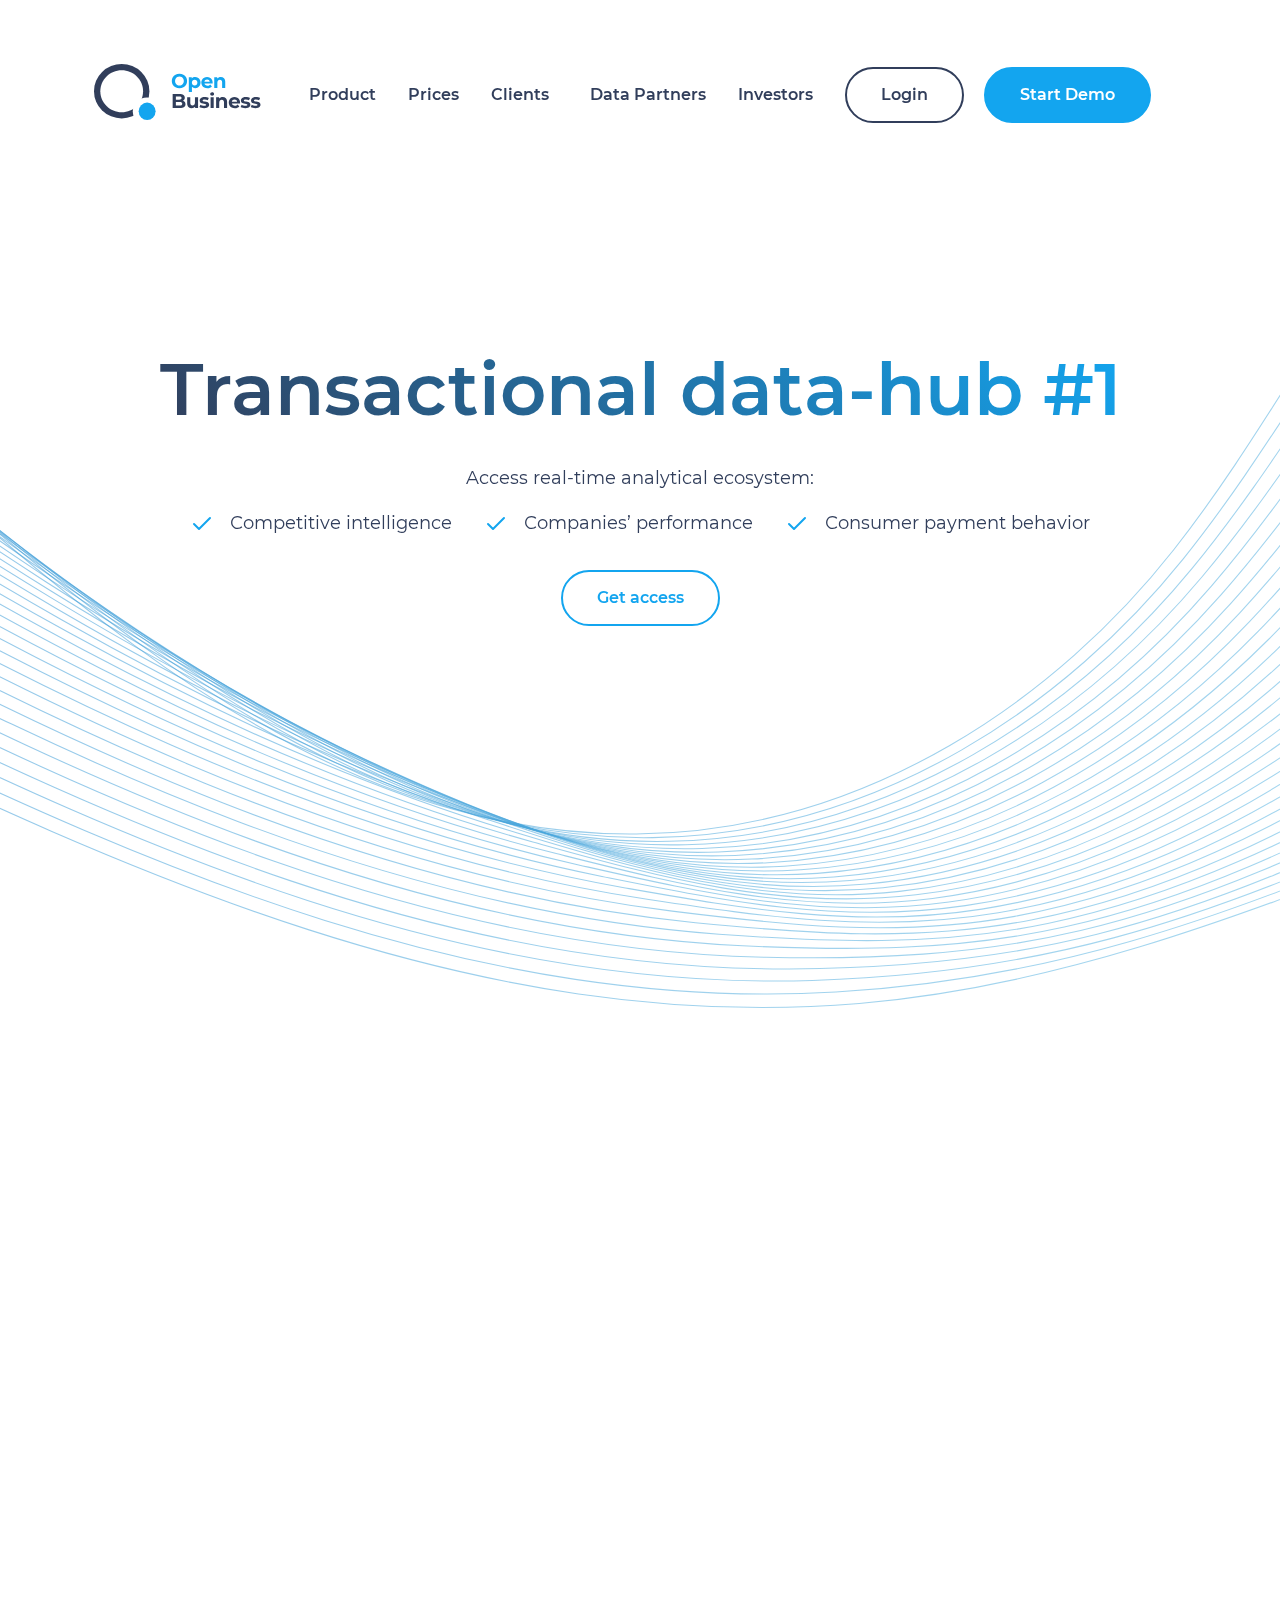
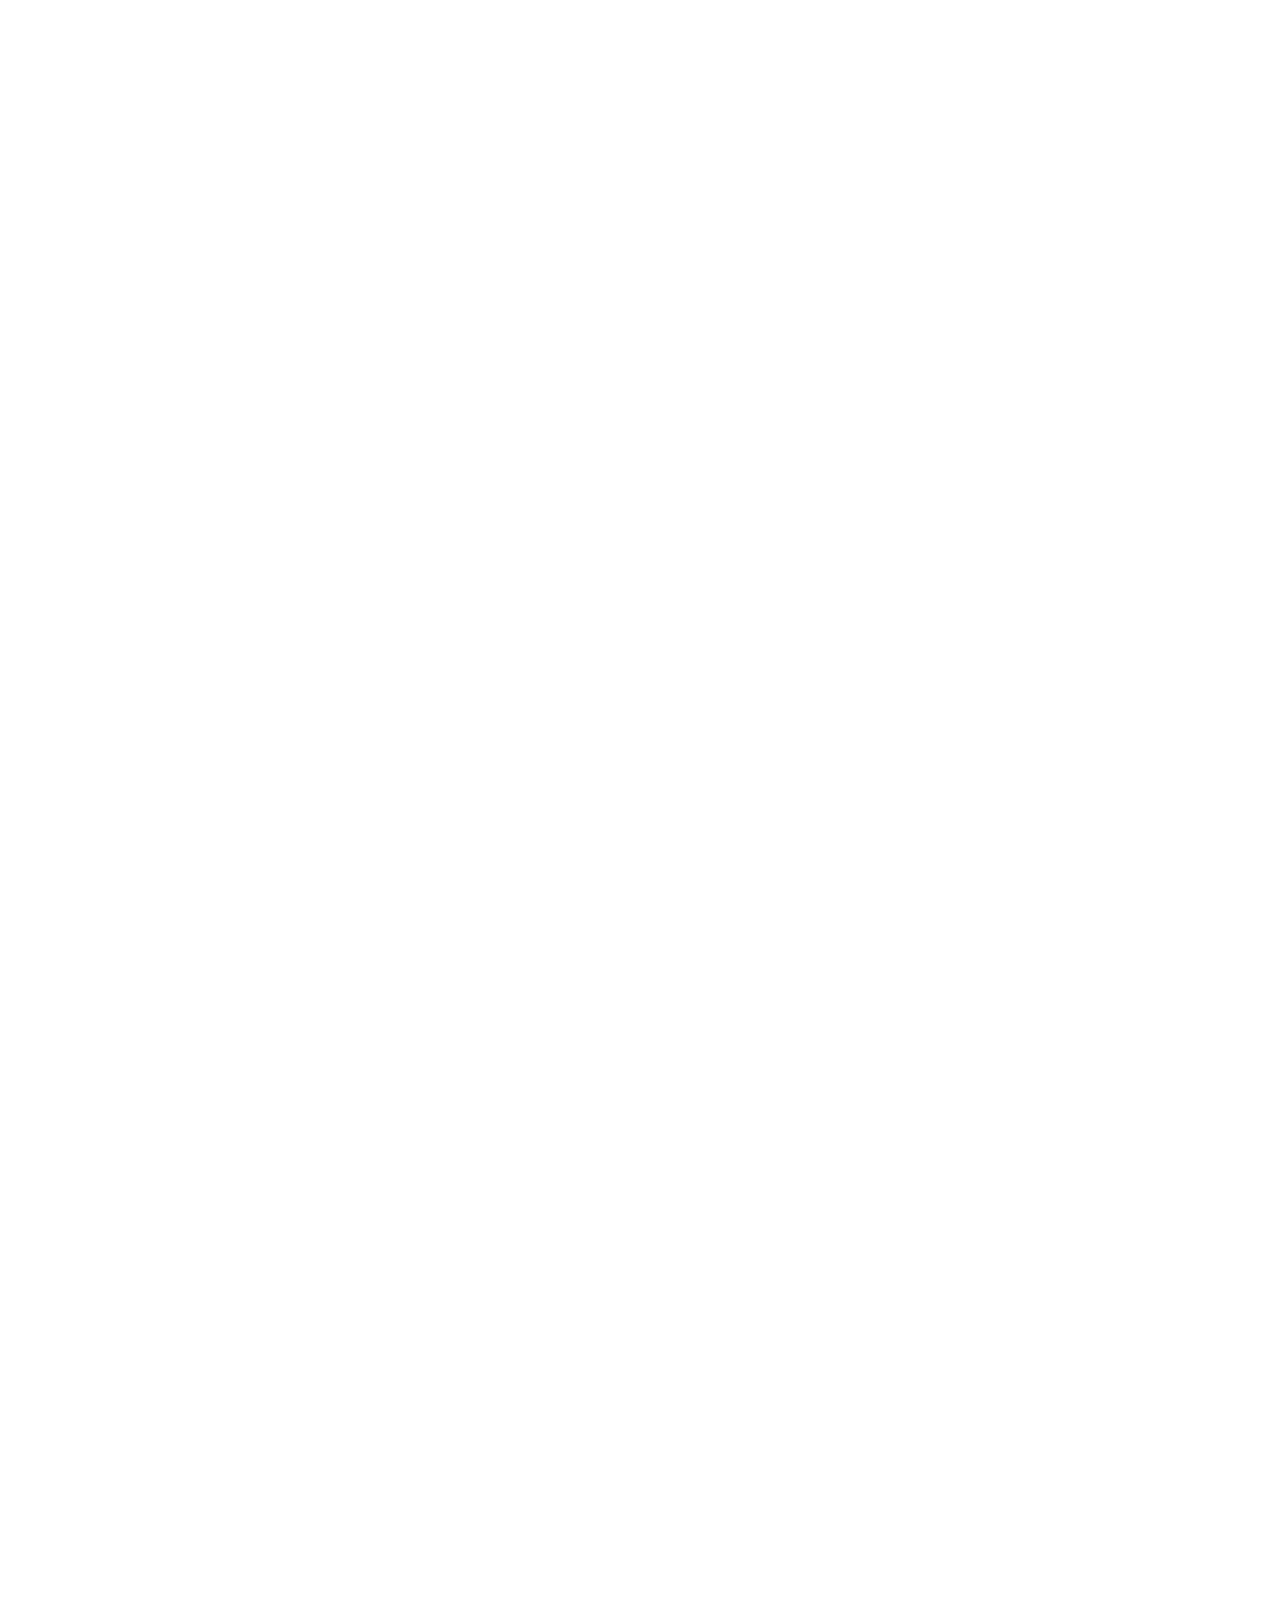
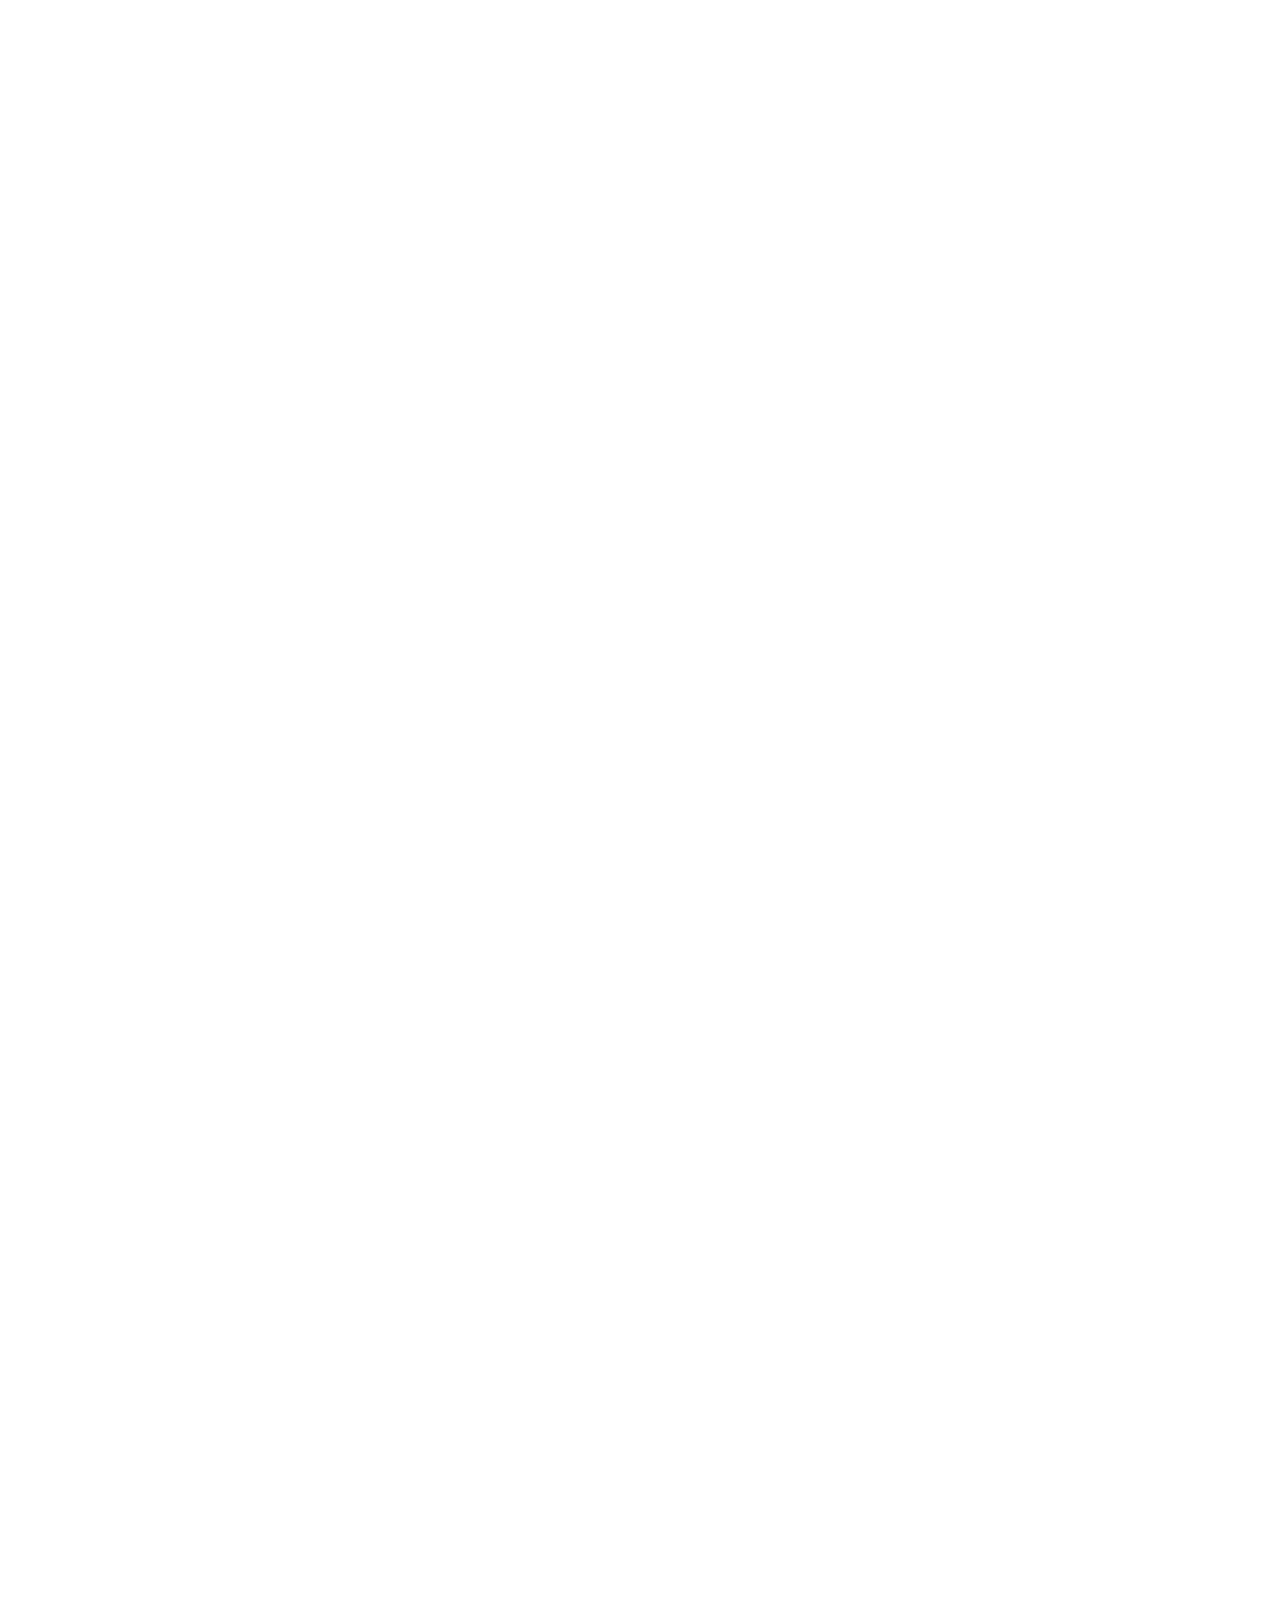
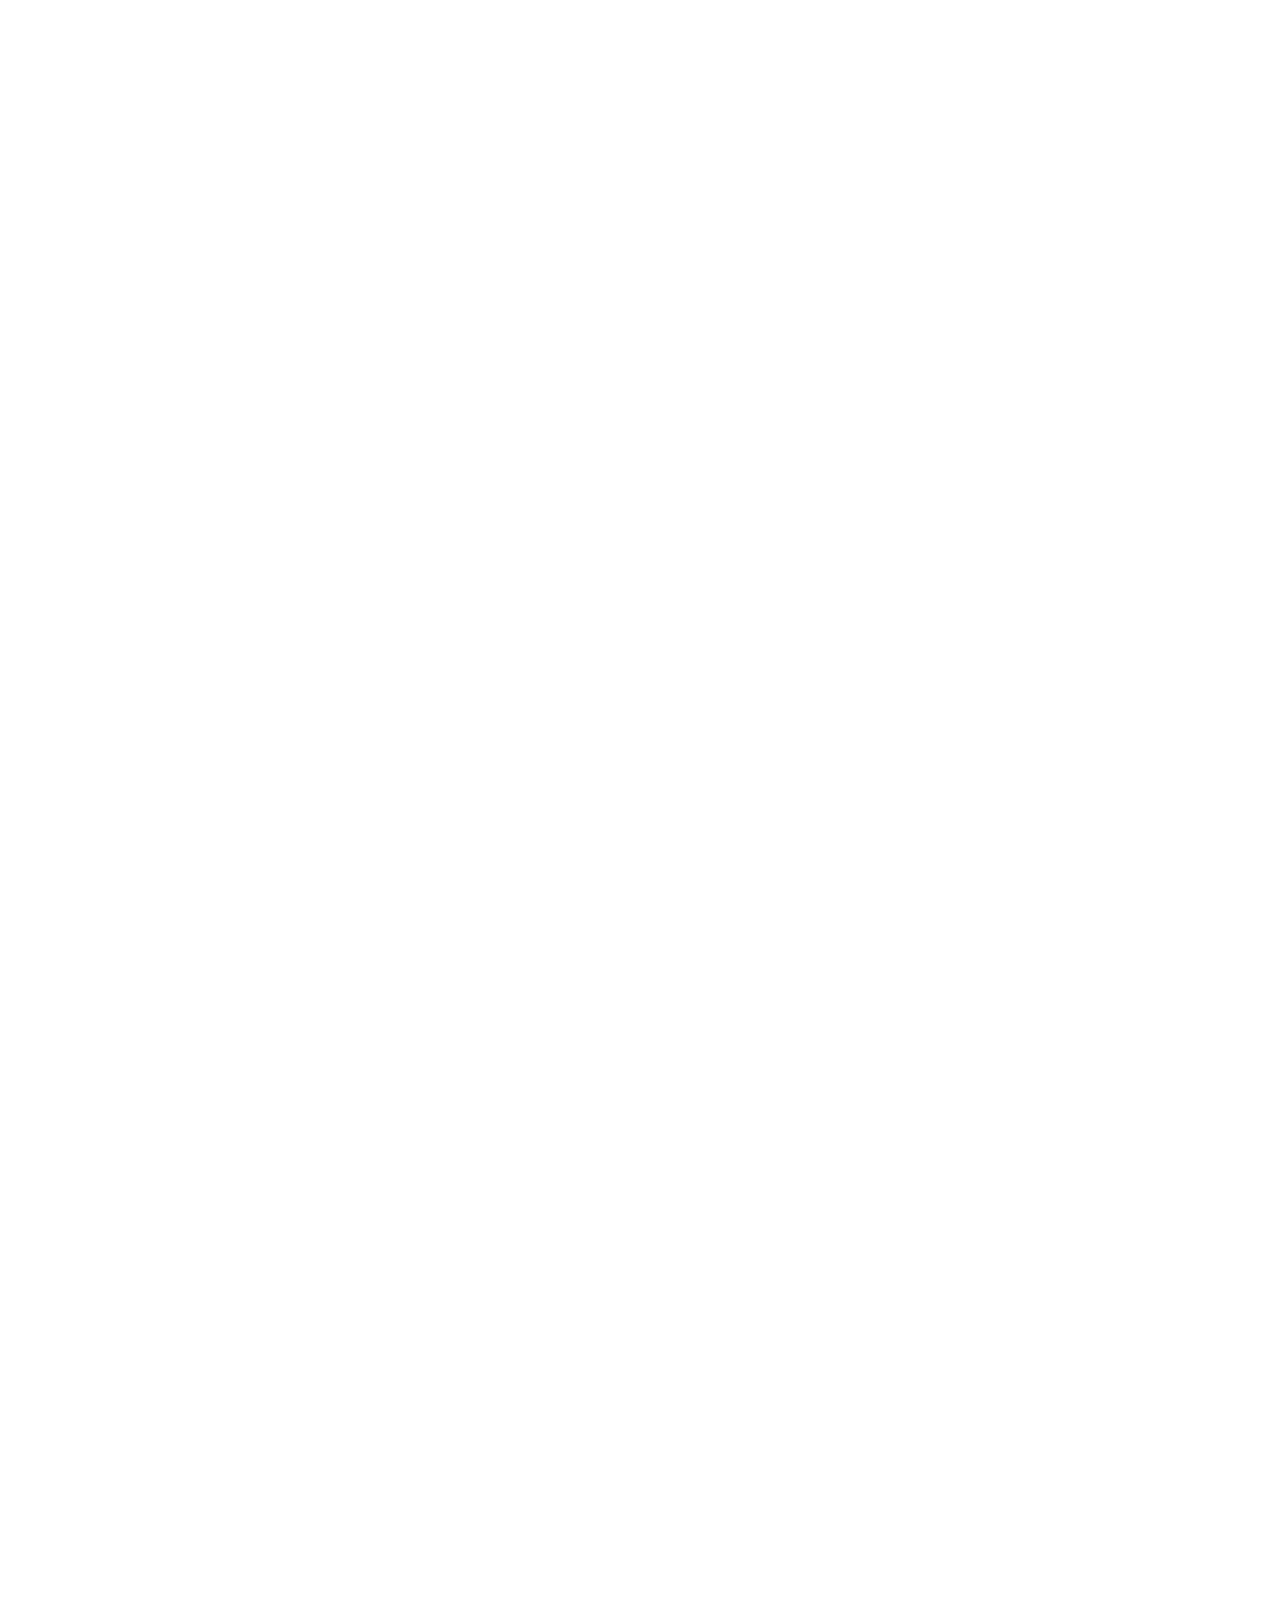
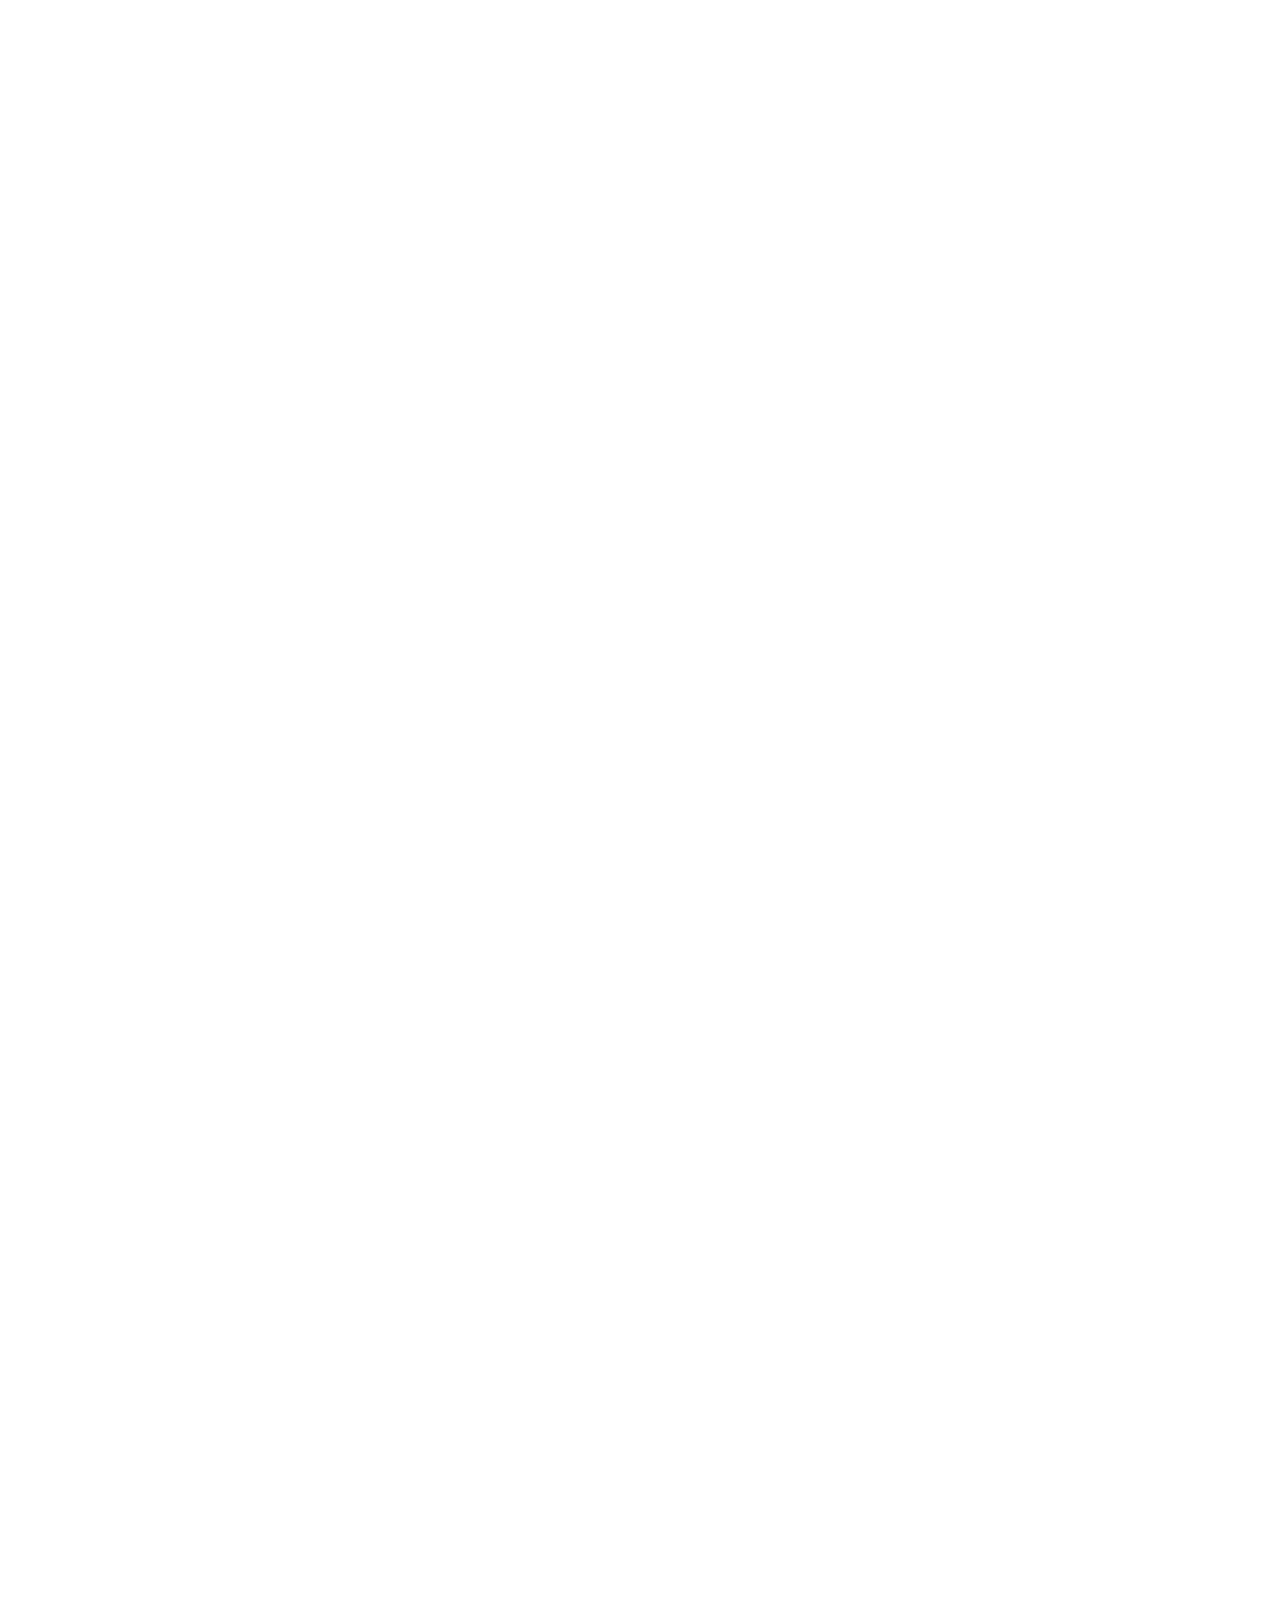
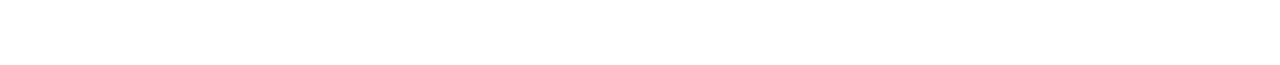
<file: index.html>
<!DOCTYPE html>
<html lang="en">
<head>
    <meta charset="UTF-8">
    <meta content="width=device-width, initial-scale=1.0" name="viewport">
    <meta content="" name="description">
    <meta content="" name="keywords">
    <link rel="apple-touch-icon" sizes="180x180" href="apple-touch-icon.png">
    <link rel="icon" type="image/png" sizes="32x32" href="favicon-32x32.png">
    <link rel="icon" type="image/png" sizes="16x16" href="favicon-16x16.png">
    <link rel="manifest" href="site.webmanifest">
    <link href="css/libs.min.css" rel="stylesheet">
    <link href="css/style.min.css" rel="stylesheet">
    <title>Open Business</title>
</head>

<body>
	<header class="header mb-3 mt-lg-4 w-100 position-absolute">
    <div class="container">
        <div class="d-flex flex-wrap align-items-center navbar navbar-expand-xl">
            <a href="/" class="navbar-brand d-flex align-items-center py-0 text-dark text-decoration-none">
                <svg viewBox="0 0 167 62" fill="none" xmlns="http://www.w3.org/2000/svg">
<path d="M85.44 24.24C83.9867 24.24 82.6733 23.9267 81.5 23.3C80.34 22.6733 79.4267 21.8133 78.76 20.72C78.1067 19.6133 77.78 18.3733 77.78 17C77.78 15.6267 78.1067 14.3933 78.76 13.3C79.4267 12.1933 80.34 11.3267 81.5 10.7C82.6733 10.0733 83.9867 9.76 85.44 9.76C86.8933 9.76 88.2 10.0733 89.36 10.7C90.52 11.3267 91.4333 12.1933 92.1 13.3C92.7667 14.3933 93.1 15.6267 93.1 17C93.1 18.3733 92.7667 19.6133 92.1 20.72C91.4333 21.8133 90.52 22.6733 89.36 23.3C88.2 23.9267 86.8933 24.24 85.44 24.24ZM85.44 21.48C86.2667 21.48 87.0133 21.2933 87.68 20.92C88.3467 20.5333 88.8667 20 89.24 19.32C89.6267 18.64 89.82 17.8667 89.82 17C89.82 16.1333 89.6267 15.36 89.24 14.68C88.8667 14 88.3467 13.4733 87.68 13.1C87.0133 12.7133 86.2667 12.52 85.44 12.52C84.6133 12.52 83.8667 12.7133 83.2 13.1C82.5333 13.4733 82.0067 14 81.62 14.68C81.2467 15.36 81.06 16.1333 81.06 17C81.06 17.8667 81.2467 18.64 81.62 19.32C82.0067 20 82.5333 20.5333 83.2 20.92C83.8667 21.2933 84.6133 21.48 85.44 21.48ZM101.175 13.08C102.175 13.08 103.082 13.3133 103.895 13.78C104.722 14.2333 105.368 14.88 105.835 15.72C106.302 16.5467 106.535 17.5133 106.535 18.62C106.535 19.7267 106.302 20.7 105.835 21.54C105.368 22.3667 104.722 23.0133 103.895 23.48C103.082 23.9333 102.175 24.16 101.175 24.16C99.8017 24.16 98.7217 23.7267 97.935 22.86V27.88H94.815V13.24H97.795V14.48C98.5683 13.5467 99.695 13.08 101.175 13.08ZM100.635 21.6C101.435 21.6 102.088 21.3333 102.595 20.8C103.115 20.2533 103.375 19.5267 103.375 18.62C103.375 17.7133 103.115 16.9933 102.595 16.46C102.088 15.9133 101.435 15.64 100.635 15.64C99.835 15.64 99.175 15.9133 98.655 16.46C98.1483 16.9933 97.895 17.7133 97.895 18.62C97.895 19.5267 98.1483 20.2533 98.655 20.8C99.175 21.3333 99.835 21.6 100.635 21.6ZM118.664 18.66C118.664 18.7 118.644 18.98 118.604 19.5H110.464C110.61 20.1667 110.957 20.6933 111.504 21.08C112.05 21.4667 112.73 21.66 113.544 21.66C114.104 21.66 114.597 21.58 115.024 21.42C115.464 21.2467 115.87 20.98 116.244 20.62L117.904 22.42C116.89 23.58 115.41 24.16 113.464 24.16C112.25 24.16 111.177 23.9267 110.244 23.46C109.31 22.98 108.59 22.32 108.084 21.48C107.577 20.64 107.324 19.6867 107.324 18.62C107.324 17.5667 107.57 16.62 108.064 15.78C108.57 14.9267 109.257 14.2667 110.124 13.8C111.004 13.32 111.984 13.08 113.064 13.08C114.117 13.08 115.07 13.3067 115.924 13.76C116.777 14.2133 117.444 14.8667 117.924 15.72C118.417 16.56 118.664 17.54 118.664 18.66ZM113.084 15.44C112.377 15.44 111.784 15.64 111.304 16.04C110.824 16.44 110.53 16.9867 110.424 17.68H115.724C115.617 17 115.324 16.46 114.844 16.06C114.364 15.6467 113.777 15.44 113.084 15.44ZM126.781 13.08C128.114 13.08 129.187 13.48 130.001 14.28C130.827 15.08 131.241 16.2667 131.241 17.84V24H128.121V18.32C128.121 17.4667 127.934 16.8333 127.561 16.42C127.187 15.9933 126.647 15.78 125.941 15.78C125.154 15.78 124.527 16.0267 124.061 16.52C123.594 17 123.361 17.72 123.361 18.68V24H120.241V13.24H123.221V14.5C123.634 14.0467 124.147 13.7 124.761 13.46C125.374 13.2067 126.047 13.08 126.781 13.08Z" fill="#13A5EF"/>
<path d="M88.94 36.72C89.74 36.9733 90.3667 37.4 90.82 38C91.2733 38.5867 91.5 39.3133 91.5 40.18C91.5 41.4067 91.02 42.3533 90.06 43.02C89.1133 43.6733 87.7267 44 85.9 44H78.66V30H85.5C87.2067 30 88.5133 30.3267 89.42 30.98C90.34 31.6333 90.8 32.52 90.8 33.64C90.8 34.32 90.6333 34.9267 90.3 35.46C89.98 35.9933 89.5267 36.4133 88.94 36.72ZM81.88 32.44V35.74H85.1C85.9 35.74 86.5067 35.6 86.92 35.32C87.3333 35.04 87.54 34.6267 87.54 34.08C87.54 33.5333 87.3333 33.1267 86.92 32.86C86.5067 32.58 85.9 32.44 85.1 32.44H81.88ZM85.66 41.56C86.5133 41.56 87.1533 41.42 87.58 41.14C88.02 40.86 88.24 40.4267 88.24 39.84C88.24 38.68 87.38 38.1 85.66 38.1H81.88V41.56H85.66ZM104.073 33.24V44H101.113V42.72C100.7 43.1867 100.206 43.5467 99.633 43.8C99.0596 44.04 98.4396 44.16 97.773 44.16C96.3596 44.16 95.2396 43.7533 94.413 42.94C93.5863 42.1267 93.173 40.92 93.173 39.32V33.24H96.293V38.86C96.293 40.5933 97.0196 41.46 98.473 41.46C99.2196 41.46 99.8196 41.22 100.273 40.74C100.726 40.2467 100.953 39.52 100.953 38.56V33.24H104.073ZM110.083 44.16C109.19 44.16 108.317 44.0533 107.463 43.84C106.61 43.6133 105.93 43.3333 105.423 43L106.463 40.76C106.943 41.0667 107.523 41.32 108.203 41.52C108.883 41.7067 109.55 41.8 110.203 41.8C111.523 41.8 112.183 41.4733 112.183 40.82C112.183 40.5133 112.003 40.2933 111.643 40.16C111.283 40.0267 110.73 39.9133 109.983 39.82C109.103 39.6867 108.377 39.5333 107.803 39.36C107.23 39.1867 106.73 38.88 106.303 38.44C105.89 38 105.683 37.3733 105.683 36.56C105.683 35.88 105.877 35.28 106.263 34.76C106.663 34.2267 107.237 33.8133 107.983 33.52C108.743 33.2267 109.637 33.08 110.663 33.08C111.423 33.08 112.177 33.1667 112.923 33.34C113.683 33.5 114.31 33.7267 114.803 34.02L113.763 36.24C112.817 35.7067 111.783 35.44 110.663 35.44C109.997 35.44 109.497 35.5333 109.163 35.72C108.83 35.9067 108.663 36.1467 108.663 36.44C108.663 36.7733 108.843 37.0067 109.203 37.14C109.563 37.2733 110.137 37.4 110.923 37.52C111.803 37.6667 112.523 37.8267 113.083 38C113.643 38.16 114.13 38.46 114.543 38.9C114.957 39.34 115.163 39.9533 115.163 40.74C115.163 41.4067 114.963 42 114.563 42.52C114.163 43.04 113.577 43.4467 112.803 43.74C112.043 44.02 111.137 44.16 110.083 44.16ZM116.588 33.24H119.708V44H116.588V33.24ZM118.148 31.74C117.575 31.74 117.108 31.5733 116.748 31.24C116.388 30.9067 116.208 30.4933 116.208 30C116.208 29.5067 116.388 29.0933 116.748 28.76C117.108 28.4267 117.575 28.26 118.148 28.26C118.722 28.26 119.188 28.42 119.548 28.74C119.908 29.06 120.088 29.46 120.088 29.94C120.088 30.46 119.908 30.8933 119.548 31.24C119.188 31.5733 118.722 31.74 118.148 31.74ZM128.644 33.08C129.977 33.08 131.051 33.48 131.864 34.28C132.691 35.08 133.104 36.2667 133.104 37.84V44H129.984V38.32C129.984 37.4667 129.797 36.8333 129.424 36.42C129.051 35.9933 128.511 35.78 127.804 35.78C127.017 35.78 126.391 36.0267 125.924 36.52C125.457 37 125.224 37.72 125.224 38.68V44H122.104V33.24H125.084V34.5C125.497 34.0467 126.011 33.7 126.624 33.46C127.237 33.2067 127.911 33.08 128.644 33.08ZM146.089 38.66C146.089 38.7 146.069 38.98 146.029 39.5H137.889C138.036 40.1667 138.383 40.6933 138.929 41.08C139.476 41.4667 140.156 41.66 140.969 41.66C141.529 41.66 142.023 41.58 142.449 41.42C142.889 41.2467 143.296 40.98 143.669 40.62L145.329 42.42C144.316 43.58 142.836 44.16 140.889 44.16C139.676 44.16 138.603 43.9267 137.669 43.46C136.736 42.98 136.016 42.32 135.509 41.48C135.003 40.64 134.749 39.6867 134.749 38.62C134.749 37.5667 134.996 36.62 135.489 35.78C135.996 34.9267 136.683 34.2667 137.549 33.8C138.429 33.32 139.409 33.08 140.489 33.08C141.543 33.08 142.496 33.3067 143.349 33.76C144.203 34.2133 144.869 34.8667 145.349 35.72C145.843 36.56 146.089 37.54 146.089 38.66ZM140.509 35.44C139.803 35.44 139.209 35.64 138.729 36.04C138.249 36.44 137.956 36.9867 137.849 37.68H143.149C143.043 37 142.749 36.46 142.269 36.06C141.789 35.6467 141.203 35.44 140.509 35.44ZM151.287 44.16C150.393 44.16 149.52 44.0533 148.667 43.84C147.813 43.6133 147.133 43.3333 146.627 43L147.667 40.76C148.147 41.0667 148.727 41.32 149.407 41.52C150.087 41.7067 150.753 41.8 151.407 41.8C152.727 41.8 153.387 41.4733 153.387 40.82C153.387 40.5133 153.207 40.2933 152.847 40.16C152.487 40.0267 151.933 39.9133 151.187 39.82C150.307 39.6867 149.58 39.5333 149.007 39.36C148.433 39.1867 147.933 38.88 147.507 38.44C147.093 38 146.887 37.3733 146.887 36.56C146.887 35.88 147.08 35.28 147.467 34.76C147.867 34.2267 148.44 33.8133 149.187 33.52C149.947 33.2267 150.84 33.08 151.867 33.08C152.627 33.08 153.38 33.1667 154.127 33.34C154.887 33.5 155.513 33.7267 156.007 34.02L154.967 36.24C154.02 35.7067 152.987 35.44 151.867 35.44C151.2 35.44 150.7 35.5333 150.367 35.72C150.033 35.9067 149.867 36.1467 149.867 36.44C149.867 36.7733 150.047 37.0067 150.407 37.14C150.767 37.2733 151.34 37.4 152.127 37.52C153.007 37.6667 153.727 37.8267 154.287 38C154.847 38.16 155.333 38.46 155.747 38.9C156.16 39.34 156.367 39.9533 156.367 40.74C156.367 41.4067 156.167 42 155.767 42.52C155.367 43.04 154.78 43.4467 154.007 43.74C153.247 44.02 152.34 44.16 151.287 44.16ZM161.412 44.16C160.518 44.16 159.645 44.0533 158.792 43.84C157.938 43.6133 157.258 43.3333 156.752 43L157.792 40.76C158.272 41.0667 158.852 41.32 159.532 41.52C160.212 41.7067 160.878 41.8 161.532 41.8C162.852 41.8 163.512 41.4733 163.512 40.82C163.512 40.5133 163.332 40.2933 162.972 40.16C162.612 40.0267 162.058 39.9133 161.312 39.82C160.432 39.6867 159.705 39.5333 159.132 39.36C158.558 39.1867 158.058 38.88 157.632 38.44C157.218 38 157.012 37.3733 157.012 36.56C157.012 35.88 157.205 35.28 157.592 34.76C157.992 34.2267 158.565 33.8133 159.312 33.52C160.072 33.2267 160.965 33.08 161.992 33.08C162.752 33.08 163.505 33.1667 164.252 33.34C165.012 33.5 165.638 33.7267 166.132 34.02L165.092 36.24C164.145 35.7067 163.112 35.44 161.992 35.44C161.325 35.44 160.825 35.5333 160.492 35.72C160.158 35.9067 159.992 36.1467 159.992 36.44C159.992 36.7733 160.172 37.0067 160.532 37.14C160.892 37.2733 161.465 37.4 162.252 37.52C163.132 37.6667 163.852 37.8267 164.412 38C164.972 38.16 165.458 38.46 165.872 38.9C166.285 39.34 166.492 39.9533 166.492 40.74C166.492 41.4067 166.292 42 165.892 42.52C165.492 43.04 164.905 43.4467 164.132 43.74C163.372 44.02 162.465 44.16 161.412 44.16Z" fill="#313E5B"/>
<ellipse cx="27.6986" cy="27.2222" rx="27.6986" ry="27.2222" fill="#313E5B"/>
<path d="M49.0662 27.2221C49.0662 38.8201 39.4996 48.2221 27.6987 48.2221C15.8977 48.2221 6.33118 38.8201 6.33118 27.2221C6.33118 15.6242 15.8977 6.22214 27.6987 6.22214C39.4996 6.22214 49.0662 15.6242 49.0662 27.2221Z" fill="white"/>
<path d="M67.2681 47.4444C67.2681 55.1763 60.8904 61.4444 53.0231 61.4444C45.1558 61.4444 38.7781 55.1763 38.7781 47.4444C38.7781 39.7124 45.1558 33.4444 53.0231 33.4444C60.8904 33.4444 67.2681 39.7124 67.2681 47.4444Z" fill="white"/>
<ellipse cx="53.13" cy="47.2973" rx="8.47" ry="8.7027" fill="#13A5EF"/>
</svg>

            </a>

            <button class="btn btn-primary navbar-toggler" type="button" data-bs-toggle="offcanvas" data-bs-target="#offcanvas" aria-controls="offcanvas" aria-label="Toggle navigation"></button>

            <div class="offcanvas offcanvas-start <!--active show-->" tabindex="-1" id="offcanvas" aria-labelledby="offcanvasLabel">
                <button type="button" class="btn-close btn-close-white text-reset position-absolute end-0 top-0 mt-2 me-n4" data-bs-dismiss="offcanvas" aria-label="Close"></button>

                <div class="nav-mobile offcanvas-body d-flex align-items-xl-center flex-xl-row flex-column justify-content-between align-items-stretch pb-5 pb-xl-0">
                    <ul class="nav nav-bb col-12 col-lg mb-2 justify-content-start mb-md-0 ms-xl-2 flex-column flex-xl-row">
                        <li class="mx-lg-2 d-xl-none"><a href="/" class="nav-link px-0">Home</a></li>
                        <li class="mx-lg-2"><a href="product.html" class="nav-link px-0">Product</a></li>
                        <li class="mx-lg-2"><a href="prices.html" class="nav-link px-0">Prices</a></li>
                        <li class="mx-lg-2 me-lg-auto"><a href="clients.html" class="nav-link px-0">Clients</a></li>
                        <li class="mx-lg-2 d-sm-none"><a href="about-us.html" class="nav-link px-0">About Us</a></li>
                        <li class="mx-lg-2"><a href="data-partners.html" class="nav-link px-0">Data Partners</a></li>
                        <li class="mx-lg-2"><a href="investors.html" class="nav-link px-0">Investors</a></li>
                    </ul>

                    <div class="ms-lg-2 d-none d-xl-block">
<!--                        <a href="#modalForm" data-bs-toggle="modal" role="button" class="btn btn-outline-secondary rounded-pill me-2">Login</a>-->
                        <a href="https://my.openb24.com/auth/login" class="btn btn-outline-secondary rounded-pill me-2">Login</a>
                        <a href="#modalForm" class="btn btn-primary rounded-pill" data-bs-toggle="modal" role="button">Start Demo</a>
                    </div>

                    <ul class="nav-mobile__login nav col-12 col-xl justify-content-start flex-column d-xl-none">
                        <li><a href="https://my.openb24.com/auth/login" class="nav-link px-0"><svg class="icon icon-sprite--man me-2">
  <use xlink:href="img/sprite.svg#sprite--man" />
</svg>Login</a></li>
                        <li><a href="#modalSuccess" data-bs-toggle="modal" role="button" class="nav-link px-0"><svg class="icon icon-sprite--zap me-2">
  <use xlink:href="img/sprite.svg#sprite--zap" />
</svg>Start Demo</a></li>
                    </ul>

                    <div class="nav-mobile__bottom d-flex d-xl-none position-absolute bottom-0 start-0 end-0 text-center border-top">
                        <a href="" class="col d-flex justify-content-center align-items-center"><svg class="icon icon-sprite--phone">
  <use xlink:href="img/sprite.svg#sprite--phone" />
</svg></a>
                        <a href="" class="col d-flex justify-content-center align-items-center"><svg class="icon icon-sprite--telegram">
  <use xlink:href="img/sprite.svg#sprite--telegram" />
</svg></a>
                        <a href="" class="col d-flex justify-content-center align-items-center"><svg class="icon icon-sprite--whatsapp">
  <use xlink:href="img/sprite.svg#sprite--whatsapp" />
</svg></a>
                        <a href="" class="col d-flex justify-content-center align-items-center"><svg class="icon icon-sprite--mail">
  <use xlink:href="img/sprite.svg#sprite--mail" />
</svg>
                        </a>
                    </div>
                </div>
            </div>

        </div>
    </div>
</header>
<main class="main bg1 fullpage" data-aos="zoom-out-up">
    <div class="container pb-3 pb-lg-6">
        <div class="main__content d-flex flex-column justify-content-center align-items-start align-items-lg-center text-lg-center">
            
            <h1 class="color-gradient" data-aos="fade-up" data-aos-delay="100">Transactional data-hub #1</h1>
            <div class="col-lg-10 col-auto description mt-1 mt-lg-2" data-aos="fade-up" data-aos-delay="400"><p>Access real-time analytical ecosystem:</p><ul class="list-inline list-tick"><li class="list-inline-item">Сompetitive intelligence</li><li class="list-inline-item">Сompanies’ performance</li><li class="list-inline-item">Сonsumer payment behavior</li></ul></div>
            
            <div data-aos="fade-up" data-aos-delay="700"><a href="#modalForm" data-bs-toggle="modal" role="button" class="btn btn-outline-primary rounded-pill mt-2">Get access</a></div>
            
        </div>
    </div>
</main>

	<section class="mt-1 py-3 py-lg-6">
		<div class="container">
			<div class="row align-items-center">
				<div class="col-12 col-xl-6 text-center pe-lg-4" data-aos="fade-right">
					<picture class="d-flex justify-content-center align-items-center image-tilt">
    <source media="(max-width: 991.98px)" type="image/webp" srcset="img/strategic-desigions-mob.webp">
    <source media="(min-width: 992px)" type="image/webp" srcset="img/strategic-desigions.webp">
    <source media="(max-width: 991.98px)" srcset="img/strategic-desigions-mob.png">
    <source media="(min-width: 992px)" srcset="img/strategic-desigions.png">
    <img class="img-fluid" src="img/strategic-desigions.png" alt="strategic-desigions">
</picture>
				</div>
				<div class="col-12 col-xl-6 pt-6 pt-xl-0" data-aos="fade-left">
					<h3>The perfect place for deep transformation</h3>
					<div class="description mt-3">
						<p>We believe that consumers’ payment behavior is the most reliable intelligence for businesses and investors. To improve their strategic decision-making we transform billions of transactions into actionable business insights.</p>
						<p>Get the essence of market opportunities easier than  a weather forecast on our instantly updated analytical platform.</p>
					</div>
				</div>
			</div>
		</div>
	</section>

	<section class="welcome d-flex align-items-center py-6 bg2" data-aos="fade-left">
		<div class="container-fluid text-center">
			<div class="display-3 color-gradient mb-0" data-aos="zoom-in" data-aos-class="text-focus-in">welcome</div>
			<div class="description h3 mt-lg-n2" data-aos="flip-up" data-aos-delay="600">to the Big Picture!</div>
		</div>
	</section>

	<section class="py-3 py-lg-6" data-aos="fade-up">
		<div class="container">
			<ul class="nav nav-tabs justify-content-between text-nowrap flex-nowrap disable-scrollbars overflow-x-scroll mb-3 mb-lg-6 me-n8" id="myTab" role="tablist" data-aos="fade-up">
				<li class="nav-item me-3" role="presentation">
					<button class="nav-link fw-normal px-0 active" id="market-tab" data-bs-toggle="tab" data-bs-target="#market" type="button" role="tab" aria-controls="market" aria-selected="true">Market study</button>
				</li>
				<li class="nav-item me-3" role="presentation">
					<button class="nav-link fw-normal px-0" id="competitive-tab" data-bs-toggle="tab" data-bs-target="#competitive" type="button" role="tab" aria-controls="competitive" aria-selected="false">Competitive Intelligence</button>
				</li>
				<li class="nav-item me-3" role="presentation">
					<button class="nav-link fw-normal px-0" id="insights-tab" data-bs-toggle="tab" data-bs-target="#insights" type="button" role="tab" aria-controls="insights" aria-selected="false">Consumers’ payment insights</button>
				</li>
				<li class="nav-item me-3" role="presentation">
					<button class="nav-link fw-normal px-0" id="tracking-tab" data-bs-toggle="tab" data-bs-target="#tracking" type="button" role="tab" aria-controls="tracking" aria-selected="false">POS revenue tracking</button>
				</li>
				<li class="nav-item me-3" role="presentation">
					<button class="nav-link fw-normal px-0" id="investment-tab" data-bs-toggle="tab" data-bs-target="#investment" type="button" role="tab" aria-controls="investment" aria-selected="false">Investment potential</button>
				</li>
			</ul>
			<div class="tab-content pt-lg-4" id="myTabContent">
				<div class="tab-pane fade show active" id="market" role="tabpanel" aria-labelledby="market-tab">
    <div class="row align-items-center gy-3">
        <div class="col-12 col-lg-5" data-aos="fade-right">
            <h3>How big is your market share?</h3>
            <div class="description pt-2"><p>Win the market by accessing actionable metrics through narrative and instantly updated analytical platform.</p><p>Both market leaders and startups ought to get straight what is happening in their niche.</p></div>
            <a href="product.html" class="btn btn-outline-primary rounded-pill mt-2">Learn more</a>
        </div>
        <div class="col-12 col-lg-7 order-first order-lg-0 ps-lg-4" data-aos="fade-left">
            <picture class="d-flex justify-content-center align-items-center image-tilt">
    <source srcset="img/market.webp" type="image/webp">
    <img class="img-fluid img-drop-shadow" src="img/market.png" alt="market">
</picture>
        </div>
    </div>
</div><div class="tab-pane fade " id="competitive" role="tabpanel" aria-labelledby="competitive-tab">
    <div class="row align-items-center gy-3">
        <div class="col-12 col-lg-5" data-aos="fade-right">
            <h3>What’s your competitors' revenue and the average check this week?</h3>
            <div class="description pt-2"><p>Competitive intelligence provides you with your competitors’ key performance indicators and forms the basis for data-driven management decisions.</p></div>
            <a href="product.html" class="btn btn-outline-primary rounded-pill mt-2">Learn more</a>
        </div>
        <div class="col-12 col-lg-7 order-first order-lg-0 ps-lg-4" data-aos="fade-left">
            <picture class="d-flex justify-content-center align-items-center image-tilt">
    <source srcset="img/competitive.webp" type="image/webp">
    <img class="img-fluid img-drop-shadow" src="img/competitive.png" alt="competitive">
</picture>
        </div>
    </div>
</div><div class="tab-pane fade " id="insights" role="tabpanel" aria-labelledby="insights-tab">
    <div class="row align-items-center gy-3">
        <div class="col-12 col-lg-5" data-aos="fade-right">
            <h3>How loyal are your customers to you along with your competitors?</h3>
            <div class="description pt-2"><p>Get the grounded insights on consumers’ behavior in your competitors’ points of sale, monitor the effectiveness of their marketing activities and optimize your own advertising campaigns</p></div>
            <a href="product.html" class="btn btn-outline-primary rounded-pill mt-2">Learn more</a>
        </div>
        <div class="col-12 col-lg-7 order-first order-lg-0 ps-lg-4" data-aos="fade-left">
            <picture class="d-flex justify-content-center align-items-center image-tilt">
    <source srcset="img/insights.webp" type="image/webp">
    <img class="img-fluid img-drop-shadow" src="img/insights.png" alt="insights">
</picture>
        </div>
    </div>
</div><div class="tab-pane fade " id="tracking" role="tabpanel" aria-labelledby="tracking-tab">
    <div class="row align-items-center gy-3">
        <div class="col-12 col-lg-5" data-aos="fade-right">
            <h3>What district of the city is preferable for a new POS sales-wize?</h3>
            <div class="description pt-2"><p>In e-commerce and retail we can analyze the market by day or month, with reference to the point of sale, brand, region or country. Track your POS revenue and find growth points, follow regional trends and expand your presence in new markets</p></div>
            <a href="product.html" class="btn btn-outline-primary rounded-pill mt-2">Learn more</a>
        </div>
        <div class="col-12 col-lg-7 order-first order-lg-0 ps-lg-4" data-aos="fade-left">
            <picture class="d-flex justify-content-center align-items-center image-tilt">
    <source srcset="img/tracking.webp" type="image/webp">
    <img class="img-fluid img-drop-shadow" src="img/tracking.png" alt="tracking">
</picture>
        </div>
    </div>
</div><div class="tab-pane fade " id="investment" role="tabpanel" aria-labelledby="investment-tab">
    <div class="row align-items-center gy-3">
        <div class="col-12 col-lg-5" data-aos="fade-right">
            <h3>What can be your next best deal?</h3>
            <div class="description pt-2"><p>Obtain information on companies’ turnover and overall trends in various  market niches for effective investment</p></div>
            <a href="product.html" class="btn btn-outline-primary rounded-pill mt-2">Learn more</a>
        </div>
        <div class="col-12 col-lg-7 order-first order-lg-0 ps-lg-4" data-aos="fade-left">
            <picture class="d-flex justify-content-center align-items-center image-tilt">
    <source srcset="img/investment.webp" type="image/webp">
    <img class="img-fluid img-drop-shadow" src="img/investment.png" alt="investment">
</picture>
        </div>
    </div>
</div>
			</div>
		</div>
	</section>
	
	<div class="bg3" data-aos="zoom-out"></div>

	<section class="py-3 py-lg-6" data-aos="fade-up">
		<div class="container text-lg-center">
			<h2 class="d-inline-block color-gradient mb-3">Real-time validated and reliable data in the service of decision-making</h2>
			<div class="pt-1 pt-lg-3" data-aos="fade-up" data-aos-delay="300">
				<picture class="d-flex justify-content-center align-items-center image-tilt">
    <source media="(max-width: 991.98px)" type="image/webp" srcset="img/platform-mob.webp">
    <source media="(min-width: 992px)" type="image/webp" srcset="img/platform.webp">
    <source media="(max-width: 991.98px)" srcset="img/platform-mob.png">
    <source media="(min-width: 992px)" srcset="img/platform.png">
    <img class="img-fluid" src="img/platform.png" alt="platform">
</picture>
			</div>
			<div class="description mt-3" data-aos="fade-up" data-aos-delay="600">
				<p class="mb-0">Transactional data-collaboration is a driving force of our business. We build a unique ecosystem where traditional banks or fintechs share with us billions of anonymized consumers’ transactions in the most safe and efficient way.</p>
			</div>
			<a href="#modalForm" data-bs-toggle="modal" role="button" class="btn btn-outline-primary rounded-pill mt-3 d-block d-sm-inline-block" data-aos="fade-up" data-aos-delay="900">Join us as a Data Partner</a>
		</div>
	</section>
	
	<div class="bg4 my-n6 my-lg-n7" data-aos="zoom-out-right"></div>

	<section class="py-3 py-lg-6" data-aos="fade-up">
    <div class="container">
        <div class="d-flex flex-column align-items-lg-center">
            <h2 class="color-gradient">Trusted by</h2>
            <div class="description mt-1 text-lg-center" data-aos="fade-up" data-aos-delay="300">
                <p>Insights help you stay ahead, be faster, more efficient and earn more. The OpenBusiness platform allows you to put analysis of your competitors’ performance into casual practice.</p>
            </div>
            <div class="justify-content-between justify-content-lg-center text-center align-items-center row row-cols-2 row-cols-lg-4 mt-2" data-aos="fade-up" data-aos-delay="600">
                <div class="col p-3 p-lg-4" data-aos="zoom-in" data-aos-delay="350"><img class="img-fluid image-tilt" src="img/marc-formelle.png" alt="Marc Formelle"></div>
                <div class="col p-3 p-lg-4" data-aos="zoom-in" data-aos-delay="500"><img class="img-fluid image-tilt" src="img/ziko.png" alt="ZIKO"></div>
                <div class="col p-3 p-lg-4" data-aos="zoom-in" data-aos-delay="400"><img class="img-fluid image-tilt" src="img/kpabt.png" alt="кравт"></div>
                <div class="col p-3 p-lg-4" data-aos="zoom-in" data-aos-delay="700"><img class="img-fluid image-tilt" src="img/oma.png" alt="ОМА"></div>
                <div class="col p-3 p-lg-4" data-aos="zoom-in" data-aos-delay="550"><img class="img-fluid image-tilt" src="img/civitta.png" alt="civitta"></div>
                <div class="col p-3 p-lg-4" data-aos="zoom-in" data-aos-delay="550"><img class="img-fluid image-tilt" src="img/belwest.png" alt="belwest"></div>
            </div>
        </div>
    </div>
</section>

	<div class="bg5" data-aos="zoom-out"></div>

	<section class="py-3 py-lg-6 swiper" data-aos="fade-up">
    <div class="container">
        <div class="d-flex flex-column flex-lg-row justify-content-between align-items-lg-center mb-8 mb-lg-4">
            <h2 class="color-gradient">Our clients say</h2>
            <div class="d-none d-lg-block">
                <div class="swiper-button swiper-button-prev d-inline-flex align-items-center justify-content-center me-3"><svg class="icon-sprite--arrow-left">
  <use xlink:href="img/sprite.svg#sprite--arrow-left" />
</svg></div>
                <div class="swiper-button swiper-button-next d-inline-flex align-items-center justify-content-center"><svg class="icon-sprite--arrow-right">
  <use xlink:href="img/sprite.svg#sprite--arrow-right" />
</svg></div>
            </div>
        </div>

        <div class="clients-slider" data-aos="fade-up" data-aos-delay="300">
            <div class="swiper-wrapper">
            <div class="swiper-slide">
    <div class="clients-slider__item p-3 p-lg-4 border rounded">
        <div class="d-flex align-items-center">
            <div class="clients-slider__picture rounded-circle flex-shrink-0">
                
                    <img alt="" src="img/ava-voronchuk.png" class="w-100 h-100">
                
            </div>
            <div class="d-flex flex-column ms-2 ms-lg-3">
                <div class="clients-slider__name fw-bold">Ekaterina Voronchuk</div>
                <div class="clients-slider__post">Mark Formelle,<br>Marketing Director</div>
            </div>
        </div>
        <div class="clients-slider__description mt-8 mt-lg-3 overflow-hidden collapse" id="clients-slider__description1">
            <p>The work of an analyst in retail often comes down only to analyzing the deviation of the "fact" from the "plan" or the deviation of the "fact" from the "fact" of past periods.</p><p>And what about comparing your performance with the "fact" of your competitors? This option was not available before,  but today it is provided by OpenBusiness. The analytical platform opens your eyes to such issues as the reasons for the growth or decline in sales, the success of advertising campaigns in comparison with other market players, as well as who our “ the most aggressive” competitor really is.</p>
        </div>
        <button class="btn btn-link collapsed clients-slider__description-toggle p-0 border-0" type="button" data-bs-toggle="collapse" data-bs-target="#clients-slider__description1" aria-expanded="false" aria-controls="clients-slider__description1">Read more</button>
    </div>
</div><div class="swiper-slide">
    <div class="clients-slider__item p-3 p-lg-4 border rounded">
        <div class="d-flex align-items-center">
            <div class="clients-slider__picture rounded-circle flex-shrink-0">
                
                    <img alt="" src="img/ava-bulah.png" class="w-100 h-100">
                
            </div>
            <div class="d-flex flex-column ms-2 ms-lg-3">
                <div class="clients-slider__name fw-bold">Alexander Bulah</div>
                <div class="clients-slider__post">FinTechHub, CEO</div>
            </div>
        </div>
        <div class="clients-slider__description mt-8 mt-lg-3 overflow-hidden collapse" id="clients-slider__description2">
            <p>Insights help you stay ahead, be faster, more efficient and earn more. The OpenBusiness platform allows you to put analysis of your competitors’ performance into casual practice.</p>
        </div>
        <button class="btn btn-link collapsed clients-slider__description-toggle p-0 border-0" type="button" data-bs-toggle="collapse" data-bs-target="#clients-slider__description2" aria-expanded="false" aria-controls="clients-slider__description2">Read more</button>
    </div>
</div>
            </div>
            <div class="swiper-pagination d-flex justify-content-center mt-3 mt-lg-6"></div>
        </div>
    </div>
</section>

	<section class="py-3 py-lg-6" data-aos="fade-up">
		<div class="container">
			<div class="d-flex flex-column align-items-lg-center">
				<h2 class="color-gradient">Test it now and be ahead</h2>
				<div class="description mt-1 text-lg-center" data-aos="fade-up" data-aos-delay="300">
					<p>Improve your strategic decision-making with actionable market insights generated by our powerful analytical ecosystem.</p>
				</div>
				<a href="#modalForm" data-bs-toggle="modal" role="button" class="btn btn-primary rounded-pill mt-3 d-block d-sm-inline-block" data-aos="fade-up" data-aos-delay="600">Request a Demo</a>
			</div>
		</div>
	</section>
	
	<div class="bg6 mb-6 mb-lg-7" data-aos="zoom-out"></div>



	<footer class="footer pt-6 pb-2 pb-lg-6" data-aos="fade-up">
    <div class="container">
        <div class="row">
            <div class="col-12 col-lg-6">
                <a href="/" class="logo d-flex align-items-center py-0 text-dark text-decoration-none">
                    <svg viewBox="0 0 167 62" fill="none" xmlns="http://www.w3.org/2000/svg">
<path d="M85.44 24.24C83.9867 24.24 82.6733 23.9267 81.5 23.3C80.34 22.6733 79.4267 21.8133 78.76 20.72C78.1067 19.6133 77.78 18.3733 77.78 17C77.78 15.6267 78.1067 14.3933 78.76 13.3C79.4267 12.1933 80.34 11.3267 81.5 10.7C82.6733 10.0733 83.9867 9.76 85.44 9.76C86.8933 9.76 88.2 10.0733 89.36 10.7C90.52 11.3267 91.4333 12.1933 92.1 13.3C92.7667 14.3933 93.1 15.6267 93.1 17C93.1 18.3733 92.7667 19.6133 92.1 20.72C91.4333 21.8133 90.52 22.6733 89.36 23.3C88.2 23.9267 86.8933 24.24 85.44 24.24ZM85.44 21.48C86.2667 21.48 87.0133 21.2933 87.68 20.92C88.3467 20.5333 88.8667 20 89.24 19.32C89.6267 18.64 89.82 17.8667 89.82 17C89.82 16.1333 89.6267 15.36 89.24 14.68C88.8667 14 88.3467 13.4733 87.68 13.1C87.0133 12.7133 86.2667 12.52 85.44 12.52C84.6133 12.52 83.8667 12.7133 83.2 13.1C82.5333 13.4733 82.0067 14 81.62 14.68C81.2467 15.36 81.06 16.1333 81.06 17C81.06 17.8667 81.2467 18.64 81.62 19.32C82.0067 20 82.5333 20.5333 83.2 20.92C83.8667 21.2933 84.6133 21.48 85.44 21.48ZM101.175 13.08C102.175 13.08 103.082 13.3133 103.895 13.78C104.722 14.2333 105.368 14.88 105.835 15.72C106.302 16.5467 106.535 17.5133 106.535 18.62C106.535 19.7267 106.302 20.7 105.835 21.54C105.368 22.3667 104.722 23.0133 103.895 23.48C103.082 23.9333 102.175 24.16 101.175 24.16C99.8017 24.16 98.7217 23.7267 97.935 22.86V27.88H94.815V13.24H97.795V14.48C98.5683 13.5467 99.695 13.08 101.175 13.08ZM100.635 21.6C101.435 21.6 102.088 21.3333 102.595 20.8C103.115 20.2533 103.375 19.5267 103.375 18.62C103.375 17.7133 103.115 16.9933 102.595 16.46C102.088 15.9133 101.435 15.64 100.635 15.64C99.835 15.64 99.175 15.9133 98.655 16.46C98.1483 16.9933 97.895 17.7133 97.895 18.62C97.895 19.5267 98.1483 20.2533 98.655 20.8C99.175 21.3333 99.835 21.6 100.635 21.6ZM118.664 18.66C118.664 18.7 118.644 18.98 118.604 19.5H110.464C110.61 20.1667 110.957 20.6933 111.504 21.08C112.05 21.4667 112.73 21.66 113.544 21.66C114.104 21.66 114.597 21.58 115.024 21.42C115.464 21.2467 115.87 20.98 116.244 20.62L117.904 22.42C116.89 23.58 115.41 24.16 113.464 24.16C112.25 24.16 111.177 23.9267 110.244 23.46C109.31 22.98 108.59 22.32 108.084 21.48C107.577 20.64 107.324 19.6867 107.324 18.62C107.324 17.5667 107.57 16.62 108.064 15.78C108.57 14.9267 109.257 14.2667 110.124 13.8C111.004 13.32 111.984 13.08 113.064 13.08C114.117 13.08 115.07 13.3067 115.924 13.76C116.777 14.2133 117.444 14.8667 117.924 15.72C118.417 16.56 118.664 17.54 118.664 18.66ZM113.084 15.44C112.377 15.44 111.784 15.64 111.304 16.04C110.824 16.44 110.53 16.9867 110.424 17.68H115.724C115.617 17 115.324 16.46 114.844 16.06C114.364 15.6467 113.777 15.44 113.084 15.44ZM126.781 13.08C128.114 13.08 129.187 13.48 130.001 14.28C130.827 15.08 131.241 16.2667 131.241 17.84V24H128.121V18.32C128.121 17.4667 127.934 16.8333 127.561 16.42C127.187 15.9933 126.647 15.78 125.941 15.78C125.154 15.78 124.527 16.0267 124.061 16.52C123.594 17 123.361 17.72 123.361 18.68V24H120.241V13.24H123.221V14.5C123.634 14.0467 124.147 13.7 124.761 13.46C125.374 13.2067 126.047 13.08 126.781 13.08Z" fill="#13A5EF"/>
<path d="M88.94 36.72C89.74 36.9733 90.3667 37.4 90.82 38C91.2733 38.5867 91.5 39.3133 91.5 40.18C91.5 41.4067 91.02 42.3533 90.06 43.02C89.1133 43.6733 87.7267 44 85.9 44H78.66V30H85.5C87.2067 30 88.5133 30.3267 89.42 30.98C90.34 31.6333 90.8 32.52 90.8 33.64C90.8 34.32 90.6333 34.9267 90.3 35.46C89.98 35.9933 89.5267 36.4133 88.94 36.72ZM81.88 32.44V35.74H85.1C85.9 35.74 86.5067 35.6 86.92 35.32C87.3333 35.04 87.54 34.6267 87.54 34.08C87.54 33.5333 87.3333 33.1267 86.92 32.86C86.5067 32.58 85.9 32.44 85.1 32.44H81.88ZM85.66 41.56C86.5133 41.56 87.1533 41.42 87.58 41.14C88.02 40.86 88.24 40.4267 88.24 39.84C88.24 38.68 87.38 38.1 85.66 38.1H81.88V41.56H85.66ZM104.073 33.24V44H101.113V42.72C100.7 43.1867 100.206 43.5467 99.633 43.8C99.0596 44.04 98.4396 44.16 97.773 44.16C96.3596 44.16 95.2396 43.7533 94.413 42.94C93.5863 42.1267 93.173 40.92 93.173 39.32V33.24H96.293V38.86C96.293 40.5933 97.0196 41.46 98.473 41.46C99.2196 41.46 99.8196 41.22 100.273 40.74C100.726 40.2467 100.953 39.52 100.953 38.56V33.24H104.073ZM110.083 44.16C109.19 44.16 108.317 44.0533 107.463 43.84C106.61 43.6133 105.93 43.3333 105.423 43L106.463 40.76C106.943 41.0667 107.523 41.32 108.203 41.52C108.883 41.7067 109.55 41.8 110.203 41.8C111.523 41.8 112.183 41.4733 112.183 40.82C112.183 40.5133 112.003 40.2933 111.643 40.16C111.283 40.0267 110.73 39.9133 109.983 39.82C109.103 39.6867 108.377 39.5333 107.803 39.36C107.23 39.1867 106.73 38.88 106.303 38.44C105.89 38 105.683 37.3733 105.683 36.56C105.683 35.88 105.877 35.28 106.263 34.76C106.663 34.2267 107.237 33.8133 107.983 33.52C108.743 33.2267 109.637 33.08 110.663 33.08C111.423 33.08 112.177 33.1667 112.923 33.34C113.683 33.5 114.31 33.7267 114.803 34.02L113.763 36.24C112.817 35.7067 111.783 35.44 110.663 35.44C109.997 35.44 109.497 35.5333 109.163 35.72C108.83 35.9067 108.663 36.1467 108.663 36.44C108.663 36.7733 108.843 37.0067 109.203 37.14C109.563 37.2733 110.137 37.4 110.923 37.52C111.803 37.6667 112.523 37.8267 113.083 38C113.643 38.16 114.13 38.46 114.543 38.9C114.957 39.34 115.163 39.9533 115.163 40.74C115.163 41.4067 114.963 42 114.563 42.52C114.163 43.04 113.577 43.4467 112.803 43.74C112.043 44.02 111.137 44.16 110.083 44.16ZM116.588 33.24H119.708V44H116.588V33.24ZM118.148 31.74C117.575 31.74 117.108 31.5733 116.748 31.24C116.388 30.9067 116.208 30.4933 116.208 30C116.208 29.5067 116.388 29.0933 116.748 28.76C117.108 28.4267 117.575 28.26 118.148 28.26C118.722 28.26 119.188 28.42 119.548 28.74C119.908 29.06 120.088 29.46 120.088 29.94C120.088 30.46 119.908 30.8933 119.548 31.24C119.188 31.5733 118.722 31.74 118.148 31.74ZM128.644 33.08C129.977 33.08 131.051 33.48 131.864 34.28C132.691 35.08 133.104 36.2667 133.104 37.84V44H129.984V38.32C129.984 37.4667 129.797 36.8333 129.424 36.42C129.051 35.9933 128.511 35.78 127.804 35.78C127.017 35.78 126.391 36.0267 125.924 36.52C125.457 37 125.224 37.72 125.224 38.68V44H122.104V33.24H125.084V34.5C125.497 34.0467 126.011 33.7 126.624 33.46C127.237 33.2067 127.911 33.08 128.644 33.08ZM146.089 38.66C146.089 38.7 146.069 38.98 146.029 39.5H137.889C138.036 40.1667 138.383 40.6933 138.929 41.08C139.476 41.4667 140.156 41.66 140.969 41.66C141.529 41.66 142.023 41.58 142.449 41.42C142.889 41.2467 143.296 40.98 143.669 40.62L145.329 42.42C144.316 43.58 142.836 44.16 140.889 44.16C139.676 44.16 138.603 43.9267 137.669 43.46C136.736 42.98 136.016 42.32 135.509 41.48C135.003 40.64 134.749 39.6867 134.749 38.62C134.749 37.5667 134.996 36.62 135.489 35.78C135.996 34.9267 136.683 34.2667 137.549 33.8C138.429 33.32 139.409 33.08 140.489 33.08C141.543 33.08 142.496 33.3067 143.349 33.76C144.203 34.2133 144.869 34.8667 145.349 35.72C145.843 36.56 146.089 37.54 146.089 38.66ZM140.509 35.44C139.803 35.44 139.209 35.64 138.729 36.04C138.249 36.44 137.956 36.9867 137.849 37.68H143.149C143.043 37 142.749 36.46 142.269 36.06C141.789 35.6467 141.203 35.44 140.509 35.44ZM151.287 44.16C150.393 44.16 149.52 44.0533 148.667 43.84C147.813 43.6133 147.133 43.3333 146.627 43L147.667 40.76C148.147 41.0667 148.727 41.32 149.407 41.52C150.087 41.7067 150.753 41.8 151.407 41.8C152.727 41.8 153.387 41.4733 153.387 40.82C153.387 40.5133 153.207 40.2933 152.847 40.16C152.487 40.0267 151.933 39.9133 151.187 39.82C150.307 39.6867 149.58 39.5333 149.007 39.36C148.433 39.1867 147.933 38.88 147.507 38.44C147.093 38 146.887 37.3733 146.887 36.56C146.887 35.88 147.08 35.28 147.467 34.76C147.867 34.2267 148.44 33.8133 149.187 33.52C149.947 33.2267 150.84 33.08 151.867 33.08C152.627 33.08 153.38 33.1667 154.127 33.34C154.887 33.5 155.513 33.7267 156.007 34.02L154.967 36.24C154.02 35.7067 152.987 35.44 151.867 35.44C151.2 35.44 150.7 35.5333 150.367 35.72C150.033 35.9067 149.867 36.1467 149.867 36.44C149.867 36.7733 150.047 37.0067 150.407 37.14C150.767 37.2733 151.34 37.4 152.127 37.52C153.007 37.6667 153.727 37.8267 154.287 38C154.847 38.16 155.333 38.46 155.747 38.9C156.16 39.34 156.367 39.9533 156.367 40.74C156.367 41.4067 156.167 42 155.767 42.52C155.367 43.04 154.78 43.4467 154.007 43.74C153.247 44.02 152.34 44.16 151.287 44.16ZM161.412 44.16C160.518 44.16 159.645 44.0533 158.792 43.84C157.938 43.6133 157.258 43.3333 156.752 43L157.792 40.76C158.272 41.0667 158.852 41.32 159.532 41.52C160.212 41.7067 160.878 41.8 161.532 41.8C162.852 41.8 163.512 41.4733 163.512 40.82C163.512 40.5133 163.332 40.2933 162.972 40.16C162.612 40.0267 162.058 39.9133 161.312 39.82C160.432 39.6867 159.705 39.5333 159.132 39.36C158.558 39.1867 158.058 38.88 157.632 38.44C157.218 38 157.012 37.3733 157.012 36.56C157.012 35.88 157.205 35.28 157.592 34.76C157.992 34.2267 158.565 33.8133 159.312 33.52C160.072 33.2267 160.965 33.08 161.992 33.08C162.752 33.08 163.505 33.1667 164.252 33.34C165.012 33.5 165.638 33.7267 166.132 34.02L165.092 36.24C164.145 35.7067 163.112 35.44 161.992 35.44C161.325 35.44 160.825 35.5333 160.492 35.72C160.158 35.9067 159.992 36.1467 159.992 36.44C159.992 36.7733 160.172 37.0067 160.532 37.14C160.892 37.2733 161.465 37.4 162.252 37.52C163.132 37.6667 163.852 37.8267 164.412 38C164.972 38.16 165.458 38.46 165.872 38.9C166.285 39.34 166.492 39.9533 166.492 40.74C166.492 41.4067 166.292 42 165.892 42.52C165.492 43.04 164.905 43.4467 164.132 43.74C163.372 44.02 162.465 44.16 161.412 44.16Z" fill="#313E5B"/>
<ellipse cx="27.6986" cy="27.2222" rx="27.6986" ry="27.2222" fill="#313E5B"/>
<path d="M49.0662 27.2221C49.0662 38.8201 39.4996 48.2221 27.6987 48.2221C15.8977 48.2221 6.33118 38.8201 6.33118 27.2221C6.33118 15.6242 15.8977 6.22214 27.6987 6.22214C39.4996 6.22214 49.0662 15.6242 49.0662 27.2221Z" fill="white"/>
<path d="M67.2681 47.4444C67.2681 55.1763 60.8904 61.4444 53.0231 61.4444C45.1558 61.4444 38.7781 55.1763 38.7781 47.4444C38.7781 39.7124 45.1558 33.4444 53.0231 33.4444C60.8904 33.4444 67.2681 39.7124 67.2681 47.4444Z" fill="white"/>
<ellipse cx="53.13" cy="47.2973" rx="8.47" ry="8.7027" fill="#13A5EF"/>
</svg>

                </a>
                <div class="row justify-content-between mt-4">
                    <div class="col-12 col-xl-auto col-xxl-4 mb-3 mb-xl-0"><a href="tel:+375339109010" class="fw-bold text-nowrap"><svg class="icon icon-sprite--phone me-2">
  <use xlink:href="img/sprite.svg#sprite--phone" />
</svg>+375 33 910 90 10</a></div>
                    <div class="col-6 col-xl-auto col-xxl-4 text-xl-center"><a href="https://t.me/lokymayers137" class="fw-bold text-nowrap"><svg class="icon icon-sprite--telegram me-2">
  <use xlink:href="img/sprite.svg#sprite--telegram" />
</svg>Telegram</a></div>
                    <div class="col-6 col-xl-auto col-xxl-4"><a href="https://api.whatsapp.com/send?phone=375291639642&app=facebook&entry_point=page_cta" class="fw-bold text-nowrap"><svg class="icon icon-sprite--whatsapp me-2">
  <use xlink:href="img/sprite.svg#sprite--whatsapp" />
</svg>Watsapp</a></div>
                </div>
                <address class="d-flex mt-3">
                    <svg class="icon icon-sprite--home me-2">
  <use xlink:href="img/sprite.svg#sprite--home" />
</svg>
                    <div>
                        <span class="fw-bold">New York Head Office</span>
                        <div class="description mt-1">
                            220 E 23rd Street, #400, New York, NY 10010
                        </div>
                    </div>
                </address>
                <a href="mailto:info@openb24.com" class="fw-bold"><svg class="icon icon-sprite--mail me-2">
  <use xlink:href="img/sprite.svg#sprite--mail" />
</svg>info@openb24.com</a>
            </div>
            <div class="col-12 col-lg-2 mt-4 mt-lg-0 mb-2 mb-md-0">
                <ul class="list-unstyled row row-cols-2 row-cols-lg-1 gy-3">
                    <li><a href="product.html" class="fw-bold">Product</a></li>
                    <li><a href="about-us.html" class="fw-bold">About Us</a></li>
                    <li><a href="prices.html" class="fw-bold">Prices</a></li>
                    <li><a href="clients.html" class="fw-bold">Clients</a></li>
                    <li><a href="investors.html" class="fw-bold">Investors</a></li>
                    <li><a href="data-partners.html" class="fw-bold">Data-Partners</a></li>
                </ul>
            </div>
            <div class="col-6 col-lg-2 mt-4 mt-lg-0 mb-2 mb-md-0">
                <ul class="nav row row-cols-1 gy-3">
                    <li><span class="h6">Platform</span></li>
                    <li><a href="https://my.openb24.com/auth/register" class="fw-normal">Sign up</a></li>
                    <li><a href="https://my.openb24.com/auth/login" class="fw-normal">Sign in</a></li>
                </ul>
            </div>

            <div class="col-6 col-lg-2 mt-4 mt-lg-0 text-lg-end">
                <div class="h6">Social network</div>
                <div class="row justify-content-lg-end mt-3">
                    <div class="col-auto"><a class="link_icon me-2" href="https://web.facebook.com/openb24/" title="Facebook"><svg class="icon icon-sprite--facebook">
  <use xlink:href="img/sprite.svg#sprite--facebook" />
</svg></a>
                    </div>
                    <div class="col-auto"><a class="link_icon me-2" href="https://www.linkedin.com/company/open-business-analytics/" title="LinkedIn"><svg class="icon icon-sprite--linkedin">
  <use xlink:href="img/sprite.svg#sprite--linkedin" />
</svg></a>
                    </div>
                </div>
            </div>
        </div>
        <div class="copyright row small mt-6 text-secondary opacity-50 mb-1">
            <span class="me-md-auto col-12 col-md-auto">Copyright 2021 OpenBusiness. <br class="d-block d-sm-none">All Rights Reserved.</span>
            <!--<div class="d-none col-auto mt-3 mt-md-0">
                <a class="me-4 link-secondary" href="#">Term of use</a>
                <a class="link-secondary" href="#">Privacy policy</a>
            </div>-->
        </div>
    </div>
</footer>
	<div aria-hidden="true" aria-labelledby="modalFormLabel" class="modal fade" id="modalForm" tabindex="-1">
    <div class="modal-dialog modal-lg modal-dialog-centered align-items-end align-items-sm-center">
        <div class="modal-content">
            <button aria-label="Close" class="btn-close btn-close-white text-reset position-absolute end-0 top-0 mt-n3"
                    data-bs-dismiss="modal" type="button"></button>
            <div class="modal-body p-lg-6">
                <div class="modal-title fw-bold mb-2 mb-lg-3" id="modalFormLabel">Try now and get a step ahead!</div>

                <form action="" class="needs-validation" novalidate>
                    <div class="row gy-2 gy-lg-3">
                        <div class="col-12">
                            <div class="floating-label">
                                <input class="form-control" placeholder="Company" type="text">
                                <label>Company</label>
                            </div>
                        </div>
                        <div class="col-12 col-lg-6 floating-label">
                            <div class="floating-label">

                                <input class="form-control" placeholder="Name" type="text">
                                <label>Name</label>
                            </div>
                        </div>
                        <div class="col-12 col-lg-6 floating-label">
                            <div class="floating-label">

                                <input class="form-control" placeholder="Position title" type="text">
                                <label>Position title</label>
                            </div>
                        </div>
                        <div class="col-12 col-lg-6 floating-label">
                            <div class="floating-label">
                                <input class="form-control" placeholder="Your E-mail" type="email" value="">
                                <label>Your E-mail</label>
                            </div>
                        </div>
                        <div class="col-12 col-lg-6 floating-label">
                            <div class="floating-label">
                                <input class="form-control" placeholder="Phone number" type="text">
                                <label>Phone number</label>
                            </div>
                        </div>
                        <div class="col-12">
                            <div class="floating-label">
                                <textarea class="form-control" placeholder="Message"></textarea>
                                <label>Message</label>
                            </div>
                        </div>
                    </div>

                    <div class="row align-items-center mt-3">
                        <div class="col-12 col-sm-5">
                            <button class="btn btn-primary rounded-pill w-100" type="submit">Submit</button>
                        </div>
                        <div class="d-none text-danger small text-center text-sm-end mt-2 mt-sm-0 col-12 col-sm-7">Fill in all the fields</div>
                    </div>
                </form>


            </div>
        </div>
    </div>
</div>

<div aria-hidden="true" aria-labelledby="modalSuccessLabel" class="modal fade" id="modalSuccess" tabindex="-1">
    <div class="modal-dialog modal-dialog-centered align-items-end align-items-sm-center">
        <div class="modal-content">
            <button aria-label="Close" class="btn-close btn-close-white text-reset position-absolute end-0 top-0 mt-n3"
                    data-bs-dismiss="modal" type="button"></button>
            <div class="modal-body p-lg-6">
                <div class="modal-title h5 fw-bold mb-2" id="modalSuccessLabel">Request has been sent</div>

                <p>Thank you for your attention and your interest.<br>We will consider your request and will contact you
                    as soon as possible.</p>

                <div class="mt-3">
                    <button class="btn btn-primary rounded-pill col-12 col-sm-8" data-bs-dismiss="modal" type="button">OK</button>
                </div>
            </div>
        </div>
    </div>
</div>

<script src="js/libs.min.js"></script>
<script src="js/main.min.js"></script>

</body>
</html>
</file>
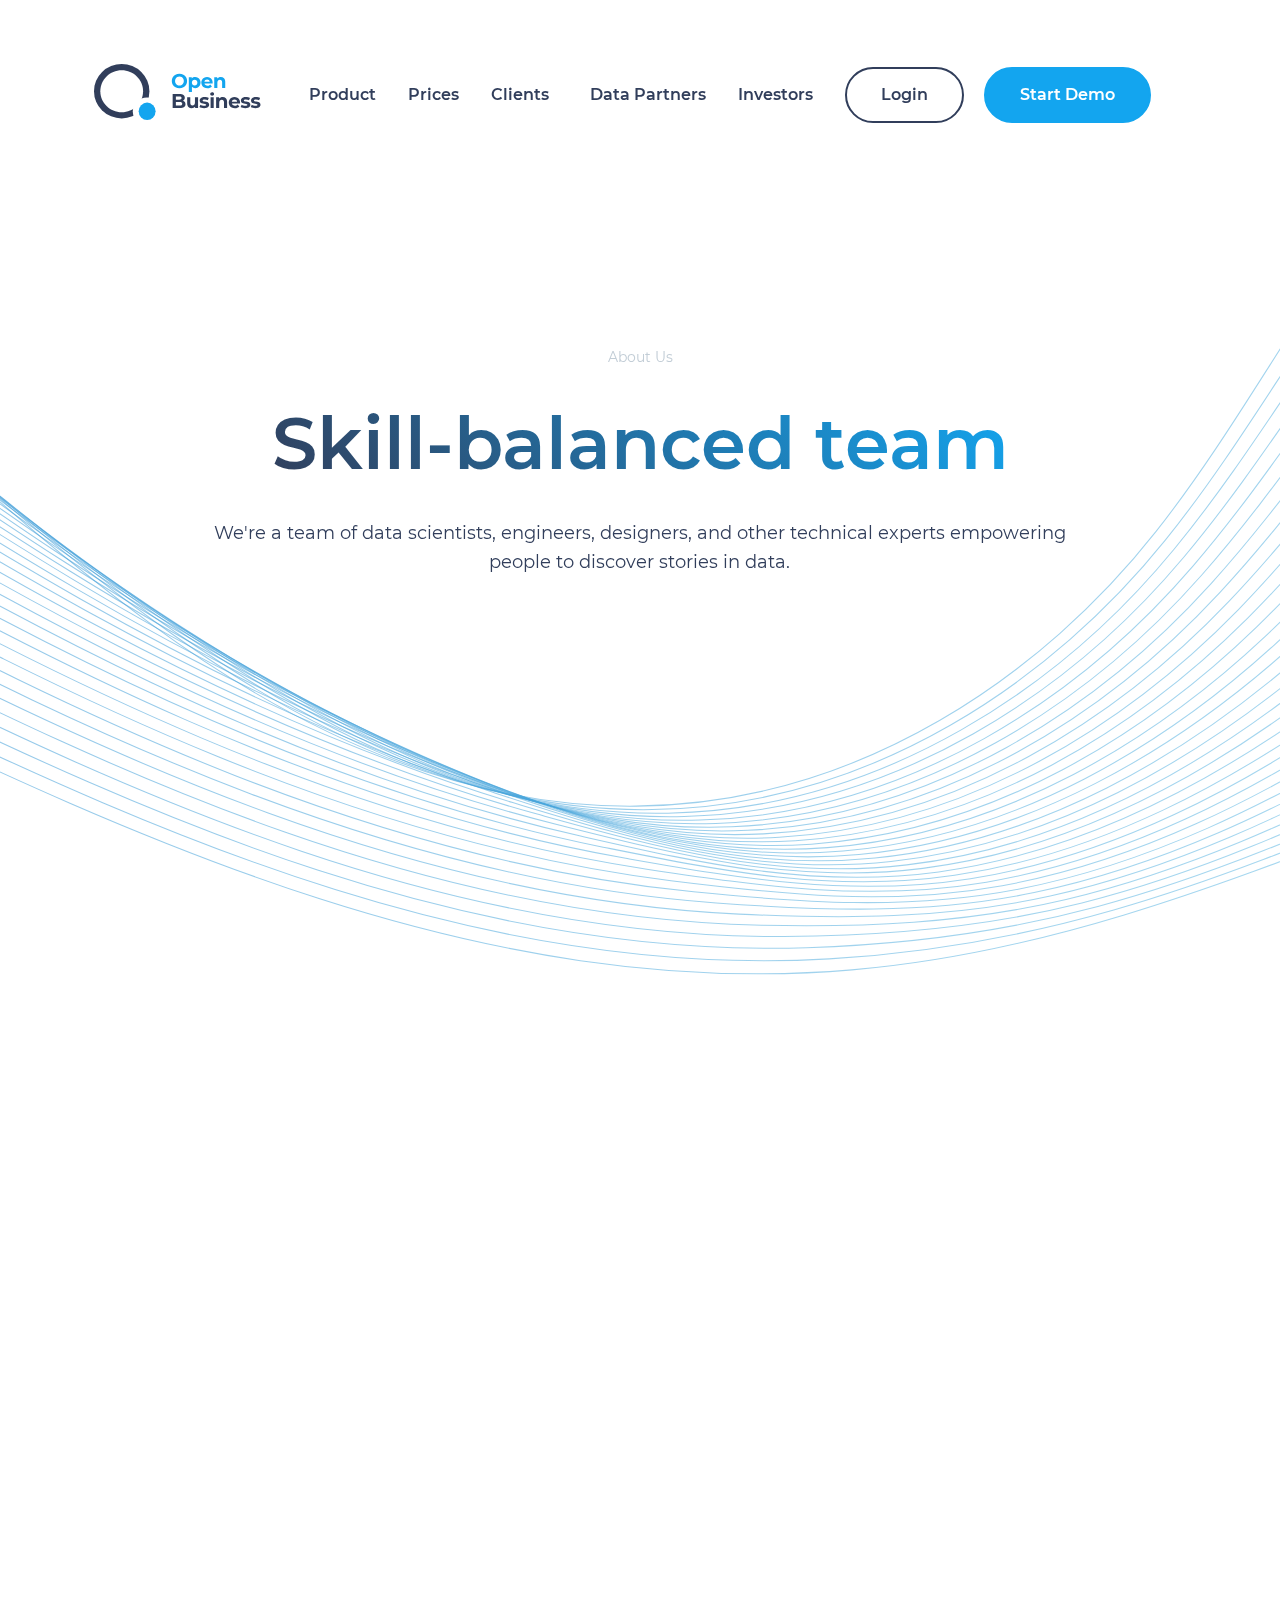
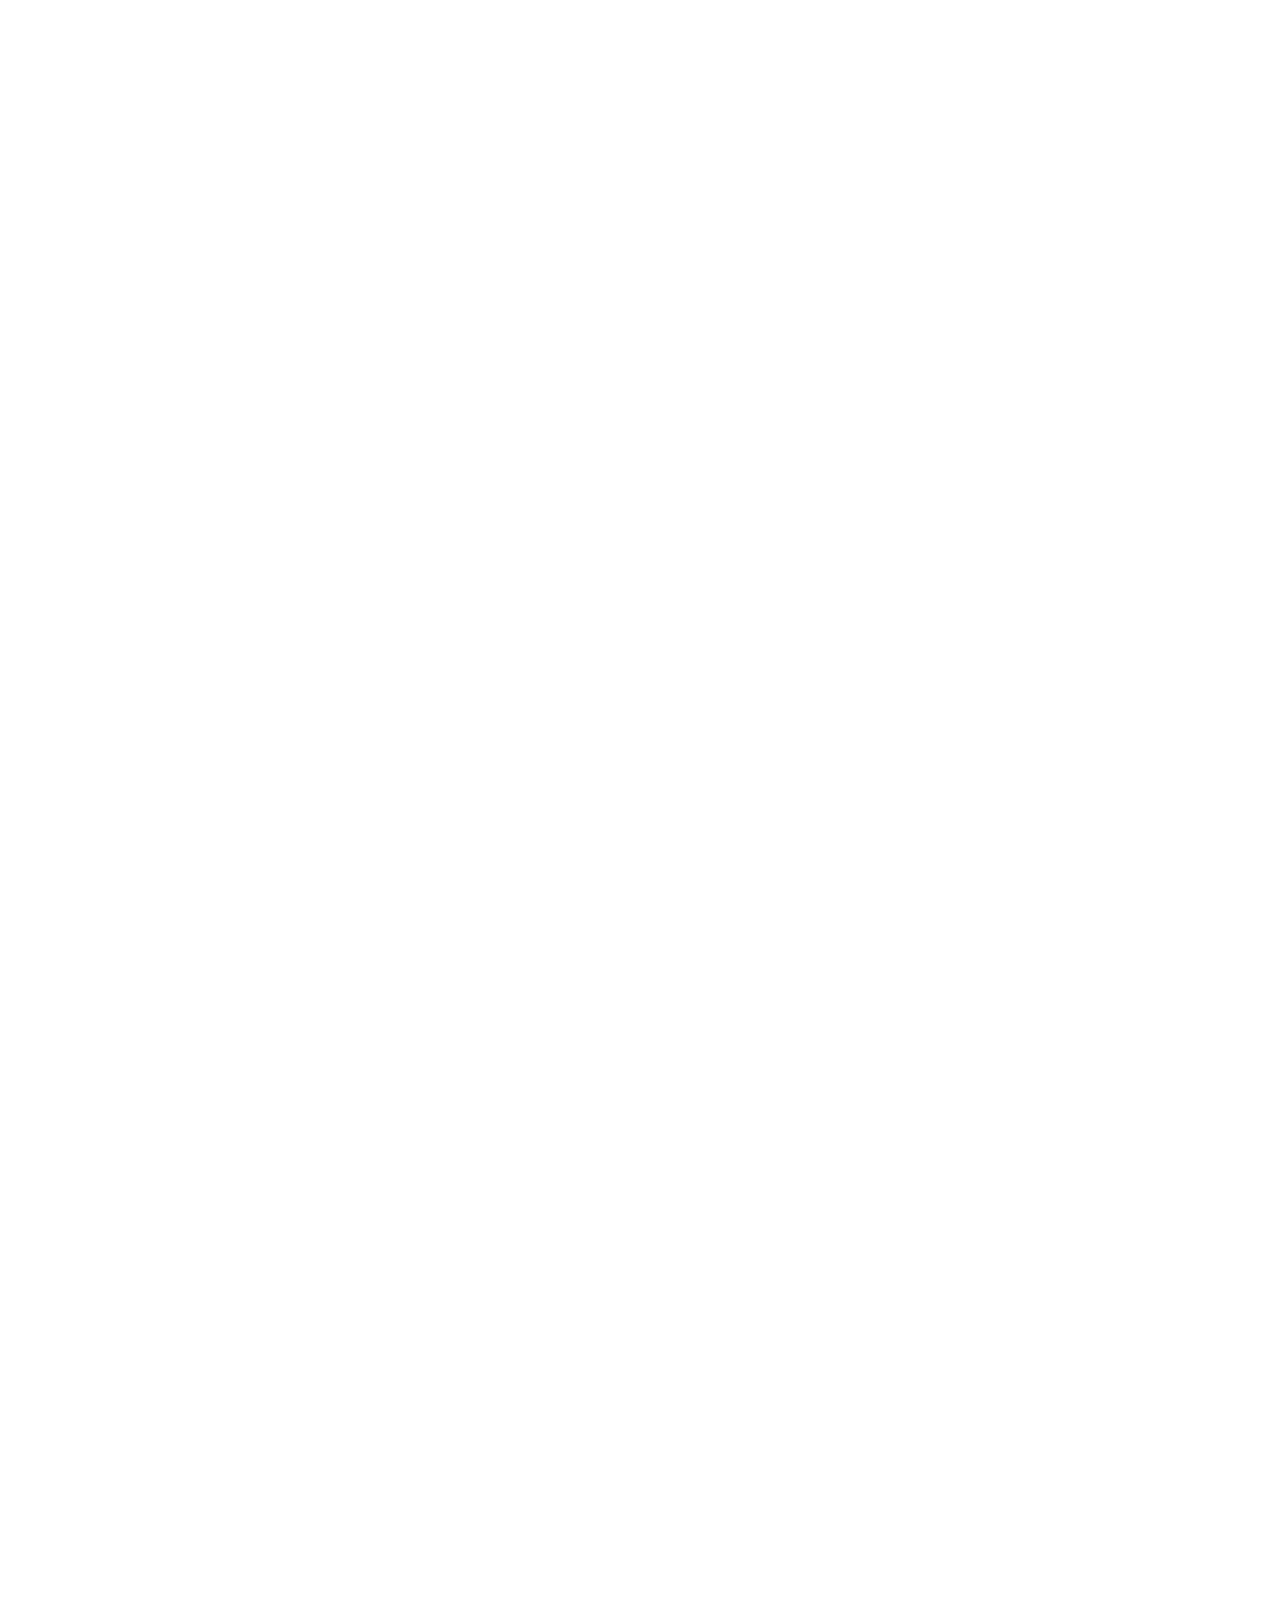
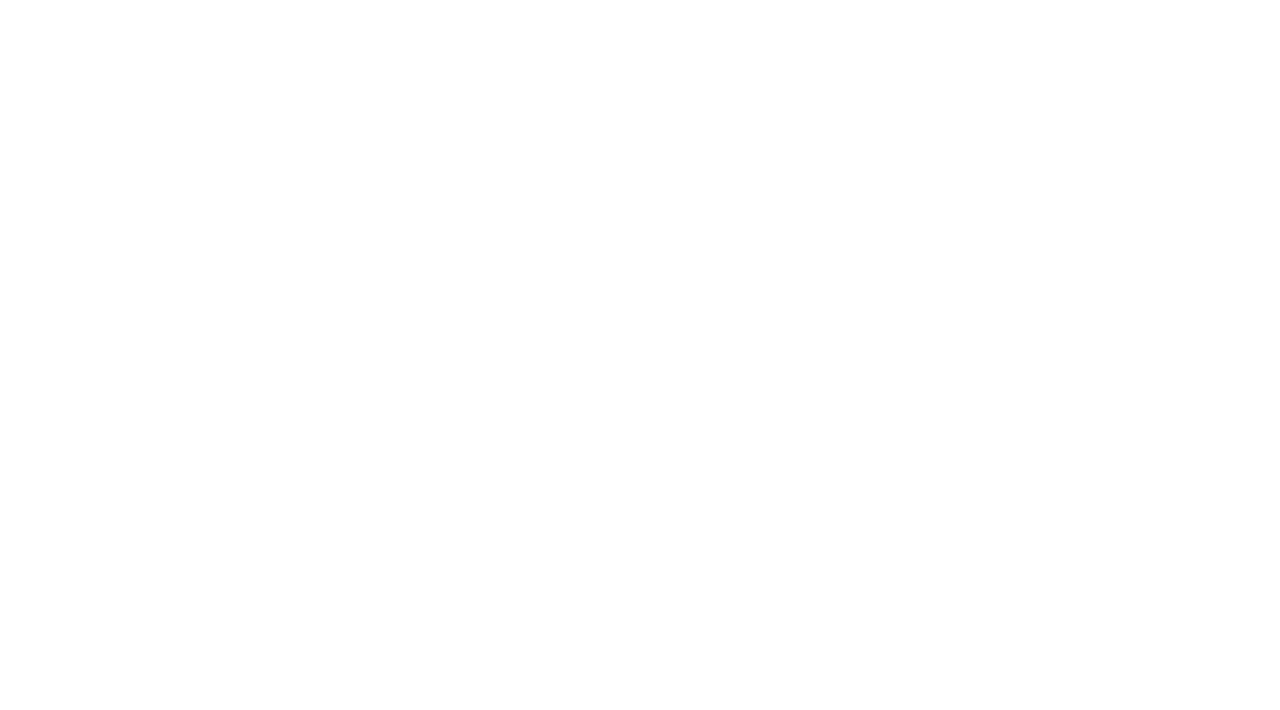
<file: _about-us.html>
<!DOCTYPE html>
<html lang="en">
<head>
    <meta charset="UTF-8">
    <meta content="width=device-width, initial-scale=1.0" name="viewport">
    <meta content="" name="description">
    <meta content="" name="keywords">
    <link rel="apple-touch-icon" sizes="180x180" href="apple-touch-icon.png">
    <link rel="icon" type="image/png" sizes="32x32" href="favicon-32x32.png">
    <link rel="icon" type="image/png" sizes="16x16" href="favicon-16x16.png">
    <link rel="manifest" href="site.webmanifest">
    <link href="css/libs.min.css" rel="stylesheet">
    <link href="css/style.min.css" rel="stylesheet">
    <title>About Us - Open Business</title>
</head>

<body>
<header class="header mb-3 mt-lg-4 w-100 position-absolute">
    <div class="container">
        <div class="d-flex flex-wrap align-items-center navbar navbar-expand-xl">
            <a href="/" class="navbar-brand d-flex align-items-center py-0 text-dark text-decoration-none">
                <svg viewBox="0 0 167 62" fill="none" xmlns="http://www.w3.org/2000/svg">
<path d="M85.44 24.24C83.9867 24.24 82.6733 23.9267 81.5 23.3C80.34 22.6733 79.4267 21.8133 78.76 20.72C78.1067 19.6133 77.78 18.3733 77.78 17C77.78 15.6267 78.1067 14.3933 78.76 13.3C79.4267 12.1933 80.34 11.3267 81.5 10.7C82.6733 10.0733 83.9867 9.76 85.44 9.76C86.8933 9.76 88.2 10.0733 89.36 10.7C90.52 11.3267 91.4333 12.1933 92.1 13.3C92.7667 14.3933 93.1 15.6267 93.1 17C93.1 18.3733 92.7667 19.6133 92.1 20.72C91.4333 21.8133 90.52 22.6733 89.36 23.3C88.2 23.9267 86.8933 24.24 85.44 24.24ZM85.44 21.48C86.2667 21.48 87.0133 21.2933 87.68 20.92C88.3467 20.5333 88.8667 20 89.24 19.32C89.6267 18.64 89.82 17.8667 89.82 17C89.82 16.1333 89.6267 15.36 89.24 14.68C88.8667 14 88.3467 13.4733 87.68 13.1C87.0133 12.7133 86.2667 12.52 85.44 12.52C84.6133 12.52 83.8667 12.7133 83.2 13.1C82.5333 13.4733 82.0067 14 81.62 14.68C81.2467 15.36 81.06 16.1333 81.06 17C81.06 17.8667 81.2467 18.64 81.62 19.32C82.0067 20 82.5333 20.5333 83.2 20.92C83.8667 21.2933 84.6133 21.48 85.44 21.48ZM101.175 13.08C102.175 13.08 103.082 13.3133 103.895 13.78C104.722 14.2333 105.368 14.88 105.835 15.72C106.302 16.5467 106.535 17.5133 106.535 18.62C106.535 19.7267 106.302 20.7 105.835 21.54C105.368 22.3667 104.722 23.0133 103.895 23.48C103.082 23.9333 102.175 24.16 101.175 24.16C99.8017 24.16 98.7217 23.7267 97.935 22.86V27.88H94.815V13.24H97.795V14.48C98.5683 13.5467 99.695 13.08 101.175 13.08ZM100.635 21.6C101.435 21.6 102.088 21.3333 102.595 20.8C103.115 20.2533 103.375 19.5267 103.375 18.62C103.375 17.7133 103.115 16.9933 102.595 16.46C102.088 15.9133 101.435 15.64 100.635 15.64C99.835 15.64 99.175 15.9133 98.655 16.46C98.1483 16.9933 97.895 17.7133 97.895 18.62C97.895 19.5267 98.1483 20.2533 98.655 20.8C99.175 21.3333 99.835 21.6 100.635 21.6ZM118.664 18.66C118.664 18.7 118.644 18.98 118.604 19.5H110.464C110.61 20.1667 110.957 20.6933 111.504 21.08C112.05 21.4667 112.73 21.66 113.544 21.66C114.104 21.66 114.597 21.58 115.024 21.42C115.464 21.2467 115.87 20.98 116.244 20.62L117.904 22.42C116.89 23.58 115.41 24.16 113.464 24.16C112.25 24.16 111.177 23.9267 110.244 23.46C109.31 22.98 108.59 22.32 108.084 21.48C107.577 20.64 107.324 19.6867 107.324 18.62C107.324 17.5667 107.57 16.62 108.064 15.78C108.57 14.9267 109.257 14.2667 110.124 13.8C111.004 13.32 111.984 13.08 113.064 13.08C114.117 13.08 115.07 13.3067 115.924 13.76C116.777 14.2133 117.444 14.8667 117.924 15.72C118.417 16.56 118.664 17.54 118.664 18.66ZM113.084 15.44C112.377 15.44 111.784 15.64 111.304 16.04C110.824 16.44 110.53 16.9867 110.424 17.68H115.724C115.617 17 115.324 16.46 114.844 16.06C114.364 15.6467 113.777 15.44 113.084 15.44ZM126.781 13.08C128.114 13.08 129.187 13.48 130.001 14.28C130.827 15.08 131.241 16.2667 131.241 17.84V24H128.121V18.32C128.121 17.4667 127.934 16.8333 127.561 16.42C127.187 15.9933 126.647 15.78 125.941 15.78C125.154 15.78 124.527 16.0267 124.061 16.52C123.594 17 123.361 17.72 123.361 18.68V24H120.241V13.24H123.221V14.5C123.634 14.0467 124.147 13.7 124.761 13.46C125.374 13.2067 126.047 13.08 126.781 13.08Z" fill="#13A5EF"/>
<path d="M88.94 36.72C89.74 36.9733 90.3667 37.4 90.82 38C91.2733 38.5867 91.5 39.3133 91.5 40.18C91.5 41.4067 91.02 42.3533 90.06 43.02C89.1133 43.6733 87.7267 44 85.9 44H78.66V30H85.5C87.2067 30 88.5133 30.3267 89.42 30.98C90.34 31.6333 90.8 32.52 90.8 33.64C90.8 34.32 90.6333 34.9267 90.3 35.46C89.98 35.9933 89.5267 36.4133 88.94 36.72ZM81.88 32.44V35.74H85.1C85.9 35.74 86.5067 35.6 86.92 35.32C87.3333 35.04 87.54 34.6267 87.54 34.08C87.54 33.5333 87.3333 33.1267 86.92 32.86C86.5067 32.58 85.9 32.44 85.1 32.44H81.88ZM85.66 41.56C86.5133 41.56 87.1533 41.42 87.58 41.14C88.02 40.86 88.24 40.4267 88.24 39.84C88.24 38.68 87.38 38.1 85.66 38.1H81.88V41.56H85.66ZM104.073 33.24V44H101.113V42.72C100.7 43.1867 100.206 43.5467 99.633 43.8C99.0596 44.04 98.4396 44.16 97.773 44.16C96.3596 44.16 95.2396 43.7533 94.413 42.94C93.5863 42.1267 93.173 40.92 93.173 39.32V33.24H96.293V38.86C96.293 40.5933 97.0196 41.46 98.473 41.46C99.2196 41.46 99.8196 41.22 100.273 40.74C100.726 40.2467 100.953 39.52 100.953 38.56V33.24H104.073ZM110.083 44.16C109.19 44.16 108.317 44.0533 107.463 43.84C106.61 43.6133 105.93 43.3333 105.423 43L106.463 40.76C106.943 41.0667 107.523 41.32 108.203 41.52C108.883 41.7067 109.55 41.8 110.203 41.8C111.523 41.8 112.183 41.4733 112.183 40.82C112.183 40.5133 112.003 40.2933 111.643 40.16C111.283 40.0267 110.73 39.9133 109.983 39.82C109.103 39.6867 108.377 39.5333 107.803 39.36C107.23 39.1867 106.73 38.88 106.303 38.44C105.89 38 105.683 37.3733 105.683 36.56C105.683 35.88 105.877 35.28 106.263 34.76C106.663 34.2267 107.237 33.8133 107.983 33.52C108.743 33.2267 109.637 33.08 110.663 33.08C111.423 33.08 112.177 33.1667 112.923 33.34C113.683 33.5 114.31 33.7267 114.803 34.02L113.763 36.24C112.817 35.7067 111.783 35.44 110.663 35.44C109.997 35.44 109.497 35.5333 109.163 35.72C108.83 35.9067 108.663 36.1467 108.663 36.44C108.663 36.7733 108.843 37.0067 109.203 37.14C109.563 37.2733 110.137 37.4 110.923 37.52C111.803 37.6667 112.523 37.8267 113.083 38C113.643 38.16 114.13 38.46 114.543 38.9C114.957 39.34 115.163 39.9533 115.163 40.74C115.163 41.4067 114.963 42 114.563 42.52C114.163 43.04 113.577 43.4467 112.803 43.74C112.043 44.02 111.137 44.16 110.083 44.16ZM116.588 33.24H119.708V44H116.588V33.24ZM118.148 31.74C117.575 31.74 117.108 31.5733 116.748 31.24C116.388 30.9067 116.208 30.4933 116.208 30C116.208 29.5067 116.388 29.0933 116.748 28.76C117.108 28.4267 117.575 28.26 118.148 28.26C118.722 28.26 119.188 28.42 119.548 28.74C119.908 29.06 120.088 29.46 120.088 29.94C120.088 30.46 119.908 30.8933 119.548 31.24C119.188 31.5733 118.722 31.74 118.148 31.74ZM128.644 33.08C129.977 33.08 131.051 33.48 131.864 34.28C132.691 35.08 133.104 36.2667 133.104 37.84V44H129.984V38.32C129.984 37.4667 129.797 36.8333 129.424 36.42C129.051 35.9933 128.511 35.78 127.804 35.78C127.017 35.78 126.391 36.0267 125.924 36.52C125.457 37 125.224 37.72 125.224 38.68V44H122.104V33.24H125.084V34.5C125.497 34.0467 126.011 33.7 126.624 33.46C127.237 33.2067 127.911 33.08 128.644 33.08ZM146.089 38.66C146.089 38.7 146.069 38.98 146.029 39.5H137.889C138.036 40.1667 138.383 40.6933 138.929 41.08C139.476 41.4667 140.156 41.66 140.969 41.66C141.529 41.66 142.023 41.58 142.449 41.42C142.889 41.2467 143.296 40.98 143.669 40.62L145.329 42.42C144.316 43.58 142.836 44.16 140.889 44.16C139.676 44.16 138.603 43.9267 137.669 43.46C136.736 42.98 136.016 42.32 135.509 41.48C135.003 40.64 134.749 39.6867 134.749 38.62C134.749 37.5667 134.996 36.62 135.489 35.78C135.996 34.9267 136.683 34.2667 137.549 33.8C138.429 33.32 139.409 33.08 140.489 33.08C141.543 33.08 142.496 33.3067 143.349 33.76C144.203 34.2133 144.869 34.8667 145.349 35.72C145.843 36.56 146.089 37.54 146.089 38.66ZM140.509 35.44C139.803 35.44 139.209 35.64 138.729 36.04C138.249 36.44 137.956 36.9867 137.849 37.68H143.149C143.043 37 142.749 36.46 142.269 36.06C141.789 35.6467 141.203 35.44 140.509 35.44ZM151.287 44.16C150.393 44.16 149.52 44.0533 148.667 43.84C147.813 43.6133 147.133 43.3333 146.627 43L147.667 40.76C148.147 41.0667 148.727 41.32 149.407 41.52C150.087 41.7067 150.753 41.8 151.407 41.8C152.727 41.8 153.387 41.4733 153.387 40.82C153.387 40.5133 153.207 40.2933 152.847 40.16C152.487 40.0267 151.933 39.9133 151.187 39.82C150.307 39.6867 149.58 39.5333 149.007 39.36C148.433 39.1867 147.933 38.88 147.507 38.44C147.093 38 146.887 37.3733 146.887 36.56C146.887 35.88 147.08 35.28 147.467 34.76C147.867 34.2267 148.44 33.8133 149.187 33.52C149.947 33.2267 150.84 33.08 151.867 33.08C152.627 33.08 153.38 33.1667 154.127 33.34C154.887 33.5 155.513 33.7267 156.007 34.02L154.967 36.24C154.02 35.7067 152.987 35.44 151.867 35.44C151.2 35.44 150.7 35.5333 150.367 35.72C150.033 35.9067 149.867 36.1467 149.867 36.44C149.867 36.7733 150.047 37.0067 150.407 37.14C150.767 37.2733 151.34 37.4 152.127 37.52C153.007 37.6667 153.727 37.8267 154.287 38C154.847 38.16 155.333 38.46 155.747 38.9C156.16 39.34 156.367 39.9533 156.367 40.74C156.367 41.4067 156.167 42 155.767 42.52C155.367 43.04 154.78 43.4467 154.007 43.74C153.247 44.02 152.34 44.16 151.287 44.16ZM161.412 44.16C160.518 44.16 159.645 44.0533 158.792 43.84C157.938 43.6133 157.258 43.3333 156.752 43L157.792 40.76C158.272 41.0667 158.852 41.32 159.532 41.52C160.212 41.7067 160.878 41.8 161.532 41.8C162.852 41.8 163.512 41.4733 163.512 40.82C163.512 40.5133 163.332 40.2933 162.972 40.16C162.612 40.0267 162.058 39.9133 161.312 39.82C160.432 39.6867 159.705 39.5333 159.132 39.36C158.558 39.1867 158.058 38.88 157.632 38.44C157.218 38 157.012 37.3733 157.012 36.56C157.012 35.88 157.205 35.28 157.592 34.76C157.992 34.2267 158.565 33.8133 159.312 33.52C160.072 33.2267 160.965 33.08 161.992 33.08C162.752 33.08 163.505 33.1667 164.252 33.34C165.012 33.5 165.638 33.7267 166.132 34.02L165.092 36.24C164.145 35.7067 163.112 35.44 161.992 35.44C161.325 35.44 160.825 35.5333 160.492 35.72C160.158 35.9067 159.992 36.1467 159.992 36.44C159.992 36.7733 160.172 37.0067 160.532 37.14C160.892 37.2733 161.465 37.4 162.252 37.52C163.132 37.6667 163.852 37.8267 164.412 38C164.972 38.16 165.458 38.46 165.872 38.9C166.285 39.34 166.492 39.9533 166.492 40.74C166.492 41.4067 166.292 42 165.892 42.52C165.492 43.04 164.905 43.4467 164.132 43.74C163.372 44.02 162.465 44.16 161.412 44.16Z" fill="#313E5B"/>
<ellipse cx="27.6986" cy="27.2222" rx="27.6986" ry="27.2222" fill="#313E5B"/>
<path d="M49.0662 27.2221C49.0662 38.8201 39.4996 48.2221 27.6987 48.2221C15.8977 48.2221 6.33118 38.8201 6.33118 27.2221C6.33118 15.6242 15.8977 6.22214 27.6987 6.22214C39.4996 6.22214 49.0662 15.6242 49.0662 27.2221Z" fill="white"/>
<path d="M67.2681 47.4444C67.2681 55.1763 60.8904 61.4444 53.0231 61.4444C45.1558 61.4444 38.7781 55.1763 38.7781 47.4444C38.7781 39.7124 45.1558 33.4444 53.0231 33.4444C60.8904 33.4444 67.2681 39.7124 67.2681 47.4444Z" fill="white"/>
<ellipse cx="53.13" cy="47.2973" rx="8.47" ry="8.7027" fill="#13A5EF"/>
</svg>

            </a>

            <button class="btn btn-primary navbar-toggler" type="button" data-bs-toggle="offcanvas" data-bs-target="#offcanvas" aria-controls="offcanvas" aria-label="Toggle navigation"></button>

            <div class="offcanvas offcanvas-start <!--active show-->" tabindex="-1" id="offcanvas" aria-labelledby="offcanvasLabel">
                <button type="button" class="btn-close btn-close-white text-reset position-absolute end-0 top-0 mt-2 me-n4" data-bs-dismiss="offcanvas" aria-label="Close"></button>

                <div class="nav-mobile offcanvas-body d-flex align-items-xl-center flex-xl-row flex-column justify-content-between align-items-stretch pb-5 pb-xl-0">
                    <ul class="nav nav-bb col-12 col-lg mb-2 justify-content-start mb-md-0 ms-xl-2 flex-column flex-xl-row">
                        <li class="mx-lg-2 d-xl-none"><a href="/" class="nav-link px-0">Home</a></li>
                        <li class="mx-lg-2"><a href="product.html" class="nav-link px-0">Product</a></li>
                        <li class="mx-lg-2"><a href="prices.html" class="nav-link px-0">Prices</a></li>
                        <li class="mx-lg-2 me-lg-auto"><a href="clients.html" class="nav-link px-0">Clients</a></li>
                        <li class="mx-lg-2 d-sm-none"><a href="about-us.html" class="nav-link px-0">About Us</a></li>
                        <li class="mx-lg-2"><a href="data-partners.html" class="nav-link px-0">Data Partners</a></li>
                        <li class="mx-lg-2"><a href="investors.html" class="nav-link px-0">Investors</a></li>
                    </ul>

                    <div class="ms-lg-2 d-none d-xl-block">
<!--                        <a href="#modalForm" data-bs-toggle="modal" role="button" class="btn btn-outline-secondary rounded-pill me-2">Login</a>-->
                        <a href="https://my.openb24.com/auth/login" class="btn btn-outline-secondary rounded-pill me-2">Login</a>
                        <a href="#modalForm" class="btn btn-primary rounded-pill" data-bs-toggle="modal" role="button">Start Demo</a>
                    </div>

                    <ul class="nav-mobile__login nav col-12 col-xl justify-content-start flex-column d-xl-none">
                        <li><a href="https://my.openb24.com/auth/login" class="nav-link px-0"><svg class="icon icon-sprite--man me-2">
  <use xlink:href="img/sprite.svg#sprite--man" />
</svg>Login</a></li>
                        <li><a href="#modalSuccess" data-bs-toggle="modal" role="button" class="nav-link px-0"><svg class="icon icon-sprite--zap me-2">
  <use xlink:href="img/sprite.svg#sprite--zap" />
</svg>Start Demo</a></li>
                    </ul>

                    <div class="nav-mobile__bottom d-flex d-xl-none position-absolute bottom-0 start-0 end-0 text-center border-top">
                        <a href="" class="col d-flex justify-content-center align-items-center"><svg class="icon icon-sprite--phone">
  <use xlink:href="img/sprite.svg#sprite--phone" />
</svg></a>
                        <a href="" class="col d-flex justify-content-center align-items-center"><svg class="icon icon-sprite--telegram">
  <use xlink:href="img/sprite.svg#sprite--telegram" />
</svg></a>
                        <a href="" class="col d-flex justify-content-center align-items-center"><svg class="icon icon-sprite--whatsapp">
  <use xlink:href="img/sprite.svg#sprite--whatsapp" />
</svg></a>
                        <a href="" class="col d-flex justify-content-center align-items-center"><svg class="icon icon-sprite--mail">
  <use xlink:href="img/sprite.svg#sprite--mail" />
</svg>
                        </a>
                    </div>
                </div>
            </div>

        </div>
    </div>
</header>
<main class="main bg1 fullpage" data-aos="zoom-out-up">
    <div class="container pb-3 pb-lg-6">
        <div class="main__content d-flex flex-column justify-content-center align-items-start align-items-lg-center text-lg-center">
            
            <span class="small text-muted mb-2 mb-lg-3" data-aos="fade-up">About Us</span>
            
            <h1 class="color-gradient" data-aos="fade-up" data-aos-delay="100">Skill-balanced team</h1>
            <div class="col-lg-10 col-auto description mt-1 mt-lg-2" data-aos="fade-up" data-aos-delay="400"><p>We're a team of data scientists, engineers, designers, and other technical experts empowering people to discover stories in data.</p></div>
            
        </div>
    </div>
</main>

<section class="py-3 py-lg-6">
    <div class="container">
        <div class="row">
            <div class="col-12 col-lg-6" data-aos="fade-right">
                <p>We’re a skill-balanced team of marketers, data scientists and Machine Learning we believe that
                    sustainable future is in perfect equilibrium of supply and demand enabled by instant decision making
                    based on reliable data. Our mission is to make this match.</p>
            </div>
            <div class="col-12 col-lg-6" data-aos="fade-left">
                <p>Open Business Data Analytics Platform helps businesses to automate instant decision making by
                    providing Real Time competitive intelligence and consumer behavior insights based on anonymized
                    purchase transactions.</p>
                <p>We combine the power of transactional data collaboration with a unique extrapolation algorithm to
                    provide our clients with the most accurate metrics of any consumer company. On the other hand Open
                    Business creates new revenue streams for traditional banks and fintech companies by monetizing their
                    transactional data which they only store otherwise.</p>
            </div>
        </div>
    </div>
</section>

<section class="py-3 py-lg-6" data-aos="fade-up">
    <div class="container text-lg-center">
        <h2 class="text-lg-center color-gradient mb-8 mb-lg-3">Team with strong STAM background</h2>
        <div class="description" data-aos="fade-up" data-aos-delay="300">
            <p>With our expertise in mathematics, analytics and marketing we have successfully launched fintech products
                and now are disrupting market research industry</p>
        </div>
        <div class="row gy-3 justify-content-lg-center" data-aos="fade-up" data-aos-delay="600">
            <div class="col-12 col-lg-4 person">
    <div class="d-flex flex-lg-column align-items-center">
        <div class="person__image me-1 me-lg-0">
            <picture class="d-flex justify-content-center align-items-center image-tilt">
    <source srcset="img/juliya-lakatkova.webp" type="image/webp">
    <img class="img-fluid " src="img/juliya-lakatkova.png" alt="juliya-lakatkova">
</picture>
        </div>
        <div class="person__title fw-normal ms-2 ms-lg-0">Yuliya Lakatkova<br><span class="person__post fw-bold">CEO</span></div>
    </div>
    <div class="mt-2 text-lg-center"><p>Successful entrepreneur,<br>9+ years in marketing research & retail banking</p></div>
</div><div class="col-12 col-lg-4 person">
    <div class="d-flex flex-lg-column align-items-center">
        <div class="person__image me-1 me-lg-0">
            <picture class="d-flex justify-content-center align-items-center image-tilt">
    <source srcset="img/vitaliy-volosiuk.webp" type="image/webp">
    <img class="img-fluid " src="img/vitaliy-volosiuk.png" alt="vitaliy-volosiuk">
</picture>
        </div>
        <div class="person__title fw-normal ms-2 ms-lg-0">Vitaliy Volosiuk<br><span class="person__post fw-bold">CTO</span></div>
    </div>
    <div class="mt-2 text-lg-center"><p>Architech level developer, 15+ years of experience in international companies</p></div>
</div>

            <div class="col-12 d-none m-0 d-lg-block"></div>
            <div class="col-12 col-lg-4 person">
    <div class="d-flex flex-lg-column align-items-center">
        <div class="person__image me-1 me-lg-0">
            <picture class="d-flex justify-content-center align-items-center image-tilt">
    <source srcset="img/irina-rusanova.webp" type="image/webp">
    <img class="img-fluid " src="img/irina-rusanova.png" alt="irina-rusanova">
</picture>
        </div>
        <div class="person__title fw-normal ms-2 ms-lg-0">Irina Rusanova<br><span class="person__post fw-bold">Sales and Marketing</span></div>
    </div>
    <div class="mt-2 text-lg-center"><p>13+ years in sales and marketing <br>of B2B companies, ex-Deloitte</p></div>
</div><div class="col-12 col-lg-4 person">
    <div class="d-flex flex-lg-column align-items-center">
        <div class="person__image me-1 me-lg-0">
            <picture class="d-flex justify-content-center align-items-center image-tilt">
    <source srcset="img/aliaksey-adamovich.webp" type="image/webp">
    <img class="img-fluid " src="img/aliaksey-adamovich.png" alt="aliaksey-adamovich">
</picture>
        </div>
        <div class="person__title fw-normal ms-2 ms-lg-0">Aliaksey Adamovich<br><span class="person__post fw-bold">Data Science</span></div>
    </div>
    <div class="mt-2 text-lg-center"><p>7+ years in analytics for retail brands and marketplaces</p></div>
</div><div class="col-12 col-lg-4 person">
    <div class="d-flex flex-lg-column align-items-center">
        <div class="person__image me-1 me-lg-0">
            <picture class="d-flex justify-content-center align-items-center image-tilt">
    <source srcset="img/serge-krivov.webp" type="image/webp">
    <img class="img-fluid " src="img/serge-krivov.png" alt="serge-krivov">
</picture>
        </div>
        <div class="person__title fw-normal ms-2 ms-lg-0">Serge Krivov<br><span class="person__post fw-bold">Data Security</span></div>
    </div>
    <div class="mt-2 text-lg-center"><p>15+ years in the development <br>of high-loaded systems</p></div>
</div><div class="col-12 col-lg-4 person">
    <div class="d-flex flex-lg-column align-items-center">
        <div class="person__image me-1 me-lg-0">
            <picture class="d-flex justify-content-center align-items-center image-tilt">
    <source srcset="img/alexandr-karassik.webp" type="image/webp">
    <img class="img-fluid " src="img/alexandr-karassik.png" alt="alexandr-karassik">
</picture>
        </div>
        <div class="person__title fw-normal ms-2 ms-lg-0">Alexandr Karassik<br><span class="person__post fw-bold">Product design</span></div>
    </div>
    <div class="mt-2 text-lg-center"><p>14+ years in digital product design <br>and interfaces creation</p></div>
</div><div class="col-12 col-lg-4 person">
    <div class="d-flex flex-lg-column align-items-center">
        <div class="person__image me-1 me-lg-0">
            <picture class="d-flex justify-content-center align-items-center image-tilt">
    <source srcset="img/valeria-sudilovskaia.webp" type="image/webp">
    <img class="img-fluid " src="img/valeria-sudilovskaia.png" alt="valeria-sudilovskaia">
</picture>
        </div>
        <div class="person__title fw-normal ms-2 ms-lg-0">Valeria Sudilovskaia<br><span class="person__post fw-bold">Business Development</span></div>
    </div>
    <div class="mt-2 text-lg-center"><p>Multipreneur, 15+ years BD experience Energy & FinTech</p></div>
</div><div class="col-12 col-lg-4 person">
    <div class="d-flex flex-lg-column align-items-center">
        <div class="person__image me-1 me-lg-0">
            <picture class="d-flex justify-content-center align-items-center image-tilt">
    <source srcset="img/kiryl-voloshin.webp" type="image/webp">
    <img class="img-fluid " src="img/kiryl-voloshin.png" alt="kiryl-voloshin">
</picture>
        </div>
        <div class="person__title fw-normal ms-2 ms-lg-0">Kiryl Voloshin<br><span class="person__post fw-bold">Mentor</span></div>
    </div>
    <div class="mt-2 text-lg-center"><p>Business angel, serial entrepreneur</p></div>
</div>
        </div>
    </div>
</section>

<div class="bg3" data-aos="zoom-out"></div>

<footer class="footer pt-6 pb-2 pb-lg-6" data-aos="fade-up">
    <div class="container">
        <div class="row">
            <div class="col-12 col-lg-6">
                <a href="/" class="logo d-flex align-items-center py-0 text-dark text-decoration-none">
                    <svg viewBox="0 0 167 62" fill="none" xmlns="http://www.w3.org/2000/svg">
<path d="M85.44 24.24C83.9867 24.24 82.6733 23.9267 81.5 23.3C80.34 22.6733 79.4267 21.8133 78.76 20.72C78.1067 19.6133 77.78 18.3733 77.78 17C77.78 15.6267 78.1067 14.3933 78.76 13.3C79.4267 12.1933 80.34 11.3267 81.5 10.7C82.6733 10.0733 83.9867 9.76 85.44 9.76C86.8933 9.76 88.2 10.0733 89.36 10.7C90.52 11.3267 91.4333 12.1933 92.1 13.3C92.7667 14.3933 93.1 15.6267 93.1 17C93.1 18.3733 92.7667 19.6133 92.1 20.72C91.4333 21.8133 90.52 22.6733 89.36 23.3C88.2 23.9267 86.8933 24.24 85.44 24.24ZM85.44 21.48C86.2667 21.48 87.0133 21.2933 87.68 20.92C88.3467 20.5333 88.8667 20 89.24 19.32C89.6267 18.64 89.82 17.8667 89.82 17C89.82 16.1333 89.6267 15.36 89.24 14.68C88.8667 14 88.3467 13.4733 87.68 13.1C87.0133 12.7133 86.2667 12.52 85.44 12.52C84.6133 12.52 83.8667 12.7133 83.2 13.1C82.5333 13.4733 82.0067 14 81.62 14.68C81.2467 15.36 81.06 16.1333 81.06 17C81.06 17.8667 81.2467 18.64 81.62 19.32C82.0067 20 82.5333 20.5333 83.2 20.92C83.8667 21.2933 84.6133 21.48 85.44 21.48ZM101.175 13.08C102.175 13.08 103.082 13.3133 103.895 13.78C104.722 14.2333 105.368 14.88 105.835 15.72C106.302 16.5467 106.535 17.5133 106.535 18.62C106.535 19.7267 106.302 20.7 105.835 21.54C105.368 22.3667 104.722 23.0133 103.895 23.48C103.082 23.9333 102.175 24.16 101.175 24.16C99.8017 24.16 98.7217 23.7267 97.935 22.86V27.88H94.815V13.24H97.795V14.48C98.5683 13.5467 99.695 13.08 101.175 13.08ZM100.635 21.6C101.435 21.6 102.088 21.3333 102.595 20.8C103.115 20.2533 103.375 19.5267 103.375 18.62C103.375 17.7133 103.115 16.9933 102.595 16.46C102.088 15.9133 101.435 15.64 100.635 15.64C99.835 15.64 99.175 15.9133 98.655 16.46C98.1483 16.9933 97.895 17.7133 97.895 18.62C97.895 19.5267 98.1483 20.2533 98.655 20.8C99.175 21.3333 99.835 21.6 100.635 21.6ZM118.664 18.66C118.664 18.7 118.644 18.98 118.604 19.5H110.464C110.61 20.1667 110.957 20.6933 111.504 21.08C112.05 21.4667 112.73 21.66 113.544 21.66C114.104 21.66 114.597 21.58 115.024 21.42C115.464 21.2467 115.87 20.98 116.244 20.62L117.904 22.42C116.89 23.58 115.41 24.16 113.464 24.16C112.25 24.16 111.177 23.9267 110.244 23.46C109.31 22.98 108.59 22.32 108.084 21.48C107.577 20.64 107.324 19.6867 107.324 18.62C107.324 17.5667 107.57 16.62 108.064 15.78C108.57 14.9267 109.257 14.2667 110.124 13.8C111.004 13.32 111.984 13.08 113.064 13.08C114.117 13.08 115.07 13.3067 115.924 13.76C116.777 14.2133 117.444 14.8667 117.924 15.72C118.417 16.56 118.664 17.54 118.664 18.66ZM113.084 15.44C112.377 15.44 111.784 15.64 111.304 16.04C110.824 16.44 110.53 16.9867 110.424 17.68H115.724C115.617 17 115.324 16.46 114.844 16.06C114.364 15.6467 113.777 15.44 113.084 15.44ZM126.781 13.08C128.114 13.08 129.187 13.48 130.001 14.28C130.827 15.08 131.241 16.2667 131.241 17.84V24H128.121V18.32C128.121 17.4667 127.934 16.8333 127.561 16.42C127.187 15.9933 126.647 15.78 125.941 15.78C125.154 15.78 124.527 16.0267 124.061 16.52C123.594 17 123.361 17.72 123.361 18.68V24H120.241V13.24H123.221V14.5C123.634 14.0467 124.147 13.7 124.761 13.46C125.374 13.2067 126.047 13.08 126.781 13.08Z" fill="#13A5EF"/>
<path d="M88.94 36.72C89.74 36.9733 90.3667 37.4 90.82 38C91.2733 38.5867 91.5 39.3133 91.5 40.18C91.5 41.4067 91.02 42.3533 90.06 43.02C89.1133 43.6733 87.7267 44 85.9 44H78.66V30H85.5C87.2067 30 88.5133 30.3267 89.42 30.98C90.34 31.6333 90.8 32.52 90.8 33.64C90.8 34.32 90.6333 34.9267 90.3 35.46C89.98 35.9933 89.5267 36.4133 88.94 36.72ZM81.88 32.44V35.74H85.1C85.9 35.74 86.5067 35.6 86.92 35.32C87.3333 35.04 87.54 34.6267 87.54 34.08C87.54 33.5333 87.3333 33.1267 86.92 32.86C86.5067 32.58 85.9 32.44 85.1 32.44H81.88ZM85.66 41.56C86.5133 41.56 87.1533 41.42 87.58 41.14C88.02 40.86 88.24 40.4267 88.24 39.84C88.24 38.68 87.38 38.1 85.66 38.1H81.88V41.56H85.66ZM104.073 33.24V44H101.113V42.72C100.7 43.1867 100.206 43.5467 99.633 43.8C99.0596 44.04 98.4396 44.16 97.773 44.16C96.3596 44.16 95.2396 43.7533 94.413 42.94C93.5863 42.1267 93.173 40.92 93.173 39.32V33.24H96.293V38.86C96.293 40.5933 97.0196 41.46 98.473 41.46C99.2196 41.46 99.8196 41.22 100.273 40.74C100.726 40.2467 100.953 39.52 100.953 38.56V33.24H104.073ZM110.083 44.16C109.19 44.16 108.317 44.0533 107.463 43.84C106.61 43.6133 105.93 43.3333 105.423 43L106.463 40.76C106.943 41.0667 107.523 41.32 108.203 41.52C108.883 41.7067 109.55 41.8 110.203 41.8C111.523 41.8 112.183 41.4733 112.183 40.82C112.183 40.5133 112.003 40.2933 111.643 40.16C111.283 40.0267 110.73 39.9133 109.983 39.82C109.103 39.6867 108.377 39.5333 107.803 39.36C107.23 39.1867 106.73 38.88 106.303 38.44C105.89 38 105.683 37.3733 105.683 36.56C105.683 35.88 105.877 35.28 106.263 34.76C106.663 34.2267 107.237 33.8133 107.983 33.52C108.743 33.2267 109.637 33.08 110.663 33.08C111.423 33.08 112.177 33.1667 112.923 33.34C113.683 33.5 114.31 33.7267 114.803 34.02L113.763 36.24C112.817 35.7067 111.783 35.44 110.663 35.44C109.997 35.44 109.497 35.5333 109.163 35.72C108.83 35.9067 108.663 36.1467 108.663 36.44C108.663 36.7733 108.843 37.0067 109.203 37.14C109.563 37.2733 110.137 37.4 110.923 37.52C111.803 37.6667 112.523 37.8267 113.083 38C113.643 38.16 114.13 38.46 114.543 38.9C114.957 39.34 115.163 39.9533 115.163 40.74C115.163 41.4067 114.963 42 114.563 42.52C114.163 43.04 113.577 43.4467 112.803 43.74C112.043 44.02 111.137 44.16 110.083 44.16ZM116.588 33.24H119.708V44H116.588V33.24ZM118.148 31.74C117.575 31.74 117.108 31.5733 116.748 31.24C116.388 30.9067 116.208 30.4933 116.208 30C116.208 29.5067 116.388 29.0933 116.748 28.76C117.108 28.4267 117.575 28.26 118.148 28.26C118.722 28.26 119.188 28.42 119.548 28.74C119.908 29.06 120.088 29.46 120.088 29.94C120.088 30.46 119.908 30.8933 119.548 31.24C119.188 31.5733 118.722 31.74 118.148 31.74ZM128.644 33.08C129.977 33.08 131.051 33.48 131.864 34.28C132.691 35.08 133.104 36.2667 133.104 37.84V44H129.984V38.32C129.984 37.4667 129.797 36.8333 129.424 36.42C129.051 35.9933 128.511 35.78 127.804 35.78C127.017 35.78 126.391 36.0267 125.924 36.52C125.457 37 125.224 37.72 125.224 38.68V44H122.104V33.24H125.084V34.5C125.497 34.0467 126.011 33.7 126.624 33.46C127.237 33.2067 127.911 33.08 128.644 33.08ZM146.089 38.66C146.089 38.7 146.069 38.98 146.029 39.5H137.889C138.036 40.1667 138.383 40.6933 138.929 41.08C139.476 41.4667 140.156 41.66 140.969 41.66C141.529 41.66 142.023 41.58 142.449 41.42C142.889 41.2467 143.296 40.98 143.669 40.62L145.329 42.42C144.316 43.58 142.836 44.16 140.889 44.16C139.676 44.16 138.603 43.9267 137.669 43.46C136.736 42.98 136.016 42.32 135.509 41.48C135.003 40.64 134.749 39.6867 134.749 38.62C134.749 37.5667 134.996 36.62 135.489 35.78C135.996 34.9267 136.683 34.2667 137.549 33.8C138.429 33.32 139.409 33.08 140.489 33.08C141.543 33.08 142.496 33.3067 143.349 33.76C144.203 34.2133 144.869 34.8667 145.349 35.72C145.843 36.56 146.089 37.54 146.089 38.66ZM140.509 35.44C139.803 35.44 139.209 35.64 138.729 36.04C138.249 36.44 137.956 36.9867 137.849 37.68H143.149C143.043 37 142.749 36.46 142.269 36.06C141.789 35.6467 141.203 35.44 140.509 35.44ZM151.287 44.16C150.393 44.16 149.52 44.0533 148.667 43.84C147.813 43.6133 147.133 43.3333 146.627 43L147.667 40.76C148.147 41.0667 148.727 41.32 149.407 41.52C150.087 41.7067 150.753 41.8 151.407 41.8C152.727 41.8 153.387 41.4733 153.387 40.82C153.387 40.5133 153.207 40.2933 152.847 40.16C152.487 40.0267 151.933 39.9133 151.187 39.82C150.307 39.6867 149.58 39.5333 149.007 39.36C148.433 39.1867 147.933 38.88 147.507 38.44C147.093 38 146.887 37.3733 146.887 36.56C146.887 35.88 147.08 35.28 147.467 34.76C147.867 34.2267 148.44 33.8133 149.187 33.52C149.947 33.2267 150.84 33.08 151.867 33.08C152.627 33.08 153.38 33.1667 154.127 33.34C154.887 33.5 155.513 33.7267 156.007 34.02L154.967 36.24C154.02 35.7067 152.987 35.44 151.867 35.44C151.2 35.44 150.7 35.5333 150.367 35.72C150.033 35.9067 149.867 36.1467 149.867 36.44C149.867 36.7733 150.047 37.0067 150.407 37.14C150.767 37.2733 151.34 37.4 152.127 37.52C153.007 37.6667 153.727 37.8267 154.287 38C154.847 38.16 155.333 38.46 155.747 38.9C156.16 39.34 156.367 39.9533 156.367 40.74C156.367 41.4067 156.167 42 155.767 42.52C155.367 43.04 154.78 43.4467 154.007 43.74C153.247 44.02 152.34 44.16 151.287 44.16ZM161.412 44.16C160.518 44.16 159.645 44.0533 158.792 43.84C157.938 43.6133 157.258 43.3333 156.752 43L157.792 40.76C158.272 41.0667 158.852 41.32 159.532 41.52C160.212 41.7067 160.878 41.8 161.532 41.8C162.852 41.8 163.512 41.4733 163.512 40.82C163.512 40.5133 163.332 40.2933 162.972 40.16C162.612 40.0267 162.058 39.9133 161.312 39.82C160.432 39.6867 159.705 39.5333 159.132 39.36C158.558 39.1867 158.058 38.88 157.632 38.44C157.218 38 157.012 37.3733 157.012 36.56C157.012 35.88 157.205 35.28 157.592 34.76C157.992 34.2267 158.565 33.8133 159.312 33.52C160.072 33.2267 160.965 33.08 161.992 33.08C162.752 33.08 163.505 33.1667 164.252 33.34C165.012 33.5 165.638 33.7267 166.132 34.02L165.092 36.24C164.145 35.7067 163.112 35.44 161.992 35.44C161.325 35.44 160.825 35.5333 160.492 35.72C160.158 35.9067 159.992 36.1467 159.992 36.44C159.992 36.7733 160.172 37.0067 160.532 37.14C160.892 37.2733 161.465 37.4 162.252 37.52C163.132 37.6667 163.852 37.8267 164.412 38C164.972 38.16 165.458 38.46 165.872 38.9C166.285 39.34 166.492 39.9533 166.492 40.74C166.492 41.4067 166.292 42 165.892 42.52C165.492 43.04 164.905 43.4467 164.132 43.74C163.372 44.02 162.465 44.16 161.412 44.16Z" fill="#313E5B"/>
<ellipse cx="27.6986" cy="27.2222" rx="27.6986" ry="27.2222" fill="#313E5B"/>
<path d="M49.0662 27.2221C49.0662 38.8201 39.4996 48.2221 27.6987 48.2221C15.8977 48.2221 6.33118 38.8201 6.33118 27.2221C6.33118 15.6242 15.8977 6.22214 27.6987 6.22214C39.4996 6.22214 49.0662 15.6242 49.0662 27.2221Z" fill="white"/>
<path d="M67.2681 47.4444C67.2681 55.1763 60.8904 61.4444 53.0231 61.4444C45.1558 61.4444 38.7781 55.1763 38.7781 47.4444C38.7781 39.7124 45.1558 33.4444 53.0231 33.4444C60.8904 33.4444 67.2681 39.7124 67.2681 47.4444Z" fill="white"/>
<ellipse cx="53.13" cy="47.2973" rx="8.47" ry="8.7027" fill="#13A5EF"/>
</svg>

                </a>
                <div class="row justify-content-between mt-4">
                    <div class="col-12 col-xl-auto col-xxl-4 mb-3 mb-xl-0"><a href="tel:+375339109010" class="fw-bold text-nowrap"><svg class="icon icon-sprite--phone me-2">
  <use xlink:href="img/sprite.svg#sprite--phone" />
</svg>+375 33 910 90 10</a></div>
                    <div class="col-6 col-xl-auto col-xxl-4 text-xl-center"><a href="https://t.me/lokymayers137" class="fw-bold text-nowrap"><svg class="icon icon-sprite--telegram me-2">
  <use xlink:href="img/sprite.svg#sprite--telegram" />
</svg>Telegram</a></div>
                    <div class="col-6 col-xl-auto col-xxl-4"><a href="https://api.whatsapp.com/send?phone=375291639642&app=facebook&entry_point=page_cta" class="fw-bold text-nowrap"><svg class="icon icon-sprite--whatsapp me-2">
  <use xlink:href="img/sprite.svg#sprite--whatsapp" />
</svg>Watsapp</a></div>
                </div>
                <address class="d-flex mt-3">
                    <svg class="icon icon-sprite--home me-2">
  <use xlink:href="img/sprite.svg#sprite--home" />
</svg>
                    <div>
                        <span class="fw-bold">New York Head Office</span>
                        <div class="description mt-1">
                            220 E 23rd Street, #400, New York, NY 10010
                        </div>
                    </div>
                </address>
                <a href="mailto:info@openb24.com" class="fw-bold"><svg class="icon icon-sprite--mail me-2">
  <use xlink:href="img/sprite.svg#sprite--mail" />
</svg>info@openb24.com</a>
            </div>
            <div class="col-12 col-lg-2 mt-4 mt-lg-0 mb-2 mb-md-0">
                <ul class="list-unstyled row row-cols-2 row-cols-lg-1 gy-3">
                    <li><a href="product.html" class="fw-bold">Product</a></li>
                    <li><a href="about-us.html" class="fw-bold">About Us</a></li>
                    <li><a href="prices.html" class="fw-bold">Prices</a></li>
                    <li><a href="clients.html" class="fw-bold">Clients</a></li>
                    <li><a href="investors.html" class="fw-bold">Investors</a></li>
                    <li><a href="data-partners.html" class="fw-bold">Data-Partners</a></li>
                </ul>
            </div>
            <div class="col-6 col-lg-2 mt-4 mt-lg-0 mb-2 mb-md-0">
                <ul class="nav row row-cols-1 gy-3">
                    <li><span class="h6">Platform</span></li>
                    <li><a href="https://my.openb24.com/auth/register" class="fw-normal">Sign up</a></li>
                    <li><a href="https://my.openb24.com/auth/login" class="fw-normal">Sign in</a></li>
                </ul>
            </div>

            <div class="col-6 col-lg-2 mt-4 mt-lg-0 text-lg-end">
                <div class="h6">Social network</div>
                <div class="row justify-content-lg-end mt-3">
                    <div class="col-auto"><a class="link_icon me-2" href="https://web.facebook.com/openb24/" title="Facebook"><svg class="icon icon-sprite--facebook">
  <use xlink:href="img/sprite.svg#sprite--facebook" />
</svg></a>
                    </div>
                    <div class="col-auto"><a class="link_icon me-2" href="https://www.linkedin.com/company/open-business-analytics/" title="LinkedIn"><svg class="icon icon-sprite--linkedin">
  <use xlink:href="img/sprite.svg#sprite--linkedin" />
</svg></a>
                    </div>
                </div>
            </div>
        </div>
        <div class="copyright row small mt-6 text-secondary opacity-50 mb-1">
            <span class="me-md-auto col-12 col-md-auto">Copyright 2021 OpenBusiness. <br class="d-block d-sm-none">All Rights Reserved.</span>
            <!--<div class="d-none col-auto mt-3 mt-md-0">
                <a class="me-4 link-secondary" href="#">Term of use</a>
                <a class="link-secondary" href="#">Privacy policy</a>
            </div>-->
        </div>
    </div>
</footer>
<div aria-hidden="true" aria-labelledby="modalFormLabel" class="modal fade" id="modalForm" tabindex="-1">
    <div class="modal-dialog modal-lg modal-dialog-centered align-items-end align-items-sm-center">
        <div class="modal-content">
            <button aria-label="Close" class="btn-close btn-close-white text-reset position-absolute end-0 top-0 mt-n3"
                    data-bs-dismiss="modal" type="button"></button>
            <div class="modal-body p-lg-6">
                <div class="modal-title fw-bold mb-2 mb-lg-3" id="modalFormLabel">Try now and get a step ahead!</div>

                <form action="" class="needs-validation" novalidate>
                    <div class="row gy-2 gy-lg-3">
                        <div class="col-12">
                            <div class="floating-label">
                                <input class="form-control" placeholder="Company" type="text">
                                <label>Company</label>
                            </div>
                        </div>
                        <div class="col-12 col-lg-6 floating-label">
                            <div class="floating-label">

                                <input class="form-control" placeholder="Name" type="text">
                                <label>Name</label>
                            </div>
                        </div>
                        <div class="col-12 col-lg-6 floating-label">
                            <div class="floating-label">

                                <input class="form-control" placeholder="Position title" type="text">
                                <label>Position title</label>
                            </div>
                        </div>
                        <div class="col-12 col-lg-6 floating-label">
                            <div class="floating-label">
                                <input class="form-control" placeholder="Your E-mail" type="email" value="">
                                <label>Your E-mail</label>
                            </div>
                        </div>
                        <div class="col-12 col-lg-6 floating-label">
                            <div class="floating-label">
                                <input class="form-control" placeholder="Phone number" type="text">
                                <label>Phone number</label>
                            </div>
                        </div>
                        <div class="col-12">
                            <div class="floating-label">
                                <textarea class="form-control" placeholder="Message"></textarea>
                                <label>Message</label>
                            </div>
                        </div>
                    </div>

                    <div class="row align-items-center mt-3">
                        <div class="col-12 col-sm-5">
                            <button class="btn btn-primary rounded-pill w-100" type="submit">Submit</button>
                        </div>
                        <div class="d-none text-danger small text-center text-sm-end mt-2 mt-sm-0 col-12 col-sm-7">Fill in all the fields</div>
                    </div>
                </form>


            </div>
        </div>
    </div>
</div>

<div aria-hidden="true" aria-labelledby="modalSuccessLabel" class="modal fade" id="modalSuccess" tabindex="-1">
    <div class="modal-dialog modal-dialog-centered align-items-end align-items-sm-center">
        <div class="modal-content">
            <button aria-label="Close" class="btn-close btn-close-white text-reset position-absolute end-0 top-0 mt-n3"
                    data-bs-dismiss="modal" type="button"></button>
            <div class="modal-body p-lg-6">
                <div class="modal-title h5 fw-bold mb-2" id="modalSuccessLabel">Request has been sent</div>

                <p>Thank you for your attention and your interest.<br>We will consider your request and will contact you
                    as soon as possible.</p>

                <div class="mt-3">
                    <button class="btn btn-primary rounded-pill col-12 col-sm-8" data-bs-dismiss="modal" type="button">OK</button>
                </div>
            </div>
        </div>
    </div>
</div>

<script src="js/libs.min.js"></script>
<script src="js/main.min.js"></script>

</body>
</html>
</file>
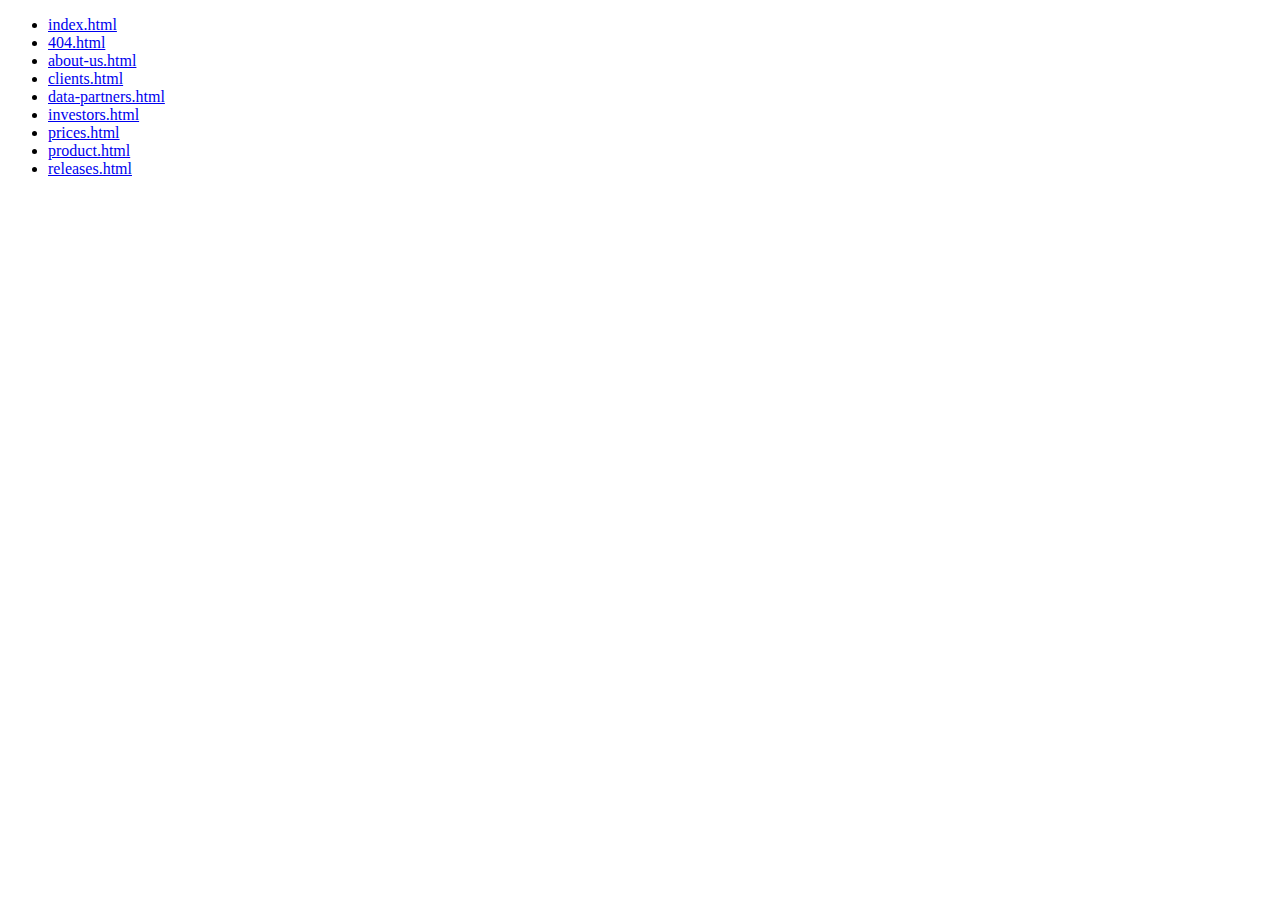
<file: _pages.html>
<!doctype html>
<html lang="en">
<head>
    <meta charset="UTF-8">
    <meta name="viewport"
          content="width=device-width, user-scalable=no, initial-scale=1.0, maximum-scale=1.0, minimum-scale=1.0">
    <meta http-equiv="X-UA-Compatible" content="ie=edge">
    <title>pages</title>
</head>
<body>
<ul>
    <li><a href="index.html">index.html</a></li>
    <li><a href="404.html">404.html</a></li>
    <li><a href="about-us.html">about-us.html</a></li>
    <li><a href="clients.html">clients.html</a></li>
    <li><a href="data-partners.html">data-partners.html</a></li>
    <li><a href="investors.html">investors.html</a></li>
    <li><a href="prices.html">prices.html</a></li>
    <li><a href="product.html">product.html</a></li>
    <li><a href="releases.html">releases.html</a></li>
</ul>
</body>
</html>
</file>
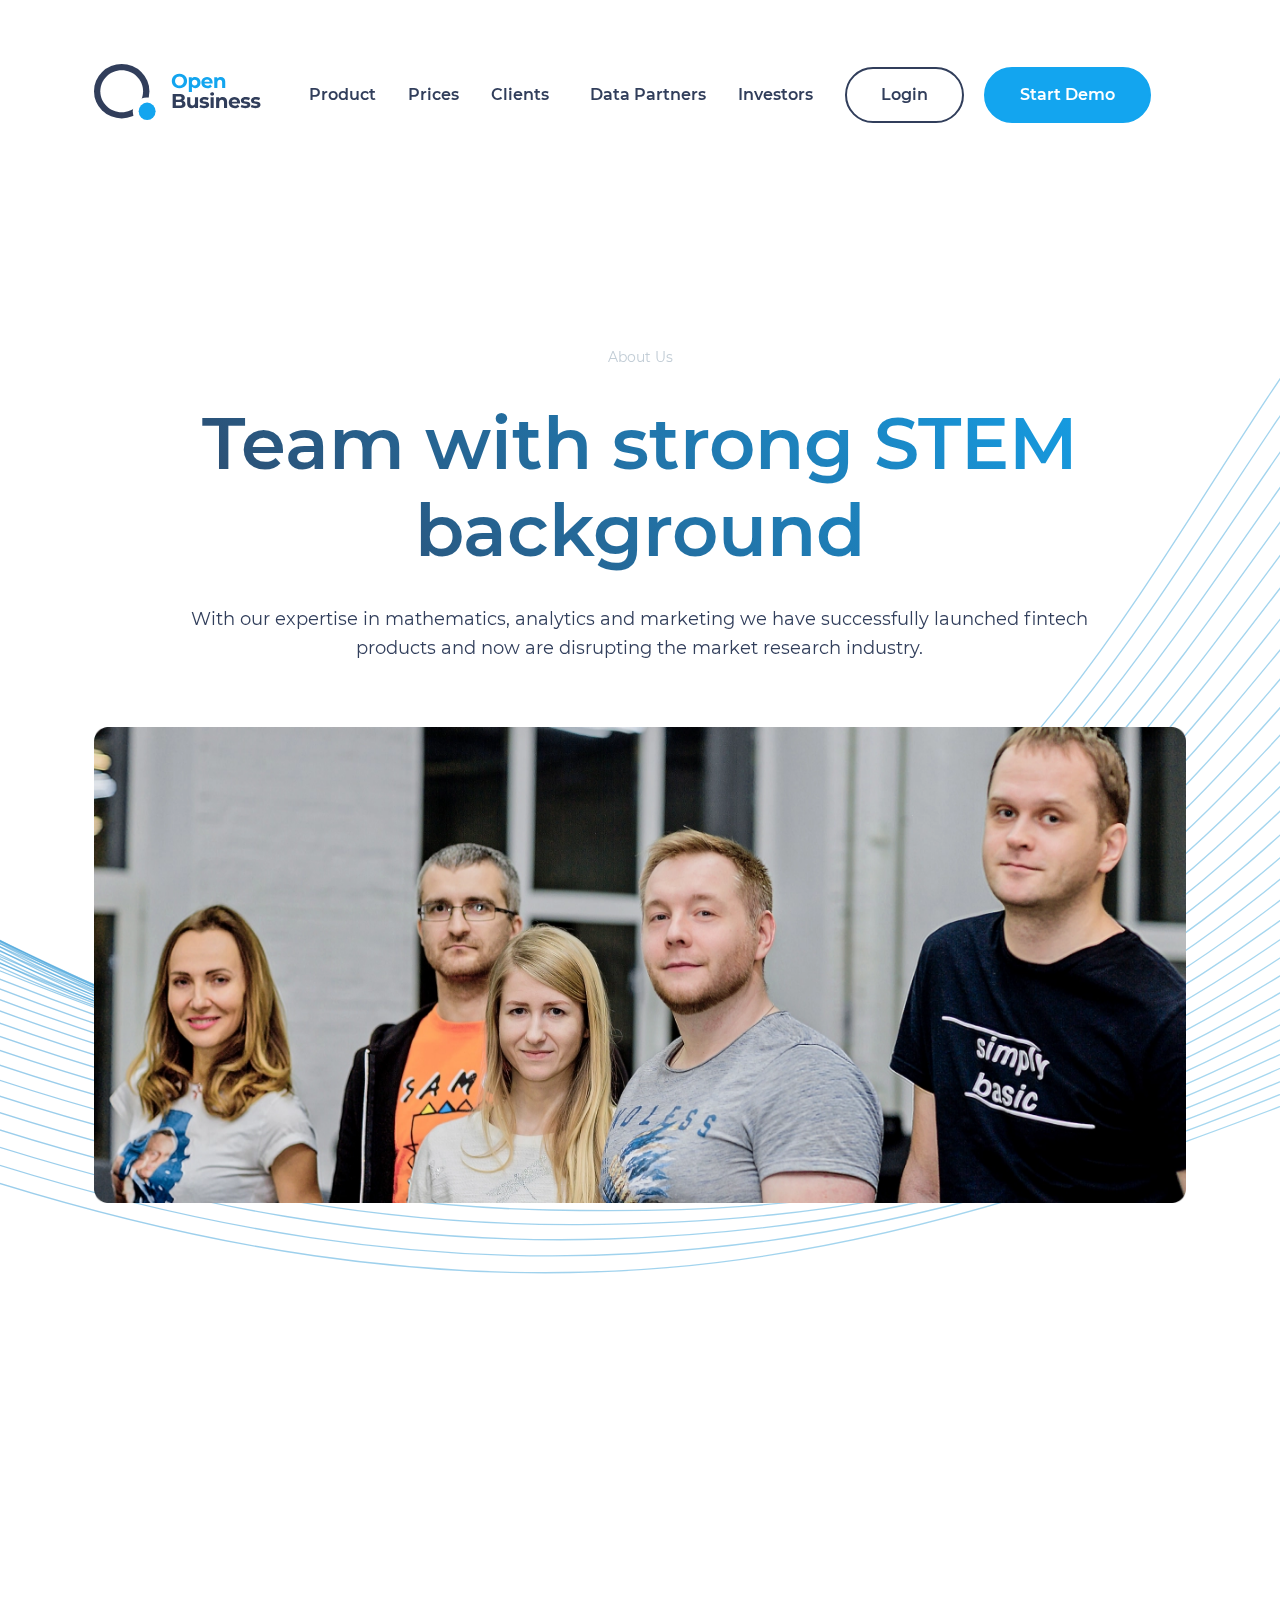
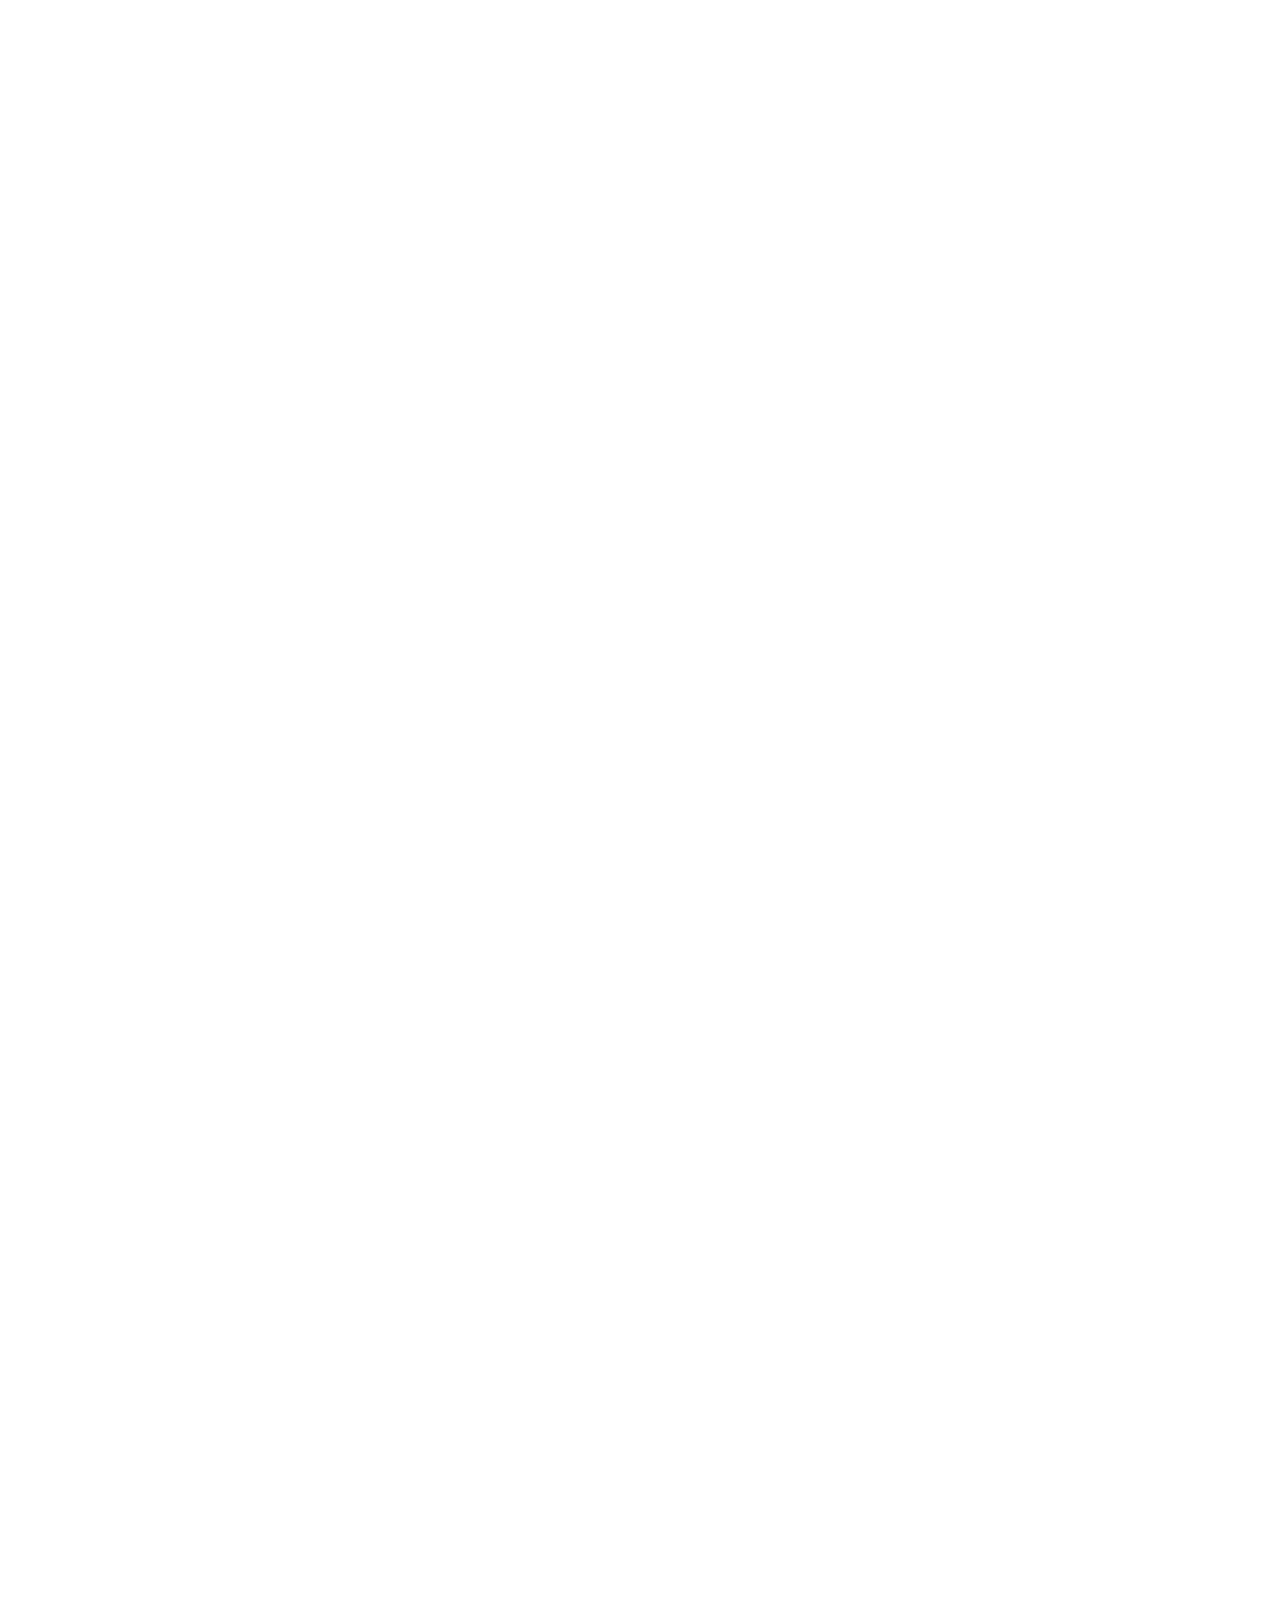
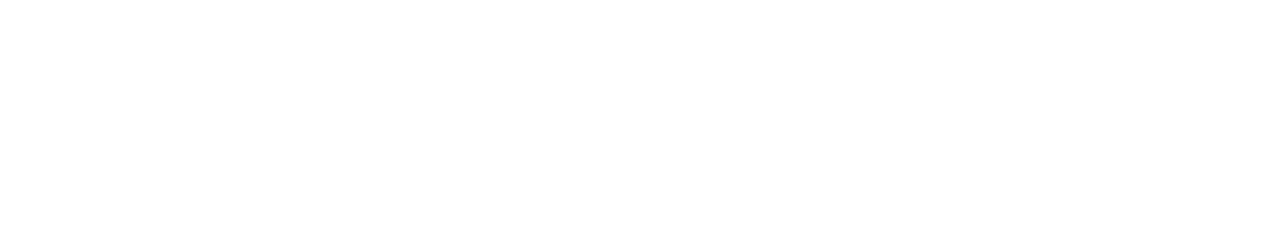
<file: about-us.html>
<!DOCTYPE html>
<html lang="en">
<head>
    <meta charset="UTF-8">
    <meta content="width=device-width, initial-scale=1.0" name="viewport">
    <meta content="" name="description">
    <meta content="" name="keywords">
    <link rel="apple-touch-icon" sizes="180x180" href="apple-touch-icon.png">
    <link rel="icon" type="image/png" sizes="32x32" href="favicon-32x32.png">
    <link rel="icon" type="image/png" sizes="16x16" href="favicon-16x16.png">
    <link rel="manifest" href="site.webmanifest">
    <link href="css/libs.min.css" rel="stylesheet">
    <link href="css/style.min.css" rel="stylesheet">
    <title>About Us - Open Business</title>
</head>

<body>
<header class="header mb-3 mt-lg-4 w-100 position-absolute">
    <div class="container">
        <div class="d-flex flex-wrap align-items-center navbar navbar-expand-xl">
            <a href="/" class="navbar-brand d-flex align-items-center py-0 text-dark text-decoration-none">
                <svg viewBox="0 0 167 62" fill="none" xmlns="http://www.w3.org/2000/svg">
<path d="M85.44 24.24C83.9867 24.24 82.6733 23.9267 81.5 23.3C80.34 22.6733 79.4267 21.8133 78.76 20.72C78.1067 19.6133 77.78 18.3733 77.78 17C77.78 15.6267 78.1067 14.3933 78.76 13.3C79.4267 12.1933 80.34 11.3267 81.5 10.7C82.6733 10.0733 83.9867 9.76 85.44 9.76C86.8933 9.76 88.2 10.0733 89.36 10.7C90.52 11.3267 91.4333 12.1933 92.1 13.3C92.7667 14.3933 93.1 15.6267 93.1 17C93.1 18.3733 92.7667 19.6133 92.1 20.72C91.4333 21.8133 90.52 22.6733 89.36 23.3C88.2 23.9267 86.8933 24.24 85.44 24.24ZM85.44 21.48C86.2667 21.48 87.0133 21.2933 87.68 20.92C88.3467 20.5333 88.8667 20 89.24 19.32C89.6267 18.64 89.82 17.8667 89.82 17C89.82 16.1333 89.6267 15.36 89.24 14.68C88.8667 14 88.3467 13.4733 87.68 13.1C87.0133 12.7133 86.2667 12.52 85.44 12.52C84.6133 12.52 83.8667 12.7133 83.2 13.1C82.5333 13.4733 82.0067 14 81.62 14.68C81.2467 15.36 81.06 16.1333 81.06 17C81.06 17.8667 81.2467 18.64 81.62 19.32C82.0067 20 82.5333 20.5333 83.2 20.92C83.8667 21.2933 84.6133 21.48 85.44 21.48ZM101.175 13.08C102.175 13.08 103.082 13.3133 103.895 13.78C104.722 14.2333 105.368 14.88 105.835 15.72C106.302 16.5467 106.535 17.5133 106.535 18.62C106.535 19.7267 106.302 20.7 105.835 21.54C105.368 22.3667 104.722 23.0133 103.895 23.48C103.082 23.9333 102.175 24.16 101.175 24.16C99.8017 24.16 98.7217 23.7267 97.935 22.86V27.88H94.815V13.24H97.795V14.48C98.5683 13.5467 99.695 13.08 101.175 13.08ZM100.635 21.6C101.435 21.6 102.088 21.3333 102.595 20.8C103.115 20.2533 103.375 19.5267 103.375 18.62C103.375 17.7133 103.115 16.9933 102.595 16.46C102.088 15.9133 101.435 15.64 100.635 15.64C99.835 15.64 99.175 15.9133 98.655 16.46C98.1483 16.9933 97.895 17.7133 97.895 18.62C97.895 19.5267 98.1483 20.2533 98.655 20.8C99.175 21.3333 99.835 21.6 100.635 21.6ZM118.664 18.66C118.664 18.7 118.644 18.98 118.604 19.5H110.464C110.61 20.1667 110.957 20.6933 111.504 21.08C112.05 21.4667 112.73 21.66 113.544 21.66C114.104 21.66 114.597 21.58 115.024 21.42C115.464 21.2467 115.87 20.98 116.244 20.62L117.904 22.42C116.89 23.58 115.41 24.16 113.464 24.16C112.25 24.16 111.177 23.9267 110.244 23.46C109.31 22.98 108.59 22.32 108.084 21.48C107.577 20.64 107.324 19.6867 107.324 18.62C107.324 17.5667 107.57 16.62 108.064 15.78C108.57 14.9267 109.257 14.2667 110.124 13.8C111.004 13.32 111.984 13.08 113.064 13.08C114.117 13.08 115.07 13.3067 115.924 13.76C116.777 14.2133 117.444 14.8667 117.924 15.72C118.417 16.56 118.664 17.54 118.664 18.66ZM113.084 15.44C112.377 15.44 111.784 15.64 111.304 16.04C110.824 16.44 110.53 16.9867 110.424 17.68H115.724C115.617 17 115.324 16.46 114.844 16.06C114.364 15.6467 113.777 15.44 113.084 15.44ZM126.781 13.08C128.114 13.08 129.187 13.48 130.001 14.28C130.827 15.08 131.241 16.2667 131.241 17.84V24H128.121V18.32C128.121 17.4667 127.934 16.8333 127.561 16.42C127.187 15.9933 126.647 15.78 125.941 15.78C125.154 15.78 124.527 16.0267 124.061 16.52C123.594 17 123.361 17.72 123.361 18.68V24H120.241V13.24H123.221V14.5C123.634 14.0467 124.147 13.7 124.761 13.46C125.374 13.2067 126.047 13.08 126.781 13.08Z" fill="#13A5EF"/>
<path d="M88.94 36.72C89.74 36.9733 90.3667 37.4 90.82 38C91.2733 38.5867 91.5 39.3133 91.5 40.18C91.5 41.4067 91.02 42.3533 90.06 43.02C89.1133 43.6733 87.7267 44 85.9 44H78.66V30H85.5C87.2067 30 88.5133 30.3267 89.42 30.98C90.34 31.6333 90.8 32.52 90.8 33.64C90.8 34.32 90.6333 34.9267 90.3 35.46C89.98 35.9933 89.5267 36.4133 88.94 36.72ZM81.88 32.44V35.74H85.1C85.9 35.74 86.5067 35.6 86.92 35.32C87.3333 35.04 87.54 34.6267 87.54 34.08C87.54 33.5333 87.3333 33.1267 86.92 32.86C86.5067 32.58 85.9 32.44 85.1 32.44H81.88ZM85.66 41.56C86.5133 41.56 87.1533 41.42 87.58 41.14C88.02 40.86 88.24 40.4267 88.24 39.84C88.24 38.68 87.38 38.1 85.66 38.1H81.88V41.56H85.66ZM104.073 33.24V44H101.113V42.72C100.7 43.1867 100.206 43.5467 99.633 43.8C99.0596 44.04 98.4396 44.16 97.773 44.16C96.3596 44.16 95.2396 43.7533 94.413 42.94C93.5863 42.1267 93.173 40.92 93.173 39.32V33.24H96.293V38.86C96.293 40.5933 97.0196 41.46 98.473 41.46C99.2196 41.46 99.8196 41.22 100.273 40.74C100.726 40.2467 100.953 39.52 100.953 38.56V33.24H104.073ZM110.083 44.16C109.19 44.16 108.317 44.0533 107.463 43.84C106.61 43.6133 105.93 43.3333 105.423 43L106.463 40.76C106.943 41.0667 107.523 41.32 108.203 41.52C108.883 41.7067 109.55 41.8 110.203 41.8C111.523 41.8 112.183 41.4733 112.183 40.82C112.183 40.5133 112.003 40.2933 111.643 40.16C111.283 40.0267 110.73 39.9133 109.983 39.82C109.103 39.6867 108.377 39.5333 107.803 39.36C107.23 39.1867 106.73 38.88 106.303 38.44C105.89 38 105.683 37.3733 105.683 36.56C105.683 35.88 105.877 35.28 106.263 34.76C106.663 34.2267 107.237 33.8133 107.983 33.52C108.743 33.2267 109.637 33.08 110.663 33.08C111.423 33.08 112.177 33.1667 112.923 33.34C113.683 33.5 114.31 33.7267 114.803 34.02L113.763 36.24C112.817 35.7067 111.783 35.44 110.663 35.44C109.997 35.44 109.497 35.5333 109.163 35.72C108.83 35.9067 108.663 36.1467 108.663 36.44C108.663 36.7733 108.843 37.0067 109.203 37.14C109.563 37.2733 110.137 37.4 110.923 37.52C111.803 37.6667 112.523 37.8267 113.083 38C113.643 38.16 114.13 38.46 114.543 38.9C114.957 39.34 115.163 39.9533 115.163 40.74C115.163 41.4067 114.963 42 114.563 42.52C114.163 43.04 113.577 43.4467 112.803 43.74C112.043 44.02 111.137 44.16 110.083 44.16ZM116.588 33.24H119.708V44H116.588V33.24ZM118.148 31.74C117.575 31.74 117.108 31.5733 116.748 31.24C116.388 30.9067 116.208 30.4933 116.208 30C116.208 29.5067 116.388 29.0933 116.748 28.76C117.108 28.4267 117.575 28.26 118.148 28.26C118.722 28.26 119.188 28.42 119.548 28.74C119.908 29.06 120.088 29.46 120.088 29.94C120.088 30.46 119.908 30.8933 119.548 31.24C119.188 31.5733 118.722 31.74 118.148 31.74ZM128.644 33.08C129.977 33.08 131.051 33.48 131.864 34.28C132.691 35.08 133.104 36.2667 133.104 37.84V44H129.984V38.32C129.984 37.4667 129.797 36.8333 129.424 36.42C129.051 35.9933 128.511 35.78 127.804 35.78C127.017 35.78 126.391 36.0267 125.924 36.52C125.457 37 125.224 37.72 125.224 38.68V44H122.104V33.24H125.084V34.5C125.497 34.0467 126.011 33.7 126.624 33.46C127.237 33.2067 127.911 33.08 128.644 33.08ZM146.089 38.66C146.089 38.7 146.069 38.98 146.029 39.5H137.889C138.036 40.1667 138.383 40.6933 138.929 41.08C139.476 41.4667 140.156 41.66 140.969 41.66C141.529 41.66 142.023 41.58 142.449 41.42C142.889 41.2467 143.296 40.98 143.669 40.62L145.329 42.42C144.316 43.58 142.836 44.16 140.889 44.16C139.676 44.16 138.603 43.9267 137.669 43.46C136.736 42.98 136.016 42.32 135.509 41.48C135.003 40.64 134.749 39.6867 134.749 38.62C134.749 37.5667 134.996 36.62 135.489 35.78C135.996 34.9267 136.683 34.2667 137.549 33.8C138.429 33.32 139.409 33.08 140.489 33.08C141.543 33.08 142.496 33.3067 143.349 33.76C144.203 34.2133 144.869 34.8667 145.349 35.72C145.843 36.56 146.089 37.54 146.089 38.66ZM140.509 35.44C139.803 35.44 139.209 35.64 138.729 36.04C138.249 36.44 137.956 36.9867 137.849 37.68H143.149C143.043 37 142.749 36.46 142.269 36.06C141.789 35.6467 141.203 35.44 140.509 35.44ZM151.287 44.16C150.393 44.16 149.52 44.0533 148.667 43.84C147.813 43.6133 147.133 43.3333 146.627 43L147.667 40.76C148.147 41.0667 148.727 41.32 149.407 41.52C150.087 41.7067 150.753 41.8 151.407 41.8C152.727 41.8 153.387 41.4733 153.387 40.82C153.387 40.5133 153.207 40.2933 152.847 40.16C152.487 40.0267 151.933 39.9133 151.187 39.82C150.307 39.6867 149.58 39.5333 149.007 39.36C148.433 39.1867 147.933 38.88 147.507 38.44C147.093 38 146.887 37.3733 146.887 36.56C146.887 35.88 147.08 35.28 147.467 34.76C147.867 34.2267 148.44 33.8133 149.187 33.52C149.947 33.2267 150.84 33.08 151.867 33.08C152.627 33.08 153.38 33.1667 154.127 33.34C154.887 33.5 155.513 33.7267 156.007 34.02L154.967 36.24C154.02 35.7067 152.987 35.44 151.867 35.44C151.2 35.44 150.7 35.5333 150.367 35.72C150.033 35.9067 149.867 36.1467 149.867 36.44C149.867 36.7733 150.047 37.0067 150.407 37.14C150.767 37.2733 151.34 37.4 152.127 37.52C153.007 37.6667 153.727 37.8267 154.287 38C154.847 38.16 155.333 38.46 155.747 38.9C156.16 39.34 156.367 39.9533 156.367 40.74C156.367 41.4067 156.167 42 155.767 42.52C155.367 43.04 154.78 43.4467 154.007 43.74C153.247 44.02 152.34 44.16 151.287 44.16ZM161.412 44.16C160.518 44.16 159.645 44.0533 158.792 43.84C157.938 43.6133 157.258 43.3333 156.752 43L157.792 40.76C158.272 41.0667 158.852 41.32 159.532 41.52C160.212 41.7067 160.878 41.8 161.532 41.8C162.852 41.8 163.512 41.4733 163.512 40.82C163.512 40.5133 163.332 40.2933 162.972 40.16C162.612 40.0267 162.058 39.9133 161.312 39.82C160.432 39.6867 159.705 39.5333 159.132 39.36C158.558 39.1867 158.058 38.88 157.632 38.44C157.218 38 157.012 37.3733 157.012 36.56C157.012 35.88 157.205 35.28 157.592 34.76C157.992 34.2267 158.565 33.8133 159.312 33.52C160.072 33.2267 160.965 33.08 161.992 33.08C162.752 33.08 163.505 33.1667 164.252 33.34C165.012 33.5 165.638 33.7267 166.132 34.02L165.092 36.24C164.145 35.7067 163.112 35.44 161.992 35.44C161.325 35.44 160.825 35.5333 160.492 35.72C160.158 35.9067 159.992 36.1467 159.992 36.44C159.992 36.7733 160.172 37.0067 160.532 37.14C160.892 37.2733 161.465 37.4 162.252 37.52C163.132 37.6667 163.852 37.8267 164.412 38C164.972 38.16 165.458 38.46 165.872 38.9C166.285 39.34 166.492 39.9533 166.492 40.74C166.492 41.4067 166.292 42 165.892 42.52C165.492 43.04 164.905 43.4467 164.132 43.74C163.372 44.02 162.465 44.16 161.412 44.16Z" fill="#313E5B"/>
<ellipse cx="27.6986" cy="27.2222" rx="27.6986" ry="27.2222" fill="#313E5B"/>
<path d="M49.0662 27.2221C49.0662 38.8201 39.4996 48.2221 27.6987 48.2221C15.8977 48.2221 6.33118 38.8201 6.33118 27.2221C6.33118 15.6242 15.8977 6.22214 27.6987 6.22214C39.4996 6.22214 49.0662 15.6242 49.0662 27.2221Z" fill="white"/>
<path d="M67.2681 47.4444C67.2681 55.1763 60.8904 61.4444 53.0231 61.4444C45.1558 61.4444 38.7781 55.1763 38.7781 47.4444C38.7781 39.7124 45.1558 33.4444 53.0231 33.4444C60.8904 33.4444 67.2681 39.7124 67.2681 47.4444Z" fill="white"/>
<ellipse cx="53.13" cy="47.2973" rx="8.47" ry="8.7027" fill="#13A5EF"/>
</svg>

            </a>

            <button class="btn btn-primary navbar-toggler" type="button" data-bs-toggle="offcanvas" data-bs-target="#offcanvas" aria-controls="offcanvas" aria-label="Toggle navigation"></button>

            <div class="offcanvas offcanvas-start <!--active show-->" tabindex="-1" id="offcanvas" aria-labelledby="offcanvasLabel">
                <button type="button" class="btn-close btn-close-white text-reset position-absolute end-0 top-0 mt-2 me-n4" data-bs-dismiss="offcanvas" aria-label="Close"></button>

                <div class="nav-mobile offcanvas-body d-flex align-items-xl-center flex-xl-row flex-column justify-content-between align-items-stretch pb-5 pb-xl-0">
                    <ul class="nav nav-bb col-12 col-lg mb-2 justify-content-start mb-md-0 ms-xl-2 flex-column flex-xl-row">
                        <li class="mx-lg-2 d-xl-none"><a href="/" class="nav-link px-0">Home</a></li>
                        <li class="mx-lg-2"><a href="product.html" class="nav-link px-0">Product</a></li>
                        <li class="mx-lg-2"><a href="prices.html" class="nav-link px-0">Prices</a></li>
                        <li class="mx-lg-2 me-lg-auto"><a href="clients.html" class="nav-link px-0">Clients</a></li>
                        <li class="mx-lg-2 d-sm-none"><a href="about-us.html" class="nav-link px-0">About Us</a></li>
                        <li class="mx-lg-2"><a href="data-partners.html" class="nav-link px-0">Data Partners</a></li>
                        <li class="mx-lg-2"><a href="investors.html" class="nav-link px-0">Investors</a></li>
                    </ul>

                    <div class="ms-lg-2 d-none d-xl-block">
<!--                        <a href="#modalForm" data-bs-toggle="modal" role="button" class="btn btn-outline-secondary rounded-pill me-2">Login</a>-->
                        <a href="https://my.openb24.com/auth/login" class="btn btn-outline-secondary rounded-pill me-2">Login</a>
                        <a href="#modalForm" class="btn btn-primary rounded-pill" data-bs-toggle="modal" role="button">Start Demo</a>
                    </div>

                    <ul class="nav-mobile__login nav col-12 col-xl justify-content-start flex-column d-xl-none">
                        <li><a href="https://my.openb24.com/auth/login" class="nav-link px-0"><svg class="icon icon-sprite--man me-2">
  <use xlink:href="img/sprite.svg#sprite--man" />
</svg>Login</a></li>
                        <li><a href="#modalSuccess" data-bs-toggle="modal" role="button" class="nav-link px-0"><svg class="icon icon-sprite--zap me-2">
  <use xlink:href="img/sprite.svg#sprite--zap" />
</svg>Start Demo</a></li>
                    </ul>

                    <div class="nav-mobile__bottom d-flex d-xl-none position-absolute bottom-0 start-0 end-0 text-center border-top">
                        <a href="" class="col d-flex justify-content-center align-items-center"><svg class="icon icon-sprite--phone">
  <use xlink:href="img/sprite.svg#sprite--phone" />
</svg></a>
                        <a href="" class="col d-flex justify-content-center align-items-center"><svg class="icon icon-sprite--telegram">
  <use xlink:href="img/sprite.svg#sprite--telegram" />
</svg></a>
                        <a href="" class="col d-flex justify-content-center align-items-center"><svg class="icon icon-sprite--whatsapp">
  <use xlink:href="img/sprite.svg#sprite--whatsapp" />
</svg></a>
                        <a href="" class="col d-flex justify-content-center align-items-center"><svg class="icon icon-sprite--mail">
  <use xlink:href="img/sprite.svg#sprite--mail" />
</svg>
                        </a>
                    </div>
                </div>
            </div>

        </div>
    </div>
</header>
<main class="main bg0 fullpage pb-0" data-aos="zoom-out-up">
    <div class="container pb-3 pb-lg-6">
        <div class="main__content d-flex flex-column justify-content-center align-items-start align-items-lg-center text-lg-center">
            <span class="small text-muted mb-2 mb-lg-3" data-aos="fade-up">About Us</span>
            <h1 class="color-gradient" data-aos="fade-up" data-aos-delay="100">Team with strong STEM background</h1>
            <div class="col-lg-10 col-auto description mt-1 mt-lg-2" data-aos="fade-up" data-aos-delay="400"><p>With our expertise in mathematics, analytics and marketing we have successfully launched fintech products and now are disrupting the market research industry.</p></div>
        </div>

        <div class="pt-lg-4 py-2" data-aos="fade-up" data-aos-delay="400">
            <picture class="d-flex justify-content-center align-items-center image-tilt">
    <source media="(max-width: 991.98px)" type="image/webp" srcset="img/team-mob.webp">
    <source media="(min-width: 992px)" type="image/webp" srcset="img/team.webp">
    <source media="(max-width: 991.98px)" srcset="img/team-mob.png">
    <source media="(min-width: 992px)" srcset="img/team.png">
    <img class="img-fluid" src="img/team.png" alt="team">
</picture>
        </div>

    </div>
</main>

<section class="py-3 py-lg-6" data-aos="fade-up">
    <div class="container">
        <div class="row">
            <div class="col-12 col-lg-6" data-aos="fade-right">
                <p>OpenBusiness Analytics is a startup with headquarters in New York, successfully operating on the European market.</p>
                <p>Due to our strong expertise in market research and with the help of our proprietary algorithm we aggregate and analyze anonymized purchase transactional data enabling businesses, banks and investors to answer real-time questions on companies’ performance and consumer behavior.</p>
            </div>
            <div class="col-12 col-lg-6" data-aos="fade-left">
                <p>We combine the power of transactional data collaboration with a unique extrapolation method to provide our clients with the most accurate metrics of any retail company. On the other hand OpenBusiness transactional Data-Hub #1  creates new revenue streams for traditional banks and fintech companies by monetizing their data and provides actionable market insights for investment funds.</p>
            </div>
        </div>
    </div>
</section>

<section class="py-3 py-lg-6" data-aos="fade-up">
    <div class="container">
        <div class="row align-items-center">
            <div class="col-12 col-lg-6 pe-lg-4" data-aos="fade-right">
                <picture class="d-flex justify-content-center align-items-center image-tilt">
    <source srcset="img/team2.webp" type="image/webp">
    <img class="img-fluid " src="img/team2.png" alt="team2">
</picture>
            </div>
            <div class="col-12 col-lg-6 mt-6 mt-lg-0" data-aos="fade-left">
                <h3 data-aos="fade-up">Our founders</h3>
                <div class="description pt-1 pt-lg-2" data-aos="fade-up" data-aos-delay="300">
                    <p>In 2018-2019 successful entrepreneurs with profound expertise in marketing research & retail banking  - Yuliya Lakatkova and experienced architech level developer Vitaliy Volosiuk have launched an automated financial assistant “Ping Fin”.</p>
                    <p>Free app had considerable success with users. Later analyzing transactional data, the team gradually came up with the idea of creating an analytical platform for businesses and investors, which provides real-time companies’ performance, competitive intelligence & consumer payment behavior insights based on billions of anonymized transactions.</p>
                </div>
            </div>
        </div>
    </div>
</section>

<div class="bg3" data-aos="zoom-out"></div>

<footer class="footer pt-6 pb-2 pb-lg-6" data-aos="fade-up">
    <div class="container">
        <div class="row">
            <div class="col-12 col-lg-6">
                <a href="/" class="logo d-flex align-items-center py-0 text-dark text-decoration-none">
                    <svg viewBox="0 0 167 62" fill="none" xmlns="http://www.w3.org/2000/svg">
<path d="M85.44 24.24C83.9867 24.24 82.6733 23.9267 81.5 23.3C80.34 22.6733 79.4267 21.8133 78.76 20.72C78.1067 19.6133 77.78 18.3733 77.78 17C77.78 15.6267 78.1067 14.3933 78.76 13.3C79.4267 12.1933 80.34 11.3267 81.5 10.7C82.6733 10.0733 83.9867 9.76 85.44 9.76C86.8933 9.76 88.2 10.0733 89.36 10.7C90.52 11.3267 91.4333 12.1933 92.1 13.3C92.7667 14.3933 93.1 15.6267 93.1 17C93.1 18.3733 92.7667 19.6133 92.1 20.72C91.4333 21.8133 90.52 22.6733 89.36 23.3C88.2 23.9267 86.8933 24.24 85.44 24.24ZM85.44 21.48C86.2667 21.48 87.0133 21.2933 87.68 20.92C88.3467 20.5333 88.8667 20 89.24 19.32C89.6267 18.64 89.82 17.8667 89.82 17C89.82 16.1333 89.6267 15.36 89.24 14.68C88.8667 14 88.3467 13.4733 87.68 13.1C87.0133 12.7133 86.2667 12.52 85.44 12.52C84.6133 12.52 83.8667 12.7133 83.2 13.1C82.5333 13.4733 82.0067 14 81.62 14.68C81.2467 15.36 81.06 16.1333 81.06 17C81.06 17.8667 81.2467 18.64 81.62 19.32C82.0067 20 82.5333 20.5333 83.2 20.92C83.8667 21.2933 84.6133 21.48 85.44 21.48ZM101.175 13.08C102.175 13.08 103.082 13.3133 103.895 13.78C104.722 14.2333 105.368 14.88 105.835 15.72C106.302 16.5467 106.535 17.5133 106.535 18.62C106.535 19.7267 106.302 20.7 105.835 21.54C105.368 22.3667 104.722 23.0133 103.895 23.48C103.082 23.9333 102.175 24.16 101.175 24.16C99.8017 24.16 98.7217 23.7267 97.935 22.86V27.88H94.815V13.24H97.795V14.48C98.5683 13.5467 99.695 13.08 101.175 13.08ZM100.635 21.6C101.435 21.6 102.088 21.3333 102.595 20.8C103.115 20.2533 103.375 19.5267 103.375 18.62C103.375 17.7133 103.115 16.9933 102.595 16.46C102.088 15.9133 101.435 15.64 100.635 15.64C99.835 15.64 99.175 15.9133 98.655 16.46C98.1483 16.9933 97.895 17.7133 97.895 18.62C97.895 19.5267 98.1483 20.2533 98.655 20.8C99.175 21.3333 99.835 21.6 100.635 21.6ZM118.664 18.66C118.664 18.7 118.644 18.98 118.604 19.5H110.464C110.61 20.1667 110.957 20.6933 111.504 21.08C112.05 21.4667 112.73 21.66 113.544 21.66C114.104 21.66 114.597 21.58 115.024 21.42C115.464 21.2467 115.87 20.98 116.244 20.62L117.904 22.42C116.89 23.58 115.41 24.16 113.464 24.16C112.25 24.16 111.177 23.9267 110.244 23.46C109.31 22.98 108.59 22.32 108.084 21.48C107.577 20.64 107.324 19.6867 107.324 18.62C107.324 17.5667 107.57 16.62 108.064 15.78C108.57 14.9267 109.257 14.2667 110.124 13.8C111.004 13.32 111.984 13.08 113.064 13.08C114.117 13.08 115.07 13.3067 115.924 13.76C116.777 14.2133 117.444 14.8667 117.924 15.72C118.417 16.56 118.664 17.54 118.664 18.66ZM113.084 15.44C112.377 15.44 111.784 15.64 111.304 16.04C110.824 16.44 110.53 16.9867 110.424 17.68H115.724C115.617 17 115.324 16.46 114.844 16.06C114.364 15.6467 113.777 15.44 113.084 15.44ZM126.781 13.08C128.114 13.08 129.187 13.48 130.001 14.28C130.827 15.08 131.241 16.2667 131.241 17.84V24H128.121V18.32C128.121 17.4667 127.934 16.8333 127.561 16.42C127.187 15.9933 126.647 15.78 125.941 15.78C125.154 15.78 124.527 16.0267 124.061 16.52C123.594 17 123.361 17.72 123.361 18.68V24H120.241V13.24H123.221V14.5C123.634 14.0467 124.147 13.7 124.761 13.46C125.374 13.2067 126.047 13.08 126.781 13.08Z" fill="#13A5EF"/>
<path d="M88.94 36.72C89.74 36.9733 90.3667 37.4 90.82 38C91.2733 38.5867 91.5 39.3133 91.5 40.18C91.5 41.4067 91.02 42.3533 90.06 43.02C89.1133 43.6733 87.7267 44 85.9 44H78.66V30H85.5C87.2067 30 88.5133 30.3267 89.42 30.98C90.34 31.6333 90.8 32.52 90.8 33.64C90.8 34.32 90.6333 34.9267 90.3 35.46C89.98 35.9933 89.5267 36.4133 88.94 36.72ZM81.88 32.44V35.74H85.1C85.9 35.74 86.5067 35.6 86.92 35.32C87.3333 35.04 87.54 34.6267 87.54 34.08C87.54 33.5333 87.3333 33.1267 86.92 32.86C86.5067 32.58 85.9 32.44 85.1 32.44H81.88ZM85.66 41.56C86.5133 41.56 87.1533 41.42 87.58 41.14C88.02 40.86 88.24 40.4267 88.24 39.84C88.24 38.68 87.38 38.1 85.66 38.1H81.88V41.56H85.66ZM104.073 33.24V44H101.113V42.72C100.7 43.1867 100.206 43.5467 99.633 43.8C99.0596 44.04 98.4396 44.16 97.773 44.16C96.3596 44.16 95.2396 43.7533 94.413 42.94C93.5863 42.1267 93.173 40.92 93.173 39.32V33.24H96.293V38.86C96.293 40.5933 97.0196 41.46 98.473 41.46C99.2196 41.46 99.8196 41.22 100.273 40.74C100.726 40.2467 100.953 39.52 100.953 38.56V33.24H104.073ZM110.083 44.16C109.19 44.16 108.317 44.0533 107.463 43.84C106.61 43.6133 105.93 43.3333 105.423 43L106.463 40.76C106.943 41.0667 107.523 41.32 108.203 41.52C108.883 41.7067 109.55 41.8 110.203 41.8C111.523 41.8 112.183 41.4733 112.183 40.82C112.183 40.5133 112.003 40.2933 111.643 40.16C111.283 40.0267 110.73 39.9133 109.983 39.82C109.103 39.6867 108.377 39.5333 107.803 39.36C107.23 39.1867 106.73 38.88 106.303 38.44C105.89 38 105.683 37.3733 105.683 36.56C105.683 35.88 105.877 35.28 106.263 34.76C106.663 34.2267 107.237 33.8133 107.983 33.52C108.743 33.2267 109.637 33.08 110.663 33.08C111.423 33.08 112.177 33.1667 112.923 33.34C113.683 33.5 114.31 33.7267 114.803 34.02L113.763 36.24C112.817 35.7067 111.783 35.44 110.663 35.44C109.997 35.44 109.497 35.5333 109.163 35.72C108.83 35.9067 108.663 36.1467 108.663 36.44C108.663 36.7733 108.843 37.0067 109.203 37.14C109.563 37.2733 110.137 37.4 110.923 37.52C111.803 37.6667 112.523 37.8267 113.083 38C113.643 38.16 114.13 38.46 114.543 38.9C114.957 39.34 115.163 39.9533 115.163 40.74C115.163 41.4067 114.963 42 114.563 42.52C114.163 43.04 113.577 43.4467 112.803 43.74C112.043 44.02 111.137 44.16 110.083 44.16ZM116.588 33.24H119.708V44H116.588V33.24ZM118.148 31.74C117.575 31.74 117.108 31.5733 116.748 31.24C116.388 30.9067 116.208 30.4933 116.208 30C116.208 29.5067 116.388 29.0933 116.748 28.76C117.108 28.4267 117.575 28.26 118.148 28.26C118.722 28.26 119.188 28.42 119.548 28.74C119.908 29.06 120.088 29.46 120.088 29.94C120.088 30.46 119.908 30.8933 119.548 31.24C119.188 31.5733 118.722 31.74 118.148 31.74ZM128.644 33.08C129.977 33.08 131.051 33.48 131.864 34.28C132.691 35.08 133.104 36.2667 133.104 37.84V44H129.984V38.32C129.984 37.4667 129.797 36.8333 129.424 36.42C129.051 35.9933 128.511 35.78 127.804 35.78C127.017 35.78 126.391 36.0267 125.924 36.52C125.457 37 125.224 37.72 125.224 38.68V44H122.104V33.24H125.084V34.5C125.497 34.0467 126.011 33.7 126.624 33.46C127.237 33.2067 127.911 33.08 128.644 33.08ZM146.089 38.66C146.089 38.7 146.069 38.98 146.029 39.5H137.889C138.036 40.1667 138.383 40.6933 138.929 41.08C139.476 41.4667 140.156 41.66 140.969 41.66C141.529 41.66 142.023 41.58 142.449 41.42C142.889 41.2467 143.296 40.98 143.669 40.62L145.329 42.42C144.316 43.58 142.836 44.16 140.889 44.16C139.676 44.16 138.603 43.9267 137.669 43.46C136.736 42.98 136.016 42.32 135.509 41.48C135.003 40.64 134.749 39.6867 134.749 38.62C134.749 37.5667 134.996 36.62 135.489 35.78C135.996 34.9267 136.683 34.2667 137.549 33.8C138.429 33.32 139.409 33.08 140.489 33.08C141.543 33.08 142.496 33.3067 143.349 33.76C144.203 34.2133 144.869 34.8667 145.349 35.72C145.843 36.56 146.089 37.54 146.089 38.66ZM140.509 35.44C139.803 35.44 139.209 35.64 138.729 36.04C138.249 36.44 137.956 36.9867 137.849 37.68H143.149C143.043 37 142.749 36.46 142.269 36.06C141.789 35.6467 141.203 35.44 140.509 35.44ZM151.287 44.16C150.393 44.16 149.52 44.0533 148.667 43.84C147.813 43.6133 147.133 43.3333 146.627 43L147.667 40.76C148.147 41.0667 148.727 41.32 149.407 41.52C150.087 41.7067 150.753 41.8 151.407 41.8C152.727 41.8 153.387 41.4733 153.387 40.82C153.387 40.5133 153.207 40.2933 152.847 40.16C152.487 40.0267 151.933 39.9133 151.187 39.82C150.307 39.6867 149.58 39.5333 149.007 39.36C148.433 39.1867 147.933 38.88 147.507 38.44C147.093 38 146.887 37.3733 146.887 36.56C146.887 35.88 147.08 35.28 147.467 34.76C147.867 34.2267 148.44 33.8133 149.187 33.52C149.947 33.2267 150.84 33.08 151.867 33.08C152.627 33.08 153.38 33.1667 154.127 33.34C154.887 33.5 155.513 33.7267 156.007 34.02L154.967 36.24C154.02 35.7067 152.987 35.44 151.867 35.44C151.2 35.44 150.7 35.5333 150.367 35.72C150.033 35.9067 149.867 36.1467 149.867 36.44C149.867 36.7733 150.047 37.0067 150.407 37.14C150.767 37.2733 151.34 37.4 152.127 37.52C153.007 37.6667 153.727 37.8267 154.287 38C154.847 38.16 155.333 38.46 155.747 38.9C156.16 39.34 156.367 39.9533 156.367 40.74C156.367 41.4067 156.167 42 155.767 42.52C155.367 43.04 154.78 43.4467 154.007 43.74C153.247 44.02 152.34 44.16 151.287 44.16ZM161.412 44.16C160.518 44.16 159.645 44.0533 158.792 43.84C157.938 43.6133 157.258 43.3333 156.752 43L157.792 40.76C158.272 41.0667 158.852 41.32 159.532 41.52C160.212 41.7067 160.878 41.8 161.532 41.8C162.852 41.8 163.512 41.4733 163.512 40.82C163.512 40.5133 163.332 40.2933 162.972 40.16C162.612 40.0267 162.058 39.9133 161.312 39.82C160.432 39.6867 159.705 39.5333 159.132 39.36C158.558 39.1867 158.058 38.88 157.632 38.44C157.218 38 157.012 37.3733 157.012 36.56C157.012 35.88 157.205 35.28 157.592 34.76C157.992 34.2267 158.565 33.8133 159.312 33.52C160.072 33.2267 160.965 33.08 161.992 33.08C162.752 33.08 163.505 33.1667 164.252 33.34C165.012 33.5 165.638 33.7267 166.132 34.02L165.092 36.24C164.145 35.7067 163.112 35.44 161.992 35.44C161.325 35.44 160.825 35.5333 160.492 35.72C160.158 35.9067 159.992 36.1467 159.992 36.44C159.992 36.7733 160.172 37.0067 160.532 37.14C160.892 37.2733 161.465 37.4 162.252 37.52C163.132 37.6667 163.852 37.8267 164.412 38C164.972 38.16 165.458 38.46 165.872 38.9C166.285 39.34 166.492 39.9533 166.492 40.74C166.492 41.4067 166.292 42 165.892 42.52C165.492 43.04 164.905 43.4467 164.132 43.74C163.372 44.02 162.465 44.16 161.412 44.16Z" fill="#313E5B"/>
<ellipse cx="27.6986" cy="27.2222" rx="27.6986" ry="27.2222" fill="#313E5B"/>
<path d="M49.0662 27.2221C49.0662 38.8201 39.4996 48.2221 27.6987 48.2221C15.8977 48.2221 6.33118 38.8201 6.33118 27.2221C6.33118 15.6242 15.8977 6.22214 27.6987 6.22214C39.4996 6.22214 49.0662 15.6242 49.0662 27.2221Z" fill="white"/>
<path d="M67.2681 47.4444C67.2681 55.1763 60.8904 61.4444 53.0231 61.4444C45.1558 61.4444 38.7781 55.1763 38.7781 47.4444C38.7781 39.7124 45.1558 33.4444 53.0231 33.4444C60.8904 33.4444 67.2681 39.7124 67.2681 47.4444Z" fill="white"/>
<ellipse cx="53.13" cy="47.2973" rx="8.47" ry="8.7027" fill="#13A5EF"/>
</svg>

                </a>
                <div class="row justify-content-between mt-4">
                    <div class="col-12 col-xl-auto col-xxl-4 mb-3 mb-xl-0"><a href="tel:+375339109010" class="fw-bold text-nowrap"><svg class="icon icon-sprite--phone me-2">
  <use xlink:href="img/sprite.svg#sprite--phone" />
</svg>+375 33 910 90 10</a></div>
                    <div class="col-6 col-xl-auto col-xxl-4 text-xl-center"><a href="https://t.me/lokymayers137" class="fw-bold text-nowrap"><svg class="icon icon-sprite--telegram me-2">
  <use xlink:href="img/sprite.svg#sprite--telegram" />
</svg>Telegram</a></div>
                    <div class="col-6 col-xl-auto col-xxl-4"><a href="https://api.whatsapp.com/send?phone=375291639642&app=facebook&entry_point=page_cta" class="fw-bold text-nowrap"><svg class="icon icon-sprite--whatsapp me-2">
  <use xlink:href="img/sprite.svg#sprite--whatsapp" />
</svg>Watsapp</a></div>
                </div>
                <address class="d-flex mt-3">
                    <svg class="icon icon-sprite--home me-2">
  <use xlink:href="img/sprite.svg#sprite--home" />
</svg>
                    <div>
                        <span class="fw-bold">New York Head Office</span>
                        <div class="description mt-1">
                            220 E 23rd Street, #400, New York, NY 10010
                        </div>
                    </div>
                </address>
                <a href="mailto:info@openb24.com" class="fw-bold"><svg class="icon icon-sprite--mail me-2">
  <use xlink:href="img/sprite.svg#sprite--mail" />
</svg>info@openb24.com</a>
            </div>
            <div class="col-12 col-lg-2 mt-4 mt-lg-0 mb-2 mb-md-0">
                <ul class="list-unstyled row row-cols-2 row-cols-lg-1 gy-3">
                    <li><a href="product.html" class="fw-bold">Product</a></li>
                    <li><a href="about-us.html" class="fw-bold">About Us</a></li>
                    <li><a href="prices.html" class="fw-bold">Prices</a></li>
                    <li><a href="clients.html" class="fw-bold">Clients</a></li>
                    <li><a href="investors.html" class="fw-bold">Investors</a></li>
                    <li><a href="data-partners.html" class="fw-bold">Data-Partners</a></li>
                </ul>
            </div>
            <div class="col-6 col-lg-2 mt-4 mt-lg-0 mb-2 mb-md-0">
                <ul class="nav row row-cols-1 gy-3">
                    <li><span class="h6">Platform</span></li>
                    <li><a href="https://my.openb24.com/auth/register" class="fw-normal">Sign up</a></li>
                    <li><a href="https://my.openb24.com/auth/login" class="fw-normal">Sign in</a></li>
                </ul>
            </div>

            <div class="col-6 col-lg-2 mt-4 mt-lg-0 text-lg-end">
                <div class="h6">Social network</div>
                <div class="row justify-content-lg-end mt-3">
                    <div class="col-auto"><a class="link_icon me-2" href="https://web.facebook.com/openb24/" title="Facebook"><svg class="icon icon-sprite--facebook">
  <use xlink:href="img/sprite.svg#sprite--facebook" />
</svg></a>
                    </div>
                    <div class="col-auto"><a class="link_icon me-2" href="https://www.linkedin.com/company/open-business-analytics/" title="LinkedIn"><svg class="icon icon-sprite--linkedin">
  <use xlink:href="img/sprite.svg#sprite--linkedin" />
</svg></a>
                    </div>
                </div>
            </div>
        </div>
        <div class="copyright row small mt-6 text-secondary opacity-50 mb-1">
            <span class="me-md-auto col-12 col-md-auto">Copyright 2021 OpenBusiness. <br class="d-block d-sm-none">All Rights Reserved.</span>
            <!--<div class="d-none col-auto mt-3 mt-md-0">
                <a class="me-4 link-secondary" href="#">Term of use</a>
                <a class="link-secondary" href="#">Privacy policy</a>
            </div>-->
        </div>
    </div>
</footer>
<div aria-hidden="true" aria-labelledby="modalFormLabel" class="modal fade" id="modalForm" tabindex="-1">
    <div class="modal-dialog modal-lg modal-dialog-centered align-items-end align-items-sm-center">
        <div class="modal-content">
            <button aria-label="Close" class="btn-close btn-close-white text-reset position-absolute end-0 top-0 mt-n3"
                    data-bs-dismiss="modal" type="button"></button>
            <div class="modal-body p-lg-6">
                <div class="modal-title fw-bold mb-2 mb-lg-3" id="modalFormLabel">Try now and get a step ahead!</div>

                <form action="" class="needs-validation" novalidate>
                    <div class="row gy-2 gy-lg-3">
                        <div class="col-12">
                            <div class="floating-label">
                                <input class="form-control" placeholder="Company" type="text">
                                <label>Company</label>
                            </div>
                        </div>
                        <div class="col-12 col-lg-6 floating-label">
                            <div class="floating-label">

                                <input class="form-control" placeholder="Name" type="text">
                                <label>Name</label>
                            </div>
                        </div>
                        <div class="col-12 col-lg-6 floating-label">
                            <div class="floating-label">

                                <input class="form-control" placeholder="Position title" type="text">
                                <label>Position title</label>
                            </div>
                        </div>
                        <div class="col-12 col-lg-6 floating-label">
                            <div class="floating-label">
                                <input class="form-control" placeholder="Your E-mail" type="email" value="">
                                <label>Your E-mail</label>
                            </div>
                        </div>
                        <div class="col-12 col-lg-6 floating-label">
                            <div class="floating-label">
                                <input class="form-control" placeholder="Phone number" type="text">
                                <label>Phone number</label>
                            </div>
                        </div>
                        <div class="col-12">
                            <div class="floating-label">
                                <textarea class="form-control" placeholder="Message"></textarea>
                                <label>Message</label>
                            </div>
                        </div>
                    </div>

                    <div class="row align-items-center mt-3">
                        <div class="col-12 col-sm-5">
                            <button class="btn btn-primary rounded-pill w-100" type="submit">Submit</button>
                        </div>
                        <div class="d-none text-danger small text-center text-sm-end mt-2 mt-sm-0 col-12 col-sm-7">Fill in all the fields</div>
                    </div>
                </form>


            </div>
        </div>
    </div>
</div>

<div aria-hidden="true" aria-labelledby="modalSuccessLabel" class="modal fade" id="modalSuccess" tabindex="-1">
    <div class="modal-dialog modal-dialog-centered align-items-end align-items-sm-center">
        <div class="modal-content">
            <button aria-label="Close" class="btn-close btn-close-white text-reset position-absolute end-0 top-0 mt-n3"
                    data-bs-dismiss="modal" type="button"></button>
            <div class="modal-body p-lg-6">
                <div class="modal-title h5 fw-bold mb-2" id="modalSuccessLabel">Request has been sent</div>

                <p>Thank you for your attention and your interest.<br>We will consider your request and will contact you
                    as soon as possible.</p>

                <div class="mt-3">
                    <button class="btn btn-primary rounded-pill col-12 col-sm-8" data-bs-dismiss="modal" type="button">OK</button>
                </div>
            </div>
        </div>
    </div>
</div>

<script src="js/libs.min.js"></script>
<script src="js/main.min.js"></script>

</body>
</html>
</file>
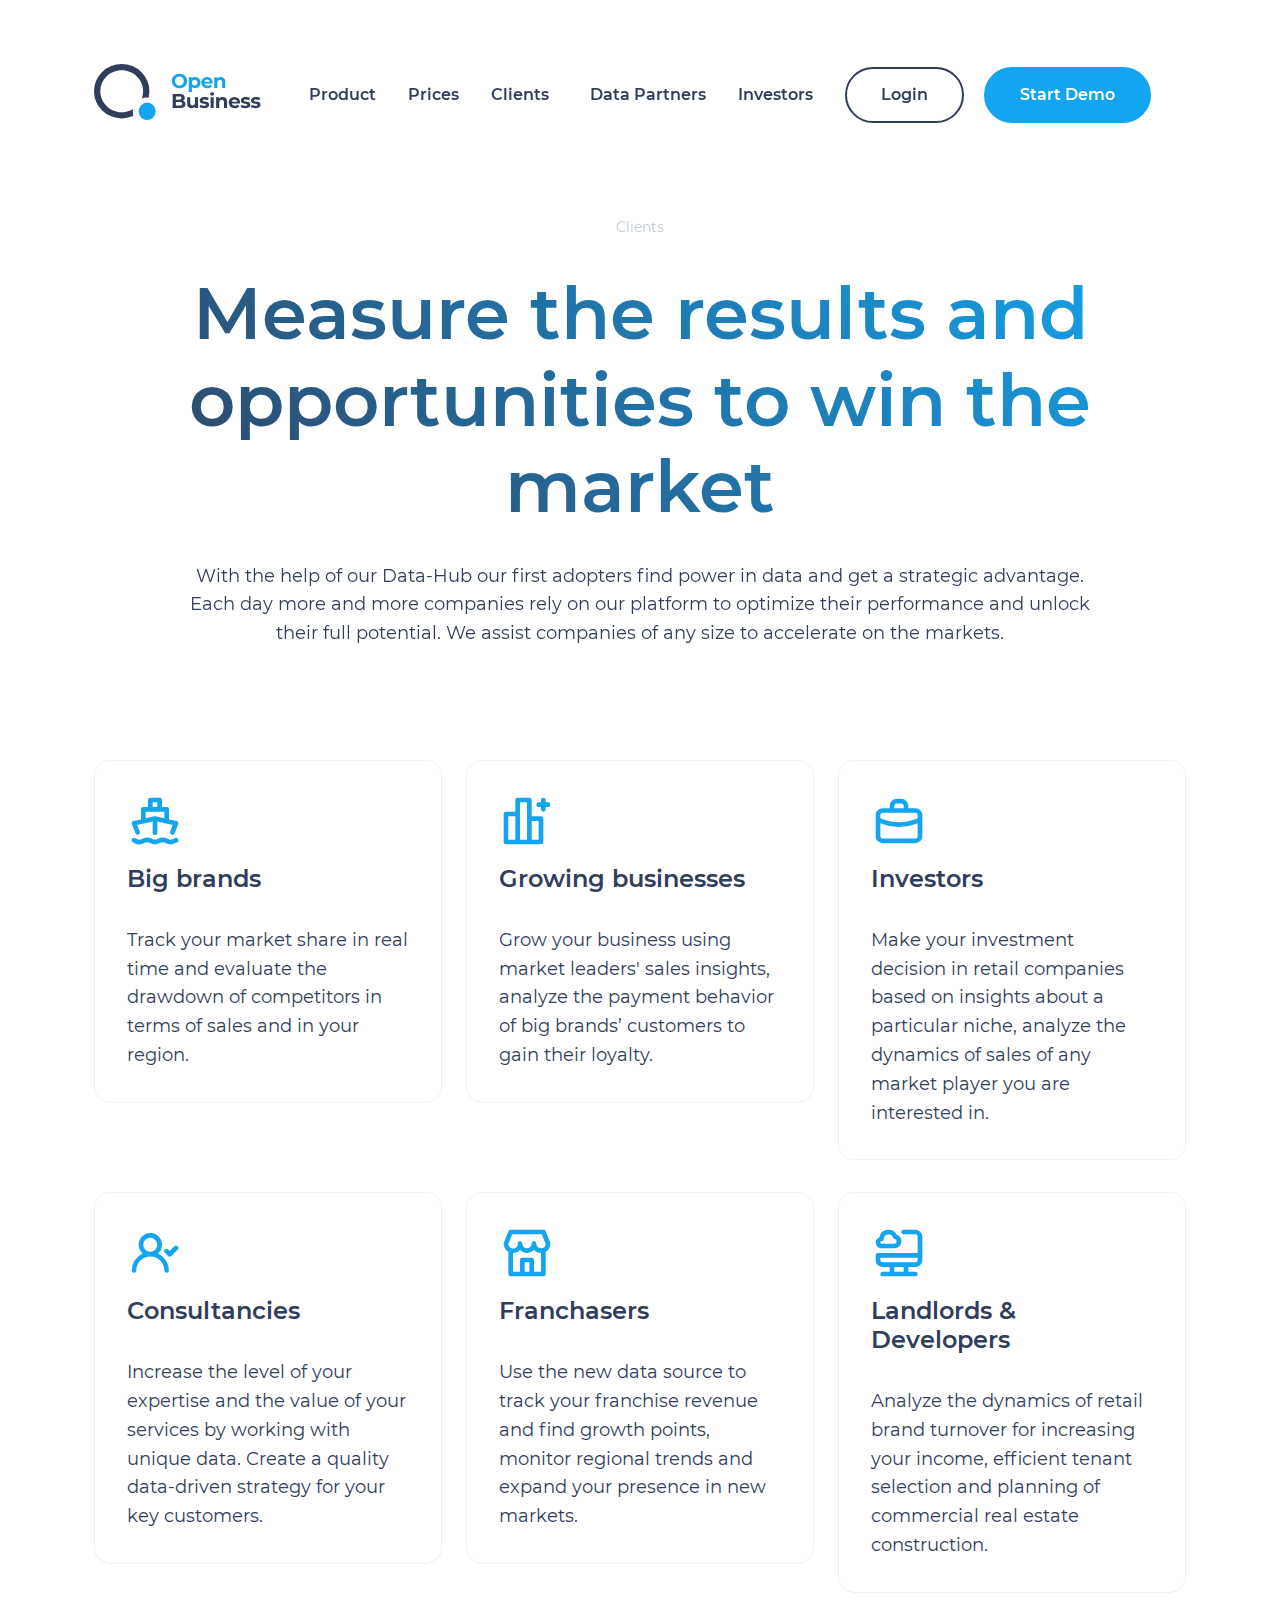
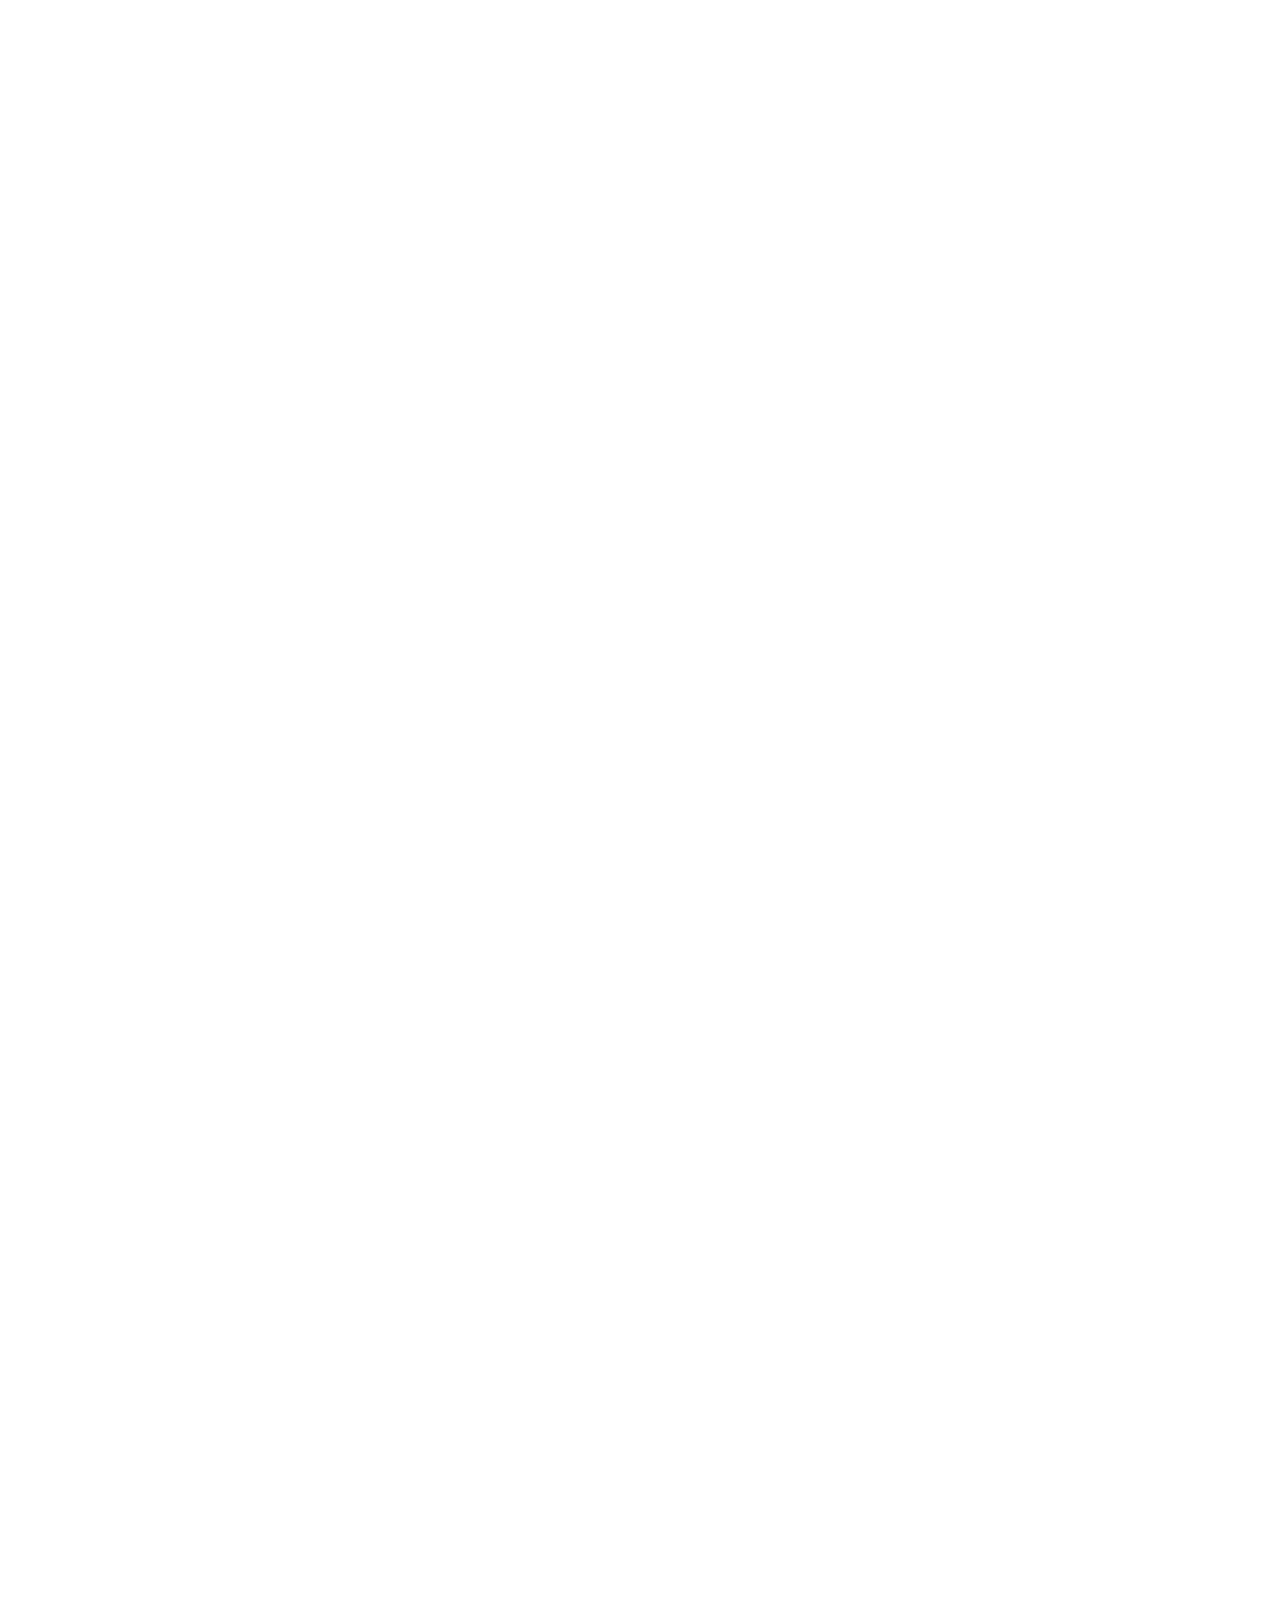
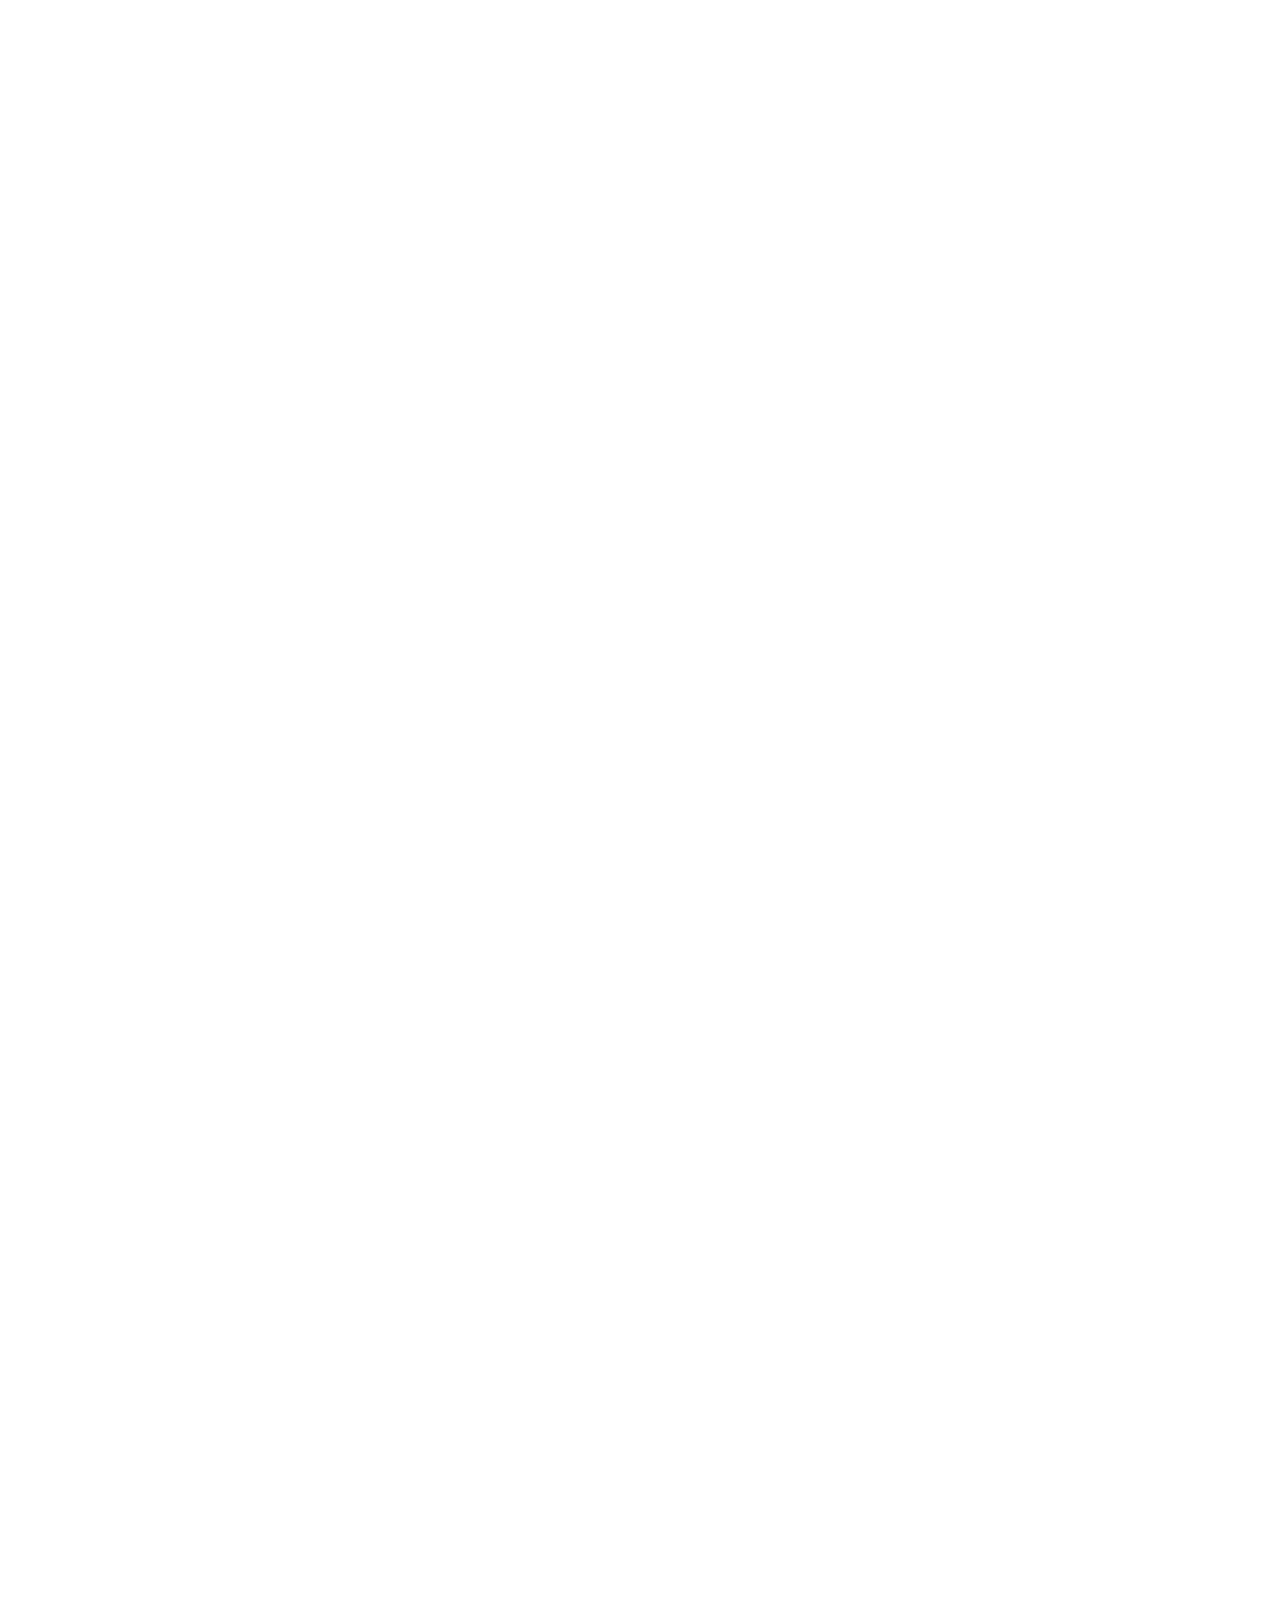
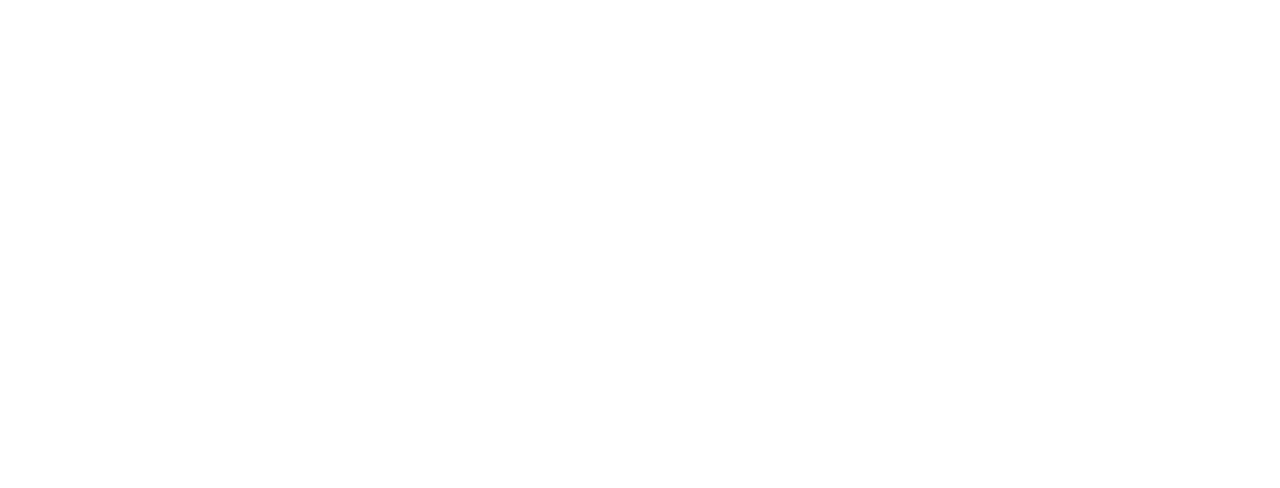
<file: clients.html>
<!DOCTYPE html>
<html lang="en">
<head>
    <meta charset="UTF-8">
    <meta content="width=device-width, initial-scale=1.0" name="viewport">
    <meta content="" name="description">
    <meta content="" name="keywords">
    <link rel="apple-touch-icon" sizes="180x180" href="apple-touch-icon.png">
    <link rel="icon" type="image/png" sizes="32x32" href="favicon-32x32.png">
    <link rel="icon" type="image/png" sizes="16x16" href="favicon-16x16.png">
    <link rel="manifest" href="site.webmanifest">
    <link href="css/libs.min.css" rel="stylesheet">
    <link href="css/style.min.css" rel="stylesheet">
    <title>Clients-Big - Open Business</title>
</head>

<body>
	<header class="header mb-3 mt-lg-4 w-100 position-absolute">
    <div class="container">
        <div class="d-flex flex-wrap align-items-center navbar navbar-expand-xl">
            <a href="/" class="navbar-brand d-flex align-items-center py-0 text-dark text-decoration-none">
                <svg viewBox="0 0 167 62" fill="none" xmlns="http://www.w3.org/2000/svg">
<path d="M85.44 24.24C83.9867 24.24 82.6733 23.9267 81.5 23.3C80.34 22.6733 79.4267 21.8133 78.76 20.72C78.1067 19.6133 77.78 18.3733 77.78 17C77.78 15.6267 78.1067 14.3933 78.76 13.3C79.4267 12.1933 80.34 11.3267 81.5 10.7C82.6733 10.0733 83.9867 9.76 85.44 9.76C86.8933 9.76 88.2 10.0733 89.36 10.7C90.52 11.3267 91.4333 12.1933 92.1 13.3C92.7667 14.3933 93.1 15.6267 93.1 17C93.1 18.3733 92.7667 19.6133 92.1 20.72C91.4333 21.8133 90.52 22.6733 89.36 23.3C88.2 23.9267 86.8933 24.24 85.44 24.24ZM85.44 21.48C86.2667 21.48 87.0133 21.2933 87.68 20.92C88.3467 20.5333 88.8667 20 89.24 19.32C89.6267 18.64 89.82 17.8667 89.82 17C89.82 16.1333 89.6267 15.36 89.24 14.68C88.8667 14 88.3467 13.4733 87.68 13.1C87.0133 12.7133 86.2667 12.52 85.44 12.52C84.6133 12.52 83.8667 12.7133 83.2 13.1C82.5333 13.4733 82.0067 14 81.62 14.68C81.2467 15.36 81.06 16.1333 81.06 17C81.06 17.8667 81.2467 18.64 81.62 19.32C82.0067 20 82.5333 20.5333 83.2 20.92C83.8667 21.2933 84.6133 21.48 85.44 21.48ZM101.175 13.08C102.175 13.08 103.082 13.3133 103.895 13.78C104.722 14.2333 105.368 14.88 105.835 15.72C106.302 16.5467 106.535 17.5133 106.535 18.62C106.535 19.7267 106.302 20.7 105.835 21.54C105.368 22.3667 104.722 23.0133 103.895 23.48C103.082 23.9333 102.175 24.16 101.175 24.16C99.8017 24.16 98.7217 23.7267 97.935 22.86V27.88H94.815V13.24H97.795V14.48C98.5683 13.5467 99.695 13.08 101.175 13.08ZM100.635 21.6C101.435 21.6 102.088 21.3333 102.595 20.8C103.115 20.2533 103.375 19.5267 103.375 18.62C103.375 17.7133 103.115 16.9933 102.595 16.46C102.088 15.9133 101.435 15.64 100.635 15.64C99.835 15.64 99.175 15.9133 98.655 16.46C98.1483 16.9933 97.895 17.7133 97.895 18.62C97.895 19.5267 98.1483 20.2533 98.655 20.8C99.175 21.3333 99.835 21.6 100.635 21.6ZM118.664 18.66C118.664 18.7 118.644 18.98 118.604 19.5H110.464C110.61 20.1667 110.957 20.6933 111.504 21.08C112.05 21.4667 112.73 21.66 113.544 21.66C114.104 21.66 114.597 21.58 115.024 21.42C115.464 21.2467 115.87 20.98 116.244 20.62L117.904 22.42C116.89 23.58 115.41 24.16 113.464 24.16C112.25 24.16 111.177 23.9267 110.244 23.46C109.31 22.98 108.59 22.32 108.084 21.48C107.577 20.64 107.324 19.6867 107.324 18.62C107.324 17.5667 107.57 16.62 108.064 15.78C108.57 14.9267 109.257 14.2667 110.124 13.8C111.004 13.32 111.984 13.08 113.064 13.08C114.117 13.08 115.07 13.3067 115.924 13.76C116.777 14.2133 117.444 14.8667 117.924 15.72C118.417 16.56 118.664 17.54 118.664 18.66ZM113.084 15.44C112.377 15.44 111.784 15.64 111.304 16.04C110.824 16.44 110.53 16.9867 110.424 17.68H115.724C115.617 17 115.324 16.46 114.844 16.06C114.364 15.6467 113.777 15.44 113.084 15.44ZM126.781 13.08C128.114 13.08 129.187 13.48 130.001 14.28C130.827 15.08 131.241 16.2667 131.241 17.84V24H128.121V18.32C128.121 17.4667 127.934 16.8333 127.561 16.42C127.187 15.9933 126.647 15.78 125.941 15.78C125.154 15.78 124.527 16.0267 124.061 16.52C123.594 17 123.361 17.72 123.361 18.68V24H120.241V13.24H123.221V14.5C123.634 14.0467 124.147 13.7 124.761 13.46C125.374 13.2067 126.047 13.08 126.781 13.08Z" fill="#13A5EF"/>
<path d="M88.94 36.72C89.74 36.9733 90.3667 37.4 90.82 38C91.2733 38.5867 91.5 39.3133 91.5 40.18C91.5 41.4067 91.02 42.3533 90.06 43.02C89.1133 43.6733 87.7267 44 85.9 44H78.66V30H85.5C87.2067 30 88.5133 30.3267 89.42 30.98C90.34 31.6333 90.8 32.52 90.8 33.64C90.8 34.32 90.6333 34.9267 90.3 35.46C89.98 35.9933 89.5267 36.4133 88.94 36.72ZM81.88 32.44V35.74H85.1C85.9 35.74 86.5067 35.6 86.92 35.32C87.3333 35.04 87.54 34.6267 87.54 34.08C87.54 33.5333 87.3333 33.1267 86.92 32.86C86.5067 32.58 85.9 32.44 85.1 32.44H81.88ZM85.66 41.56C86.5133 41.56 87.1533 41.42 87.58 41.14C88.02 40.86 88.24 40.4267 88.24 39.84C88.24 38.68 87.38 38.1 85.66 38.1H81.88V41.56H85.66ZM104.073 33.24V44H101.113V42.72C100.7 43.1867 100.206 43.5467 99.633 43.8C99.0596 44.04 98.4396 44.16 97.773 44.16C96.3596 44.16 95.2396 43.7533 94.413 42.94C93.5863 42.1267 93.173 40.92 93.173 39.32V33.24H96.293V38.86C96.293 40.5933 97.0196 41.46 98.473 41.46C99.2196 41.46 99.8196 41.22 100.273 40.74C100.726 40.2467 100.953 39.52 100.953 38.56V33.24H104.073ZM110.083 44.16C109.19 44.16 108.317 44.0533 107.463 43.84C106.61 43.6133 105.93 43.3333 105.423 43L106.463 40.76C106.943 41.0667 107.523 41.32 108.203 41.52C108.883 41.7067 109.55 41.8 110.203 41.8C111.523 41.8 112.183 41.4733 112.183 40.82C112.183 40.5133 112.003 40.2933 111.643 40.16C111.283 40.0267 110.73 39.9133 109.983 39.82C109.103 39.6867 108.377 39.5333 107.803 39.36C107.23 39.1867 106.73 38.88 106.303 38.44C105.89 38 105.683 37.3733 105.683 36.56C105.683 35.88 105.877 35.28 106.263 34.76C106.663 34.2267 107.237 33.8133 107.983 33.52C108.743 33.2267 109.637 33.08 110.663 33.08C111.423 33.08 112.177 33.1667 112.923 33.34C113.683 33.5 114.31 33.7267 114.803 34.02L113.763 36.24C112.817 35.7067 111.783 35.44 110.663 35.44C109.997 35.44 109.497 35.5333 109.163 35.72C108.83 35.9067 108.663 36.1467 108.663 36.44C108.663 36.7733 108.843 37.0067 109.203 37.14C109.563 37.2733 110.137 37.4 110.923 37.52C111.803 37.6667 112.523 37.8267 113.083 38C113.643 38.16 114.13 38.46 114.543 38.9C114.957 39.34 115.163 39.9533 115.163 40.74C115.163 41.4067 114.963 42 114.563 42.52C114.163 43.04 113.577 43.4467 112.803 43.74C112.043 44.02 111.137 44.16 110.083 44.16ZM116.588 33.24H119.708V44H116.588V33.24ZM118.148 31.74C117.575 31.74 117.108 31.5733 116.748 31.24C116.388 30.9067 116.208 30.4933 116.208 30C116.208 29.5067 116.388 29.0933 116.748 28.76C117.108 28.4267 117.575 28.26 118.148 28.26C118.722 28.26 119.188 28.42 119.548 28.74C119.908 29.06 120.088 29.46 120.088 29.94C120.088 30.46 119.908 30.8933 119.548 31.24C119.188 31.5733 118.722 31.74 118.148 31.74ZM128.644 33.08C129.977 33.08 131.051 33.48 131.864 34.28C132.691 35.08 133.104 36.2667 133.104 37.84V44H129.984V38.32C129.984 37.4667 129.797 36.8333 129.424 36.42C129.051 35.9933 128.511 35.78 127.804 35.78C127.017 35.78 126.391 36.0267 125.924 36.52C125.457 37 125.224 37.72 125.224 38.68V44H122.104V33.24H125.084V34.5C125.497 34.0467 126.011 33.7 126.624 33.46C127.237 33.2067 127.911 33.08 128.644 33.08ZM146.089 38.66C146.089 38.7 146.069 38.98 146.029 39.5H137.889C138.036 40.1667 138.383 40.6933 138.929 41.08C139.476 41.4667 140.156 41.66 140.969 41.66C141.529 41.66 142.023 41.58 142.449 41.42C142.889 41.2467 143.296 40.98 143.669 40.62L145.329 42.42C144.316 43.58 142.836 44.16 140.889 44.16C139.676 44.16 138.603 43.9267 137.669 43.46C136.736 42.98 136.016 42.32 135.509 41.48C135.003 40.64 134.749 39.6867 134.749 38.62C134.749 37.5667 134.996 36.62 135.489 35.78C135.996 34.9267 136.683 34.2667 137.549 33.8C138.429 33.32 139.409 33.08 140.489 33.08C141.543 33.08 142.496 33.3067 143.349 33.76C144.203 34.2133 144.869 34.8667 145.349 35.72C145.843 36.56 146.089 37.54 146.089 38.66ZM140.509 35.44C139.803 35.44 139.209 35.64 138.729 36.04C138.249 36.44 137.956 36.9867 137.849 37.68H143.149C143.043 37 142.749 36.46 142.269 36.06C141.789 35.6467 141.203 35.44 140.509 35.44ZM151.287 44.16C150.393 44.16 149.52 44.0533 148.667 43.84C147.813 43.6133 147.133 43.3333 146.627 43L147.667 40.76C148.147 41.0667 148.727 41.32 149.407 41.52C150.087 41.7067 150.753 41.8 151.407 41.8C152.727 41.8 153.387 41.4733 153.387 40.82C153.387 40.5133 153.207 40.2933 152.847 40.16C152.487 40.0267 151.933 39.9133 151.187 39.82C150.307 39.6867 149.58 39.5333 149.007 39.36C148.433 39.1867 147.933 38.88 147.507 38.44C147.093 38 146.887 37.3733 146.887 36.56C146.887 35.88 147.08 35.28 147.467 34.76C147.867 34.2267 148.44 33.8133 149.187 33.52C149.947 33.2267 150.84 33.08 151.867 33.08C152.627 33.08 153.38 33.1667 154.127 33.34C154.887 33.5 155.513 33.7267 156.007 34.02L154.967 36.24C154.02 35.7067 152.987 35.44 151.867 35.44C151.2 35.44 150.7 35.5333 150.367 35.72C150.033 35.9067 149.867 36.1467 149.867 36.44C149.867 36.7733 150.047 37.0067 150.407 37.14C150.767 37.2733 151.34 37.4 152.127 37.52C153.007 37.6667 153.727 37.8267 154.287 38C154.847 38.16 155.333 38.46 155.747 38.9C156.16 39.34 156.367 39.9533 156.367 40.74C156.367 41.4067 156.167 42 155.767 42.52C155.367 43.04 154.78 43.4467 154.007 43.74C153.247 44.02 152.34 44.16 151.287 44.16ZM161.412 44.16C160.518 44.16 159.645 44.0533 158.792 43.84C157.938 43.6133 157.258 43.3333 156.752 43L157.792 40.76C158.272 41.0667 158.852 41.32 159.532 41.52C160.212 41.7067 160.878 41.8 161.532 41.8C162.852 41.8 163.512 41.4733 163.512 40.82C163.512 40.5133 163.332 40.2933 162.972 40.16C162.612 40.0267 162.058 39.9133 161.312 39.82C160.432 39.6867 159.705 39.5333 159.132 39.36C158.558 39.1867 158.058 38.88 157.632 38.44C157.218 38 157.012 37.3733 157.012 36.56C157.012 35.88 157.205 35.28 157.592 34.76C157.992 34.2267 158.565 33.8133 159.312 33.52C160.072 33.2267 160.965 33.08 161.992 33.08C162.752 33.08 163.505 33.1667 164.252 33.34C165.012 33.5 165.638 33.7267 166.132 34.02L165.092 36.24C164.145 35.7067 163.112 35.44 161.992 35.44C161.325 35.44 160.825 35.5333 160.492 35.72C160.158 35.9067 159.992 36.1467 159.992 36.44C159.992 36.7733 160.172 37.0067 160.532 37.14C160.892 37.2733 161.465 37.4 162.252 37.52C163.132 37.6667 163.852 37.8267 164.412 38C164.972 38.16 165.458 38.46 165.872 38.9C166.285 39.34 166.492 39.9533 166.492 40.74C166.492 41.4067 166.292 42 165.892 42.52C165.492 43.04 164.905 43.4467 164.132 43.74C163.372 44.02 162.465 44.16 161.412 44.16Z" fill="#313E5B"/>
<ellipse cx="27.6986" cy="27.2222" rx="27.6986" ry="27.2222" fill="#313E5B"/>
<path d="M49.0662 27.2221C49.0662 38.8201 39.4996 48.2221 27.6987 48.2221C15.8977 48.2221 6.33118 38.8201 6.33118 27.2221C6.33118 15.6242 15.8977 6.22214 27.6987 6.22214C39.4996 6.22214 49.0662 15.6242 49.0662 27.2221Z" fill="white"/>
<path d="M67.2681 47.4444C67.2681 55.1763 60.8904 61.4444 53.0231 61.4444C45.1558 61.4444 38.7781 55.1763 38.7781 47.4444C38.7781 39.7124 45.1558 33.4444 53.0231 33.4444C60.8904 33.4444 67.2681 39.7124 67.2681 47.4444Z" fill="white"/>
<ellipse cx="53.13" cy="47.2973" rx="8.47" ry="8.7027" fill="#13A5EF"/>
</svg>

            </a>

            <button class="btn btn-primary navbar-toggler" type="button" data-bs-toggle="offcanvas" data-bs-target="#offcanvas" aria-controls="offcanvas" aria-label="Toggle navigation"></button>

            <div class="offcanvas offcanvas-start <!--active show-->" tabindex="-1" id="offcanvas" aria-labelledby="offcanvasLabel">
                <button type="button" class="btn-close btn-close-white text-reset position-absolute end-0 top-0 mt-2 me-n4" data-bs-dismiss="offcanvas" aria-label="Close"></button>

                <div class="nav-mobile offcanvas-body d-flex align-items-xl-center flex-xl-row flex-column justify-content-between align-items-stretch pb-5 pb-xl-0">
                    <ul class="nav nav-bb col-12 col-lg mb-2 justify-content-start mb-md-0 ms-xl-2 flex-column flex-xl-row">
                        <li class="mx-lg-2 d-xl-none"><a href="/" class="nav-link px-0">Home</a></li>
                        <li class="mx-lg-2"><a href="product.html" class="nav-link px-0">Product</a></li>
                        <li class="mx-lg-2"><a href="prices.html" class="nav-link px-0">Prices</a></li>
                        <li class="mx-lg-2 me-lg-auto"><a href="clients.html" class="nav-link px-0">Clients</a></li>
                        <li class="mx-lg-2 d-sm-none"><a href="about-us.html" class="nav-link px-0">About Us</a></li>
                        <li class="mx-lg-2"><a href="data-partners.html" class="nav-link px-0">Data Partners</a></li>
                        <li class="mx-lg-2"><a href="investors.html" class="nav-link px-0">Investors</a></li>
                    </ul>

                    <div class="ms-lg-2 d-none d-xl-block">
<!--                        <a href="#modalForm" data-bs-toggle="modal" role="button" class="btn btn-outline-secondary rounded-pill me-2">Login</a>-->
                        <a href="https://my.openb24.com/auth/login" class="btn btn-outline-secondary rounded-pill me-2">Login</a>
                        <a href="#modalForm" class="btn btn-primary rounded-pill" data-bs-toggle="modal" role="button">Start Demo</a>
                    </div>

                    <ul class="nav-mobile__login nav col-12 col-xl justify-content-start flex-column d-xl-none">
                        <li><a href="https://my.openb24.com/auth/login" class="nav-link px-0"><svg class="icon icon-sprite--man me-2">
  <use xlink:href="img/sprite.svg#sprite--man" />
</svg>Login</a></li>
                        <li><a href="#modalSuccess" data-bs-toggle="modal" role="button" class="nav-link px-0"><svg class="icon icon-sprite--zap me-2">
  <use xlink:href="img/sprite.svg#sprite--zap" />
</svg>Start Demo</a></li>
                    </ul>

                    <div class="nav-mobile__bottom d-flex d-xl-none position-absolute bottom-0 start-0 end-0 text-center border-top">
                        <a href="" class="col d-flex justify-content-center align-items-center"><svg class="icon icon-sprite--phone">
  <use xlink:href="img/sprite.svg#sprite--phone" />
</svg></a>
                        <a href="" class="col d-flex justify-content-center align-items-center"><svg class="icon icon-sprite--telegram">
  <use xlink:href="img/sprite.svg#sprite--telegram" />
</svg></a>
                        <a href="" class="col d-flex justify-content-center align-items-center"><svg class="icon icon-sprite--whatsapp">
  <use xlink:href="img/sprite.svg#sprite--whatsapp" />
</svg></a>
                        <a href="" class="col d-flex justify-content-center align-items-center"><svg class="icon icon-sprite--mail">
  <use xlink:href="img/sprite.svg#sprite--mail" />
</svg>
                        </a>
                    </div>
                </div>
            </div>

        </div>
    </div>
</header>
<main class="main " data-aos="zoom-out-up">
    <div class="container pb-3 pb-lg-6">
        <div class="main__content d-flex flex-column justify-content-center align-items-start align-items-lg-center text-lg-center">
            
            <span class="small text-muted mb-2 mb-lg-3" data-aos="fade-up">Clients</span>
            
            <h1 class="color-gradient" data-aos="fade-up" data-aos-delay="100">Measure the results and opportunities to win the market</h1>
            <div class="col-lg-10 col-auto description mt-1 mt-lg-2" data-aos="fade-up" data-aos-delay="400"><p>With the help of our Data-Hub our first adopters  find power in data and get a strategic advantage. Each day more and more companies rely on our platform to optimize their performance and unlock their full potential. We assist companies of any size to accelerate on the markets.</p></div>
            
        </div>
    </div>
</main>

	<section class="pb-6" data-aos="fade-up">
		<div class="container">
			<div class="row pt-1 pt-lg-3 gy-1 gy-lg-3">
				<div class="col-lg-4">
					<div class="hover-block rounded border border-1 py-3 px-8 p-lg-3">
						<div class="hover-block__icon mb-2"><svg class="icon-sprite--ship">
  <use xlink:href="img/sprite.svg#sprite--ship" />
</svg>
						</div>
						<div class="h4 fw-bold mb-2 mb-lg-3">Big brands</div>
						<div class="mb-n2"><p>Track your market share in real time and evaluate the drawdown of competitors in terms of sales and in your region.</p></div>
					</div>
				</div>
				<div class="col-lg-4">
					<div class="hover-block rounded border border-1 py-3 px-8 p-lg-3">
						<div class="hover-block__icon mb-2"><svg class="icon-sprite--panel-add">
  <use xlink:href="img/sprite.svg#sprite--panel-add" />
</svg>
						</div>
						<div class="h4 fw-bold mb-2 mb-lg-3">Growing businesses</div>
						<div class="mb-n2"><p>Grow your business using market leaders' sales insights, analyze the payment behavior of big brands’ customers to gain their loyalty.</p></div>
					</div>
				</div>
				<div class="col-lg-4">
					<div class="hover-block rounded border border-1 py-3 px-8 p-lg-3">
						<div class="hover-block__icon mb-2"><svg class="icon-sprite--bag-alt">
  <use xlink:href="img/sprite.svg#sprite--bag-alt" />
</svg>
						</div>
						<div class="h4 fw-bold mb-2 mb-lg-3">Investors</div>
						<div class="mb-n2"><p>Make your investment decision in retail companies based on insights about a particular niche, analyze the dynamics of sales of any market player you are interested in.</p>
						</div>
					</div>
				</div>
				<div class="col-lg-4">
					<div class="hover-block rounded border border-1 py-3 px-8 p-lg-3">
						<div class="hover-block__icon mb-2"><svg class="icon-sprite--user-check">
  <use xlink:href="img/sprite.svg#sprite--user-check" />
</svg>
						</div>
						<div class="h4 fw-bold mb-2 mb-lg-3">Consultancies</div>
						<div class="mb-n2">
							<p>Increase the level of your expertise and the value of your services by working with unique data. Create a quality data-driven strategy for your key customers.</p>
						</div>
					</div>
				</div>
				<div class="col-lg-4">
					<div class="hover-block rounded border border-1 py-3 px-8 p-lg-3">
						<div class="hover-block__icon mb-2"><svg class="icon-sprite--store">
  <use xlink:href="img/sprite.svg#sprite--store" />
</svg>
						</div>
						<div class="h4 fw-bold mb-2 mb-lg-3">Franchasers</div>
						<div class="mb-n2">
							<p>Use the new data source to track your franchise revenue and find growth points, monitor regional trends and expand your presence in new markets.</p>
						</div>
					</div>
				</div>
				<div class="col-lg-4">
					<div class="hover-block rounded border border-1 py-3 px-8 p-lg-3">
						<div class="hover-block__icon mb-2"><svg class="icon-sprite--desktop-cloud-alt">
  <use xlink:href="img/sprite.svg#sprite--desktop-cloud-alt" />
</svg>
						</div>
						<div class="h4 fw-bold mb-2 mb-lg-3">Landlords & Developers</div>
						<div class="mb-n2">
							<p>Analyze the dynamics of retail brand turnover for increasing your income, efficient tenant selection and planning of commercial real estate construction.</p>
						</div>
					</div>
				</div>
			</div>
		</div>
	</section>

	<section class="py-6" data-aos="fade-up">
		<div class="container">
			<h2 class="text-lg-center color-gradient mb-2 mb-lg-3">Why do the clients choose us?</h2>
			<div class="text-md-center mb-1" data-aos="fade-up" data-aos-delay="300"><p>Our clients and we are united by the desire to be at the forefront of analytical innovations.</p></div>
			<div class="row pt-1 pt-lg-3 gy-1" data-aos="fade-up" data-aos-delay="600">
				<div class="col-lg-4">
					<div class="hover-block rounded border border-1 py-3 px-8 p-lg-3">
						<div class="hover-block__icon mb-2"><svg class="icon-sprite--cloud-computing">
  <use xlink:href="img/sprite.svg#sprite--cloud-computing" />
</svg></div>
						<div class="h4 fw-bold mb-2 mb-lg-3">Transparency</div>
						<div class="mb-n2"><p>Our clients can easily get any information about how our analytics is created and how our transaction hub #1 operates.</p></div>
					</div>
				</div>
				<div class="col-lg-4">
					<div class="hover-block rounded border border-1 py-3 px-8 p-lg-3">
						<div class="hover-block__icon mb-2"><svg class="icon-sprite--puzzle-piece">
  <use xlink:href="img/sprite.svg#sprite--puzzle-piece" />
</svg></div>
						<div class="h4 fw-bold mb-2 mb-lg-3">Flexibility</div>
						<div class="mb-n2"><p>Our clients and partners directly set the vector of development of our analytical platform. We expand and supplement analytical metrics based on our transactional data for specific (customized) requests from businesses.</p></div>
					</div>
				</div>
				<div class="col-lg-4">
					<div class="hover-block rounded border border-1 py-3 px-8 p-lg-3">
						<div class="hover-block__icon mb-2"><svg class="icon-sprite--study">
  <use xlink:href="img/sprite.svg#sprite--study" />
</svg></div>
						<div class="h4 fw-bold mb-2 mb-lg-3">Expertise</div>
						<div class="mb-n2"><p>In tandem with our clients and partners  we create the future of market research.</p></div>
					</div>
				</div>
			</div>
			<div class="text-center" data-aos="fade-up" data-aos-delay="300">
				<a href="#modalForm" data-bs-toggle="modal" role="button"  class="btn btn-primary rounded-pill mt-1 mt-lg-3 d-block d-lg-inline-block">Request a Demo</a>
			</div>
		</div>
	</section>


	<div class="bg3" data-aos="zoom-out"></div>
	
	<section class="py-3 py-lg-6" data-aos="fade-up">
    <div class="container">
        <div class="d-flex flex-column align-items-lg-center">
            <h2 class="color-gradient">Trusted by</h2>
            <div class="description mt-1 text-lg-center" data-aos="fade-up" data-aos-delay="300">
                <p>Insights help you stay ahead, be faster, more efficient and earn more. The OpenBusiness platform allows you to put analysis of your competitors’ performance into casual practice.</p>
            </div>
            <div class="justify-content-between justify-content-lg-center text-center align-items-center row row-cols-2 row-cols-lg-4 mt-2" data-aos="fade-up" data-aos-delay="600">
                <div class="col p-3 p-lg-4" data-aos="zoom-in" data-aos-delay="350"><img class="img-fluid image-tilt" src="img/marc-formelle.png" alt="Marc Formelle"></div>
                <div class="col p-3 p-lg-4" data-aos="zoom-in" data-aos-delay="500"><img class="img-fluid image-tilt" src="img/ziko.png" alt="ZIKO"></div>
                <div class="col p-3 p-lg-4" data-aos="zoom-in" data-aos-delay="400"><img class="img-fluid image-tilt" src="img/kpabt.png" alt="кравт"></div>
                <div class="col p-3 p-lg-4" data-aos="zoom-in" data-aos-delay="700"><img class="img-fluid image-tilt" src="img/oma.png" alt="ОМА"></div>
                <div class="col p-3 p-lg-4" data-aos="zoom-in" data-aos-delay="550"><img class="img-fluid image-tilt" src="img/civitta.png" alt="civitta"></div>
                <div class="col p-3 p-lg-4" data-aos="zoom-in" data-aos-delay="550"><img class="img-fluid image-tilt" src="img/belwest.png" alt="belwest"></div>
            </div>
        </div>
    </div>
</section>
	<section class="py-3 py-lg-6 swiper" data-aos="fade-up">
    <div class="container">
        <div class="d-flex flex-column flex-lg-row justify-content-between align-items-lg-center mb-8 mb-lg-4">
            <h2 class="color-gradient">Our clients say</h2>
            <div class="d-none d-lg-block">
                <div class="swiper-button swiper-button-prev d-inline-flex align-items-center justify-content-center me-3"><svg class="icon-sprite--arrow-left">
  <use xlink:href="img/sprite.svg#sprite--arrow-left" />
</svg></div>
                <div class="swiper-button swiper-button-next d-inline-flex align-items-center justify-content-center"><svg class="icon-sprite--arrow-right">
  <use xlink:href="img/sprite.svg#sprite--arrow-right" />
</svg></div>
            </div>
        </div>

        <div class="clients-slider" data-aos="fade-up" data-aos-delay="300">
            <div class="swiper-wrapper">
            <div class="swiper-slide">
    <div class="clients-slider__item p-3 p-lg-4 border rounded">
        <div class="d-flex align-items-center">
            <div class="clients-slider__picture rounded-circle flex-shrink-0">
                
                    <img alt="" src="img/ava-voronchuk.png" class="w-100 h-100">
                
            </div>
            <div class="d-flex flex-column ms-2 ms-lg-3">
                <div class="clients-slider__name fw-bold">Ekaterina Voronchuk</div>
                <div class="clients-slider__post">Mark Formelle,<br>Marketing Director</div>
            </div>
        </div>
        <div class="clients-slider__description mt-8 mt-lg-3 overflow-hidden collapse" id="clients-slider__description1">
            <p>The work of an analyst in retail often comes down only to analyzing the deviation of the "fact" from the "plan" or the deviation of the "fact" from the "fact" of past periods.</p><p>And what about comparing your performance with the "fact" of your competitors? This option was not available before,  but today it is provided by OpenBusiness. The analytical platform opens your eyes to such issues as the reasons for the growth or decline in sales, the success of advertising campaigns in comparison with other market players, as well as who our “ the most aggressive” competitor really is.</p>
        </div>
        <button class="btn btn-link collapsed clients-slider__description-toggle p-0 border-0" type="button" data-bs-toggle="collapse" data-bs-target="#clients-slider__description1" aria-expanded="false" aria-controls="clients-slider__description1">Read more</button>
    </div>
</div><div class="swiper-slide">
    <div class="clients-slider__item p-3 p-lg-4 border rounded">
        <div class="d-flex align-items-center">
            <div class="clients-slider__picture rounded-circle flex-shrink-0">
                
                    <img alt="" src="img/ava-bulah.png" class="w-100 h-100">
                
            </div>
            <div class="d-flex flex-column ms-2 ms-lg-3">
                <div class="clients-slider__name fw-bold">Alexander Bulah</div>
                <div class="clients-slider__post">FinTechHub, CEO</div>
            </div>
        </div>
        <div class="clients-slider__description mt-8 mt-lg-3 overflow-hidden collapse" id="clients-slider__description2">
            <p>Insights help you stay ahead, be faster, more efficient and earn more. The OpenBusiness platform allows you to put analysis of your competitors’ performance into casual practice.</p>
        </div>
        <button class="btn btn-link collapsed clients-slider__description-toggle p-0 border-0" type="button" data-bs-toggle="collapse" data-bs-target="#clients-slider__description2" aria-expanded="false" aria-controls="clients-slider__description2">Read more</button>
    </div>
</div>
            </div>
            <div class="swiper-pagination d-flex justify-content-center mt-3 mt-lg-6"></div>
        </div>
    </div>
</section>

	<section class="py-6" data-aos="fade-up">
		<div class="container text-lg-center">
			<h2 class="text-lg-center color-gradient mb-8 mb-lg-3">Test it now and be ahead</h2>
			<div class="description" data-aos="fade-up" data-aos-delay="300">
				<p>Transactional data-collaboration is a driving force of our business. We build a unique ecosystem where traditional banks or fintechs share with us billions anonymized cardholders transactions in the most safe and efficient way.</p>
			</div>
			<a href="#modalForm" data-bs-toggle="modal" role="button" class="btn btn-primary rounded-pill mt-1 mt-lg-3 d-block d-lg-inline-block" data-aos="fade-up" data-aos-delay="600">Request a Demo</a>
		</div>
	</section>

	<footer class="footer pt-6 pb-2 pb-lg-6" data-aos="fade-up">
    <div class="container">
        <div class="row">
            <div class="col-12 col-lg-6">
                <a href="/" class="logo d-flex align-items-center py-0 text-dark text-decoration-none">
                    <svg viewBox="0 0 167 62" fill="none" xmlns="http://www.w3.org/2000/svg">
<path d="M85.44 24.24C83.9867 24.24 82.6733 23.9267 81.5 23.3C80.34 22.6733 79.4267 21.8133 78.76 20.72C78.1067 19.6133 77.78 18.3733 77.78 17C77.78 15.6267 78.1067 14.3933 78.76 13.3C79.4267 12.1933 80.34 11.3267 81.5 10.7C82.6733 10.0733 83.9867 9.76 85.44 9.76C86.8933 9.76 88.2 10.0733 89.36 10.7C90.52 11.3267 91.4333 12.1933 92.1 13.3C92.7667 14.3933 93.1 15.6267 93.1 17C93.1 18.3733 92.7667 19.6133 92.1 20.72C91.4333 21.8133 90.52 22.6733 89.36 23.3C88.2 23.9267 86.8933 24.24 85.44 24.24ZM85.44 21.48C86.2667 21.48 87.0133 21.2933 87.68 20.92C88.3467 20.5333 88.8667 20 89.24 19.32C89.6267 18.64 89.82 17.8667 89.82 17C89.82 16.1333 89.6267 15.36 89.24 14.68C88.8667 14 88.3467 13.4733 87.68 13.1C87.0133 12.7133 86.2667 12.52 85.44 12.52C84.6133 12.52 83.8667 12.7133 83.2 13.1C82.5333 13.4733 82.0067 14 81.62 14.68C81.2467 15.36 81.06 16.1333 81.06 17C81.06 17.8667 81.2467 18.64 81.62 19.32C82.0067 20 82.5333 20.5333 83.2 20.92C83.8667 21.2933 84.6133 21.48 85.44 21.48ZM101.175 13.08C102.175 13.08 103.082 13.3133 103.895 13.78C104.722 14.2333 105.368 14.88 105.835 15.72C106.302 16.5467 106.535 17.5133 106.535 18.62C106.535 19.7267 106.302 20.7 105.835 21.54C105.368 22.3667 104.722 23.0133 103.895 23.48C103.082 23.9333 102.175 24.16 101.175 24.16C99.8017 24.16 98.7217 23.7267 97.935 22.86V27.88H94.815V13.24H97.795V14.48C98.5683 13.5467 99.695 13.08 101.175 13.08ZM100.635 21.6C101.435 21.6 102.088 21.3333 102.595 20.8C103.115 20.2533 103.375 19.5267 103.375 18.62C103.375 17.7133 103.115 16.9933 102.595 16.46C102.088 15.9133 101.435 15.64 100.635 15.64C99.835 15.64 99.175 15.9133 98.655 16.46C98.1483 16.9933 97.895 17.7133 97.895 18.62C97.895 19.5267 98.1483 20.2533 98.655 20.8C99.175 21.3333 99.835 21.6 100.635 21.6ZM118.664 18.66C118.664 18.7 118.644 18.98 118.604 19.5H110.464C110.61 20.1667 110.957 20.6933 111.504 21.08C112.05 21.4667 112.73 21.66 113.544 21.66C114.104 21.66 114.597 21.58 115.024 21.42C115.464 21.2467 115.87 20.98 116.244 20.62L117.904 22.42C116.89 23.58 115.41 24.16 113.464 24.16C112.25 24.16 111.177 23.9267 110.244 23.46C109.31 22.98 108.59 22.32 108.084 21.48C107.577 20.64 107.324 19.6867 107.324 18.62C107.324 17.5667 107.57 16.62 108.064 15.78C108.57 14.9267 109.257 14.2667 110.124 13.8C111.004 13.32 111.984 13.08 113.064 13.08C114.117 13.08 115.07 13.3067 115.924 13.76C116.777 14.2133 117.444 14.8667 117.924 15.72C118.417 16.56 118.664 17.54 118.664 18.66ZM113.084 15.44C112.377 15.44 111.784 15.64 111.304 16.04C110.824 16.44 110.53 16.9867 110.424 17.68H115.724C115.617 17 115.324 16.46 114.844 16.06C114.364 15.6467 113.777 15.44 113.084 15.44ZM126.781 13.08C128.114 13.08 129.187 13.48 130.001 14.28C130.827 15.08 131.241 16.2667 131.241 17.84V24H128.121V18.32C128.121 17.4667 127.934 16.8333 127.561 16.42C127.187 15.9933 126.647 15.78 125.941 15.78C125.154 15.78 124.527 16.0267 124.061 16.52C123.594 17 123.361 17.72 123.361 18.68V24H120.241V13.24H123.221V14.5C123.634 14.0467 124.147 13.7 124.761 13.46C125.374 13.2067 126.047 13.08 126.781 13.08Z" fill="#13A5EF"/>
<path d="M88.94 36.72C89.74 36.9733 90.3667 37.4 90.82 38C91.2733 38.5867 91.5 39.3133 91.5 40.18C91.5 41.4067 91.02 42.3533 90.06 43.02C89.1133 43.6733 87.7267 44 85.9 44H78.66V30H85.5C87.2067 30 88.5133 30.3267 89.42 30.98C90.34 31.6333 90.8 32.52 90.8 33.64C90.8 34.32 90.6333 34.9267 90.3 35.46C89.98 35.9933 89.5267 36.4133 88.94 36.72ZM81.88 32.44V35.74H85.1C85.9 35.74 86.5067 35.6 86.92 35.32C87.3333 35.04 87.54 34.6267 87.54 34.08C87.54 33.5333 87.3333 33.1267 86.92 32.86C86.5067 32.58 85.9 32.44 85.1 32.44H81.88ZM85.66 41.56C86.5133 41.56 87.1533 41.42 87.58 41.14C88.02 40.86 88.24 40.4267 88.24 39.84C88.24 38.68 87.38 38.1 85.66 38.1H81.88V41.56H85.66ZM104.073 33.24V44H101.113V42.72C100.7 43.1867 100.206 43.5467 99.633 43.8C99.0596 44.04 98.4396 44.16 97.773 44.16C96.3596 44.16 95.2396 43.7533 94.413 42.94C93.5863 42.1267 93.173 40.92 93.173 39.32V33.24H96.293V38.86C96.293 40.5933 97.0196 41.46 98.473 41.46C99.2196 41.46 99.8196 41.22 100.273 40.74C100.726 40.2467 100.953 39.52 100.953 38.56V33.24H104.073ZM110.083 44.16C109.19 44.16 108.317 44.0533 107.463 43.84C106.61 43.6133 105.93 43.3333 105.423 43L106.463 40.76C106.943 41.0667 107.523 41.32 108.203 41.52C108.883 41.7067 109.55 41.8 110.203 41.8C111.523 41.8 112.183 41.4733 112.183 40.82C112.183 40.5133 112.003 40.2933 111.643 40.16C111.283 40.0267 110.73 39.9133 109.983 39.82C109.103 39.6867 108.377 39.5333 107.803 39.36C107.23 39.1867 106.73 38.88 106.303 38.44C105.89 38 105.683 37.3733 105.683 36.56C105.683 35.88 105.877 35.28 106.263 34.76C106.663 34.2267 107.237 33.8133 107.983 33.52C108.743 33.2267 109.637 33.08 110.663 33.08C111.423 33.08 112.177 33.1667 112.923 33.34C113.683 33.5 114.31 33.7267 114.803 34.02L113.763 36.24C112.817 35.7067 111.783 35.44 110.663 35.44C109.997 35.44 109.497 35.5333 109.163 35.72C108.83 35.9067 108.663 36.1467 108.663 36.44C108.663 36.7733 108.843 37.0067 109.203 37.14C109.563 37.2733 110.137 37.4 110.923 37.52C111.803 37.6667 112.523 37.8267 113.083 38C113.643 38.16 114.13 38.46 114.543 38.9C114.957 39.34 115.163 39.9533 115.163 40.74C115.163 41.4067 114.963 42 114.563 42.52C114.163 43.04 113.577 43.4467 112.803 43.74C112.043 44.02 111.137 44.16 110.083 44.16ZM116.588 33.24H119.708V44H116.588V33.24ZM118.148 31.74C117.575 31.74 117.108 31.5733 116.748 31.24C116.388 30.9067 116.208 30.4933 116.208 30C116.208 29.5067 116.388 29.0933 116.748 28.76C117.108 28.4267 117.575 28.26 118.148 28.26C118.722 28.26 119.188 28.42 119.548 28.74C119.908 29.06 120.088 29.46 120.088 29.94C120.088 30.46 119.908 30.8933 119.548 31.24C119.188 31.5733 118.722 31.74 118.148 31.74ZM128.644 33.08C129.977 33.08 131.051 33.48 131.864 34.28C132.691 35.08 133.104 36.2667 133.104 37.84V44H129.984V38.32C129.984 37.4667 129.797 36.8333 129.424 36.42C129.051 35.9933 128.511 35.78 127.804 35.78C127.017 35.78 126.391 36.0267 125.924 36.52C125.457 37 125.224 37.72 125.224 38.68V44H122.104V33.24H125.084V34.5C125.497 34.0467 126.011 33.7 126.624 33.46C127.237 33.2067 127.911 33.08 128.644 33.08ZM146.089 38.66C146.089 38.7 146.069 38.98 146.029 39.5H137.889C138.036 40.1667 138.383 40.6933 138.929 41.08C139.476 41.4667 140.156 41.66 140.969 41.66C141.529 41.66 142.023 41.58 142.449 41.42C142.889 41.2467 143.296 40.98 143.669 40.62L145.329 42.42C144.316 43.58 142.836 44.16 140.889 44.16C139.676 44.16 138.603 43.9267 137.669 43.46C136.736 42.98 136.016 42.32 135.509 41.48C135.003 40.64 134.749 39.6867 134.749 38.62C134.749 37.5667 134.996 36.62 135.489 35.78C135.996 34.9267 136.683 34.2667 137.549 33.8C138.429 33.32 139.409 33.08 140.489 33.08C141.543 33.08 142.496 33.3067 143.349 33.76C144.203 34.2133 144.869 34.8667 145.349 35.72C145.843 36.56 146.089 37.54 146.089 38.66ZM140.509 35.44C139.803 35.44 139.209 35.64 138.729 36.04C138.249 36.44 137.956 36.9867 137.849 37.68H143.149C143.043 37 142.749 36.46 142.269 36.06C141.789 35.6467 141.203 35.44 140.509 35.44ZM151.287 44.16C150.393 44.16 149.52 44.0533 148.667 43.84C147.813 43.6133 147.133 43.3333 146.627 43L147.667 40.76C148.147 41.0667 148.727 41.32 149.407 41.52C150.087 41.7067 150.753 41.8 151.407 41.8C152.727 41.8 153.387 41.4733 153.387 40.82C153.387 40.5133 153.207 40.2933 152.847 40.16C152.487 40.0267 151.933 39.9133 151.187 39.82C150.307 39.6867 149.58 39.5333 149.007 39.36C148.433 39.1867 147.933 38.88 147.507 38.44C147.093 38 146.887 37.3733 146.887 36.56C146.887 35.88 147.08 35.28 147.467 34.76C147.867 34.2267 148.44 33.8133 149.187 33.52C149.947 33.2267 150.84 33.08 151.867 33.08C152.627 33.08 153.38 33.1667 154.127 33.34C154.887 33.5 155.513 33.7267 156.007 34.02L154.967 36.24C154.02 35.7067 152.987 35.44 151.867 35.44C151.2 35.44 150.7 35.5333 150.367 35.72C150.033 35.9067 149.867 36.1467 149.867 36.44C149.867 36.7733 150.047 37.0067 150.407 37.14C150.767 37.2733 151.34 37.4 152.127 37.52C153.007 37.6667 153.727 37.8267 154.287 38C154.847 38.16 155.333 38.46 155.747 38.9C156.16 39.34 156.367 39.9533 156.367 40.74C156.367 41.4067 156.167 42 155.767 42.52C155.367 43.04 154.78 43.4467 154.007 43.74C153.247 44.02 152.34 44.16 151.287 44.16ZM161.412 44.16C160.518 44.16 159.645 44.0533 158.792 43.84C157.938 43.6133 157.258 43.3333 156.752 43L157.792 40.76C158.272 41.0667 158.852 41.32 159.532 41.52C160.212 41.7067 160.878 41.8 161.532 41.8C162.852 41.8 163.512 41.4733 163.512 40.82C163.512 40.5133 163.332 40.2933 162.972 40.16C162.612 40.0267 162.058 39.9133 161.312 39.82C160.432 39.6867 159.705 39.5333 159.132 39.36C158.558 39.1867 158.058 38.88 157.632 38.44C157.218 38 157.012 37.3733 157.012 36.56C157.012 35.88 157.205 35.28 157.592 34.76C157.992 34.2267 158.565 33.8133 159.312 33.52C160.072 33.2267 160.965 33.08 161.992 33.08C162.752 33.08 163.505 33.1667 164.252 33.34C165.012 33.5 165.638 33.7267 166.132 34.02L165.092 36.24C164.145 35.7067 163.112 35.44 161.992 35.44C161.325 35.44 160.825 35.5333 160.492 35.72C160.158 35.9067 159.992 36.1467 159.992 36.44C159.992 36.7733 160.172 37.0067 160.532 37.14C160.892 37.2733 161.465 37.4 162.252 37.52C163.132 37.6667 163.852 37.8267 164.412 38C164.972 38.16 165.458 38.46 165.872 38.9C166.285 39.34 166.492 39.9533 166.492 40.74C166.492 41.4067 166.292 42 165.892 42.52C165.492 43.04 164.905 43.4467 164.132 43.74C163.372 44.02 162.465 44.16 161.412 44.16Z" fill="#313E5B"/>
<ellipse cx="27.6986" cy="27.2222" rx="27.6986" ry="27.2222" fill="#313E5B"/>
<path d="M49.0662 27.2221C49.0662 38.8201 39.4996 48.2221 27.6987 48.2221C15.8977 48.2221 6.33118 38.8201 6.33118 27.2221C6.33118 15.6242 15.8977 6.22214 27.6987 6.22214C39.4996 6.22214 49.0662 15.6242 49.0662 27.2221Z" fill="white"/>
<path d="M67.2681 47.4444C67.2681 55.1763 60.8904 61.4444 53.0231 61.4444C45.1558 61.4444 38.7781 55.1763 38.7781 47.4444C38.7781 39.7124 45.1558 33.4444 53.0231 33.4444C60.8904 33.4444 67.2681 39.7124 67.2681 47.4444Z" fill="white"/>
<ellipse cx="53.13" cy="47.2973" rx="8.47" ry="8.7027" fill="#13A5EF"/>
</svg>

                </a>
                <div class="row justify-content-between mt-4">
                    <div class="col-12 col-xl-auto col-xxl-4 mb-3 mb-xl-0"><a href="tel:+375339109010" class="fw-bold text-nowrap"><svg class="icon icon-sprite--phone me-2">
  <use xlink:href="img/sprite.svg#sprite--phone" />
</svg>+375 33 910 90 10</a></div>
                    <div class="col-6 col-xl-auto col-xxl-4 text-xl-center"><a href="https://t.me/lokymayers137" class="fw-bold text-nowrap"><svg class="icon icon-sprite--telegram me-2">
  <use xlink:href="img/sprite.svg#sprite--telegram" />
</svg>Telegram</a></div>
                    <div class="col-6 col-xl-auto col-xxl-4"><a href="https://api.whatsapp.com/send?phone=375291639642&app=facebook&entry_point=page_cta" class="fw-bold text-nowrap"><svg class="icon icon-sprite--whatsapp me-2">
  <use xlink:href="img/sprite.svg#sprite--whatsapp" />
</svg>Watsapp</a></div>
                </div>
                <address class="d-flex mt-3">
                    <svg class="icon icon-sprite--home me-2">
  <use xlink:href="img/sprite.svg#sprite--home" />
</svg>
                    <div>
                        <span class="fw-bold">New York Head Office</span>
                        <div class="description mt-1">
                            220 E 23rd Street, #400, New York, NY 10010
                        </div>
                    </div>
                </address>
                <a href="mailto:info@openb24.com" class="fw-bold"><svg class="icon icon-sprite--mail me-2">
  <use xlink:href="img/sprite.svg#sprite--mail" />
</svg>info@openb24.com</a>
            </div>
            <div class="col-12 col-lg-2 mt-4 mt-lg-0 mb-2 mb-md-0">
                <ul class="list-unstyled row row-cols-2 row-cols-lg-1 gy-3">
                    <li><a href="product.html" class="fw-bold">Product</a></li>
                    <li><a href="about-us.html" class="fw-bold">About Us</a></li>
                    <li><a href="prices.html" class="fw-bold">Prices</a></li>
                    <li><a href="clients.html" class="fw-bold">Clients</a></li>
                    <li><a href="investors.html" class="fw-bold">Investors</a></li>
                    <li><a href="data-partners.html" class="fw-bold">Data-Partners</a></li>
                </ul>
            </div>
            <div class="col-6 col-lg-2 mt-4 mt-lg-0 mb-2 mb-md-0">
                <ul class="nav row row-cols-1 gy-3">
                    <li><span class="h6">Platform</span></li>
                    <li><a href="https://my.openb24.com/auth/register" class="fw-normal">Sign up</a></li>
                    <li><a href="https://my.openb24.com/auth/login" class="fw-normal">Sign in</a></li>
                </ul>
            </div>

            <div class="col-6 col-lg-2 mt-4 mt-lg-0 text-lg-end">
                <div class="h6">Social network</div>
                <div class="row justify-content-lg-end mt-3">
                    <div class="col-auto"><a class="link_icon me-2" href="https://web.facebook.com/openb24/" title="Facebook"><svg class="icon icon-sprite--facebook">
  <use xlink:href="img/sprite.svg#sprite--facebook" />
</svg></a>
                    </div>
                    <div class="col-auto"><a class="link_icon me-2" href="https://www.linkedin.com/company/open-business-analytics/" title="LinkedIn"><svg class="icon icon-sprite--linkedin">
  <use xlink:href="img/sprite.svg#sprite--linkedin" />
</svg></a>
                    </div>
                </div>
            </div>
        </div>
        <div class="copyright row small mt-6 text-secondary opacity-50 mb-1">
            <span class="me-md-auto col-12 col-md-auto">Copyright 2021 OpenBusiness. <br class="d-block d-sm-none">All Rights Reserved.</span>
            <!--<div class="d-none col-auto mt-3 mt-md-0">
                <a class="me-4 link-secondary" href="#">Term of use</a>
                <a class="link-secondary" href="#">Privacy policy</a>
            </div>-->
        </div>
    </div>
</footer>
	<div aria-hidden="true" aria-labelledby="modalFormLabel" class="modal fade" id="modalForm" tabindex="-1">
    <div class="modal-dialog modal-lg modal-dialog-centered align-items-end align-items-sm-center">
        <div class="modal-content">
            <button aria-label="Close" class="btn-close btn-close-white text-reset position-absolute end-0 top-0 mt-n3"
                    data-bs-dismiss="modal" type="button"></button>
            <div class="modal-body p-lg-6">
                <div class="modal-title fw-bold mb-2 mb-lg-3" id="modalFormLabel">Try now and get a step ahead!</div>

                <form action="" class="needs-validation" novalidate>
                    <div class="row gy-2 gy-lg-3">
                        <div class="col-12">
                            <div class="floating-label">
                                <input class="form-control" placeholder="Company" type="text">
                                <label>Company</label>
                            </div>
                        </div>
                        <div class="col-12 col-lg-6 floating-label">
                            <div class="floating-label">

                                <input class="form-control" placeholder="Name" type="text">
                                <label>Name</label>
                            </div>
                        </div>
                        <div class="col-12 col-lg-6 floating-label">
                            <div class="floating-label">

                                <input class="form-control" placeholder="Position title" type="text">
                                <label>Position title</label>
                            </div>
                        </div>
                        <div class="col-12 col-lg-6 floating-label">
                            <div class="floating-label">
                                <input class="form-control" placeholder="Your E-mail" type="email" value="">
                                <label>Your E-mail</label>
                            </div>
                        </div>
                        <div class="col-12 col-lg-6 floating-label">
                            <div class="floating-label">
                                <input class="form-control" placeholder="Phone number" type="text">
                                <label>Phone number</label>
                            </div>
                        </div>
                        <div class="col-12">
                            <div class="floating-label">
                                <textarea class="form-control" placeholder="Message"></textarea>
                                <label>Message</label>
                            </div>
                        </div>
                    </div>

                    <div class="row align-items-center mt-3">
                        <div class="col-12 col-sm-5">
                            <button class="btn btn-primary rounded-pill w-100" type="submit">Submit</button>
                        </div>
                        <div class="d-none text-danger small text-center text-sm-end mt-2 mt-sm-0 col-12 col-sm-7">Fill in all the fields</div>
                    </div>
                </form>


            </div>
        </div>
    </div>
</div>

<div aria-hidden="true" aria-labelledby="modalSuccessLabel" class="modal fade" id="modalSuccess" tabindex="-1">
    <div class="modal-dialog modal-dialog-centered align-items-end align-items-sm-center">
        <div class="modal-content">
            <button aria-label="Close" class="btn-close btn-close-white text-reset position-absolute end-0 top-0 mt-n3"
                    data-bs-dismiss="modal" type="button"></button>
            <div class="modal-body p-lg-6">
                <div class="modal-title h5 fw-bold mb-2" id="modalSuccessLabel">Request has been sent</div>

                <p>Thank you for your attention and your interest.<br>We will consider your request and will contact you
                    as soon as possible.</p>

                <div class="mt-3">
                    <button class="btn btn-primary rounded-pill col-12 col-sm-8" data-bs-dismiss="modal" type="button">OK</button>
                </div>
            </div>
        </div>
    </div>
</div>

<script src="js/libs.min.js"></script>
<script src="js/main.min.js"></script>

</body>
</html>
</file>
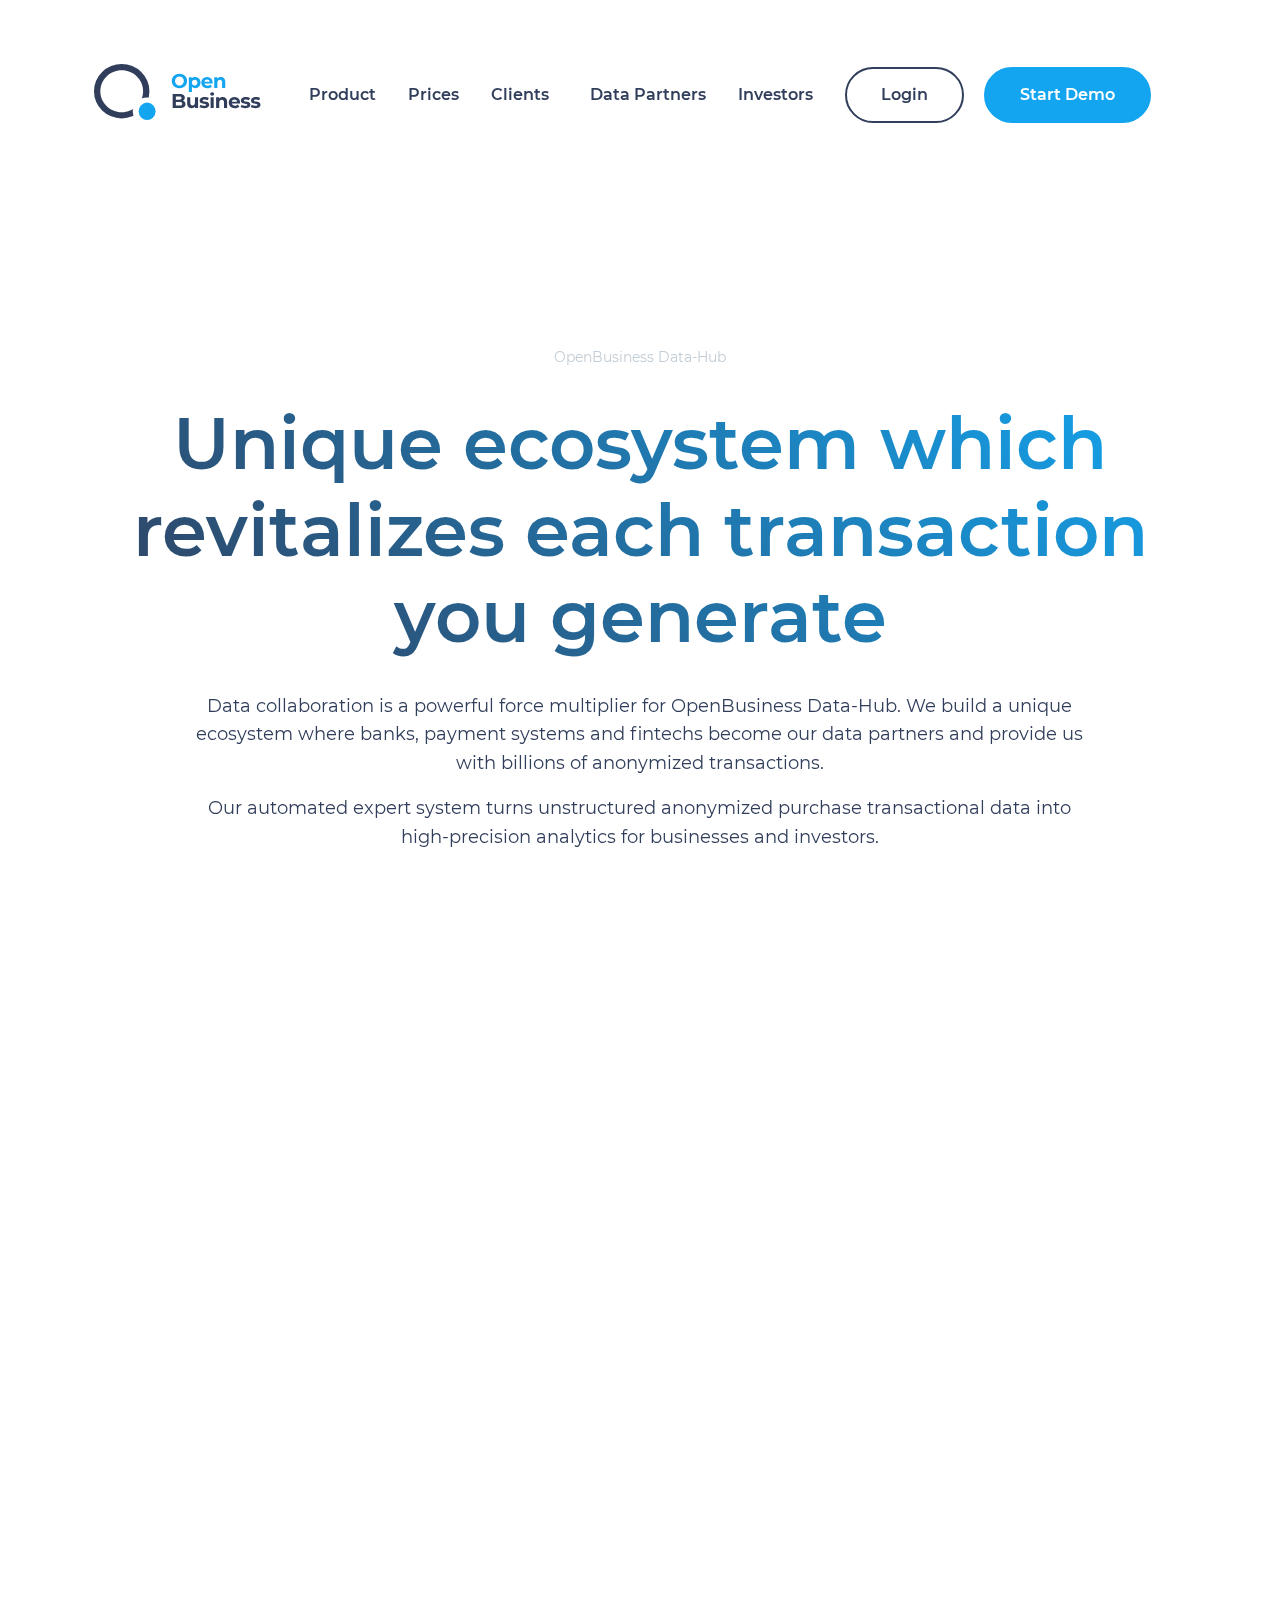
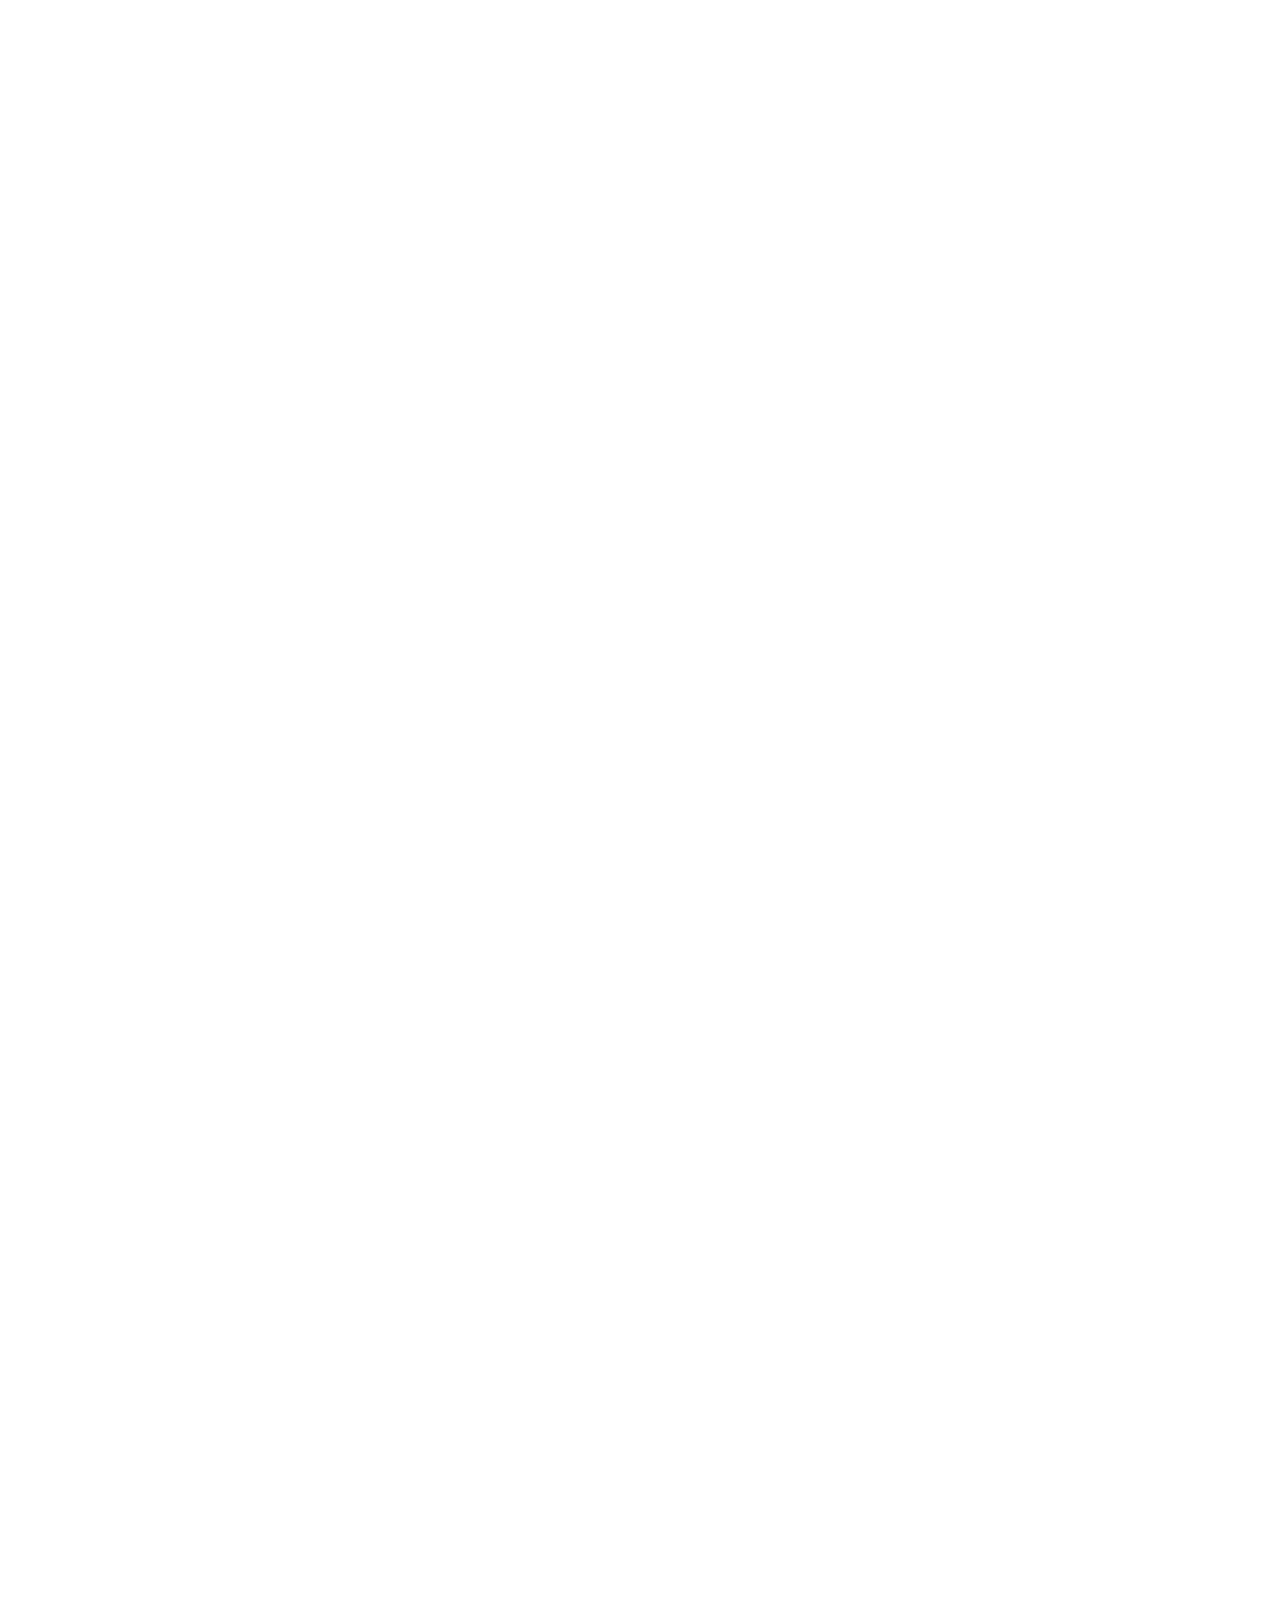
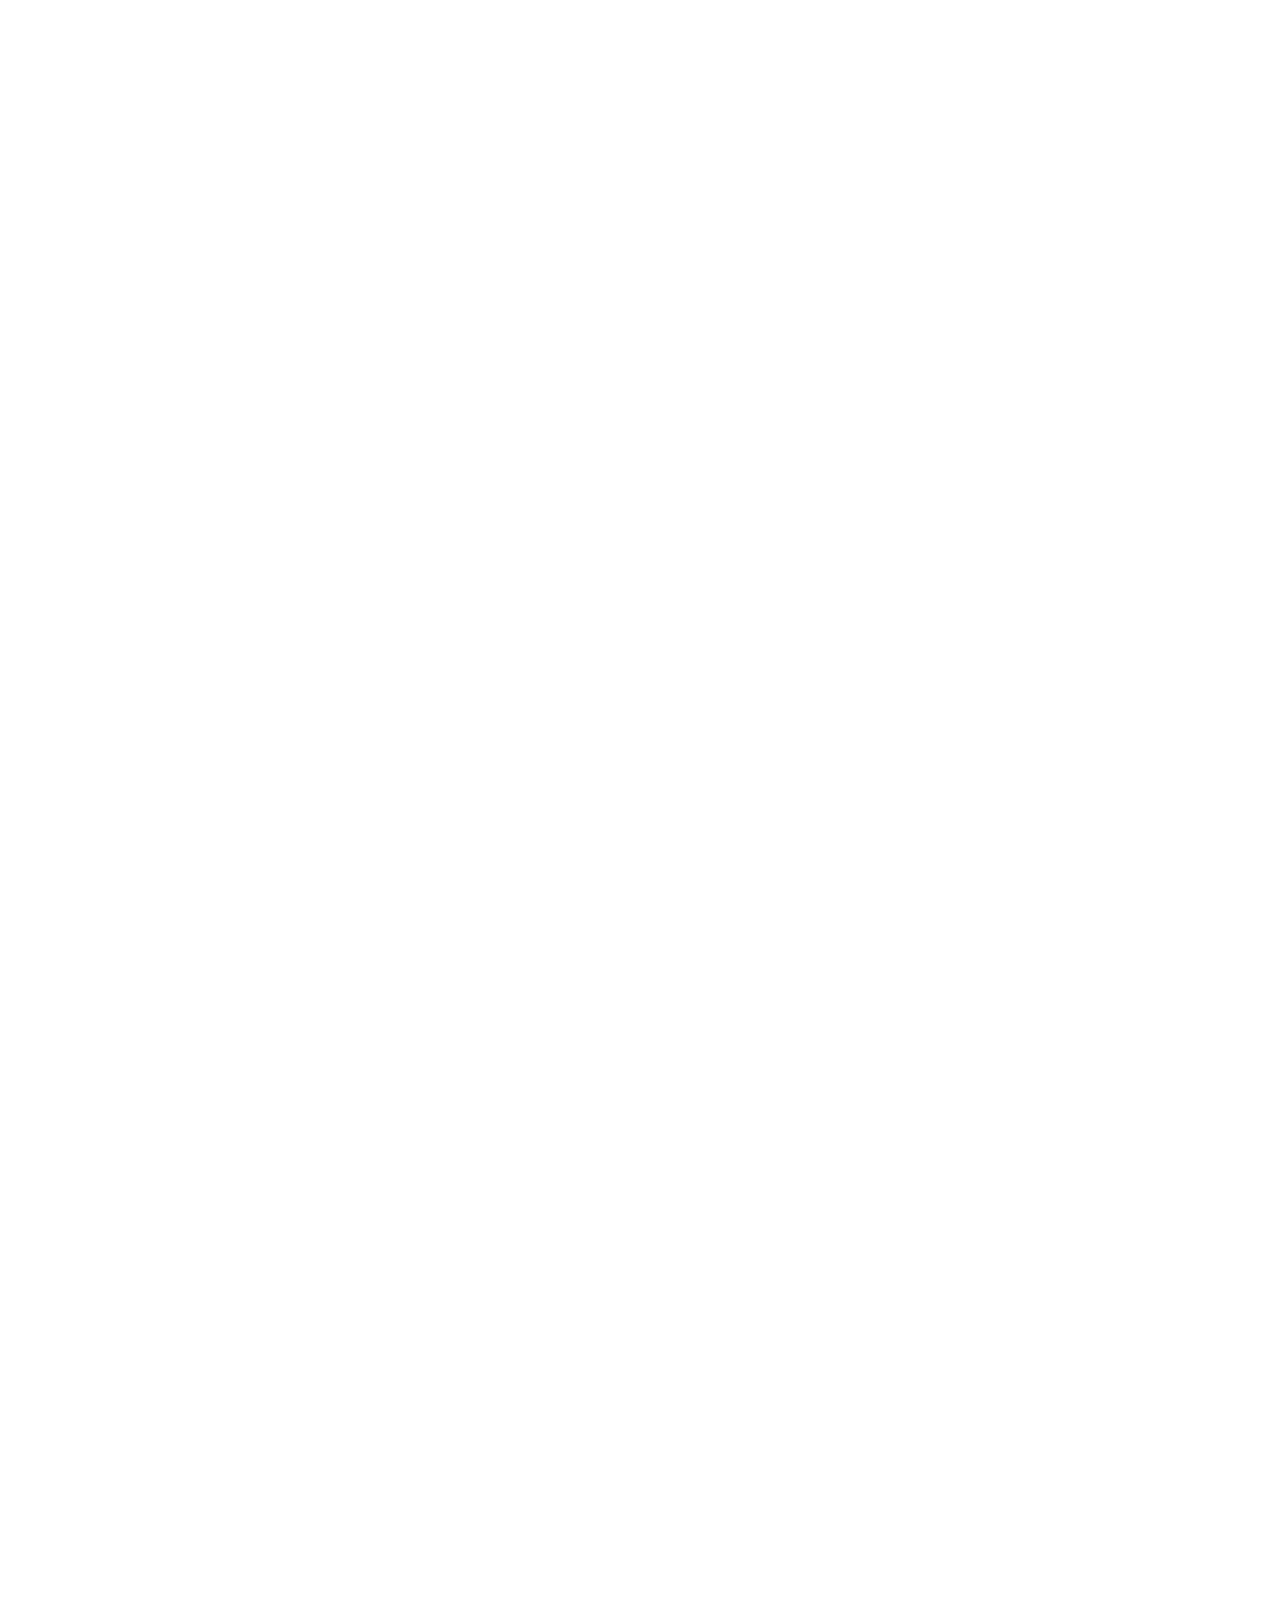
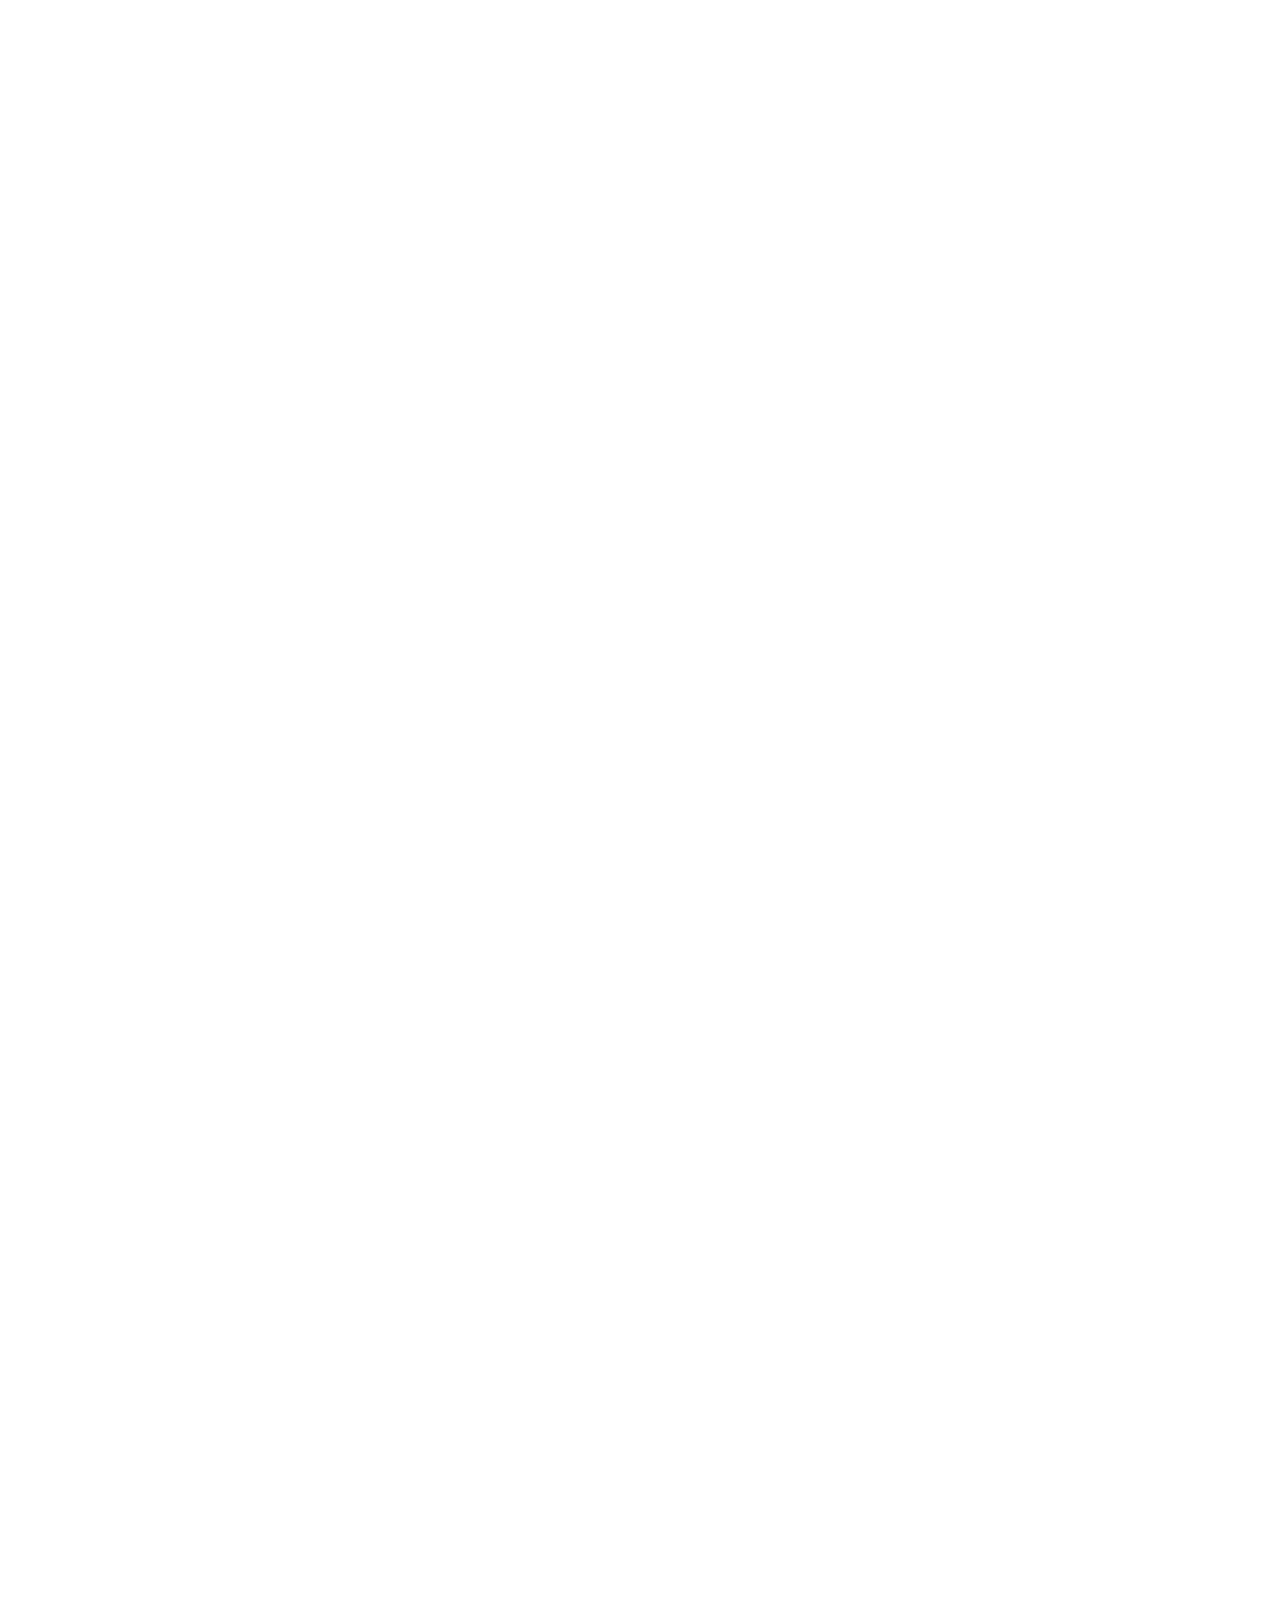
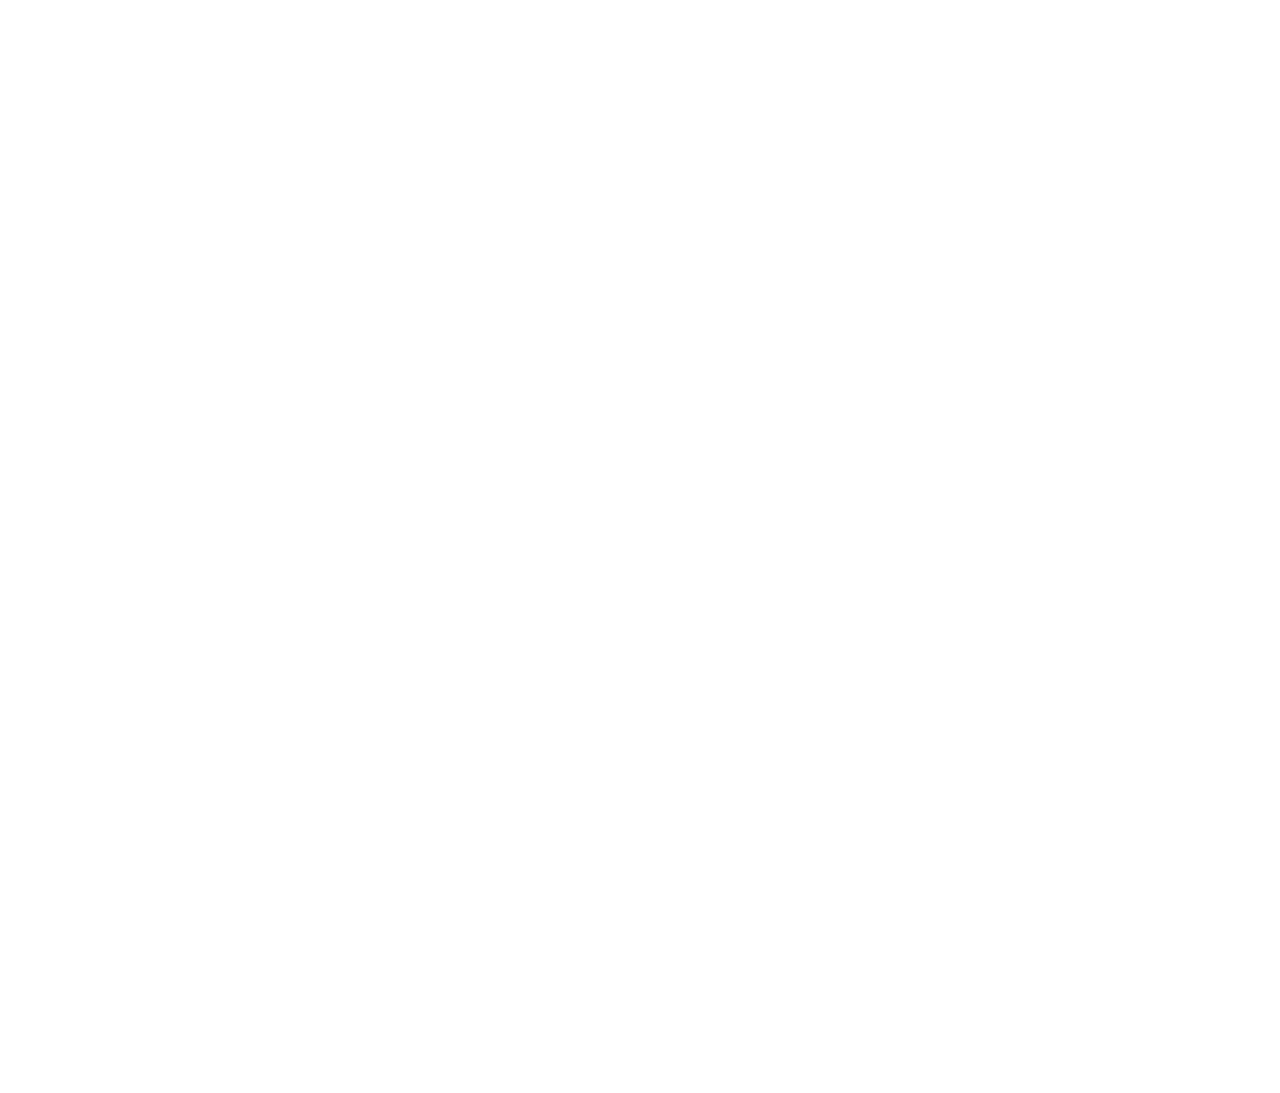
<file: data-partners.html>
<!DOCTYPE html>
<html lang="en">
<head>
    <meta charset="UTF-8">
    <meta content="width=device-width, initial-scale=1.0" name="viewport">
    <meta content="" name="description">
    <meta content="" name="keywords">
    <link rel="apple-touch-icon" sizes="180x180" href="apple-touch-icon.png">
    <link rel="icon" type="image/png" sizes="32x32" href="favicon-32x32.png">
    <link rel="icon" type="image/png" sizes="16x16" href="favicon-16x16.png">
    <link rel="manifest" href="site.webmanifest">
    <link href="css/libs.min.css" rel="stylesheet">
    <link href="css/style.min.css" rel="stylesheet">
    <title>Data-Partners - Open Business</title>
</head>

<body>
	<header class="header mb-3 mt-lg-4 w-100 position-absolute">
    <div class="container">
        <div class="d-flex flex-wrap align-items-center navbar navbar-expand-xl">
            <a href="/" class="navbar-brand d-flex align-items-center py-0 text-dark text-decoration-none">
                <svg viewBox="0 0 167 62" fill="none" xmlns="http://www.w3.org/2000/svg">
<path d="M85.44 24.24C83.9867 24.24 82.6733 23.9267 81.5 23.3C80.34 22.6733 79.4267 21.8133 78.76 20.72C78.1067 19.6133 77.78 18.3733 77.78 17C77.78 15.6267 78.1067 14.3933 78.76 13.3C79.4267 12.1933 80.34 11.3267 81.5 10.7C82.6733 10.0733 83.9867 9.76 85.44 9.76C86.8933 9.76 88.2 10.0733 89.36 10.7C90.52 11.3267 91.4333 12.1933 92.1 13.3C92.7667 14.3933 93.1 15.6267 93.1 17C93.1 18.3733 92.7667 19.6133 92.1 20.72C91.4333 21.8133 90.52 22.6733 89.36 23.3C88.2 23.9267 86.8933 24.24 85.44 24.24ZM85.44 21.48C86.2667 21.48 87.0133 21.2933 87.68 20.92C88.3467 20.5333 88.8667 20 89.24 19.32C89.6267 18.64 89.82 17.8667 89.82 17C89.82 16.1333 89.6267 15.36 89.24 14.68C88.8667 14 88.3467 13.4733 87.68 13.1C87.0133 12.7133 86.2667 12.52 85.44 12.52C84.6133 12.52 83.8667 12.7133 83.2 13.1C82.5333 13.4733 82.0067 14 81.62 14.68C81.2467 15.36 81.06 16.1333 81.06 17C81.06 17.8667 81.2467 18.64 81.62 19.32C82.0067 20 82.5333 20.5333 83.2 20.92C83.8667 21.2933 84.6133 21.48 85.44 21.48ZM101.175 13.08C102.175 13.08 103.082 13.3133 103.895 13.78C104.722 14.2333 105.368 14.88 105.835 15.72C106.302 16.5467 106.535 17.5133 106.535 18.62C106.535 19.7267 106.302 20.7 105.835 21.54C105.368 22.3667 104.722 23.0133 103.895 23.48C103.082 23.9333 102.175 24.16 101.175 24.16C99.8017 24.16 98.7217 23.7267 97.935 22.86V27.88H94.815V13.24H97.795V14.48C98.5683 13.5467 99.695 13.08 101.175 13.08ZM100.635 21.6C101.435 21.6 102.088 21.3333 102.595 20.8C103.115 20.2533 103.375 19.5267 103.375 18.62C103.375 17.7133 103.115 16.9933 102.595 16.46C102.088 15.9133 101.435 15.64 100.635 15.64C99.835 15.64 99.175 15.9133 98.655 16.46C98.1483 16.9933 97.895 17.7133 97.895 18.62C97.895 19.5267 98.1483 20.2533 98.655 20.8C99.175 21.3333 99.835 21.6 100.635 21.6ZM118.664 18.66C118.664 18.7 118.644 18.98 118.604 19.5H110.464C110.61 20.1667 110.957 20.6933 111.504 21.08C112.05 21.4667 112.73 21.66 113.544 21.66C114.104 21.66 114.597 21.58 115.024 21.42C115.464 21.2467 115.87 20.98 116.244 20.62L117.904 22.42C116.89 23.58 115.41 24.16 113.464 24.16C112.25 24.16 111.177 23.9267 110.244 23.46C109.31 22.98 108.59 22.32 108.084 21.48C107.577 20.64 107.324 19.6867 107.324 18.62C107.324 17.5667 107.57 16.62 108.064 15.78C108.57 14.9267 109.257 14.2667 110.124 13.8C111.004 13.32 111.984 13.08 113.064 13.08C114.117 13.08 115.07 13.3067 115.924 13.76C116.777 14.2133 117.444 14.8667 117.924 15.72C118.417 16.56 118.664 17.54 118.664 18.66ZM113.084 15.44C112.377 15.44 111.784 15.64 111.304 16.04C110.824 16.44 110.53 16.9867 110.424 17.68H115.724C115.617 17 115.324 16.46 114.844 16.06C114.364 15.6467 113.777 15.44 113.084 15.44ZM126.781 13.08C128.114 13.08 129.187 13.48 130.001 14.28C130.827 15.08 131.241 16.2667 131.241 17.84V24H128.121V18.32C128.121 17.4667 127.934 16.8333 127.561 16.42C127.187 15.9933 126.647 15.78 125.941 15.78C125.154 15.78 124.527 16.0267 124.061 16.52C123.594 17 123.361 17.72 123.361 18.68V24H120.241V13.24H123.221V14.5C123.634 14.0467 124.147 13.7 124.761 13.46C125.374 13.2067 126.047 13.08 126.781 13.08Z" fill="#13A5EF"/>
<path d="M88.94 36.72C89.74 36.9733 90.3667 37.4 90.82 38C91.2733 38.5867 91.5 39.3133 91.5 40.18C91.5 41.4067 91.02 42.3533 90.06 43.02C89.1133 43.6733 87.7267 44 85.9 44H78.66V30H85.5C87.2067 30 88.5133 30.3267 89.42 30.98C90.34 31.6333 90.8 32.52 90.8 33.64C90.8 34.32 90.6333 34.9267 90.3 35.46C89.98 35.9933 89.5267 36.4133 88.94 36.72ZM81.88 32.44V35.74H85.1C85.9 35.74 86.5067 35.6 86.92 35.32C87.3333 35.04 87.54 34.6267 87.54 34.08C87.54 33.5333 87.3333 33.1267 86.92 32.86C86.5067 32.58 85.9 32.44 85.1 32.44H81.88ZM85.66 41.56C86.5133 41.56 87.1533 41.42 87.58 41.14C88.02 40.86 88.24 40.4267 88.24 39.84C88.24 38.68 87.38 38.1 85.66 38.1H81.88V41.56H85.66ZM104.073 33.24V44H101.113V42.72C100.7 43.1867 100.206 43.5467 99.633 43.8C99.0596 44.04 98.4396 44.16 97.773 44.16C96.3596 44.16 95.2396 43.7533 94.413 42.94C93.5863 42.1267 93.173 40.92 93.173 39.32V33.24H96.293V38.86C96.293 40.5933 97.0196 41.46 98.473 41.46C99.2196 41.46 99.8196 41.22 100.273 40.74C100.726 40.2467 100.953 39.52 100.953 38.56V33.24H104.073ZM110.083 44.16C109.19 44.16 108.317 44.0533 107.463 43.84C106.61 43.6133 105.93 43.3333 105.423 43L106.463 40.76C106.943 41.0667 107.523 41.32 108.203 41.52C108.883 41.7067 109.55 41.8 110.203 41.8C111.523 41.8 112.183 41.4733 112.183 40.82C112.183 40.5133 112.003 40.2933 111.643 40.16C111.283 40.0267 110.73 39.9133 109.983 39.82C109.103 39.6867 108.377 39.5333 107.803 39.36C107.23 39.1867 106.73 38.88 106.303 38.44C105.89 38 105.683 37.3733 105.683 36.56C105.683 35.88 105.877 35.28 106.263 34.76C106.663 34.2267 107.237 33.8133 107.983 33.52C108.743 33.2267 109.637 33.08 110.663 33.08C111.423 33.08 112.177 33.1667 112.923 33.34C113.683 33.5 114.31 33.7267 114.803 34.02L113.763 36.24C112.817 35.7067 111.783 35.44 110.663 35.44C109.997 35.44 109.497 35.5333 109.163 35.72C108.83 35.9067 108.663 36.1467 108.663 36.44C108.663 36.7733 108.843 37.0067 109.203 37.14C109.563 37.2733 110.137 37.4 110.923 37.52C111.803 37.6667 112.523 37.8267 113.083 38C113.643 38.16 114.13 38.46 114.543 38.9C114.957 39.34 115.163 39.9533 115.163 40.74C115.163 41.4067 114.963 42 114.563 42.52C114.163 43.04 113.577 43.4467 112.803 43.74C112.043 44.02 111.137 44.16 110.083 44.16ZM116.588 33.24H119.708V44H116.588V33.24ZM118.148 31.74C117.575 31.74 117.108 31.5733 116.748 31.24C116.388 30.9067 116.208 30.4933 116.208 30C116.208 29.5067 116.388 29.0933 116.748 28.76C117.108 28.4267 117.575 28.26 118.148 28.26C118.722 28.26 119.188 28.42 119.548 28.74C119.908 29.06 120.088 29.46 120.088 29.94C120.088 30.46 119.908 30.8933 119.548 31.24C119.188 31.5733 118.722 31.74 118.148 31.74ZM128.644 33.08C129.977 33.08 131.051 33.48 131.864 34.28C132.691 35.08 133.104 36.2667 133.104 37.84V44H129.984V38.32C129.984 37.4667 129.797 36.8333 129.424 36.42C129.051 35.9933 128.511 35.78 127.804 35.78C127.017 35.78 126.391 36.0267 125.924 36.52C125.457 37 125.224 37.72 125.224 38.68V44H122.104V33.24H125.084V34.5C125.497 34.0467 126.011 33.7 126.624 33.46C127.237 33.2067 127.911 33.08 128.644 33.08ZM146.089 38.66C146.089 38.7 146.069 38.98 146.029 39.5H137.889C138.036 40.1667 138.383 40.6933 138.929 41.08C139.476 41.4667 140.156 41.66 140.969 41.66C141.529 41.66 142.023 41.58 142.449 41.42C142.889 41.2467 143.296 40.98 143.669 40.62L145.329 42.42C144.316 43.58 142.836 44.16 140.889 44.16C139.676 44.16 138.603 43.9267 137.669 43.46C136.736 42.98 136.016 42.32 135.509 41.48C135.003 40.64 134.749 39.6867 134.749 38.62C134.749 37.5667 134.996 36.62 135.489 35.78C135.996 34.9267 136.683 34.2667 137.549 33.8C138.429 33.32 139.409 33.08 140.489 33.08C141.543 33.08 142.496 33.3067 143.349 33.76C144.203 34.2133 144.869 34.8667 145.349 35.72C145.843 36.56 146.089 37.54 146.089 38.66ZM140.509 35.44C139.803 35.44 139.209 35.64 138.729 36.04C138.249 36.44 137.956 36.9867 137.849 37.68H143.149C143.043 37 142.749 36.46 142.269 36.06C141.789 35.6467 141.203 35.44 140.509 35.44ZM151.287 44.16C150.393 44.16 149.52 44.0533 148.667 43.84C147.813 43.6133 147.133 43.3333 146.627 43L147.667 40.76C148.147 41.0667 148.727 41.32 149.407 41.52C150.087 41.7067 150.753 41.8 151.407 41.8C152.727 41.8 153.387 41.4733 153.387 40.82C153.387 40.5133 153.207 40.2933 152.847 40.16C152.487 40.0267 151.933 39.9133 151.187 39.82C150.307 39.6867 149.58 39.5333 149.007 39.36C148.433 39.1867 147.933 38.88 147.507 38.44C147.093 38 146.887 37.3733 146.887 36.56C146.887 35.88 147.08 35.28 147.467 34.76C147.867 34.2267 148.44 33.8133 149.187 33.52C149.947 33.2267 150.84 33.08 151.867 33.08C152.627 33.08 153.38 33.1667 154.127 33.34C154.887 33.5 155.513 33.7267 156.007 34.02L154.967 36.24C154.02 35.7067 152.987 35.44 151.867 35.44C151.2 35.44 150.7 35.5333 150.367 35.72C150.033 35.9067 149.867 36.1467 149.867 36.44C149.867 36.7733 150.047 37.0067 150.407 37.14C150.767 37.2733 151.34 37.4 152.127 37.52C153.007 37.6667 153.727 37.8267 154.287 38C154.847 38.16 155.333 38.46 155.747 38.9C156.16 39.34 156.367 39.9533 156.367 40.74C156.367 41.4067 156.167 42 155.767 42.52C155.367 43.04 154.78 43.4467 154.007 43.74C153.247 44.02 152.34 44.16 151.287 44.16ZM161.412 44.16C160.518 44.16 159.645 44.0533 158.792 43.84C157.938 43.6133 157.258 43.3333 156.752 43L157.792 40.76C158.272 41.0667 158.852 41.32 159.532 41.52C160.212 41.7067 160.878 41.8 161.532 41.8C162.852 41.8 163.512 41.4733 163.512 40.82C163.512 40.5133 163.332 40.2933 162.972 40.16C162.612 40.0267 162.058 39.9133 161.312 39.82C160.432 39.6867 159.705 39.5333 159.132 39.36C158.558 39.1867 158.058 38.88 157.632 38.44C157.218 38 157.012 37.3733 157.012 36.56C157.012 35.88 157.205 35.28 157.592 34.76C157.992 34.2267 158.565 33.8133 159.312 33.52C160.072 33.2267 160.965 33.08 161.992 33.08C162.752 33.08 163.505 33.1667 164.252 33.34C165.012 33.5 165.638 33.7267 166.132 34.02L165.092 36.24C164.145 35.7067 163.112 35.44 161.992 35.44C161.325 35.44 160.825 35.5333 160.492 35.72C160.158 35.9067 159.992 36.1467 159.992 36.44C159.992 36.7733 160.172 37.0067 160.532 37.14C160.892 37.2733 161.465 37.4 162.252 37.52C163.132 37.6667 163.852 37.8267 164.412 38C164.972 38.16 165.458 38.46 165.872 38.9C166.285 39.34 166.492 39.9533 166.492 40.74C166.492 41.4067 166.292 42 165.892 42.52C165.492 43.04 164.905 43.4467 164.132 43.74C163.372 44.02 162.465 44.16 161.412 44.16Z" fill="#313E5B"/>
<ellipse cx="27.6986" cy="27.2222" rx="27.6986" ry="27.2222" fill="#313E5B"/>
<path d="M49.0662 27.2221C49.0662 38.8201 39.4996 48.2221 27.6987 48.2221C15.8977 48.2221 6.33118 38.8201 6.33118 27.2221C6.33118 15.6242 15.8977 6.22214 27.6987 6.22214C39.4996 6.22214 49.0662 15.6242 49.0662 27.2221Z" fill="white"/>
<path d="M67.2681 47.4444C67.2681 55.1763 60.8904 61.4444 53.0231 61.4444C45.1558 61.4444 38.7781 55.1763 38.7781 47.4444C38.7781 39.7124 45.1558 33.4444 53.0231 33.4444C60.8904 33.4444 67.2681 39.7124 67.2681 47.4444Z" fill="white"/>
<ellipse cx="53.13" cy="47.2973" rx="8.47" ry="8.7027" fill="#13A5EF"/>
</svg>

            </a>

            <button class="btn btn-primary navbar-toggler" type="button" data-bs-toggle="offcanvas" data-bs-target="#offcanvas" aria-controls="offcanvas" aria-label="Toggle navigation"></button>

            <div class="offcanvas offcanvas-start <!--active show-->" tabindex="-1" id="offcanvas" aria-labelledby="offcanvasLabel">
                <button type="button" class="btn-close btn-close-white text-reset position-absolute end-0 top-0 mt-2 me-n4" data-bs-dismiss="offcanvas" aria-label="Close"></button>

                <div class="nav-mobile offcanvas-body d-flex align-items-xl-center flex-xl-row flex-column justify-content-between align-items-stretch pb-5 pb-xl-0">
                    <ul class="nav nav-bb col-12 col-lg mb-2 justify-content-start mb-md-0 ms-xl-2 flex-column flex-xl-row">
                        <li class="mx-lg-2 d-xl-none"><a href="/" class="nav-link px-0">Home</a></li>
                        <li class="mx-lg-2"><a href="product.html" class="nav-link px-0">Product</a></li>
                        <li class="mx-lg-2"><a href="prices.html" class="nav-link px-0">Prices</a></li>
                        <li class="mx-lg-2 me-lg-auto"><a href="clients.html" class="nav-link px-0">Clients</a></li>
                        <li class="mx-lg-2 d-sm-none"><a href="about-us.html" class="nav-link px-0">About Us</a></li>
                        <li class="mx-lg-2"><a href="data-partners.html" class="nav-link px-0">Data Partners</a></li>
                        <li class="mx-lg-2"><a href="investors.html" class="nav-link px-0">Investors</a></li>
                    </ul>

                    <div class="ms-lg-2 d-none d-xl-block">
<!--                        <a href="#modalForm" data-bs-toggle="modal" role="button" class="btn btn-outline-secondary rounded-pill me-2">Login</a>-->
                        <a href="https://my.openb24.com/auth/login" class="btn btn-outline-secondary rounded-pill me-2">Login</a>
                        <a href="#modalForm" class="btn btn-primary rounded-pill" data-bs-toggle="modal" role="button">Start Demo</a>
                    </div>

                    <ul class="nav-mobile__login nav col-12 col-xl justify-content-start flex-column d-xl-none">
                        <li><a href="https://my.openb24.com/auth/login" class="nav-link px-0"><svg class="icon icon-sprite--man me-2">
  <use xlink:href="img/sprite.svg#sprite--man" />
</svg>Login</a></li>
                        <li><a href="#modalSuccess" data-bs-toggle="modal" role="button" class="nav-link px-0"><svg class="icon icon-sprite--zap me-2">
  <use xlink:href="img/sprite.svg#sprite--zap" />
</svg>Start Demo</a></li>
                    </ul>

                    <div class="nav-mobile__bottom d-flex d-xl-none position-absolute bottom-0 start-0 end-0 text-center border-top">
                        <a href="" class="col d-flex justify-content-center align-items-center"><svg class="icon icon-sprite--phone">
  <use xlink:href="img/sprite.svg#sprite--phone" />
</svg></a>
                        <a href="" class="col d-flex justify-content-center align-items-center"><svg class="icon icon-sprite--telegram">
  <use xlink:href="img/sprite.svg#sprite--telegram" />
</svg></a>
                        <a href="" class="col d-flex justify-content-center align-items-center"><svg class="icon icon-sprite--whatsapp">
  <use xlink:href="img/sprite.svg#sprite--whatsapp" />
</svg></a>
                        <a href="" class="col d-flex justify-content-center align-items-center"><svg class="icon icon-sprite--mail">
  <use xlink:href="img/sprite.svg#sprite--mail" />
</svg>
                        </a>
                    </div>
                </div>
            </div>

        </div>
    </div>
</header>
<main class="main fullpage pb-3 pb-lg-6" data-aos="zoom-out-up">
    <div class="container pb-3 pb-lg-6">
        <div class="main__content d-flex flex-column justify-content-center align-items-start align-items-lg-center text-lg-center">
            
            <span class="small text-muted mb-2 mb-lg-3" data-aos="fade-up">OpenBusiness Data-Hub</span>
            
            <h1 class="color-gradient" data-aos="fade-up" data-aos-delay="100">Unique ecosystem which revitalizes each transaction you generate</h1>
            <div class="col-lg-10 col-auto description mt-1 mt-lg-2" data-aos="fade-up" data-aos-delay="400"><p>Data collaboration is a powerful force multiplier for OpenBusiness Data-Hub. We build a unique ecosystem where banks, payment systems and fintechs become our data partners and provide us with billions of anonymized transactions.</p><p>Our automated expert system turns unstructured anonymized purchase transactional data into high-precision analytics for businesses and investors.</p></div>
            
            <div data-aos="fade-up" data-aos-delay="700"><a href="#modalForm" data-bs-toggle="modal" role="button" class="btn btn-primary rounded-pill mt-1 mt-lg-2 d-block d-sm-inline-block">Join us as a Data Partner</a></div>
            
        </div>
    </div>
</main>

	<section class="py-6" data-aos="fade-up">
		<div class="container text-lg-center">
			<h2 class="color-gradient mb-3 mb-lg-4">How does transactional <span class="text-nowrap">data-hub</span> #1 operate?</h2>
			<div class="mb-3" data-aos="fade-up" data-aos-delay="300">
				<picture class="d-flex justify-content-center align-items-center image-tilt">
    <source media="(max-width: 991.98px)" type="image/webp" srcset="img/platform-mob.webp">
    <source media="(min-width: 992px)" type="image/webp" srcset="img/platform.webp">
    <source media="(max-width: 991.98px)" srcset="img/platform-mob.png">
    <source media="(min-width: 992px)" srcset="img/platform.png">
    <img class="img-fluid" src="img/platform.png" alt="platform">
</picture>
			</div>
			<div class="description text-center" data-aos="zoom-in" data-aos-delay="600">
				<span class="h3 d-block mb-1 mb-lg-3">>1 500 000 000</span>
				<p><b>Anonimized</b> transactions collected and analysed in <b>2021</b></p>
			</div>
		</div>
	</section>

	<section class="py-6" data-aos="fade-up">
		<div class="container">
			<h2 class="text-lg-center color-gradient mb-2 mb-lg-3">The values that guide us and Data Partners</h2>
			<div class="row pt-1 pt-lg-3 gy-1" data-aos="fade-up" data-aos-delay="300">
				<div class="col-lg-6">
					<div class="hover-block rounded border border-1 py-3 px-8 p-lg-3">
						<div class="hover-block__icon mb-2"><svg class="icon-sprite--lamp">
  <use xlink:href="img/sprite.svg#sprite--lamp" />
</svg></div>
						<div class="hover-block__title h4 fw-bold mb-2 mb-lg-3">Free access to market insights</div>
						<div class="mb-n2"><p>Data partners get unlimited access to the market and payment behavior insights and use this to improve their own business.  Get insights on the financial state of corporations & SME by using retail sales analytics to assess the risks of crediting and identify business financing needs easier.</p></div>
					</div>
				</div>
				<div class="col-lg-6">
					<div class="hover-block rounded border border-1 py-3 px-8 p-lg-3">
						<div class="hover-block__icon mb-2"><svg class="icon-sprite--money">
  <use xlink:href="img/sprite.svg#sprite--money" />
</svg></div>
						<div class="hover-block__title h4 fw-bold mb-2 mb-lg-3">Constant revenue sharing</div>
						<div class="mb-n2"><p>Revenue share option allows our data partners to instantly monetize transactions every time they are used for analytical reports. Each depersonalized transaction transmitted by our partners to the OpenBusiness data-hub is assigned a unique ID, which is used to assess the frequency of its use in the formation of analytics packages for platform clients.
						</p></div>
					</div>
				</div>
			</div>
		</div>
	</section>

	<div class="bg3" data-aos="zoom-out"></div>

	<section class="py-6" data-aos="fade-up">
		<div class="container">
			<h2 class="text-lg-center color-gradient mb-2 mb-lg-3">Principles that makes us unique</h2>
			<p>At OpenBusiness we understand how important and sensitive customer payment behavior data is. That is why we adhere to 5 basic principles:</p>
			<div class="row pt-1 pt-lg-3 gy-1 gy-lg-3" data-aos="fade-up" data-aos-delay="300">
				<div class="col-lg-4">
					<div class="hover-block rounded border border-1 py-3 px-8 p-lg-3">
						<div class="hover-block__icon mb-2"><svg class="icon-sprite--house">
  <use xlink:href="img/sprite.svg#sprite--house" />
</svg></div>
						<div class="h3 fw-bold mb-2 mb-lg-3">Legality</div>
						<div class="mb-n2"><p>The data partners transmit to us information that does not violate the interests or commercial secrets of our clients' companies.</p></div>
					</div>
				</div>
				<div class="col-lg-8">
					<div class="hover-block rounded border border-1 py-3 px-8 p-lg-3">
						<div class="hover-block__icon mb-2"><svg class="icon-sprite--people">
  <use xlink:href="img/sprite.svg#sprite--people" />
</svg></div>
						<div class="h3 fw-bold mb-2 mb-lg-3">Depersonalization</div>
						<div class="mb-n2"><p>We work only with anonymized transactions and, in addition to all necessary measures to ensure security of storing the data, we guarantee that the data is stored and treated in such a way that it cannot be matched with the person who made the payments.</p></div>
					</div>
				</div>
				<div class="col-lg-4">
					<div class="hover-block rounded border border-1 py-3 px-8 p-lg-3">
						<div class="hover-block__icon mb-2"><svg class="icon-sprite--honeycomb">
  <use xlink:href="img/sprite.svg#sprite--honeycomb" />
</svg></div>
						<div class="h3 fw-bold mb-2 mb-lg-3">Simplicity</div>
						<div class="mb-n2"><p>Any issuing bank or fintech company that accumulates the transaction history of users on its applications or platforms can join our data-hub. The connection can be completely remote. All documents can be provided upon the first request.</p></div>
					</div>
				</div>
				<div class="col-lg-4">
					<div class="hover-block rounded border border-1 py-3 px-8 p-lg-3">
						<div class="hover-block__icon mb-2"><svg class="icon-sprite--diagram">
  <use xlink:href="img/sprite.svg#sprite--diagram" />
</svg></div>
						<div class="h3 fw-bold mb-2 mb-lg-3">Effectiveness</div>
						<div class="mb-n2"><p>Partnership with OpenBusiness is more than an opportunity to quickly monetize transactional data. Our data partners can use the data of the transaction hub for free for scoring their corporate clients, as well as offer corporate clients access to the platform on special conditions.</p></div>
					</div>
				</div>
				<div class="col-lg-4">
					<div class="hover-block rounded border border-1 py-3 px-8 p-lg-3">
						<div class="hover-block__icon mb-2"><svg class="icon-sprite--study">
  <use xlink:href="img/sprite.svg#sprite--study" />
</svg></div>
						<div class="h3 fw-bold mb-2 mb-lg-3">Innovation</div>
						<div class="mb-n2"><p>OpenBusiness leads global qualitative transformation of market research. We are a skill-balanced team of marketers and data scientists.</p><p>We believe that a sustainable future is in perfect equilibrium of supply and demand enabled by instant decision making based on reliable data. Our mission is to make this match.</p></div>
					</div>
				</div>
			</div>
		</div>
	</section>

	<div class="bg6 my-6" data-aos="zoom-out"></div>

	<section class="py-6" data-aos="fade-up">
		<div class="container text-lg-center">
			<h2 class="text-lg-center color-gradient mb-8 mb-lg-3">How to become a partner?</h2>
			<div class="mb-3" data-aos="fade-up" data-aos-delay="300">
				<picture class="d-flex justify-content-center align-items-center image-tilt">
    <source media="(max-width: 991.98px)" type="image/webp" srcset="img/become-mob.webp">
    <source media="(min-width: 992px)" type="image/webp" srcset="img/become.webp">
    <source media="(max-width: 991.98px)" srcset="img/become-mob.png">
    <source media="(min-width: 992px)" srcset="img/become.png">
    <img class="img-fluid" src="img/become.png" alt="become">
</picture>
			</div>
			<div class="description" data-aos="fade-up" data-aos-delay="300">
				<p>Any company that legally accumulates data on non-cash transactions of individuals and can transfer them via encrypted channels to the data-hub can become a data partner of OpenBusiness.</p>
<!--				<p class="h4 mt-3 mb-8 mt-lg-4 mb-lg-3">Get insights on thousands of companies</p>-->
				<p>Data partners  transfer only anonymized transactions to the OpenBusiness Data-Hub, ensuring strict compliance with the requirements of the personal data protection legislation.</p>
			</div>
			<a href="#modalForm" data-bs-toggle="modal" role="button" class="btn btn-outline-primary rounded-pill mt-1 mt-lg-3 d-block d-lg-inline-block" data-aos="fade-up" data-aos-delay="600">Join us as a Data Partner</a>
		</div>
	</section>

	<div class="bg5 my-6" data-aos="zoom-out"></div>

	<section class="py-6" data-aos="fade-up">
		<div class="container text-lg-center">
			<h2 class="color-gradient mb-3">Convert the enormous challenges into moments of opportunity</h2>
			<div class="description" data-aos="fade-up" data-aos-delay="300">
				<p>Every day we aggregate and process millions of transactions of real buyers. This allows us to create the most realistic picture of consumer preferences in relation to retail brands, to assess the prospects for the development of various segments of business.</p>
				<p>By providing businesses with access to unique analytics in real-time, we and our data partners form a new window of opportunity for each individual company.</p>
			</div>
			<a href="#modalForm" data-bs-toggle="modal" role="button" class="btn btn-primary rounded-pill mt-1 mt-lg-3 d-block d-sm-inline-block" data-aos="fade-up" data-aos-delay="600">Join us as a Data Partner</a>
		</div>
	</section>

	<footer class="footer pt-6 pb-2 pb-lg-6" data-aos="fade-up">
    <div class="container">
        <div class="row">
            <div class="col-12 col-lg-6">
                <a href="/" class="logo d-flex align-items-center py-0 text-dark text-decoration-none">
                    <svg viewBox="0 0 167 62" fill="none" xmlns="http://www.w3.org/2000/svg">
<path d="M85.44 24.24C83.9867 24.24 82.6733 23.9267 81.5 23.3C80.34 22.6733 79.4267 21.8133 78.76 20.72C78.1067 19.6133 77.78 18.3733 77.78 17C77.78 15.6267 78.1067 14.3933 78.76 13.3C79.4267 12.1933 80.34 11.3267 81.5 10.7C82.6733 10.0733 83.9867 9.76 85.44 9.76C86.8933 9.76 88.2 10.0733 89.36 10.7C90.52 11.3267 91.4333 12.1933 92.1 13.3C92.7667 14.3933 93.1 15.6267 93.1 17C93.1 18.3733 92.7667 19.6133 92.1 20.72C91.4333 21.8133 90.52 22.6733 89.36 23.3C88.2 23.9267 86.8933 24.24 85.44 24.24ZM85.44 21.48C86.2667 21.48 87.0133 21.2933 87.68 20.92C88.3467 20.5333 88.8667 20 89.24 19.32C89.6267 18.64 89.82 17.8667 89.82 17C89.82 16.1333 89.6267 15.36 89.24 14.68C88.8667 14 88.3467 13.4733 87.68 13.1C87.0133 12.7133 86.2667 12.52 85.44 12.52C84.6133 12.52 83.8667 12.7133 83.2 13.1C82.5333 13.4733 82.0067 14 81.62 14.68C81.2467 15.36 81.06 16.1333 81.06 17C81.06 17.8667 81.2467 18.64 81.62 19.32C82.0067 20 82.5333 20.5333 83.2 20.92C83.8667 21.2933 84.6133 21.48 85.44 21.48ZM101.175 13.08C102.175 13.08 103.082 13.3133 103.895 13.78C104.722 14.2333 105.368 14.88 105.835 15.72C106.302 16.5467 106.535 17.5133 106.535 18.62C106.535 19.7267 106.302 20.7 105.835 21.54C105.368 22.3667 104.722 23.0133 103.895 23.48C103.082 23.9333 102.175 24.16 101.175 24.16C99.8017 24.16 98.7217 23.7267 97.935 22.86V27.88H94.815V13.24H97.795V14.48C98.5683 13.5467 99.695 13.08 101.175 13.08ZM100.635 21.6C101.435 21.6 102.088 21.3333 102.595 20.8C103.115 20.2533 103.375 19.5267 103.375 18.62C103.375 17.7133 103.115 16.9933 102.595 16.46C102.088 15.9133 101.435 15.64 100.635 15.64C99.835 15.64 99.175 15.9133 98.655 16.46C98.1483 16.9933 97.895 17.7133 97.895 18.62C97.895 19.5267 98.1483 20.2533 98.655 20.8C99.175 21.3333 99.835 21.6 100.635 21.6ZM118.664 18.66C118.664 18.7 118.644 18.98 118.604 19.5H110.464C110.61 20.1667 110.957 20.6933 111.504 21.08C112.05 21.4667 112.73 21.66 113.544 21.66C114.104 21.66 114.597 21.58 115.024 21.42C115.464 21.2467 115.87 20.98 116.244 20.62L117.904 22.42C116.89 23.58 115.41 24.16 113.464 24.16C112.25 24.16 111.177 23.9267 110.244 23.46C109.31 22.98 108.59 22.32 108.084 21.48C107.577 20.64 107.324 19.6867 107.324 18.62C107.324 17.5667 107.57 16.62 108.064 15.78C108.57 14.9267 109.257 14.2667 110.124 13.8C111.004 13.32 111.984 13.08 113.064 13.08C114.117 13.08 115.07 13.3067 115.924 13.76C116.777 14.2133 117.444 14.8667 117.924 15.72C118.417 16.56 118.664 17.54 118.664 18.66ZM113.084 15.44C112.377 15.44 111.784 15.64 111.304 16.04C110.824 16.44 110.53 16.9867 110.424 17.68H115.724C115.617 17 115.324 16.46 114.844 16.06C114.364 15.6467 113.777 15.44 113.084 15.44ZM126.781 13.08C128.114 13.08 129.187 13.48 130.001 14.28C130.827 15.08 131.241 16.2667 131.241 17.84V24H128.121V18.32C128.121 17.4667 127.934 16.8333 127.561 16.42C127.187 15.9933 126.647 15.78 125.941 15.78C125.154 15.78 124.527 16.0267 124.061 16.52C123.594 17 123.361 17.72 123.361 18.68V24H120.241V13.24H123.221V14.5C123.634 14.0467 124.147 13.7 124.761 13.46C125.374 13.2067 126.047 13.08 126.781 13.08Z" fill="#13A5EF"/>
<path d="M88.94 36.72C89.74 36.9733 90.3667 37.4 90.82 38C91.2733 38.5867 91.5 39.3133 91.5 40.18C91.5 41.4067 91.02 42.3533 90.06 43.02C89.1133 43.6733 87.7267 44 85.9 44H78.66V30H85.5C87.2067 30 88.5133 30.3267 89.42 30.98C90.34 31.6333 90.8 32.52 90.8 33.64C90.8 34.32 90.6333 34.9267 90.3 35.46C89.98 35.9933 89.5267 36.4133 88.94 36.72ZM81.88 32.44V35.74H85.1C85.9 35.74 86.5067 35.6 86.92 35.32C87.3333 35.04 87.54 34.6267 87.54 34.08C87.54 33.5333 87.3333 33.1267 86.92 32.86C86.5067 32.58 85.9 32.44 85.1 32.44H81.88ZM85.66 41.56C86.5133 41.56 87.1533 41.42 87.58 41.14C88.02 40.86 88.24 40.4267 88.24 39.84C88.24 38.68 87.38 38.1 85.66 38.1H81.88V41.56H85.66ZM104.073 33.24V44H101.113V42.72C100.7 43.1867 100.206 43.5467 99.633 43.8C99.0596 44.04 98.4396 44.16 97.773 44.16C96.3596 44.16 95.2396 43.7533 94.413 42.94C93.5863 42.1267 93.173 40.92 93.173 39.32V33.24H96.293V38.86C96.293 40.5933 97.0196 41.46 98.473 41.46C99.2196 41.46 99.8196 41.22 100.273 40.74C100.726 40.2467 100.953 39.52 100.953 38.56V33.24H104.073ZM110.083 44.16C109.19 44.16 108.317 44.0533 107.463 43.84C106.61 43.6133 105.93 43.3333 105.423 43L106.463 40.76C106.943 41.0667 107.523 41.32 108.203 41.52C108.883 41.7067 109.55 41.8 110.203 41.8C111.523 41.8 112.183 41.4733 112.183 40.82C112.183 40.5133 112.003 40.2933 111.643 40.16C111.283 40.0267 110.73 39.9133 109.983 39.82C109.103 39.6867 108.377 39.5333 107.803 39.36C107.23 39.1867 106.73 38.88 106.303 38.44C105.89 38 105.683 37.3733 105.683 36.56C105.683 35.88 105.877 35.28 106.263 34.76C106.663 34.2267 107.237 33.8133 107.983 33.52C108.743 33.2267 109.637 33.08 110.663 33.08C111.423 33.08 112.177 33.1667 112.923 33.34C113.683 33.5 114.31 33.7267 114.803 34.02L113.763 36.24C112.817 35.7067 111.783 35.44 110.663 35.44C109.997 35.44 109.497 35.5333 109.163 35.72C108.83 35.9067 108.663 36.1467 108.663 36.44C108.663 36.7733 108.843 37.0067 109.203 37.14C109.563 37.2733 110.137 37.4 110.923 37.52C111.803 37.6667 112.523 37.8267 113.083 38C113.643 38.16 114.13 38.46 114.543 38.9C114.957 39.34 115.163 39.9533 115.163 40.74C115.163 41.4067 114.963 42 114.563 42.52C114.163 43.04 113.577 43.4467 112.803 43.74C112.043 44.02 111.137 44.16 110.083 44.16ZM116.588 33.24H119.708V44H116.588V33.24ZM118.148 31.74C117.575 31.74 117.108 31.5733 116.748 31.24C116.388 30.9067 116.208 30.4933 116.208 30C116.208 29.5067 116.388 29.0933 116.748 28.76C117.108 28.4267 117.575 28.26 118.148 28.26C118.722 28.26 119.188 28.42 119.548 28.74C119.908 29.06 120.088 29.46 120.088 29.94C120.088 30.46 119.908 30.8933 119.548 31.24C119.188 31.5733 118.722 31.74 118.148 31.74ZM128.644 33.08C129.977 33.08 131.051 33.48 131.864 34.28C132.691 35.08 133.104 36.2667 133.104 37.84V44H129.984V38.32C129.984 37.4667 129.797 36.8333 129.424 36.42C129.051 35.9933 128.511 35.78 127.804 35.78C127.017 35.78 126.391 36.0267 125.924 36.52C125.457 37 125.224 37.72 125.224 38.68V44H122.104V33.24H125.084V34.5C125.497 34.0467 126.011 33.7 126.624 33.46C127.237 33.2067 127.911 33.08 128.644 33.08ZM146.089 38.66C146.089 38.7 146.069 38.98 146.029 39.5H137.889C138.036 40.1667 138.383 40.6933 138.929 41.08C139.476 41.4667 140.156 41.66 140.969 41.66C141.529 41.66 142.023 41.58 142.449 41.42C142.889 41.2467 143.296 40.98 143.669 40.62L145.329 42.42C144.316 43.58 142.836 44.16 140.889 44.16C139.676 44.16 138.603 43.9267 137.669 43.46C136.736 42.98 136.016 42.32 135.509 41.48C135.003 40.64 134.749 39.6867 134.749 38.62C134.749 37.5667 134.996 36.62 135.489 35.78C135.996 34.9267 136.683 34.2667 137.549 33.8C138.429 33.32 139.409 33.08 140.489 33.08C141.543 33.08 142.496 33.3067 143.349 33.76C144.203 34.2133 144.869 34.8667 145.349 35.72C145.843 36.56 146.089 37.54 146.089 38.66ZM140.509 35.44C139.803 35.44 139.209 35.64 138.729 36.04C138.249 36.44 137.956 36.9867 137.849 37.68H143.149C143.043 37 142.749 36.46 142.269 36.06C141.789 35.6467 141.203 35.44 140.509 35.44ZM151.287 44.16C150.393 44.16 149.52 44.0533 148.667 43.84C147.813 43.6133 147.133 43.3333 146.627 43L147.667 40.76C148.147 41.0667 148.727 41.32 149.407 41.52C150.087 41.7067 150.753 41.8 151.407 41.8C152.727 41.8 153.387 41.4733 153.387 40.82C153.387 40.5133 153.207 40.2933 152.847 40.16C152.487 40.0267 151.933 39.9133 151.187 39.82C150.307 39.6867 149.58 39.5333 149.007 39.36C148.433 39.1867 147.933 38.88 147.507 38.44C147.093 38 146.887 37.3733 146.887 36.56C146.887 35.88 147.08 35.28 147.467 34.76C147.867 34.2267 148.44 33.8133 149.187 33.52C149.947 33.2267 150.84 33.08 151.867 33.08C152.627 33.08 153.38 33.1667 154.127 33.34C154.887 33.5 155.513 33.7267 156.007 34.02L154.967 36.24C154.02 35.7067 152.987 35.44 151.867 35.44C151.2 35.44 150.7 35.5333 150.367 35.72C150.033 35.9067 149.867 36.1467 149.867 36.44C149.867 36.7733 150.047 37.0067 150.407 37.14C150.767 37.2733 151.34 37.4 152.127 37.52C153.007 37.6667 153.727 37.8267 154.287 38C154.847 38.16 155.333 38.46 155.747 38.9C156.16 39.34 156.367 39.9533 156.367 40.74C156.367 41.4067 156.167 42 155.767 42.52C155.367 43.04 154.78 43.4467 154.007 43.74C153.247 44.02 152.34 44.16 151.287 44.16ZM161.412 44.16C160.518 44.16 159.645 44.0533 158.792 43.84C157.938 43.6133 157.258 43.3333 156.752 43L157.792 40.76C158.272 41.0667 158.852 41.32 159.532 41.52C160.212 41.7067 160.878 41.8 161.532 41.8C162.852 41.8 163.512 41.4733 163.512 40.82C163.512 40.5133 163.332 40.2933 162.972 40.16C162.612 40.0267 162.058 39.9133 161.312 39.82C160.432 39.6867 159.705 39.5333 159.132 39.36C158.558 39.1867 158.058 38.88 157.632 38.44C157.218 38 157.012 37.3733 157.012 36.56C157.012 35.88 157.205 35.28 157.592 34.76C157.992 34.2267 158.565 33.8133 159.312 33.52C160.072 33.2267 160.965 33.08 161.992 33.08C162.752 33.08 163.505 33.1667 164.252 33.34C165.012 33.5 165.638 33.7267 166.132 34.02L165.092 36.24C164.145 35.7067 163.112 35.44 161.992 35.44C161.325 35.44 160.825 35.5333 160.492 35.72C160.158 35.9067 159.992 36.1467 159.992 36.44C159.992 36.7733 160.172 37.0067 160.532 37.14C160.892 37.2733 161.465 37.4 162.252 37.52C163.132 37.6667 163.852 37.8267 164.412 38C164.972 38.16 165.458 38.46 165.872 38.9C166.285 39.34 166.492 39.9533 166.492 40.74C166.492 41.4067 166.292 42 165.892 42.52C165.492 43.04 164.905 43.4467 164.132 43.74C163.372 44.02 162.465 44.16 161.412 44.16Z" fill="#313E5B"/>
<ellipse cx="27.6986" cy="27.2222" rx="27.6986" ry="27.2222" fill="#313E5B"/>
<path d="M49.0662 27.2221C49.0662 38.8201 39.4996 48.2221 27.6987 48.2221C15.8977 48.2221 6.33118 38.8201 6.33118 27.2221C6.33118 15.6242 15.8977 6.22214 27.6987 6.22214C39.4996 6.22214 49.0662 15.6242 49.0662 27.2221Z" fill="white"/>
<path d="M67.2681 47.4444C67.2681 55.1763 60.8904 61.4444 53.0231 61.4444C45.1558 61.4444 38.7781 55.1763 38.7781 47.4444C38.7781 39.7124 45.1558 33.4444 53.0231 33.4444C60.8904 33.4444 67.2681 39.7124 67.2681 47.4444Z" fill="white"/>
<ellipse cx="53.13" cy="47.2973" rx="8.47" ry="8.7027" fill="#13A5EF"/>
</svg>

                </a>
                <div class="row justify-content-between mt-4">
                    <div class="col-12 col-xl-auto col-xxl-4 mb-3 mb-xl-0"><a href="tel:+375339109010" class="fw-bold text-nowrap"><svg class="icon icon-sprite--phone me-2">
  <use xlink:href="img/sprite.svg#sprite--phone" />
</svg>+375 33 910 90 10</a></div>
                    <div class="col-6 col-xl-auto col-xxl-4 text-xl-center"><a href="https://t.me/lokymayers137" class="fw-bold text-nowrap"><svg class="icon icon-sprite--telegram me-2">
  <use xlink:href="img/sprite.svg#sprite--telegram" />
</svg>Telegram</a></div>
                    <div class="col-6 col-xl-auto col-xxl-4"><a href="https://api.whatsapp.com/send?phone=375291639642&app=facebook&entry_point=page_cta" class="fw-bold text-nowrap"><svg class="icon icon-sprite--whatsapp me-2">
  <use xlink:href="img/sprite.svg#sprite--whatsapp" />
</svg>Watsapp</a></div>
                </div>
                <address class="d-flex mt-3">
                    <svg class="icon icon-sprite--home me-2">
  <use xlink:href="img/sprite.svg#sprite--home" />
</svg>
                    <div>
                        <span class="fw-bold">New York Head Office</span>
                        <div class="description mt-1">
                            220 E 23rd Street, #400, New York, NY 10010
                        </div>
                    </div>
                </address>
                <a href="mailto:info@openb24.com" class="fw-bold"><svg class="icon icon-sprite--mail me-2">
  <use xlink:href="img/sprite.svg#sprite--mail" />
</svg>info@openb24.com</a>
            </div>
            <div class="col-12 col-lg-2 mt-4 mt-lg-0 mb-2 mb-md-0">
                <ul class="list-unstyled row row-cols-2 row-cols-lg-1 gy-3">
                    <li><a href="product.html" class="fw-bold">Product</a></li>
                    <li><a href="about-us.html" class="fw-bold">About Us</a></li>
                    <li><a href="prices.html" class="fw-bold">Prices</a></li>
                    <li><a href="clients.html" class="fw-bold">Clients</a></li>
                    <li><a href="investors.html" class="fw-bold">Investors</a></li>
                    <li><a href="data-partners.html" class="fw-bold">Data-Partners</a></li>
                </ul>
            </div>
            <div class="col-6 col-lg-2 mt-4 mt-lg-0 mb-2 mb-md-0">
                <ul class="nav row row-cols-1 gy-3">
                    <li><span class="h6">Platform</span></li>
                    <li><a href="https://my.openb24.com/auth/register" class="fw-normal">Sign up</a></li>
                    <li><a href="https://my.openb24.com/auth/login" class="fw-normal">Sign in</a></li>
                </ul>
            </div>

            <div class="col-6 col-lg-2 mt-4 mt-lg-0 text-lg-end">
                <div class="h6">Social network</div>
                <div class="row justify-content-lg-end mt-3">
                    <div class="col-auto"><a class="link_icon me-2" href="https://web.facebook.com/openb24/" title="Facebook"><svg class="icon icon-sprite--facebook">
  <use xlink:href="img/sprite.svg#sprite--facebook" />
</svg></a>
                    </div>
                    <div class="col-auto"><a class="link_icon me-2" href="https://www.linkedin.com/company/open-business-analytics/" title="LinkedIn"><svg class="icon icon-sprite--linkedin">
  <use xlink:href="img/sprite.svg#sprite--linkedin" />
</svg></a>
                    </div>
                </div>
            </div>
        </div>
        <div class="copyright row small mt-6 text-secondary opacity-50 mb-1">
            <span class="me-md-auto col-12 col-md-auto">Copyright 2021 OpenBusiness. <br class="d-block d-sm-none">All Rights Reserved.</span>
            <!--<div class="d-none col-auto mt-3 mt-md-0">
                <a class="me-4 link-secondary" href="#">Term of use</a>
                <a class="link-secondary" href="#">Privacy policy</a>
            </div>-->
        </div>
    </div>
</footer>
	<div aria-hidden="true" aria-labelledby="modalFormLabel" class="modal fade" id="modalForm" tabindex="-1">
    <div class="modal-dialog modal-lg modal-dialog-centered align-items-end align-items-sm-center">
        <div class="modal-content">
            <button aria-label="Close" class="btn-close btn-close-white text-reset position-absolute end-0 top-0 mt-n3"
                    data-bs-dismiss="modal" type="button"></button>
            <div class="modal-body p-lg-6">
                <div class="modal-title fw-bold mb-2 mb-lg-3" id="modalFormLabel">Try now and get a step ahead!</div>

                <form action="" class="needs-validation" novalidate>
                    <div class="row gy-2 gy-lg-3">
                        <div class="col-12">
                            <div class="floating-label">
                                <input class="form-control" placeholder="Company" type="text">
                                <label>Company</label>
                            </div>
                        </div>
                        <div class="col-12 col-lg-6 floating-label">
                            <div class="floating-label">

                                <input class="form-control" placeholder="Name" type="text">
                                <label>Name</label>
                            </div>
                        </div>
                        <div class="col-12 col-lg-6 floating-label">
                            <div class="floating-label">

                                <input class="form-control" placeholder="Position title" type="text">
                                <label>Position title</label>
                            </div>
                        </div>
                        <div class="col-12 col-lg-6 floating-label">
                            <div class="floating-label">
                                <input class="form-control" placeholder="Your E-mail" type="email" value="">
                                <label>Your E-mail</label>
                            </div>
                        </div>
                        <div class="col-12 col-lg-6 floating-label">
                            <div class="floating-label">
                                <input class="form-control" placeholder="Phone number" type="text">
                                <label>Phone number</label>
                            </div>
                        </div>
                        <div class="col-12">
                            <div class="floating-label">
                                <textarea class="form-control" placeholder="Message"></textarea>
                                <label>Message</label>
                            </div>
                        </div>
                    </div>

                    <div class="row align-items-center mt-3">
                        <div class="col-12 col-sm-5">
                            <button class="btn btn-primary rounded-pill w-100" type="submit">Submit</button>
                        </div>
                        <div class="d-none text-danger small text-center text-sm-end mt-2 mt-sm-0 col-12 col-sm-7">Fill in all the fields</div>
                    </div>
                </form>


            </div>
        </div>
    </div>
</div>

<div aria-hidden="true" aria-labelledby="modalSuccessLabel" class="modal fade" id="modalSuccess" tabindex="-1">
    <div class="modal-dialog modal-dialog-centered align-items-end align-items-sm-center">
        <div class="modal-content">
            <button aria-label="Close" class="btn-close btn-close-white text-reset position-absolute end-0 top-0 mt-n3"
                    data-bs-dismiss="modal" type="button"></button>
            <div class="modal-body p-lg-6">
                <div class="modal-title h5 fw-bold mb-2" id="modalSuccessLabel">Request has been sent</div>

                <p>Thank you for your attention and your interest.<br>We will consider your request and will contact you
                    as soon as possible.</p>

                <div class="mt-3">
                    <button class="btn btn-primary rounded-pill col-12 col-sm-8" data-bs-dismiss="modal" type="button">OK</button>
                </div>
            </div>
        </div>
    </div>
</div>

<script src="js/libs.min.js"></script>
<script src="js/main.min.js"></script>

</body>
</html>
</file>
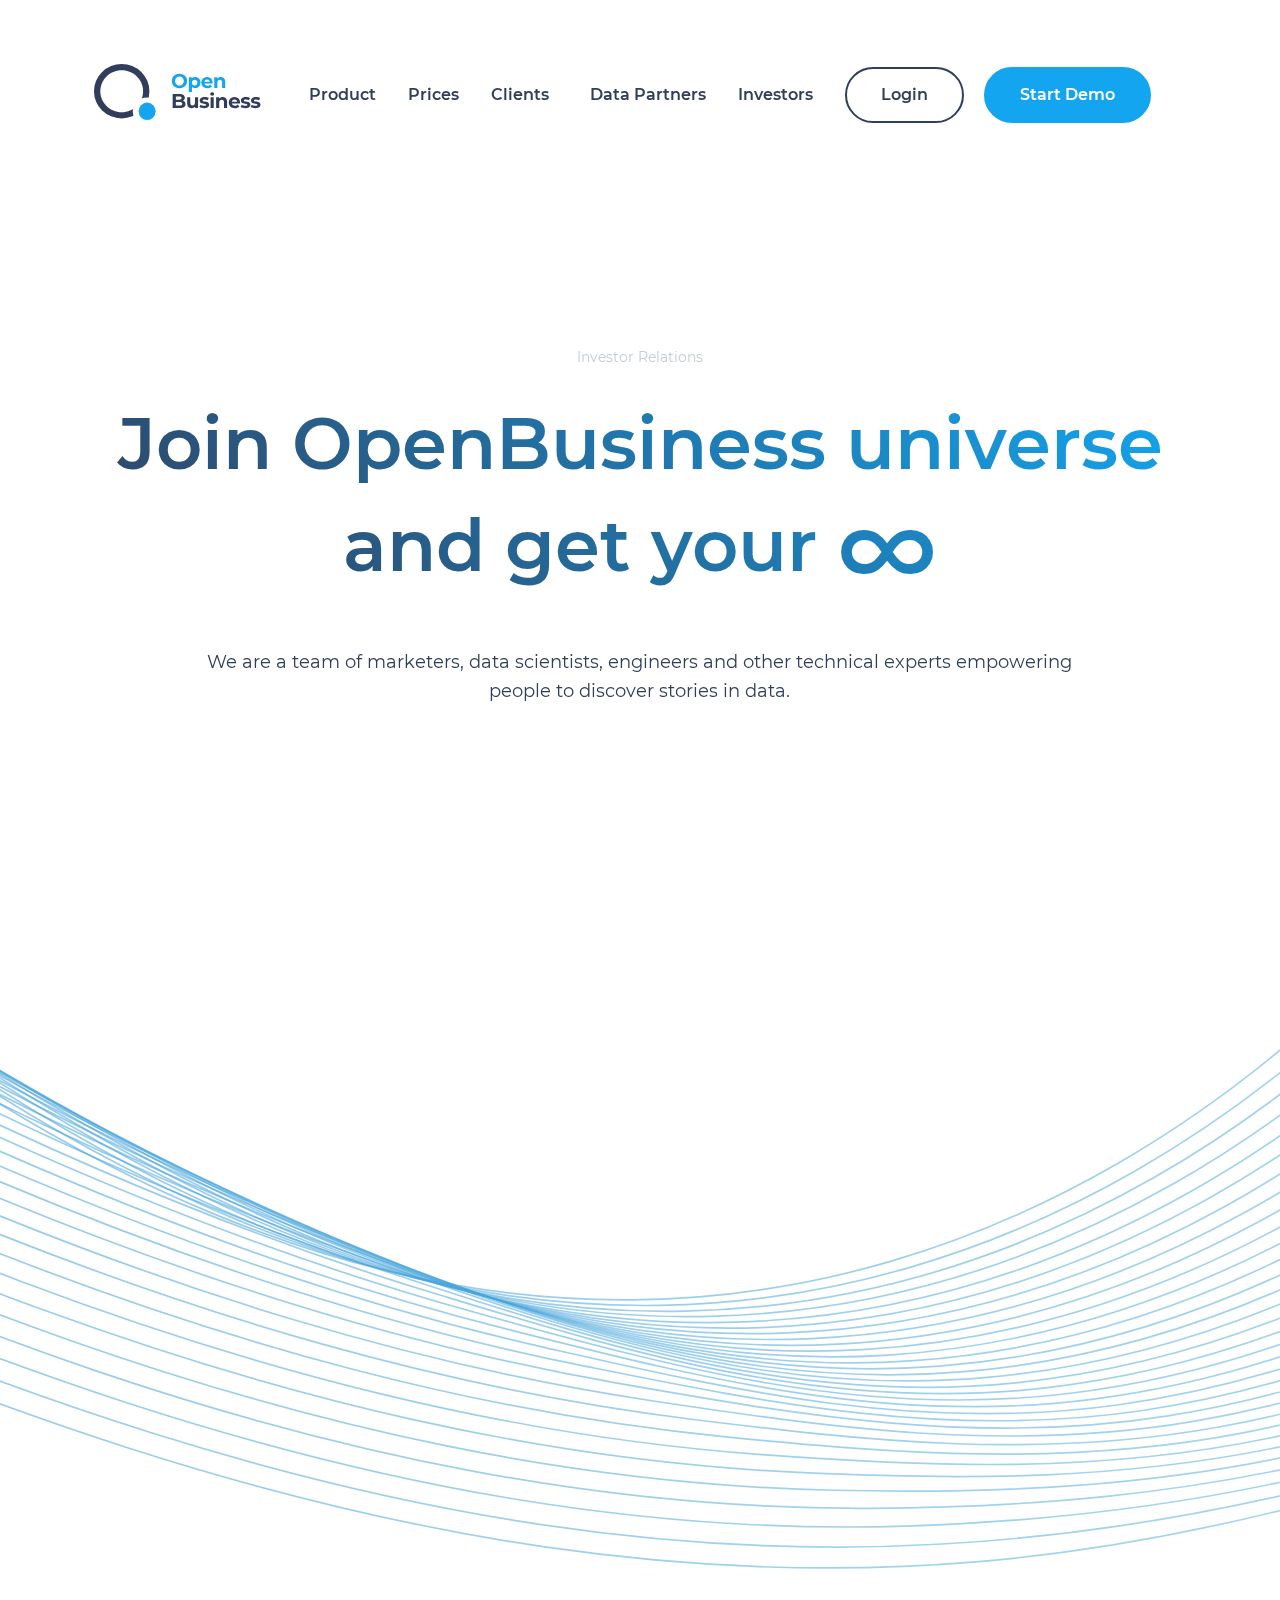
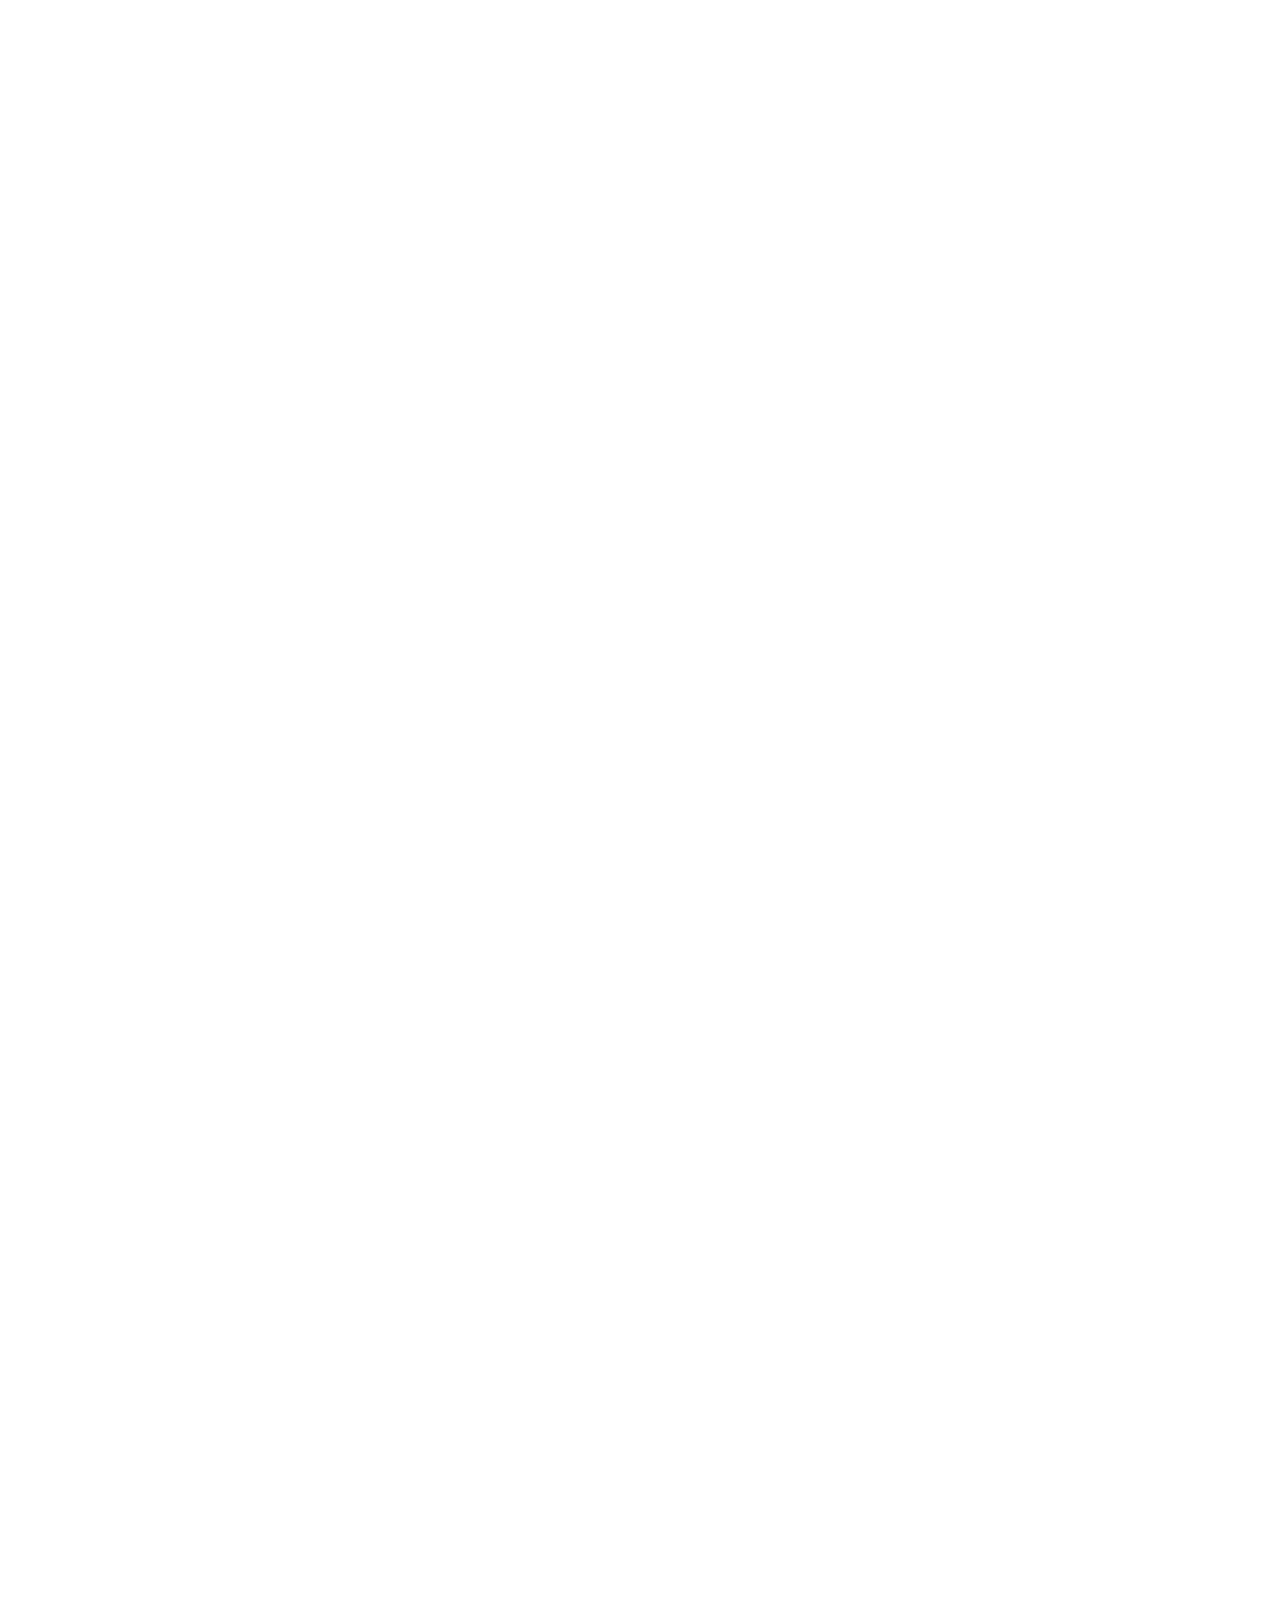
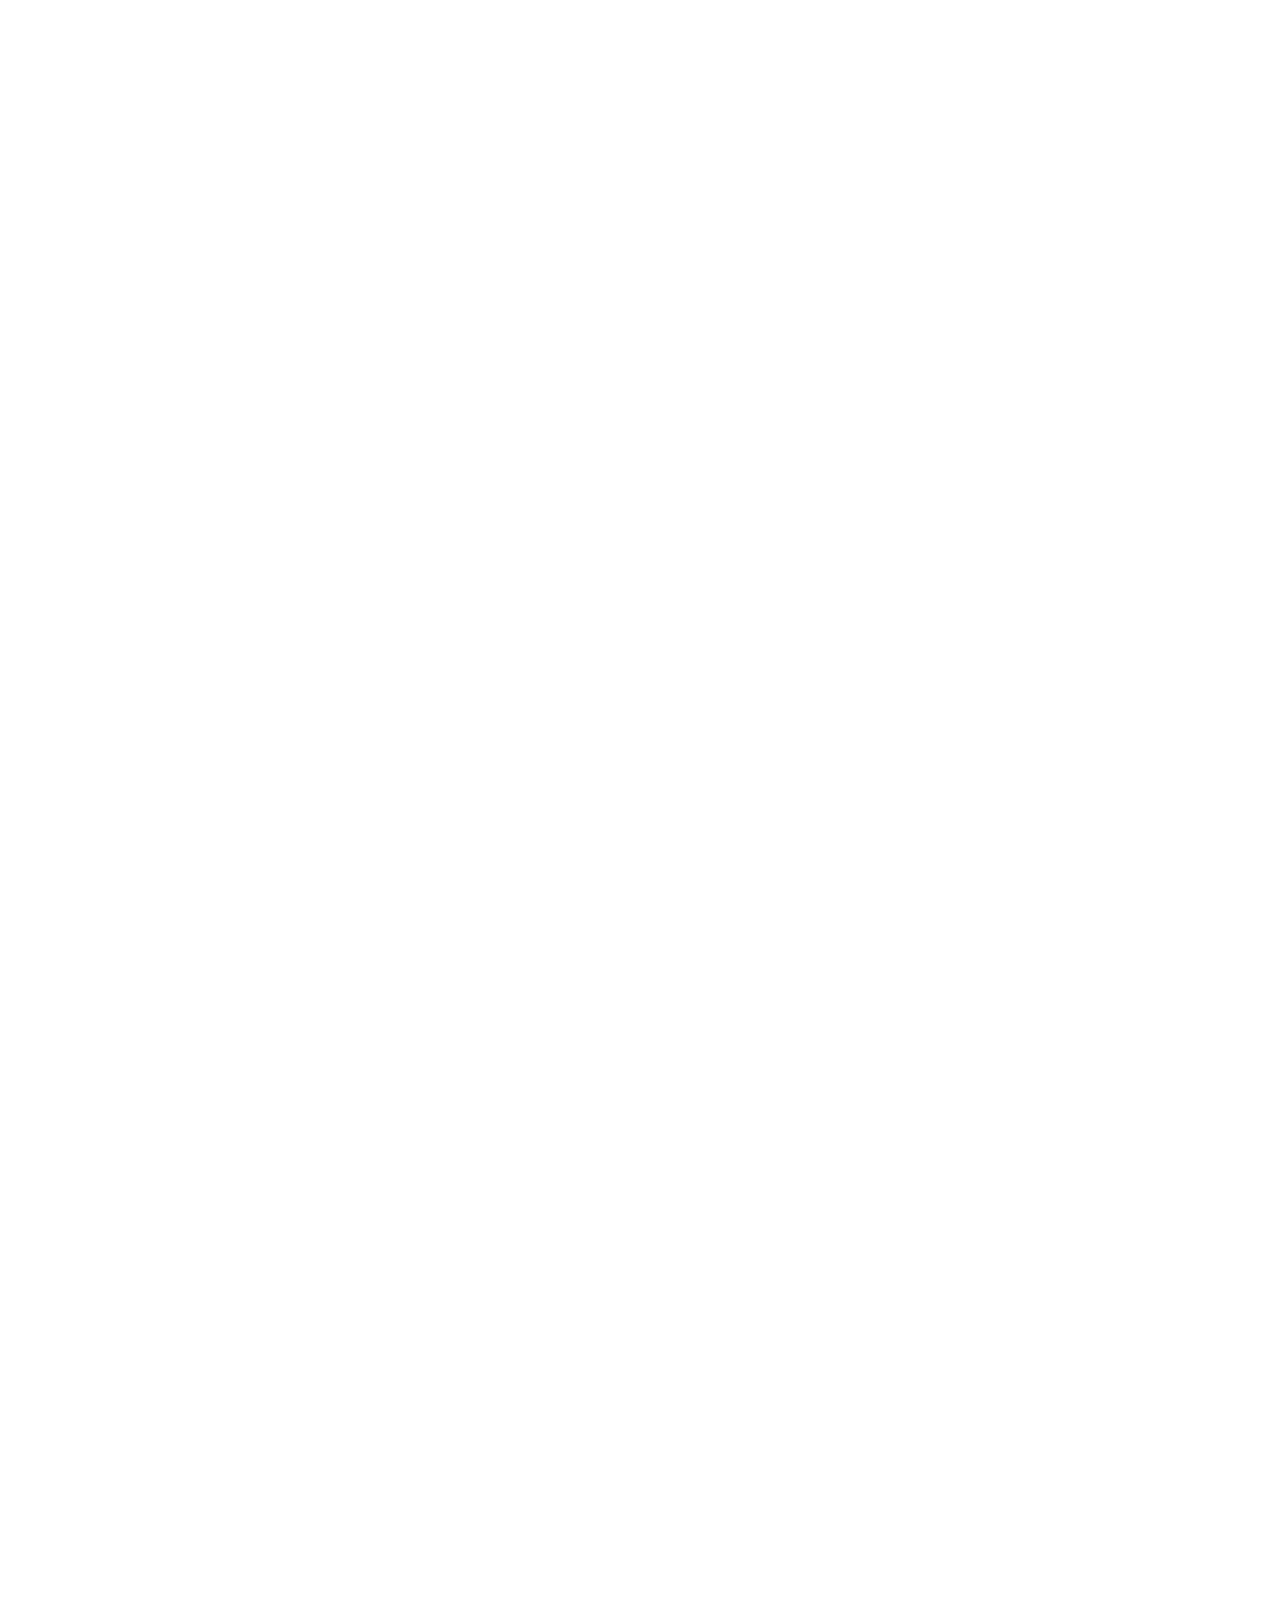
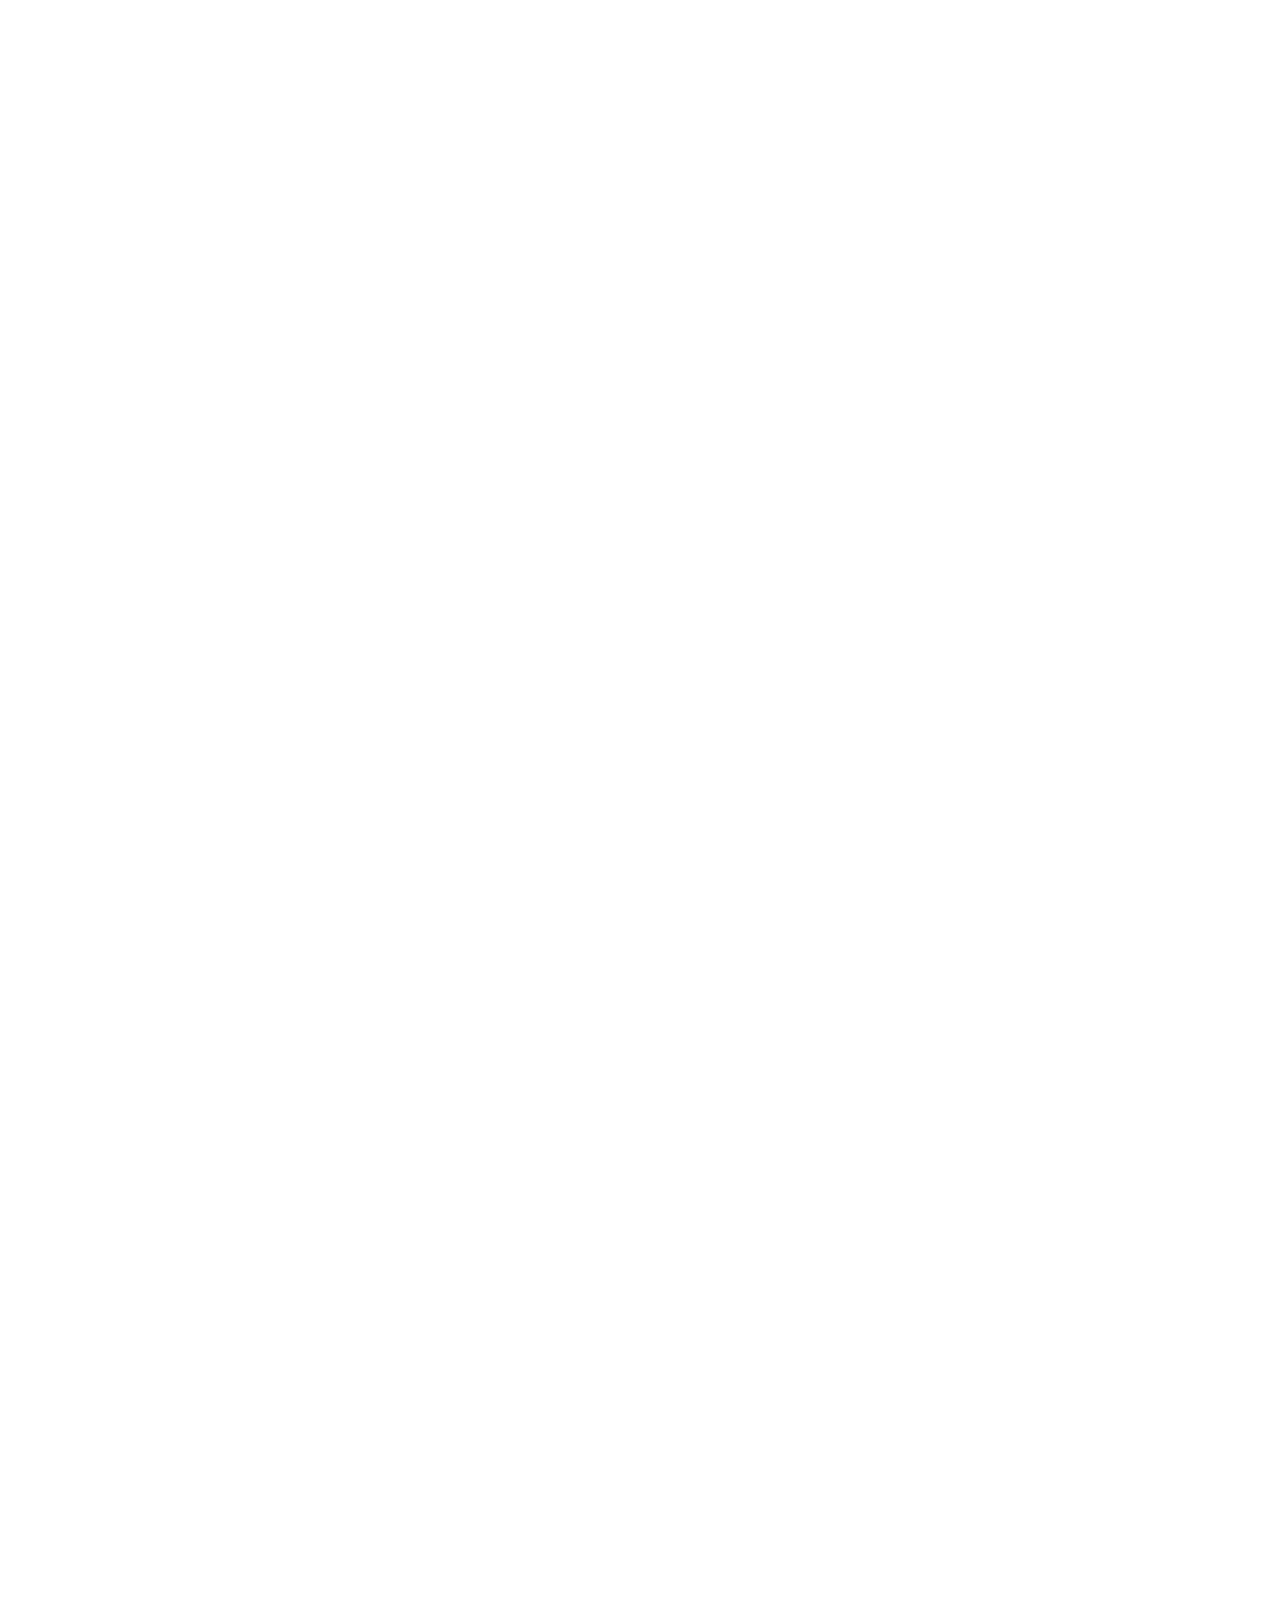
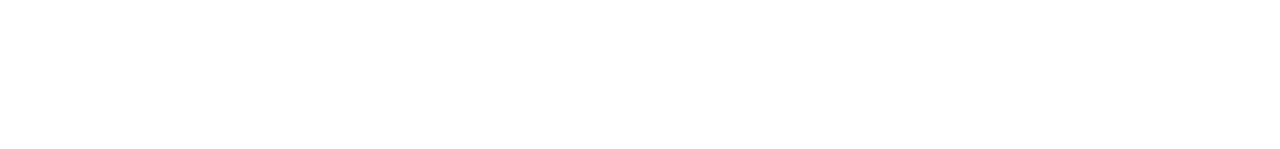
<file: investors.html>
<!DOCTYPE html>
<html lang="en">
<head>
    <meta charset="UTF-8">
    <meta content="width=device-width, initial-scale=1.0" name="viewport">
    <meta content="" name="description">
    <meta content="" name="keywords">
    <link rel="apple-touch-icon" sizes="180x180" href="apple-touch-icon.png">
    <link rel="icon" type="image/png" sizes="32x32" href="favicon-32x32.png">
    <link rel="icon" type="image/png" sizes="16x16" href="favicon-16x16.png">
    <link rel="manifest" href="site.webmanifest">
    <link href="css/libs.min.css" rel="stylesheet">
    <link href="css/style.min.css" rel="stylesheet">
    <title>Investors - Open Business</title>
</head>

<body>
<header class="header mb-3 mt-lg-4 w-100 position-absolute">
    <div class="container">
        <div class="d-flex flex-wrap align-items-center navbar navbar-expand-xl">
            <a href="/" class="navbar-brand d-flex align-items-center py-0 text-dark text-decoration-none">
                <svg viewBox="0 0 167 62" fill="none" xmlns="http://www.w3.org/2000/svg">
<path d="M85.44 24.24C83.9867 24.24 82.6733 23.9267 81.5 23.3C80.34 22.6733 79.4267 21.8133 78.76 20.72C78.1067 19.6133 77.78 18.3733 77.78 17C77.78 15.6267 78.1067 14.3933 78.76 13.3C79.4267 12.1933 80.34 11.3267 81.5 10.7C82.6733 10.0733 83.9867 9.76 85.44 9.76C86.8933 9.76 88.2 10.0733 89.36 10.7C90.52 11.3267 91.4333 12.1933 92.1 13.3C92.7667 14.3933 93.1 15.6267 93.1 17C93.1 18.3733 92.7667 19.6133 92.1 20.72C91.4333 21.8133 90.52 22.6733 89.36 23.3C88.2 23.9267 86.8933 24.24 85.44 24.24ZM85.44 21.48C86.2667 21.48 87.0133 21.2933 87.68 20.92C88.3467 20.5333 88.8667 20 89.24 19.32C89.6267 18.64 89.82 17.8667 89.82 17C89.82 16.1333 89.6267 15.36 89.24 14.68C88.8667 14 88.3467 13.4733 87.68 13.1C87.0133 12.7133 86.2667 12.52 85.44 12.52C84.6133 12.52 83.8667 12.7133 83.2 13.1C82.5333 13.4733 82.0067 14 81.62 14.68C81.2467 15.36 81.06 16.1333 81.06 17C81.06 17.8667 81.2467 18.64 81.62 19.32C82.0067 20 82.5333 20.5333 83.2 20.92C83.8667 21.2933 84.6133 21.48 85.44 21.48ZM101.175 13.08C102.175 13.08 103.082 13.3133 103.895 13.78C104.722 14.2333 105.368 14.88 105.835 15.72C106.302 16.5467 106.535 17.5133 106.535 18.62C106.535 19.7267 106.302 20.7 105.835 21.54C105.368 22.3667 104.722 23.0133 103.895 23.48C103.082 23.9333 102.175 24.16 101.175 24.16C99.8017 24.16 98.7217 23.7267 97.935 22.86V27.88H94.815V13.24H97.795V14.48C98.5683 13.5467 99.695 13.08 101.175 13.08ZM100.635 21.6C101.435 21.6 102.088 21.3333 102.595 20.8C103.115 20.2533 103.375 19.5267 103.375 18.62C103.375 17.7133 103.115 16.9933 102.595 16.46C102.088 15.9133 101.435 15.64 100.635 15.64C99.835 15.64 99.175 15.9133 98.655 16.46C98.1483 16.9933 97.895 17.7133 97.895 18.62C97.895 19.5267 98.1483 20.2533 98.655 20.8C99.175 21.3333 99.835 21.6 100.635 21.6ZM118.664 18.66C118.664 18.7 118.644 18.98 118.604 19.5H110.464C110.61 20.1667 110.957 20.6933 111.504 21.08C112.05 21.4667 112.73 21.66 113.544 21.66C114.104 21.66 114.597 21.58 115.024 21.42C115.464 21.2467 115.87 20.98 116.244 20.62L117.904 22.42C116.89 23.58 115.41 24.16 113.464 24.16C112.25 24.16 111.177 23.9267 110.244 23.46C109.31 22.98 108.59 22.32 108.084 21.48C107.577 20.64 107.324 19.6867 107.324 18.62C107.324 17.5667 107.57 16.62 108.064 15.78C108.57 14.9267 109.257 14.2667 110.124 13.8C111.004 13.32 111.984 13.08 113.064 13.08C114.117 13.08 115.07 13.3067 115.924 13.76C116.777 14.2133 117.444 14.8667 117.924 15.72C118.417 16.56 118.664 17.54 118.664 18.66ZM113.084 15.44C112.377 15.44 111.784 15.64 111.304 16.04C110.824 16.44 110.53 16.9867 110.424 17.68H115.724C115.617 17 115.324 16.46 114.844 16.06C114.364 15.6467 113.777 15.44 113.084 15.44ZM126.781 13.08C128.114 13.08 129.187 13.48 130.001 14.28C130.827 15.08 131.241 16.2667 131.241 17.84V24H128.121V18.32C128.121 17.4667 127.934 16.8333 127.561 16.42C127.187 15.9933 126.647 15.78 125.941 15.78C125.154 15.78 124.527 16.0267 124.061 16.52C123.594 17 123.361 17.72 123.361 18.68V24H120.241V13.24H123.221V14.5C123.634 14.0467 124.147 13.7 124.761 13.46C125.374 13.2067 126.047 13.08 126.781 13.08Z" fill="#13A5EF"/>
<path d="M88.94 36.72C89.74 36.9733 90.3667 37.4 90.82 38C91.2733 38.5867 91.5 39.3133 91.5 40.18C91.5 41.4067 91.02 42.3533 90.06 43.02C89.1133 43.6733 87.7267 44 85.9 44H78.66V30H85.5C87.2067 30 88.5133 30.3267 89.42 30.98C90.34 31.6333 90.8 32.52 90.8 33.64C90.8 34.32 90.6333 34.9267 90.3 35.46C89.98 35.9933 89.5267 36.4133 88.94 36.72ZM81.88 32.44V35.74H85.1C85.9 35.74 86.5067 35.6 86.92 35.32C87.3333 35.04 87.54 34.6267 87.54 34.08C87.54 33.5333 87.3333 33.1267 86.92 32.86C86.5067 32.58 85.9 32.44 85.1 32.44H81.88ZM85.66 41.56C86.5133 41.56 87.1533 41.42 87.58 41.14C88.02 40.86 88.24 40.4267 88.24 39.84C88.24 38.68 87.38 38.1 85.66 38.1H81.88V41.56H85.66ZM104.073 33.24V44H101.113V42.72C100.7 43.1867 100.206 43.5467 99.633 43.8C99.0596 44.04 98.4396 44.16 97.773 44.16C96.3596 44.16 95.2396 43.7533 94.413 42.94C93.5863 42.1267 93.173 40.92 93.173 39.32V33.24H96.293V38.86C96.293 40.5933 97.0196 41.46 98.473 41.46C99.2196 41.46 99.8196 41.22 100.273 40.74C100.726 40.2467 100.953 39.52 100.953 38.56V33.24H104.073ZM110.083 44.16C109.19 44.16 108.317 44.0533 107.463 43.84C106.61 43.6133 105.93 43.3333 105.423 43L106.463 40.76C106.943 41.0667 107.523 41.32 108.203 41.52C108.883 41.7067 109.55 41.8 110.203 41.8C111.523 41.8 112.183 41.4733 112.183 40.82C112.183 40.5133 112.003 40.2933 111.643 40.16C111.283 40.0267 110.73 39.9133 109.983 39.82C109.103 39.6867 108.377 39.5333 107.803 39.36C107.23 39.1867 106.73 38.88 106.303 38.44C105.89 38 105.683 37.3733 105.683 36.56C105.683 35.88 105.877 35.28 106.263 34.76C106.663 34.2267 107.237 33.8133 107.983 33.52C108.743 33.2267 109.637 33.08 110.663 33.08C111.423 33.08 112.177 33.1667 112.923 33.34C113.683 33.5 114.31 33.7267 114.803 34.02L113.763 36.24C112.817 35.7067 111.783 35.44 110.663 35.44C109.997 35.44 109.497 35.5333 109.163 35.72C108.83 35.9067 108.663 36.1467 108.663 36.44C108.663 36.7733 108.843 37.0067 109.203 37.14C109.563 37.2733 110.137 37.4 110.923 37.52C111.803 37.6667 112.523 37.8267 113.083 38C113.643 38.16 114.13 38.46 114.543 38.9C114.957 39.34 115.163 39.9533 115.163 40.74C115.163 41.4067 114.963 42 114.563 42.52C114.163 43.04 113.577 43.4467 112.803 43.74C112.043 44.02 111.137 44.16 110.083 44.16ZM116.588 33.24H119.708V44H116.588V33.24ZM118.148 31.74C117.575 31.74 117.108 31.5733 116.748 31.24C116.388 30.9067 116.208 30.4933 116.208 30C116.208 29.5067 116.388 29.0933 116.748 28.76C117.108 28.4267 117.575 28.26 118.148 28.26C118.722 28.26 119.188 28.42 119.548 28.74C119.908 29.06 120.088 29.46 120.088 29.94C120.088 30.46 119.908 30.8933 119.548 31.24C119.188 31.5733 118.722 31.74 118.148 31.74ZM128.644 33.08C129.977 33.08 131.051 33.48 131.864 34.28C132.691 35.08 133.104 36.2667 133.104 37.84V44H129.984V38.32C129.984 37.4667 129.797 36.8333 129.424 36.42C129.051 35.9933 128.511 35.78 127.804 35.78C127.017 35.78 126.391 36.0267 125.924 36.52C125.457 37 125.224 37.72 125.224 38.68V44H122.104V33.24H125.084V34.5C125.497 34.0467 126.011 33.7 126.624 33.46C127.237 33.2067 127.911 33.08 128.644 33.08ZM146.089 38.66C146.089 38.7 146.069 38.98 146.029 39.5H137.889C138.036 40.1667 138.383 40.6933 138.929 41.08C139.476 41.4667 140.156 41.66 140.969 41.66C141.529 41.66 142.023 41.58 142.449 41.42C142.889 41.2467 143.296 40.98 143.669 40.62L145.329 42.42C144.316 43.58 142.836 44.16 140.889 44.16C139.676 44.16 138.603 43.9267 137.669 43.46C136.736 42.98 136.016 42.32 135.509 41.48C135.003 40.64 134.749 39.6867 134.749 38.62C134.749 37.5667 134.996 36.62 135.489 35.78C135.996 34.9267 136.683 34.2667 137.549 33.8C138.429 33.32 139.409 33.08 140.489 33.08C141.543 33.08 142.496 33.3067 143.349 33.76C144.203 34.2133 144.869 34.8667 145.349 35.72C145.843 36.56 146.089 37.54 146.089 38.66ZM140.509 35.44C139.803 35.44 139.209 35.64 138.729 36.04C138.249 36.44 137.956 36.9867 137.849 37.68H143.149C143.043 37 142.749 36.46 142.269 36.06C141.789 35.6467 141.203 35.44 140.509 35.44ZM151.287 44.16C150.393 44.16 149.52 44.0533 148.667 43.84C147.813 43.6133 147.133 43.3333 146.627 43L147.667 40.76C148.147 41.0667 148.727 41.32 149.407 41.52C150.087 41.7067 150.753 41.8 151.407 41.8C152.727 41.8 153.387 41.4733 153.387 40.82C153.387 40.5133 153.207 40.2933 152.847 40.16C152.487 40.0267 151.933 39.9133 151.187 39.82C150.307 39.6867 149.58 39.5333 149.007 39.36C148.433 39.1867 147.933 38.88 147.507 38.44C147.093 38 146.887 37.3733 146.887 36.56C146.887 35.88 147.08 35.28 147.467 34.76C147.867 34.2267 148.44 33.8133 149.187 33.52C149.947 33.2267 150.84 33.08 151.867 33.08C152.627 33.08 153.38 33.1667 154.127 33.34C154.887 33.5 155.513 33.7267 156.007 34.02L154.967 36.24C154.02 35.7067 152.987 35.44 151.867 35.44C151.2 35.44 150.7 35.5333 150.367 35.72C150.033 35.9067 149.867 36.1467 149.867 36.44C149.867 36.7733 150.047 37.0067 150.407 37.14C150.767 37.2733 151.34 37.4 152.127 37.52C153.007 37.6667 153.727 37.8267 154.287 38C154.847 38.16 155.333 38.46 155.747 38.9C156.16 39.34 156.367 39.9533 156.367 40.74C156.367 41.4067 156.167 42 155.767 42.52C155.367 43.04 154.78 43.4467 154.007 43.74C153.247 44.02 152.34 44.16 151.287 44.16ZM161.412 44.16C160.518 44.16 159.645 44.0533 158.792 43.84C157.938 43.6133 157.258 43.3333 156.752 43L157.792 40.76C158.272 41.0667 158.852 41.32 159.532 41.52C160.212 41.7067 160.878 41.8 161.532 41.8C162.852 41.8 163.512 41.4733 163.512 40.82C163.512 40.5133 163.332 40.2933 162.972 40.16C162.612 40.0267 162.058 39.9133 161.312 39.82C160.432 39.6867 159.705 39.5333 159.132 39.36C158.558 39.1867 158.058 38.88 157.632 38.44C157.218 38 157.012 37.3733 157.012 36.56C157.012 35.88 157.205 35.28 157.592 34.76C157.992 34.2267 158.565 33.8133 159.312 33.52C160.072 33.2267 160.965 33.08 161.992 33.08C162.752 33.08 163.505 33.1667 164.252 33.34C165.012 33.5 165.638 33.7267 166.132 34.02L165.092 36.24C164.145 35.7067 163.112 35.44 161.992 35.44C161.325 35.44 160.825 35.5333 160.492 35.72C160.158 35.9067 159.992 36.1467 159.992 36.44C159.992 36.7733 160.172 37.0067 160.532 37.14C160.892 37.2733 161.465 37.4 162.252 37.52C163.132 37.6667 163.852 37.8267 164.412 38C164.972 38.16 165.458 38.46 165.872 38.9C166.285 39.34 166.492 39.9533 166.492 40.74C166.492 41.4067 166.292 42 165.892 42.52C165.492 43.04 164.905 43.4467 164.132 43.74C163.372 44.02 162.465 44.16 161.412 44.16Z" fill="#313E5B"/>
<ellipse cx="27.6986" cy="27.2222" rx="27.6986" ry="27.2222" fill="#313E5B"/>
<path d="M49.0662 27.2221C49.0662 38.8201 39.4996 48.2221 27.6987 48.2221C15.8977 48.2221 6.33118 38.8201 6.33118 27.2221C6.33118 15.6242 15.8977 6.22214 27.6987 6.22214C39.4996 6.22214 49.0662 15.6242 49.0662 27.2221Z" fill="white"/>
<path d="M67.2681 47.4444C67.2681 55.1763 60.8904 61.4444 53.0231 61.4444C45.1558 61.4444 38.7781 55.1763 38.7781 47.4444C38.7781 39.7124 45.1558 33.4444 53.0231 33.4444C60.8904 33.4444 67.2681 39.7124 67.2681 47.4444Z" fill="white"/>
<ellipse cx="53.13" cy="47.2973" rx="8.47" ry="8.7027" fill="#13A5EF"/>
</svg>

            </a>

            <button class="btn btn-primary navbar-toggler" type="button" data-bs-toggle="offcanvas" data-bs-target="#offcanvas" aria-controls="offcanvas" aria-label="Toggle navigation"></button>

            <div class="offcanvas offcanvas-start <!--active show-->" tabindex="-1" id="offcanvas" aria-labelledby="offcanvasLabel">
                <button type="button" class="btn-close btn-close-white text-reset position-absolute end-0 top-0 mt-2 me-n4" data-bs-dismiss="offcanvas" aria-label="Close"></button>

                <div class="nav-mobile offcanvas-body d-flex align-items-xl-center flex-xl-row flex-column justify-content-between align-items-stretch pb-5 pb-xl-0">
                    <ul class="nav nav-bb col-12 col-lg mb-2 justify-content-start mb-md-0 ms-xl-2 flex-column flex-xl-row">
                        <li class="mx-lg-2 d-xl-none"><a href="/" class="nav-link px-0">Home</a></li>
                        <li class="mx-lg-2"><a href="product.html" class="nav-link px-0">Product</a></li>
                        <li class="mx-lg-2"><a href="prices.html" class="nav-link px-0">Prices</a></li>
                        <li class="mx-lg-2 me-lg-auto"><a href="clients.html" class="nav-link px-0">Clients</a></li>
                        <li class="mx-lg-2 d-sm-none"><a href="about-us.html" class="nav-link px-0">About Us</a></li>
                        <li class="mx-lg-2"><a href="data-partners.html" class="nav-link px-0">Data Partners</a></li>
                        <li class="mx-lg-2"><a href="investors.html" class="nav-link px-0">Investors</a></li>
                    </ul>

                    <div class="ms-lg-2 d-none d-xl-block">
<!--                        <a href="#modalForm" data-bs-toggle="modal" role="button" class="btn btn-outline-secondary rounded-pill me-2">Login</a>-->
                        <a href="https://my.openb24.com/auth/login" class="btn btn-outline-secondary rounded-pill me-2">Login</a>
                        <a href="#modalForm" class="btn btn-primary rounded-pill" data-bs-toggle="modal" role="button">Start Demo</a>
                    </div>

                    <ul class="nav-mobile__login nav col-12 col-xl justify-content-start flex-column d-xl-none">
                        <li><a href="https://my.openb24.com/auth/login" class="nav-link px-0"><svg class="icon icon-sprite--man me-2">
  <use xlink:href="img/sprite.svg#sprite--man" />
</svg>Login</a></li>
                        <li><a href="#modalSuccess" data-bs-toggle="modal" role="button" class="nav-link px-0"><svg class="icon icon-sprite--zap me-2">
  <use xlink:href="img/sprite.svg#sprite--zap" />
</svg>Start Demo</a></li>
                    </ul>

                    <div class="nav-mobile__bottom d-flex d-xl-none position-absolute bottom-0 start-0 end-0 text-center border-top">
                        <a href="" class="col d-flex justify-content-center align-items-center"><svg class="icon icon-sprite--phone">
  <use xlink:href="img/sprite.svg#sprite--phone" />
</svg></a>
                        <a href="" class="col d-flex justify-content-center align-items-center"><svg class="icon icon-sprite--telegram">
  <use xlink:href="img/sprite.svg#sprite--telegram" />
</svg></a>
                        <a href="" class="col d-flex justify-content-center align-items-center"><svg class="icon icon-sprite--whatsapp">
  <use xlink:href="img/sprite.svg#sprite--whatsapp" />
</svg></a>
                        <a href="" class="col d-flex justify-content-center align-items-center"><svg class="icon icon-sprite--mail">
  <use xlink:href="img/sprite.svg#sprite--mail" />
</svg>
                        </a>
                    </div>
                </div>
            </div>

        </div>
    </div>
</header>
<main class="main bg1 fullpage" data-aos="zoom-out-up">
	<div class="container">
		<div class="main__content d-flex flex-column justify-content-center align-items-lg-center text-lg-center">
			<span class="small text-muted mb-2 mb-lg-3" data-aos="fade-up">Investor Relations</span>
			<h1 class="color-gradient" data-aos="fade-up" data-aos-delay="100">Join OpenBusiness universe and get your <span style="font-size: 150%; vertical-align: middle;">&infin;</span></h1>
			<div class="col-lg-10 col-auto description mt-1 mt-lg-2" data-aos="fade-up" data-aos-delay="400"><p>We are a team of marketers, data scientists, engineers  and other technical experts empowering people to discover stories in data.</p></div>
		</div>

		<div class="row align-items-center pt-lg-7">
			<div class="col-12 col-lg-6 pe-lg-4" data-aos="fade-right">
				<picture class="d-flex justify-content-center align-items-center image-tilt">
    <source srcset="img/team.webp" type="image/webp">
    <img class="img-fluid img-drop-shadow" src="img/team.png" alt="team">
</picture>
			</div>
			<div class="col-12 col-lg-6 mt-6 mt-lg-0" data-aos="fade-left">
				<div class="small text-secondary text-opacity-25 mb-2">About the company</div>
				<h3 data-aos="fade-up" data-aos-delay="300">We create mainstream instead of joining it</h3>
				<div class="description pt-1 pt-lg-2" data-aos="fade-up" data-aos-delay="600">
					<p>Open Business Analytics is a startup with headquarters in New York which provides analytical tools for banks, businesses and investors based on consumers’ transactional data.</p>
					<p>Our vision is to be the first data analytical  ecosystem which helps find a true equilibrium between supply and demand.</p>
				</div>
			</div>
		</div>
	</div>
</main>

	<section class="py-3 py-lg-6 swiper" data-aos="fade-up">
    <div class="container">
        <div class="d-flex flex-column flex-lg-row justify-content-between align-items-lg-center mb-8 mb-lg-4">
            <h2 class="color-gradient">4 amazing facts<br class="d-xl-none"> about us</h2>
            <div class="d-none d-lg-block">
                <div class="swiper-button swiper-button-prev d-inline-flex align-items-center justify-content-center me-3 p-1 p-lg-2"><svg class="icon-sprite--arrow-left">
  <use xlink:href="img/sprite.svg#sprite--arrow-left" />
</svg></div>
                <div class="swiper-button swiper-button-next d-inline-flex align-items-center justify-content-center p-1 p-lg-2"><svg class="icon-sprite--arrow-right">
  <use xlink:href="img/sprite.svg#sprite--arrow-right" />
</svg></div>
            </div>
        </div>

        <div class="slider" data-aos="fade-up" data-aos-delay="300">
            <div class="swiper-wrapper">
            <div class="swiper-slide">
    <div class="slider__item p-3 p-lg-4 border rounded">
        <div class="d-flex align-items-lg-center flex-column flex-lg-row">
            <div class="display-2 color-gradient">01</div>
            <div class="ms-lg-6 mt-2 mt-lg-0">Raised pre-seed at the end of 2019 from Starta Ventures (NYC)</div>
        </div>
    </div>
</div><div class="swiper-slide">
    <div class="slider__item p-3 p-lg-4 border rounded">
        <div class="d-flex align-items-lg-center flex-column flex-lg-row">
            <div class="display-2 color-gradient">02</div>
            <div class="ms-lg-6 mt-2 mt-lg-0">Developed a proprietary algorithm in the edge of payment behaviour analysis and ML adressed to 75B+ market</div>
        </div>
    </div>
</div><div class="swiper-slide">
    <div class="slider__item p-3 p-lg-4 border rounded">
        <div class="d-flex align-items-lg-center flex-column flex-lg-row">
            <div class="display-2 color-gradient">03</div>
            <div class="ms-lg-6 mt-2 mt-lg-0">Pitched to New York Angels (February, 2020)</div>
        </div>
    </div>
</div><div class="swiper-slide">
    <div class="slider__item p-3 p-lg-4 border rounded">
        <div class="d-flex align-items-lg-center flex-column flex-lg-row">
            <div class="display-2 color-gradient">04</div>
            <div class="ms-lg-6 mt-2 mt-lg-0">Despite of COVID and emergency situation on our test market (Belarus) we went to market in the end of 2020 and have riched 10K MRR in next 6 mounths.</div>
        </div>
    </div>
</div>
            </div>
        </div>
    </div>
</section>

	<section class="py-3 py-lg-6" data-aos="fade-up">
		<div class="container">
			<div class="row align-items-center">
				<div class="col-12 col-lg-6 mt-6 mt-lg-0" data-aos="fade-right">
					<div class="small text-secondary text-opacity-25 mb-2">The problem we solve</div>
					<h3 data-aos="fade-up" data-aos-delay="300">The lack of recent and reliable data is crucial for businesses and investors</h3>
					<div class="description pt-1 pt-lg-2" data-aos="fade-up" data-aos-delay="600">
						<p>They spend billions on market research and trends
							analysis, but get outdated information from traditional
							marketing agencies.</p>
						<p>Polls and interviews, clicks, likes and reviews are
							expensive, time consuming and losing credibility.</p>
					</div>
				</div>
				<div class="col-12 col-lg-6 order-first order-lg-0 ps-lg-4" data-aos="fade-left">
					<picture class="d-flex justify-content-center align-items-center image-tilt">
    <source media="(max-width: 991.98px)" type="image/webp" srcset="img/strategic-desigions-mob.webp">
    <source media="(min-width: 992px)" type="image/webp" srcset="img/strategic-desigions.webp">
    <source media="(max-width: 991.98px)" srcset="img/strategic-desigions-mob.png">
    <source media="(min-width: 992px)" srcset="img/strategic-desigions.png">
    <img class="img-fluid" src="img/strategic-desigions.png" alt="strategic-desigions">
</picture>
				</div>
			</div>
		</div>
	</section>


	<section class="py-3 py-lg-6" data-aos="fade-up">
		<div class="container">
			<div class="row align-items-center">
				<div class="col-12 col-lg-6 pe-lg-4" data-aos="fade-right">
					<picture class="d-flex justify-content-center align-items-center image-tilt">
    <source media="(max-width: 991.98px)" type="image/webp" srcset="img/solution-mob.webp">
    <source media="(min-width: 992px)" type="image/webp" srcset="img/solution.webp">
    <source media="(max-width: 991.98px)" srcset="img/solution-mob.png">
    <source media="(min-width: 992px)" srcset="img/solution.png">
    <img class="img-fluid" src="img/solution.png" alt="solution">
</picture>
				</div>
				<div class="col-12 col-lg-6 mt-6 mt-lg-0" data-aos="fade-left">
					<div class="small text-secondary text-opacity-25 mb-2">Made in local market, scale world wide</div>
					<h3 data-aos="fade-up" data-aos-delay="300">OpenBusiness solution</h3>
					<div class="description pt-1 pt-lg-2" data-aos="fade-up" data-aos-delay="600">
						<p>Powerful data analytics ecosystem provides real-time companies’ performance, competitive intelligence & consumer payment behavior insights based on billions anonymized transactions.</p>
						<p>We make money on every analyzed transaction and generate insight and see the potential to open a new revenue stream based on customization.</p>
					</div>
				</div>
			</div>
		</div>
	</section>

	<section class="py-3 py-lg-6 swiper" data-aos="fade-up">
		<div class="container">
			<h3 class="mb-2 mb-lg-3">Key advantages</h3>
			<div class="news-slider pt-1 pt-lg-3" data-aos="fade-up" data-aos-delay="300">
				<div class="swiper-wrapper">
				<div class="swiper-slide">
					<div class="hover-block rounded border border-1 py-3 px-8 p-lg-3 h-100">
						<div class="hover-block__icon mb-2"><svg class="icon-sprite--add-location">
  <use xlink:href="img/sprite.svg#sprite--add-location" />
</svg></div>
						<div class="mb-2 mb-lg-3 mb-n2"><p>High potential for scaling and technological readiness to launch rapidly in any region</p></div>
					</div>
				</div>
				<div class="swiper-slide">
					<div class="hover-block rounded border border-1 py-3 px-8 p-lg-3 h-100">
						<div class="hover-block__icon mb-2"><svg class="icon-sprite--server">
  <use xlink:href="img/sprite.svg#sprite--server" />
</svg></div>
						<div class="mb-2 mb-lg-3 mb-n2"><p>Proprietary unique data analysis algorithm to be granted for patenting</p></div>
					</div>
				</div>
				<div class="swiper-slide">
					<div class="hover-block rounded border border-1 py-3 px-8 p-lg-3 h-100">
						<div class="hover-block__icon mb-2"><svg class="icon-sprite--cloud-connection">
  <use xlink:href="img/sprite.svg#sprite--cloud-connection" />
</svg></div>
						<div class="mb-2 mb-lg-3 mb-n2"><p>Stable data ecosystem independent of a single partner</p></div>
					</div>
				</div>
			</div>
			</div>
		</div>
	</section>

	<section class="py-3 py-lg-6" data-aos="fade-up">
		<div class="container">
			<div class="row align-items-center">
				<div class="col-12 col-lg-6 mt-6 mt-lg-0" data-aos="fade-right">
					<div class="small text-secondary text-opacity-25 mb-2">Market potential</div>
					<h3 data-aos="fade-up" data-aos-delay="300">We address our product to the most promising part of the market</h3>
					<div class="description pt-1 pt-lg-2" data-aos="fade-up" data-aos-delay="600">
						<ul class="list-tick">
							<li class="mb-2 pb-1">Market expected to recover and grow at a CAGR of 4.1% from 2021 and reach $82.87 billion in 2023</li>
							<li class="mb-2 pb-1">North America is the largest region in the global market research services market (32.5% of the total)</li>
							<li class="mb-2 pb-1">The FMCG market research services market is the largest segment  (29.9% of the total)</li>
							<li class="mb-2 pb-1">The top ten competitors in the market made up to 26.34% </li>
						</ul>
					</div>
				</div>
				<div class="col-12 col-lg-6 order-first order-lg-0 ps-lg-4" data-aos="fade-left">
					<picture class="d-flex justify-content-center align-items-center image-tilt">
    <source media="(max-width: 991.98px)" type="image/webp" srcset="img/market-parts-mob.webp">
    <source media="(min-width: 992px)" type="image/webp" srcset="img/market-parts.webp">
    <source media="(max-width: 991.98px)" srcset="img/market-parts-mob.png">
    <source media="(min-width: 992px)" srcset="img/market-parts.png">
    <img class="img-fluid" src="img/market-parts.png" alt="market-parts">
</picture>
				</div>
			</div>
		</div>
	</section>

	

	<!--<section class="d-none py-6" data-aos="fade-up">
		<div class="container">
			<h2 class="mb-2 mb-lg-3 color-gradient">Featured Reports</h2>

			<div class="row pt-1 pt-lg-3 gy-1" data-aos="zoom-in" data-aos-delay="300">
				<div class="col-lg-4">
					<div class="hover-block rounded border border-1 border-primary py-3 px-8 p-lg-3 h-100">
						<div class="hover-block__icon mb-2 text-primary"><svg class="icon-sprite&#45;&#45;document">
  <use xlink:href="img/sprite.svg#sprite&#45;&#45;document" />
</svg></div>
						<div class="h4 pb-1 mt-2">2021</div>
						<div class="mb-2 mb-lg-3 mb-n2 opacity-75"><p>Annual report</p></div>
					</div>
				</div>
				<div class="col-lg-4">
					<div class="hover-block rounded border border-1 py-3 px-8 p-lg-3 h-100">
						<div class="hover-block__icon text-secondary text-opacity-25 mb-2"><svg class="icon-sprite&#45;&#45;document">
  <use xlink:href="img/sprite.svg#sprite&#45;&#45;document" />
</svg></div>
						<div class="h4 pb-1 opacity-25 mt-2">2022</div>
						<div class="mb-2 mb-lg-3 opacity-25 mb-n2"><p>Coming next</p></div>
					</div>
				</div>
				<div class="col-lg-4">
					<div class="hover-block rounded border border-1 py-3 px-8 p-lg-3 h-100">
						<div class="hover-block__icon text-secondary text-opacity-25 mb-2"><svg class="icon-sprite&#45;&#45;document">
  <use xlink:href="img/sprite.svg#sprite&#45;&#45;document" />
</svg></div>
						<div class="h4 pb-1 opacity-25 mt-2">2023</div>
						<div class="mb-2 mb-lg-3 opacity-25 mb-n2"><p>Coming soon</p></div>
					</div>
				</div>
			</div>
		</div>
	</section>

	<section class="d-none py-6" data-aos="fade-up">
		<div class="container">
			<h2 class="mb-2 mb-lg-3 color-gradient">FAQ</h2>

			<div class="accordion pt-1 pt-lg-3">
				<div class="accordion-item" data-aos="fade-up" data-aos-delay="300">
					<h3 class="accordion-header" id="panelsStayOpen-headingOne">
						<button aria-controls="panelsStayOpen-collapseOne" aria-expanded="true" class="accordion-button fw-bold"
								data-bs-target="#panelsStayOpen-collapseOne" data-bs-toggle="collapse"
								type="button">What is the OpenBusiness vision?</button>
					</h3>
					<div aria-labelledby="panelsStayOpen-headingOne" class="accordion-collapse collapse show"
						 id="panelsStayOpen-collapseOne">
						<div class="accordion-body me-n2">
							<p>Powerful data analytics ecosystem provides real-time companies’ performance, competitive intelligence & consumer payment behaviour insights based on billions anonimazed transactions.</p>
							<p>We make money on every analyzed transaction and generated insight and see the potential to open new revenue stream based on customization.</p>
						</div>
					</div>
				</div>
				<div class="accordion-item" data-aos="fade-up" data-aos-delay="600">
					<h3 class="accordion-header" id="panelsStayOpen-headingTwo">
						<button aria-controls="panelsStayOpen-collapseTwo" aria-expanded="false" class="accordion-button fw-bold collapsed"
								data-bs-target="#panelsStayOpen-collapseTwo" data-bs-toggle="collapse"
								type="button">
							Who Is transfer agent?
						</button>
					</h3>
					<div aria-labelledby="panelsStayOpen-headingTwo" class="accordion-collapse collapse"
						 id="panelsStayOpen-collapseTwo">
						<div class="accordion-body">

						</div>
					</div>
				</div>
				<div class="accordion-item"  data-aos="fade-up" data-aos-delay="900">
					<h3 class="accordion-header" id="panelsStayOpen-headingThree">
						<button aria-controls="panelsStayOpen-collapseThree" aria-expanded="false" class="accordion-button fw-bold collapsed"
								data-bs-target="#panelsStayOpen-collapseThree" data-bs-toggle="collapse"
								type="button">
							Who is on Management Team?
						</button>
					</h3>
					<div aria-labelledby="panelsStayOpen-headingThree" class="accordion-collapse collapse"
						 id="panelsStayOpen-collapseThree">
						<div class="accordion-body">

						</div>
					</div>
				</div>
			</div>
		</div>
	</section>
-->
	<div class="bg3 py-3 py-lg-6" data-aos="zoom-out"></div>

	<section class="py-3 py-lg-6" data-aos="fade-up">
		<div class="container text-lg-center">
			<h2 class="text-lg-center color-gradient mb-8 mb-lg-3">For investor inquiries</h2>
			<div class="description" data-aos="fade-up" data-aos-delay="300">
				<p>Please contact Yulia Lakatkova at <a class="link-primary text-decoration-underline" href="mailto:yuliya.loky@openb24.com">yuliya.loky@openb24.com</a> or use the form below. For media inquiries please contact Irina Rusanova at <a class="link-primary text-decoration-underline" href="mailto:irusanova@openb24.com">irusanova@openb24.com</a></p>
			</div>
			<a href="#modalForm" data-bs-toggle="modal" role="button" class="btn btn-primary rounded-pill mt-1 mt-lg-3 d-block d-lg-inline-block" data-aos="fade-up" data-aos-delay="600">Contact us</a>
		</div>
	</section>

	<footer class="footer pt-6 pb-2 pb-lg-6" data-aos="fade-up">
    <div class="container">
        <div class="row">
            <div class="col-12 col-lg-6">
                <a href="/" class="logo d-flex align-items-center py-0 text-dark text-decoration-none">
                    <svg viewBox="0 0 167 62" fill="none" xmlns="http://www.w3.org/2000/svg">
<path d="M85.44 24.24C83.9867 24.24 82.6733 23.9267 81.5 23.3C80.34 22.6733 79.4267 21.8133 78.76 20.72C78.1067 19.6133 77.78 18.3733 77.78 17C77.78 15.6267 78.1067 14.3933 78.76 13.3C79.4267 12.1933 80.34 11.3267 81.5 10.7C82.6733 10.0733 83.9867 9.76 85.44 9.76C86.8933 9.76 88.2 10.0733 89.36 10.7C90.52 11.3267 91.4333 12.1933 92.1 13.3C92.7667 14.3933 93.1 15.6267 93.1 17C93.1 18.3733 92.7667 19.6133 92.1 20.72C91.4333 21.8133 90.52 22.6733 89.36 23.3C88.2 23.9267 86.8933 24.24 85.44 24.24ZM85.44 21.48C86.2667 21.48 87.0133 21.2933 87.68 20.92C88.3467 20.5333 88.8667 20 89.24 19.32C89.6267 18.64 89.82 17.8667 89.82 17C89.82 16.1333 89.6267 15.36 89.24 14.68C88.8667 14 88.3467 13.4733 87.68 13.1C87.0133 12.7133 86.2667 12.52 85.44 12.52C84.6133 12.52 83.8667 12.7133 83.2 13.1C82.5333 13.4733 82.0067 14 81.62 14.68C81.2467 15.36 81.06 16.1333 81.06 17C81.06 17.8667 81.2467 18.64 81.62 19.32C82.0067 20 82.5333 20.5333 83.2 20.92C83.8667 21.2933 84.6133 21.48 85.44 21.48ZM101.175 13.08C102.175 13.08 103.082 13.3133 103.895 13.78C104.722 14.2333 105.368 14.88 105.835 15.72C106.302 16.5467 106.535 17.5133 106.535 18.62C106.535 19.7267 106.302 20.7 105.835 21.54C105.368 22.3667 104.722 23.0133 103.895 23.48C103.082 23.9333 102.175 24.16 101.175 24.16C99.8017 24.16 98.7217 23.7267 97.935 22.86V27.88H94.815V13.24H97.795V14.48C98.5683 13.5467 99.695 13.08 101.175 13.08ZM100.635 21.6C101.435 21.6 102.088 21.3333 102.595 20.8C103.115 20.2533 103.375 19.5267 103.375 18.62C103.375 17.7133 103.115 16.9933 102.595 16.46C102.088 15.9133 101.435 15.64 100.635 15.64C99.835 15.64 99.175 15.9133 98.655 16.46C98.1483 16.9933 97.895 17.7133 97.895 18.62C97.895 19.5267 98.1483 20.2533 98.655 20.8C99.175 21.3333 99.835 21.6 100.635 21.6ZM118.664 18.66C118.664 18.7 118.644 18.98 118.604 19.5H110.464C110.61 20.1667 110.957 20.6933 111.504 21.08C112.05 21.4667 112.73 21.66 113.544 21.66C114.104 21.66 114.597 21.58 115.024 21.42C115.464 21.2467 115.87 20.98 116.244 20.62L117.904 22.42C116.89 23.58 115.41 24.16 113.464 24.16C112.25 24.16 111.177 23.9267 110.244 23.46C109.31 22.98 108.59 22.32 108.084 21.48C107.577 20.64 107.324 19.6867 107.324 18.62C107.324 17.5667 107.57 16.62 108.064 15.78C108.57 14.9267 109.257 14.2667 110.124 13.8C111.004 13.32 111.984 13.08 113.064 13.08C114.117 13.08 115.07 13.3067 115.924 13.76C116.777 14.2133 117.444 14.8667 117.924 15.72C118.417 16.56 118.664 17.54 118.664 18.66ZM113.084 15.44C112.377 15.44 111.784 15.64 111.304 16.04C110.824 16.44 110.53 16.9867 110.424 17.68H115.724C115.617 17 115.324 16.46 114.844 16.06C114.364 15.6467 113.777 15.44 113.084 15.44ZM126.781 13.08C128.114 13.08 129.187 13.48 130.001 14.28C130.827 15.08 131.241 16.2667 131.241 17.84V24H128.121V18.32C128.121 17.4667 127.934 16.8333 127.561 16.42C127.187 15.9933 126.647 15.78 125.941 15.78C125.154 15.78 124.527 16.0267 124.061 16.52C123.594 17 123.361 17.72 123.361 18.68V24H120.241V13.24H123.221V14.5C123.634 14.0467 124.147 13.7 124.761 13.46C125.374 13.2067 126.047 13.08 126.781 13.08Z" fill="#13A5EF"/>
<path d="M88.94 36.72C89.74 36.9733 90.3667 37.4 90.82 38C91.2733 38.5867 91.5 39.3133 91.5 40.18C91.5 41.4067 91.02 42.3533 90.06 43.02C89.1133 43.6733 87.7267 44 85.9 44H78.66V30H85.5C87.2067 30 88.5133 30.3267 89.42 30.98C90.34 31.6333 90.8 32.52 90.8 33.64C90.8 34.32 90.6333 34.9267 90.3 35.46C89.98 35.9933 89.5267 36.4133 88.94 36.72ZM81.88 32.44V35.74H85.1C85.9 35.74 86.5067 35.6 86.92 35.32C87.3333 35.04 87.54 34.6267 87.54 34.08C87.54 33.5333 87.3333 33.1267 86.92 32.86C86.5067 32.58 85.9 32.44 85.1 32.44H81.88ZM85.66 41.56C86.5133 41.56 87.1533 41.42 87.58 41.14C88.02 40.86 88.24 40.4267 88.24 39.84C88.24 38.68 87.38 38.1 85.66 38.1H81.88V41.56H85.66ZM104.073 33.24V44H101.113V42.72C100.7 43.1867 100.206 43.5467 99.633 43.8C99.0596 44.04 98.4396 44.16 97.773 44.16C96.3596 44.16 95.2396 43.7533 94.413 42.94C93.5863 42.1267 93.173 40.92 93.173 39.32V33.24H96.293V38.86C96.293 40.5933 97.0196 41.46 98.473 41.46C99.2196 41.46 99.8196 41.22 100.273 40.74C100.726 40.2467 100.953 39.52 100.953 38.56V33.24H104.073ZM110.083 44.16C109.19 44.16 108.317 44.0533 107.463 43.84C106.61 43.6133 105.93 43.3333 105.423 43L106.463 40.76C106.943 41.0667 107.523 41.32 108.203 41.52C108.883 41.7067 109.55 41.8 110.203 41.8C111.523 41.8 112.183 41.4733 112.183 40.82C112.183 40.5133 112.003 40.2933 111.643 40.16C111.283 40.0267 110.73 39.9133 109.983 39.82C109.103 39.6867 108.377 39.5333 107.803 39.36C107.23 39.1867 106.73 38.88 106.303 38.44C105.89 38 105.683 37.3733 105.683 36.56C105.683 35.88 105.877 35.28 106.263 34.76C106.663 34.2267 107.237 33.8133 107.983 33.52C108.743 33.2267 109.637 33.08 110.663 33.08C111.423 33.08 112.177 33.1667 112.923 33.34C113.683 33.5 114.31 33.7267 114.803 34.02L113.763 36.24C112.817 35.7067 111.783 35.44 110.663 35.44C109.997 35.44 109.497 35.5333 109.163 35.72C108.83 35.9067 108.663 36.1467 108.663 36.44C108.663 36.7733 108.843 37.0067 109.203 37.14C109.563 37.2733 110.137 37.4 110.923 37.52C111.803 37.6667 112.523 37.8267 113.083 38C113.643 38.16 114.13 38.46 114.543 38.9C114.957 39.34 115.163 39.9533 115.163 40.74C115.163 41.4067 114.963 42 114.563 42.52C114.163 43.04 113.577 43.4467 112.803 43.74C112.043 44.02 111.137 44.16 110.083 44.16ZM116.588 33.24H119.708V44H116.588V33.24ZM118.148 31.74C117.575 31.74 117.108 31.5733 116.748 31.24C116.388 30.9067 116.208 30.4933 116.208 30C116.208 29.5067 116.388 29.0933 116.748 28.76C117.108 28.4267 117.575 28.26 118.148 28.26C118.722 28.26 119.188 28.42 119.548 28.74C119.908 29.06 120.088 29.46 120.088 29.94C120.088 30.46 119.908 30.8933 119.548 31.24C119.188 31.5733 118.722 31.74 118.148 31.74ZM128.644 33.08C129.977 33.08 131.051 33.48 131.864 34.28C132.691 35.08 133.104 36.2667 133.104 37.84V44H129.984V38.32C129.984 37.4667 129.797 36.8333 129.424 36.42C129.051 35.9933 128.511 35.78 127.804 35.78C127.017 35.78 126.391 36.0267 125.924 36.52C125.457 37 125.224 37.72 125.224 38.68V44H122.104V33.24H125.084V34.5C125.497 34.0467 126.011 33.7 126.624 33.46C127.237 33.2067 127.911 33.08 128.644 33.08ZM146.089 38.66C146.089 38.7 146.069 38.98 146.029 39.5H137.889C138.036 40.1667 138.383 40.6933 138.929 41.08C139.476 41.4667 140.156 41.66 140.969 41.66C141.529 41.66 142.023 41.58 142.449 41.42C142.889 41.2467 143.296 40.98 143.669 40.62L145.329 42.42C144.316 43.58 142.836 44.16 140.889 44.16C139.676 44.16 138.603 43.9267 137.669 43.46C136.736 42.98 136.016 42.32 135.509 41.48C135.003 40.64 134.749 39.6867 134.749 38.62C134.749 37.5667 134.996 36.62 135.489 35.78C135.996 34.9267 136.683 34.2667 137.549 33.8C138.429 33.32 139.409 33.08 140.489 33.08C141.543 33.08 142.496 33.3067 143.349 33.76C144.203 34.2133 144.869 34.8667 145.349 35.72C145.843 36.56 146.089 37.54 146.089 38.66ZM140.509 35.44C139.803 35.44 139.209 35.64 138.729 36.04C138.249 36.44 137.956 36.9867 137.849 37.68H143.149C143.043 37 142.749 36.46 142.269 36.06C141.789 35.6467 141.203 35.44 140.509 35.44ZM151.287 44.16C150.393 44.16 149.52 44.0533 148.667 43.84C147.813 43.6133 147.133 43.3333 146.627 43L147.667 40.76C148.147 41.0667 148.727 41.32 149.407 41.52C150.087 41.7067 150.753 41.8 151.407 41.8C152.727 41.8 153.387 41.4733 153.387 40.82C153.387 40.5133 153.207 40.2933 152.847 40.16C152.487 40.0267 151.933 39.9133 151.187 39.82C150.307 39.6867 149.58 39.5333 149.007 39.36C148.433 39.1867 147.933 38.88 147.507 38.44C147.093 38 146.887 37.3733 146.887 36.56C146.887 35.88 147.08 35.28 147.467 34.76C147.867 34.2267 148.44 33.8133 149.187 33.52C149.947 33.2267 150.84 33.08 151.867 33.08C152.627 33.08 153.38 33.1667 154.127 33.34C154.887 33.5 155.513 33.7267 156.007 34.02L154.967 36.24C154.02 35.7067 152.987 35.44 151.867 35.44C151.2 35.44 150.7 35.5333 150.367 35.72C150.033 35.9067 149.867 36.1467 149.867 36.44C149.867 36.7733 150.047 37.0067 150.407 37.14C150.767 37.2733 151.34 37.4 152.127 37.52C153.007 37.6667 153.727 37.8267 154.287 38C154.847 38.16 155.333 38.46 155.747 38.9C156.16 39.34 156.367 39.9533 156.367 40.74C156.367 41.4067 156.167 42 155.767 42.52C155.367 43.04 154.78 43.4467 154.007 43.74C153.247 44.02 152.34 44.16 151.287 44.16ZM161.412 44.16C160.518 44.16 159.645 44.0533 158.792 43.84C157.938 43.6133 157.258 43.3333 156.752 43L157.792 40.76C158.272 41.0667 158.852 41.32 159.532 41.52C160.212 41.7067 160.878 41.8 161.532 41.8C162.852 41.8 163.512 41.4733 163.512 40.82C163.512 40.5133 163.332 40.2933 162.972 40.16C162.612 40.0267 162.058 39.9133 161.312 39.82C160.432 39.6867 159.705 39.5333 159.132 39.36C158.558 39.1867 158.058 38.88 157.632 38.44C157.218 38 157.012 37.3733 157.012 36.56C157.012 35.88 157.205 35.28 157.592 34.76C157.992 34.2267 158.565 33.8133 159.312 33.52C160.072 33.2267 160.965 33.08 161.992 33.08C162.752 33.08 163.505 33.1667 164.252 33.34C165.012 33.5 165.638 33.7267 166.132 34.02L165.092 36.24C164.145 35.7067 163.112 35.44 161.992 35.44C161.325 35.44 160.825 35.5333 160.492 35.72C160.158 35.9067 159.992 36.1467 159.992 36.44C159.992 36.7733 160.172 37.0067 160.532 37.14C160.892 37.2733 161.465 37.4 162.252 37.52C163.132 37.6667 163.852 37.8267 164.412 38C164.972 38.16 165.458 38.46 165.872 38.9C166.285 39.34 166.492 39.9533 166.492 40.74C166.492 41.4067 166.292 42 165.892 42.52C165.492 43.04 164.905 43.4467 164.132 43.74C163.372 44.02 162.465 44.16 161.412 44.16Z" fill="#313E5B"/>
<ellipse cx="27.6986" cy="27.2222" rx="27.6986" ry="27.2222" fill="#313E5B"/>
<path d="M49.0662 27.2221C49.0662 38.8201 39.4996 48.2221 27.6987 48.2221C15.8977 48.2221 6.33118 38.8201 6.33118 27.2221C6.33118 15.6242 15.8977 6.22214 27.6987 6.22214C39.4996 6.22214 49.0662 15.6242 49.0662 27.2221Z" fill="white"/>
<path d="M67.2681 47.4444C67.2681 55.1763 60.8904 61.4444 53.0231 61.4444C45.1558 61.4444 38.7781 55.1763 38.7781 47.4444C38.7781 39.7124 45.1558 33.4444 53.0231 33.4444C60.8904 33.4444 67.2681 39.7124 67.2681 47.4444Z" fill="white"/>
<ellipse cx="53.13" cy="47.2973" rx="8.47" ry="8.7027" fill="#13A5EF"/>
</svg>

                </a>
                <div class="row justify-content-between mt-4">
                    <div class="col-12 col-xl-auto col-xxl-4 mb-3 mb-xl-0"><a href="tel:+375339109010" class="fw-bold text-nowrap"><svg class="icon icon-sprite--phone me-2">
  <use xlink:href="img/sprite.svg#sprite--phone" />
</svg>+375 33 910 90 10</a></div>
                    <div class="col-6 col-xl-auto col-xxl-4 text-xl-center"><a href="https://t.me/lokymayers137" class="fw-bold text-nowrap"><svg class="icon icon-sprite--telegram me-2">
  <use xlink:href="img/sprite.svg#sprite--telegram" />
</svg>Telegram</a></div>
                    <div class="col-6 col-xl-auto col-xxl-4"><a href="https://api.whatsapp.com/send?phone=375291639642&app=facebook&entry_point=page_cta" class="fw-bold text-nowrap"><svg class="icon icon-sprite--whatsapp me-2">
  <use xlink:href="img/sprite.svg#sprite--whatsapp" />
</svg>Watsapp</a></div>
                </div>
                <address class="d-flex mt-3">
                    <svg class="icon icon-sprite--home me-2">
  <use xlink:href="img/sprite.svg#sprite--home" />
</svg>
                    <div>
                        <span class="fw-bold">New York Head Office</span>
                        <div class="description mt-1">
                            220 E 23rd Street, #400, New York, NY 10010
                        </div>
                    </div>
                </address>
                <a href="mailto:info@openb24.com" class="fw-bold"><svg class="icon icon-sprite--mail me-2">
  <use xlink:href="img/sprite.svg#sprite--mail" />
</svg>info@openb24.com</a>
            </div>
            <div class="col-12 col-lg-2 mt-4 mt-lg-0 mb-2 mb-md-0">
                <ul class="list-unstyled row row-cols-2 row-cols-lg-1 gy-3">
                    <li><a href="product.html" class="fw-bold">Product</a></li>
                    <li><a href="about-us.html" class="fw-bold">About Us</a></li>
                    <li><a href="prices.html" class="fw-bold">Prices</a></li>
                    <li><a href="clients.html" class="fw-bold">Clients</a></li>
                    <li><a href="investors.html" class="fw-bold">Investors</a></li>
                    <li><a href="data-partners.html" class="fw-bold">Data-Partners</a></li>
                </ul>
            </div>
            <div class="col-6 col-lg-2 mt-4 mt-lg-0 mb-2 mb-md-0">
                <ul class="nav row row-cols-1 gy-3">
                    <li><span class="h6">Platform</span></li>
                    <li><a href="https://my.openb24.com/auth/register" class="fw-normal">Sign up</a></li>
                    <li><a href="https://my.openb24.com/auth/login" class="fw-normal">Sign in</a></li>
                </ul>
            </div>

            <div class="col-6 col-lg-2 mt-4 mt-lg-0 text-lg-end">
                <div class="h6">Social network</div>
                <div class="row justify-content-lg-end mt-3">
                    <div class="col-auto"><a class="link_icon me-2" href="https://web.facebook.com/openb24/" title="Facebook"><svg class="icon icon-sprite--facebook">
  <use xlink:href="img/sprite.svg#sprite--facebook" />
</svg></a>
                    </div>
                    <div class="col-auto"><a class="link_icon me-2" href="https://www.linkedin.com/company/open-business-analytics/" title="LinkedIn"><svg class="icon icon-sprite--linkedin">
  <use xlink:href="img/sprite.svg#sprite--linkedin" />
</svg></a>
                    </div>
                </div>
            </div>
        </div>
        <div class="copyright row small mt-6 text-secondary opacity-50 mb-1">
            <span class="me-md-auto col-12 col-md-auto">Copyright 2021 OpenBusiness. <br class="d-block d-sm-none">All Rights Reserved.</span>
            <!--<div class="d-none col-auto mt-3 mt-md-0">
                <a class="me-4 link-secondary" href="#">Term of use</a>
                <a class="link-secondary" href="#">Privacy policy</a>
            </div>-->
        </div>
    </div>
</footer>
	<div aria-hidden="true" aria-labelledby="modalFormLabel" class="modal fade" id="modalForm" tabindex="-1">
    <div class="modal-dialog modal-lg modal-dialog-centered align-items-end align-items-sm-center">
        <div class="modal-content">
            <button aria-label="Close" class="btn-close btn-close-white text-reset position-absolute end-0 top-0 mt-n3"
                    data-bs-dismiss="modal" type="button"></button>
            <div class="modal-body p-lg-6">
                <div class="modal-title fw-bold mb-2 mb-lg-3" id="modalFormLabel">Try now and get a step ahead!</div>

                <form action="" class="needs-validation" novalidate>
                    <div class="row gy-2 gy-lg-3">
                        <div class="col-12">
                            <div class="floating-label">
                                <input class="form-control" placeholder="Company" type="text">
                                <label>Company</label>
                            </div>
                        </div>
                        <div class="col-12 col-lg-6 floating-label">
                            <div class="floating-label">

                                <input class="form-control" placeholder="Name" type="text">
                                <label>Name</label>
                            </div>
                        </div>
                        <div class="col-12 col-lg-6 floating-label">
                            <div class="floating-label">

                                <input class="form-control" placeholder="Position title" type="text">
                                <label>Position title</label>
                            </div>
                        </div>
                        <div class="col-12 col-lg-6 floating-label">
                            <div class="floating-label">
                                <input class="form-control" placeholder="Your E-mail" type="email" value="">
                                <label>Your E-mail</label>
                            </div>
                        </div>
                        <div class="col-12 col-lg-6 floating-label">
                            <div class="floating-label">
                                <input class="form-control" placeholder="Phone number" type="text">
                                <label>Phone number</label>
                            </div>
                        </div>
                        <div class="col-12">
                            <div class="floating-label">
                                <textarea class="form-control" placeholder="Message"></textarea>
                                <label>Message</label>
                            </div>
                        </div>
                    </div>

                    <div class="row align-items-center mt-3">
                        <div class="col-12 col-sm-5">
                            <button class="btn btn-primary rounded-pill w-100" type="submit">Submit</button>
                        </div>
                        <div class="d-none text-danger small text-center text-sm-end mt-2 mt-sm-0 col-12 col-sm-7">Fill in all the fields</div>
                    </div>
                </form>


            </div>
        </div>
    </div>
</div>

<div aria-hidden="true" aria-labelledby="modalSuccessLabel" class="modal fade" id="modalSuccess" tabindex="-1">
    <div class="modal-dialog modal-dialog-centered align-items-end align-items-sm-center">
        <div class="modal-content">
            <button aria-label="Close" class="btn-close btn-close-white text-reset position-absolute end-0 top-0 mt-n3"
                    data-bs-dismiss="modal" type="button"></button>
            <div class="modal-body p-lg-6">
                <div class="modal-title h5 fw-bold mb-2" id="modalSuccessLabel">Request has been sent</div>

                <p>Thank you for your attention and your interest.<br>We will consider your request and will contact you
                    as soon as possible.</p>

                <div class="mt-3">
                    <button class="btn btn-primary rounded-pill col-12 col-sm-8" data-bs-dismiss="modal" type="button">OK</button>
                </div>
            </div>
        </div>
    </div>
</div>

<script src="js/libs.min.js"></script>
<script src="js/main.min.js"></script>

</body>
</html>
</file>
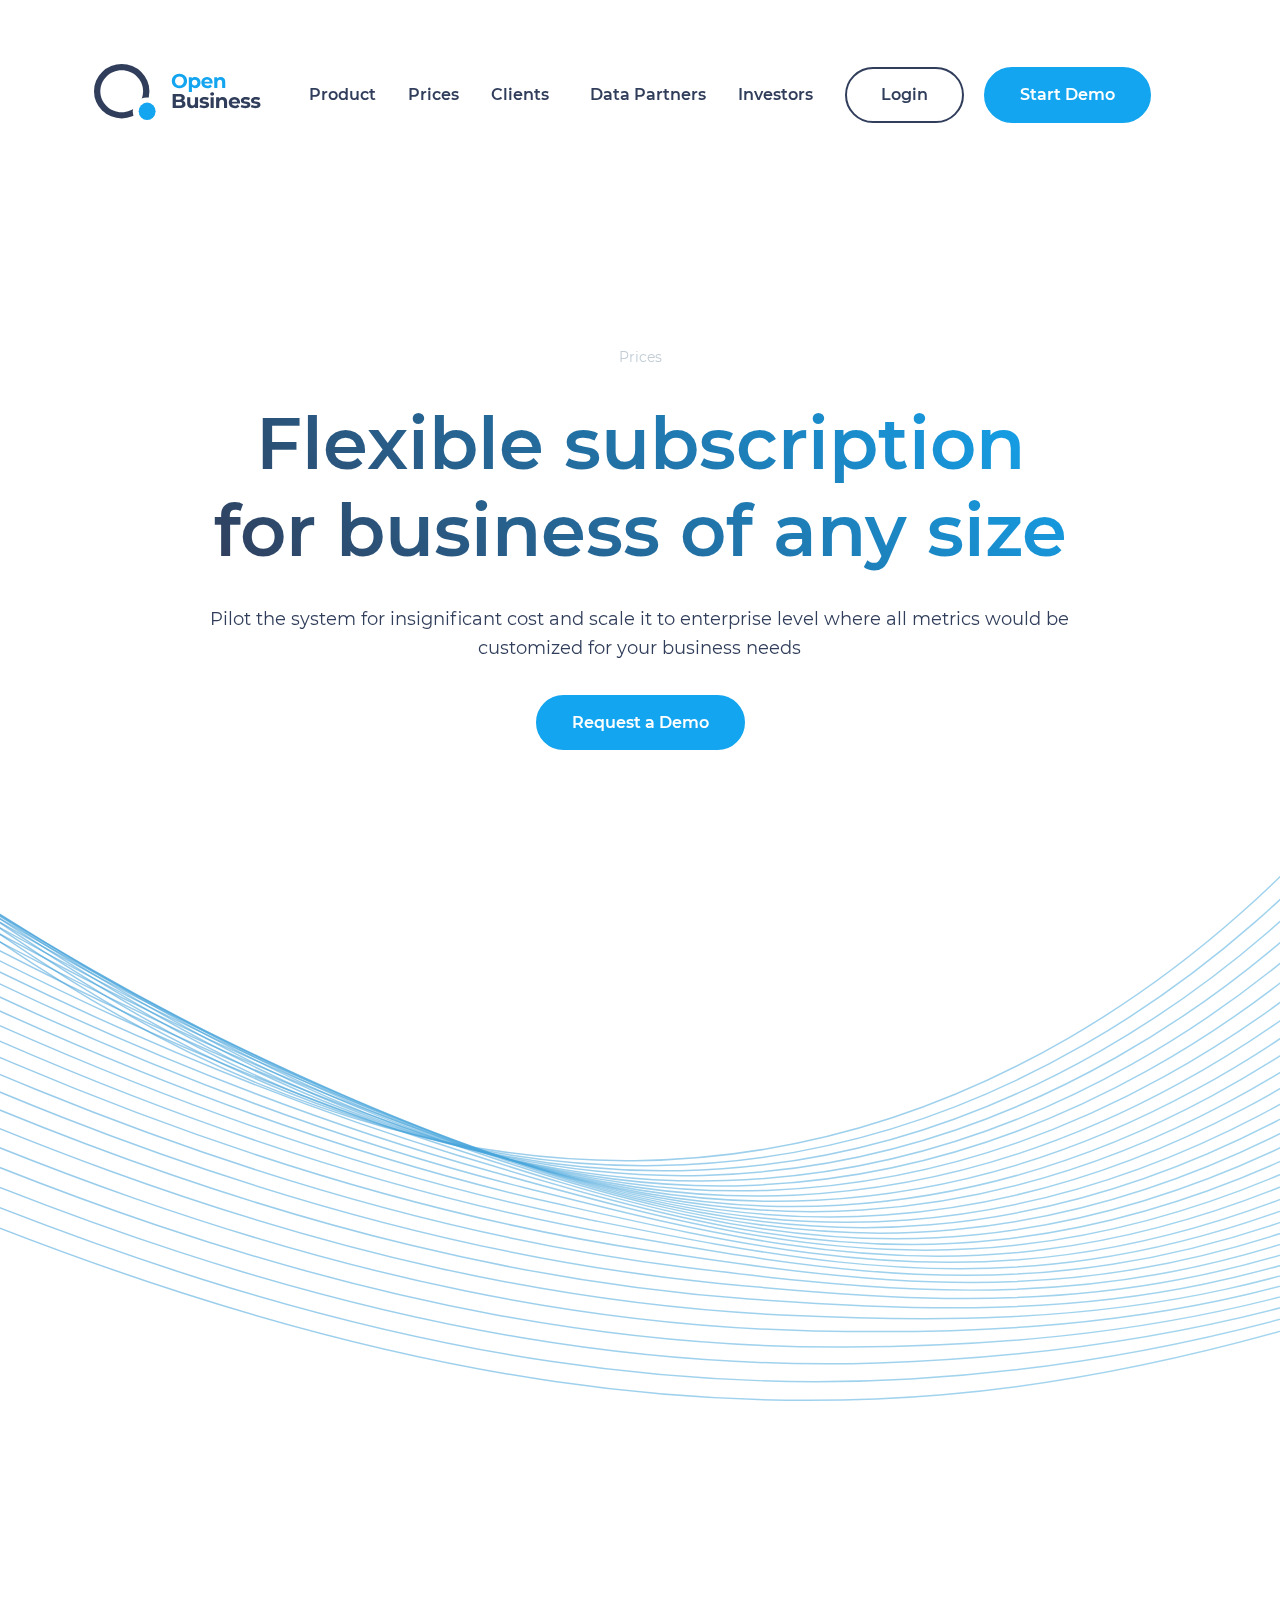
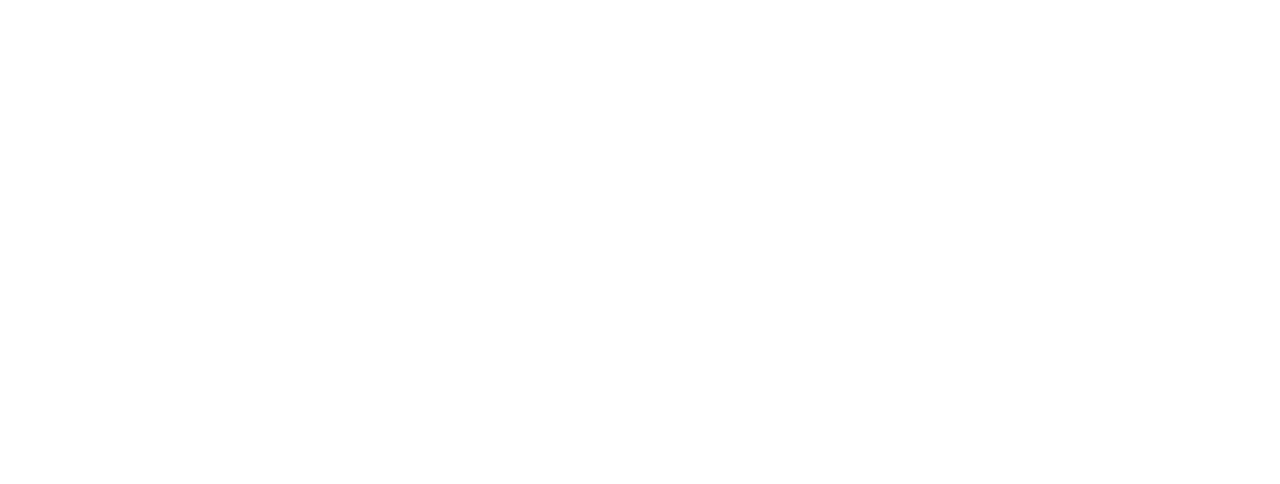
<file: prices.html>
<!DOCTYPE html>
<html lang="en">
<head>
    <meta charset="UTF-8">
    <meta content="width=device-width, initial-scale=1.0" name="viewport">
    <meta content="" name="description">
    <meta content="" name="keywords">
    <link rel="apple-touch-icon" sizes="180x180" href="apple-touch-icon.png">
    <link rel="icon" type="image/png" sizes="32x32" href="favicon-32x32.png">
    <link rel="icon" type="image/png" sizes="16x16" href="favicon-16x16.png">
    <link rel="manifest" href="site.webmanifest">
    <link href="css/libs.min.css" rel="stylesheet">
    <link href="css/style.min.css" rel="stylesheet">
    <title>Prices - Open Business</title>
</head>

<body>
	<header class="header mb-3 mt-lg-4 w-100 position-absolute">
    <div class="container">
        <div class="d-flex flex-wrap align-items-center navbar navbar-expand-xl">
            <a href="/" class="navbar-brand d-flex align-items-center py-0 text-dark text-decoration-none">
                <svg viewBox="0 0 167 62" fill="none" xmlns="http://www.w3.org/2000/svg">
<path d="M85.44 24.24C83.9867 24.24 82.6733 23.9267 81.5 23.3C80.34 22.6733 79.4267 21.8133 78.76 20.72C78.1067 19.6133 77.78 18.3733 77.78 17C77.78 15.6267 78.1067 14.3933 78.76 13.3C79.4267 12.1933 80.34 11.3267 81.5 10.7C82.6733 10.0733 83.9867 9.76 85.44 9.76C86.8933 9.76 88.2 10.0733 89.36 10.7C90.52 11.3267 91.4333 12.1933 92.1 13.3C92.7667 14.3933 93.1 15.6267 93.1 17C93.1 18.3733 92.7667 19.6133 92.1 20.72C91.4333 21.8133 90.52 22.6733 89.36 23.3C88.2 23.9267 86.8933 24.24 85.44 24.24ZM85.44 21.48C86.2667 21.48 87.0133 21.2933 87.68 20.92C88.3467 20.5333 88.8667 20 89.24 19.32C89.6267 18.64 89.82 17.8667 89.82 17C89.82 16.1333 89.6267 15.36 89.24 14.68C88.8667 14 88.3467 13.4733 87.68 13.1C87.0133 12.7133 86.2667 12.52 85.44 12.52C84.6133 12.52 83.8667 12.7133 83.2 13.1C82.5333 13.4733 82.0067 14 81.62 14.68C81.2467 15.36 81.06 16.1333 81.06 17C81.06 17.8667 81.2467 18.64 81.62 19.32C82.0067 20 82.5333 20.5333 83.2 20.92C83.8667 21.2933 84.6133 21.48 85.44 21.48ZM101.175 13.08C102.175 13.08 103.082 13.3133 103.895 13.78C104.722 14.2333 105.368 14.88 105.835 15.72C106.302 16.5467 106.535 17.5133 106.535 18.62C106.535 19.7267 106.302 20.7 105.835 21.54C105.368 22.3667 104.722 23.0133 103.895 23.48C103.082 23.9333 102.175 24.16 101.175 24.16C99.8017 24.16 98.7217 23.7267 97.935 22.86V27.88H94.815V13.24H97.795V14.48C98.5683 13.5467 99.695 13.08 101.175 13.08ZM100.635 21.6C101.435 21.6 102.088 21.3333 102.595 20.8C103.115 20.2533 103.375 19.5267 103.375 18.62C103.375 17.7133 103.115 16.9933 102.595 16.46C102.088 15.9133 101.435 15.64 100.635 15.64C99.835 15.64 99.175 15.9133 98.655 16.46C98.1483 16.9933 97.895 17.7133 97.895 18.62C97.895 19.5267 98.1483 20.2533 98.655 20.8C99.175 21.3333 99.835 21.6 100.635 21.6ZM118.664 18.66C118.664 18.7 118.644 18.98 118.604 19.5H110.464C110.61 20.1667 110.957 20.6933 111.504 21.08C112.05 21.4667 112.73 21.66 113.544 21.66C114.104 21.66 114.597 21.58 115.024 21.42C115.464 21.2467 115.87 20.98 116.244 20.62L117.904 22.42C116.89 23.58 115.41 24.16 113.464 24.16C112.25 24.16 111.177 23.9267 110.244 23.46C109.31 22.98 108.59 22.32 108.084 21.48C107.577 20.64 107.324 19.6867 107.324 18.62C107.324 17.5667 107.57 16.62 108.064 15.78C108.57 14.9267 109.257 14.2667 110.124 13.8C111.004 13.32 111.984 13.08 113.064 13.08C114.117 13.08 115.07 13.3067 115.924 13.76C116.777 14.2133 117.444 14.8667 117.924 15.72C118.417 16.56 118.664 17.54 118.664 18.66ZM113.084 15.44C112.377 15.44 111.784 15.64 111.304 16.04C110.824 16.44 110.53 16.9867 110.424 17.68H115.724C115.617 17 115.324 16.46 114.844 16.06C114.364 15.6467 113.777 15.44 113.084 15.44ZM126.781 13.08C128.114 13.08 129.187 13.48 130.001 14.28C130.827 15.08 131.241 16.2667 131.241 17.84V24H128.121V18.32C128.121 17.4667 127.934 16.8333 127.561 16.42C127.187 15.9933 126.647 15.78 125.941 15.78C125.154 15.78 124.527 16.0267 124.061 16.52C123.594 17 123.361 17.72 123.361 18.68V24H120.241V13.24H123.221V14.5C123.634 14.0467 124.147 13.7 124.761 13.46C125.374 13.2067 126.047 13.08 126.781 13.08Z" fill="#13A5EF"/>
<path d="M88.94 36.72C89.74 36.9733 90.3667 37.4 90.82 38C91.2733 38.5867 91.5 39.3133 91.5 40.18C91.5 41.4067 91.02 42.3533 90.06 43.02C89.1133 43.6733 87.7267 44 85.9 44H78.66V30H85.5C87.2067 30 88.5133 30.3267 89.42 30.98C90.34 31.6333 90.8 32.52 90.8 33.64C90.8 34.32 90.6333 34.9267 90.3 35.46C89.98 35.9933 89.5267 36.4133 88.94 36.72ZM81.88 32.44V35.74H85.1C85.9 35.74 86.5067 35.6 86.92 35.32C87.3333 35.04 87.54 34.6267 87.54 34.08C87.54 33.5333 87.3333 33.1267 86.92 32.86C86.5067 32.58 85.9 32.44 85.1 32.44H81.88ZM85.66 41.56C86.5133 41.56 87.1533 41.42 87.58 41.14C88.02 40.86 88.24 40.4267 88.24 39.84C88.24 38.68 87.38 38.1 85.66 38.1H81.88V41.56H85.66ZM104.073 33.24V44H101.113V42.72C100.7 43.1867 100.206 43.5467 99.633 43.8C99.0596 44.04 98.4396 44.16 97.773 44.16C96.3596 44.16 95.2396 43.7533 94.413 42.94C93.5863 42.1267 93.173 40.92 93.173 39.32V33.24H96.293V38.86C96.293 40.5933 97.0196 41.46 98.473 41.46C99.2196 41.46 99.8196 41.22 100.273 40.74C100.726 40.2467 100.953 39.52 100.953 38.56V33.24H104.073ZM110.083 44.16C109.19 44.16 108.317 44.0533 107.463 43.84C106.61 43.6133 105.93 43.3333 105.423 43L106.463 40.76C106.943 41.0667 107.523 41.32 108.203 41.52C108.883 41.7067 109.55 41.8 110.203 41.8C111.523 41.8 112.183 41.4733 112.183 40.82C112.183 40.5133 112.003 40.2933 111.643 40.16C111.283 40.0267 110.73 39.9133 109.983 39.82C109.103 39.6867 108.377 39.5333 107.803 39.36C107.23 39.1867 106.73 38.88 106.303 38.44C105.89 38 105.683 37.3733 105.683 36.56C105.683 35.88 105.877 35.28 106.263 34.76C106.663 34.2267 107.237 33.8133 107.983 33.52C108.743 33.2267 109.637 33.08 110.663 33.08C111.423 33.08 112.177 33.1667 112.923 33.34C113.683 33.5 114.31 33.7267 114.803 34.02L113.763 36.24C112.817 35.7067 111.783 35.44 110.663 35.44C109.997 35.44 109.497 35.5333 109.163 35.72C108.83 35.9067 108.663 36.1467 108.663 36.44C108.663 36.7733 108.843 37.0067 109.203 37.14C109.563 37.2733 110.137 37.4 110.923 37.52C111.803 37.6667 112.523 37.8267 113.083 38C113.643 38.16 114.13 38.46 114.543 38.9C114.957 39.34 115.163 39.9533 115.163 40.74C115.163 41.4067 114.963 42 114.563 42.52C114.163 43.04 113.577 43.4467 112.803 43.74C112.043 44.02 111.137 44.16 110.083 44.16ZM116.588 33.24H119.708V44H116.588V33.24ZM118.148 31.74C117.575 31.74 117.108 31.5733 116.748 31.24C116.388 30.9067 116.208 30.4933 116.208 30C116.208 29.5067 116.388 29.0933 116.748 28.76C117.108 28.4267 117.575 28.26 118.148 28.26C118.722 28.26 119.188 28.42 119.548 28.74C119.908 29.06 120.088 29.46 120.088 29.94C120.088 30.46 119.908 30.8933 119.548 31.24C119.188 31.5733 118.722 31.74 118.148 31.74ZM128.644 33.08C129.977 33.08 131.051 33.48 131.864 34.28C132.691 35.08 133.104 36.2667 133.104 37.84V44H129.984V38.32C129.984 37.4667 129.797 36.8333 129.424 36.42C129.051 35.9933 128.511 35.78 127.804 35.78C127.017 35.78 126.391 36.0267 125.924 36.52C125.457 37 125.224 37.72 125.224 38.68V44H122.104V33.24H125.084V34.5C125.497 34.0467 126.011 33.7 126.624 33.46C127.237 33.2067 127.911 33.08 128.644 33.08ZM146.089 38.66C146.089 38.7 146.069 38.98 146.029 39.5H137.889C138.036 40.1667 138.383 40.6933 138.929 41.08C139.476 41.4667 140.156 41.66 140.969 41.66C141.529 41.66 142.023 41.58 142.449 41.42C142.889 41.2467 143.296 40.98 143.669 40.62L145.329 42.42C144.316 43.58 142.836 44.16 140.889 44.16C139.676 44.16 138.603 43.9267 137.669 43.46C136.736 42.98 136.016 42.32 135.509 41.48C135.003 40.64 134.749 39.6867 134.749 38.62C134.749 37.5667 134.996 36.62 135.489 35.78C135.996 34.9267 136.683 34.2667 137.549 33.8C138.429 33.32 139.409 33.08 140.489 33.08C141.543 33.08 142.496 33.3067 143.349 33.76C144.203 34.2133 144.869 34.8667 145.349 35.72C145.843 36.56 146.089 37.54 146.089 38.66ZM140.509 35.44C139.803 35.44 139.209 35.64 138.729 36.04C138.249 36.44 137.956 36.9867 137.849 37.68H143.149C143.043 37 142.749 36.46 142.269 36.06C141.789 35.6467 141.203 35.44 140.509 35.44ZM151.287 44.16C150.393 44.16 149.52 44.0533 148.667 43.84C147.813 43.6133 147.133 43.3333 146.627 43L147.667 40.76C148.147 41.0667 148.727 41.32 149.407 41.52C150.087 41.7067 150.753 41.8 151.407 41.8C152.727 41.8 153.387 41.4733 153.387 40.82C153.387 40.5133 153.207 40.2933 152.847 40.16C152.487 40.0267 151.933 39.9133 151.187 39.82C150.307 39.6867 149.58 39.5333 149.007 39.36C148.433 39.1867 147.933 38.88 147.507 38.44C147.093 38 146.887 37.3733 146.887 36.56C146.887 35.88 147.08 35.28 147.467 34.76C147.867 34.2267 148.44 33.8133 149.187 33.52C149.947 33.2267 150.84 33.08 151.867 33.08C152.627 33.08 153.38 33.1667 154.127 33.34C154.887 33.5 155.513 33.7267 156.007 34.02L154.967 36.24C154.02 35.7067 152.987 35.44 151.867 35.44C151.2 35.44 150.7 35.5333 150.367 35.72C150.033 35.9067 149.867 36.1467 149.867 36.44C149.867 36.7733 150.047 37.0067 150.407 37.14C150.767 37.2733 151.34 37.4 152.127 37.52C153.007 37.6667 153.727 37.8267 154.287 38C154.847 38.16 155.333 38.46 155.747 38.9C156.16 39.34 156.367 39.9533 156.367 40.74C156.367 41.4067 156.167 42 155.767 42.52C155.367 43.04 154.78 43.4467 154.007 43.74C153.247 44.02 152.34 44.16 151.287 44.16ZM161.412 44.16C160.518 44.16 159.645 44.0533 158.792 43.84C157.938 43.6133 157.258 43.3333 156.752 43L157.792 40.76C158.272 41.0667 158.852 41.32 159.532 41.52C160.212 41.7067 160.878 41.8 161.532 41.8C162.852 41.8 163.512 41.4733 163.512 40.82C163.512 40.5133 163.332 40.2933 162.972 40.16C162.612 40.0267 162.058 39.9133 161.312 39.82C160.432 39.6867 159.705 39.5333 159.132 39.36C158.558 39.1867 158.058 38.88 157.632 38.44C157.218 38 157.012 37.3733 157.012 36.56C157.012 35.88 157.205 35.28 157.592 34.76C157.992 34.2267 158.565 33.8133 159.312 33.52C160.072 33.2267 160.965 33.08 161.992 33.08C162.752 33.08 163.505 33.1667 164.252 33.34C165.012 33.5 165.638 33.7267 166.132 34.02L165.092 36.24C164.145 35.7067 163.112 35.44 161.992 35.44C161.325 35.44 160.825 35.5333 160.492 35.72C160.158 35.9067 159.992 36.1467 159.992 36.44C159.992 36.7733 160.172 37.0067 160.532 37.14C160.892 37.2733 161.465 37.4 162.252 37.52C163.132 37.6667 163.852 37.8267 164.412 38C164.972 38.16 165.458 38.46 165.872 38.9C166.285 39.34 166.492 39.9533 166.492 40.74C166.492 41.4067 166.292 42 165.892 42.52C165.492 43.04 164.905 43.4467 164.132 43.74C163.372 44.02 162.465 44.16 161.412 44.16Z" fill="#313E5B"/>
<ellipse cx="27.6986" cy="27.2222" rx="27.6986" ry="27.2222" fill="#313E5B"/>
<path d="M49.0662 27.2221C49.0662 38.8201 39.4996 48.2221 27.6987 48.2221C15.8977 48.2221 6.33118 38.8201 6.33118 27.2221C6.33118 15.6242 15.8977 6.22214 27.6987 6.22214C39.4996 6.22214 49.0662 15.6242 49.0662 27.2221Z" fill="white"/>
<path d="M67.2681 47.4444C67.2681 55.1763 60.8904 61.4444 53.0231 61.4444C45.1558 61.4444 38.7781 55.1763 38.7781 47.4444C38.7781 39.7124 45.1558 33.4444 53.0231 33.4444C60.8904 33.4444 67.2681 39.7124 67.2681 47.4444Z" fill="white"/>
<ellipse cx="53.13" cy="47.2973" rx="8.47" ry="8.7027" fill="#13A5EF"/>
</svg>

            </a>

            <button class="btn btn-primary navbar-toggler" type="button" data-bs-toggle="offcanvas" data-bs-target="#offcanvas" aria-controls="offcanvas" aria-label="Toggle navigation"></button>

            <div class="offcanvas offcanvas-start <!--active show-->" tabindex="-1" id="offcanvas" aria-labelledby="offcanvasLabel">
                <button type="button" class="btn-close btn-close-white text-reset position-absolute end-0 top-0 mt-2 me-n4" data-bs-dismiss="offcanvas" aria-label="Close"></button>

                <div class="nav-mobile offcanvas-body d-flex align-items-xl-center flex-xl-row flex-column justify-content-between align-items-stretch pb-5 pb-xl-0">
                    <ul class="nav nav-bb col-12 col-lg mb-2 justify-content-start mb-md-0 ms-xl-2 flex-column flex-xl-row">
                        <li class="mx-lg-2 d-xl-none"><a href="/" class="nav-link px-0">Home</a></li>
                        <li class="mx-lg-2"><a href="product.html" class="nav-link px-0">Product</a></li>
                        <li class="mx-lg-2"><a href="prices.html" class="nav-link px-0">Prices</a></li>
                        <li class="mx-lg-2 me-lg-auto"><a href="clients.html" class="nav-link px-0">Clients</a></li>
                        <li class="mx-lg-2 d-sm-none"><a href="about-us.html" class="nav-link px-0">About Us</a></li>
                        <li class="mx-lg-2"><a href="data-partners.html" class="nav-link px-0">Data Partners</a></li>
                        <li class="mx-lg-2"><a href="investors.html" class="nav-link px-0">Investors</a></li>
                    </ul>

                    <div class="ms-lg-2 d-none d-xl-block">
<!--                        <a href="#modalForm" data-bs-toggle="modal" role="button" class="btn btn-outline-secondary rounded-pill me-2">Login</a>-->
                        <a href="https://my.openb24.com/auth/login" class="btn btn-outline-secondary rounded-pill me-2">Login</a>
                        <a href="#modalForm" class="btn btn-primary rounded-pill" data-bs-toggle="modal" role="button">Start Demo</a>
                    </div>

                    <ul class="nav-mobile__login nav col-12 col-xl justify-content-start flex-column d-xl-none">
                        <li><a href="https://my.openb24.com/auth/login" class="nav-link px-0"><svg class="icon icon-sprite--man me-2">
  <use xlink:href="img/sprite.svg#sprite--man" />
</svg>Login</a></li>
                        <li><a href="#modalSuccess" data-bs-toggle="modal" role="button" class="nav-link px-0"><svg class="icon icon-sprite--zap me-2">
  <use xlink:href="img/sprite.svg#sprite--zap" />
</svg>Start Demo</a></li>
                    </ul>

                    <div class="nav-mobile__bottom d-flex d-xl-none position-absolute bottom-0 start-0 end-0 text-center border-top">
                        <a href="" class="col d-flex justify-content-center align-items-center"><svg class="icon icon-sprite--phone">
  <use xlink:href="img/sprite.svg#sprite--phone" />
</svg></a>
                        <a href="" class="col d-flex justify-content-center align-items-center"><svg class="icon icon-sprite--telegram">
  <use xlink:href="img/sprite.svg#sprite--telegram" />
</svg></a>
                        <a href="" class="col d-flex justify-content-center align-items-center"><svg class="icon icon-sprite--whatsapp">
  <use xlink:href="img/sprite.svg#sprite--whatsapp" />
</svg></a>
                        <a href="" class="col d-flex justify-content-center align-items-center"><svg class="icon icon-sprite--mail">
  <use xlink:href="img/sprite.svg#sprite--mail" />
</svg>
                        </a>
                    </div>
                </div>
            </div>

        </div>
    </div>
</header>
	<main class="main bg1 fullpage pb-3 pb-lg-6" data-aos="zoom-out-up">
		<div class="container">
			<div class="main__content d-flex flex-column justify-content-center align-items-lg-center text-lg-center">
				<span class="small text-muted mb-2 mb-lg-3" data-aos="fade-up">Prices</span>
				<h1 class="color-gradient" data-aos="fade-up" data-aos-delay="100">Flexible subscription <br>for business of any size</h1>
				<div class="col-lg-10 col-auto description mt-1 mt-lg-2" data-aos="fade-up" data-aos-delay="400"><p>Pilot the system for insignificant cost and scale it to enterprise level where all metrics would be customized for your business needs</p></div>
				<a href="#modalForm" data-bs-toggle="modal" role="button" class="btn btn-primary rounded-pill mt-2" data-aos="fade-up" data-aos-delay="700">Request a Demo</a>
			</div>

			<div class="row pt-3 pt-lg-6 gy-1">
				<div class="col-lg-4" data-aos="fade-right">
					<div class="hover-block rounded border border-1 py-3 px-8 p-lg-3 bop-8 bg-white">
						<div class="d-flex justify-content-between align-items-center mb-2 pb-1">
							<div class="h4 mb-0">Basic</div>
						</div>
						<div class="display-5 mb-2 text-success">$99</div>
						<div class="small text-secondary text-opacity-50 mb-2 mb-lg-3">From $99 / month<br>Per 1 competitor / company</div>
						<ul class="list-tick mb-n2">
							<li class="mb-2 pb-1">3 metrics</li>
							<li class="mb-2 pb-1">1 month data</li>
							<li class="mb-2 pb-1">Brand level</li>
						</ul>
					</div>
				</div>
				<div class="col-lg-4" data-aos="zoom-in">
					<div class="hover-block rounded border border-primary py-3 px-8 p-lg-3 bg-white">
						<div class="d-flex justify-content-between align-items-center mb-2 pb-1">
							<div class="h4 mb-0">Standart</div>
							<span class="small text-secondary text-opacity-50">Popular</span>
						</div>
						<div class="display-5 mb-2 text-success">$159</div>
						<div class="small text-secondary text-opacity-50 mb-2 mb-lg-3">From $159 / month<br>Per 1 competitor / company</div>
						<ul class="list-tick">
							<li class="mb-2 pb-1">10 metrics</li>
							<li class="mb-2 pb-1 fw-bold">Daily updates</li>
							<li class="mb-2 pb-1 fw-bold">City level</li>
							<li class="mb-2 pb-1 fw-bold">Historical data 2019-2021</li>
						</ul>
						<a href="#modalForm" data-bs-toggle="modal" role="button" class="btn btn-primary mt-1 mt-lg-3 d-block">Buy Now</a>
					</div>
				</div>
				<div class="col-lg-4" data-aos="fade-left">
					<div class="hover-block rounded border border-1 py-3 px-8 p-lg-3 bop-8 bg-white">
						<div class="d-flex justify-content-between align-items-center mb-2 pb-1">
							<div class="h4 mb-0">Premium</div>
						</div>
						<div class="display-5 mb-2 text-success">$$$</div>
						<div class="small text-secondary text-opacity-50 mb-2 mb-lg-3">Up to 20% discount<br>for 1 year contract</div>
						<ul class="list-tick mb-n2">
							<li class="mb-2 pb-1">15 metrics</li>
							<li class="mb-2 pb-1">Daily updates</li>
							<li class="mb-2 pb-1 fw-bold">Like for like analysis</li>
							<li class="mb-2 pb-1 fw-bold">Historical data 2019-2021</li>
							<li class="mb-2 pb-1 fw-bold">Geo-location data</li>
						</ul>
					</div>
				</div>
			</div>
		</div>
	</main>

	<footer class="footer pt-6 pb-2 pb-lg-6" data-aos="fade-up">
    <div class="container">
        <div class="row">
            <div class="col-12 col-lg-6">
                <a href="/" class="logo d-flex align-items-center py-0 text-dark text-decoration-none">
                    <svg viewBox="0 0 167 62" fill="none" xmlns="http://www.w3.org/2000/svg">
<path d="M85.44 24.24C83.9867 24.24 82.6733 23.9267 81.5 23.3C80.34 22.6733 79.4267 21.8133 78.76 20.72C78.1067 19.6133 77.78 18.3733 77.78 17C77.78 15.6267 78.1067 14.3933 78.76 13.3C79.4267 12.1933 80.34 11.3267 81.5 10.7C82.6733 10.0733 83.9867 9.76 85.44 9.76C86.8933 9.76 88.2 10.0733 89.36 10.7C90.52 11.3267 91.4333 12.1933 92.1 13.3C92.7667 14.3933 93.1 15.6267 93.1 17C93.1 18.3733 92.7667 19.6133 92.1 20.72C91.4333 21.8133 90.52 22.6733 89.36 23.3C88.2 23.9267 86.8933 24.24 85.44 24.24ZM85.44 21.48C86.2667 21.48 87.0133 21.2933 87.68 20.92C88.3467 20.5333 88.8667 20 89.24 19.32C89.6267 18.64 89.82 17.8667 89.82 17C89.82 16.1333 89.6267 15.36 89.24 14.68C88.8667 14 88.3467 13.4733 87.68 13.1C87.0133 12.7133 86.2667 12.52 85.44 12.52C84.6133 12.52 83.8667 12.7133 83.2 13.1C82.5333 13.4733 82.0067 14 81.62 14.68C81.2467 15.36 81.06 16.1333 81.06 17C81.06 17.8667 81.2467 18.64 81.62 19.32C82.0067 20 82.5333 20.5333 83.2 20.92C83.8667 21.2933 84.6133 21.48 85.44 21.48ZM101.175 13.08C102.175 13.08 103.082 13.3133 103.895 13.78C104.722 14.2333 105.368 14.88 105.835 15.72C106.302 16.5467 106.535 17.5133 106.535 18.62C106.535 19.7267 106.302 20.7 105.835 21.54C105.368 22.3667 104.722 23.0133 103.895 23.48C103.082 23.9333 102.175 24.16 101.175 24.16C99.8017 24.16 98.7217 23.7267 97.935 22.86V27.88H94.815V13.24H97.795V14.48C98.5683 13.5467 99.695 13.08 101.175 13.08ZM100.635 21.6C101.435 21.6 102.088 21.3333 102.595 20.8C103.115 20.2533 103.375 19.5267 103.375 18.62C103.375 17.7133 103.115 16.9933 102.595 16.46C102.088 15.9133 101.435 15.64 100.635 15.64C99.835 15.64 99.175 15.9133 98.655 16.46C98.1483 16.9933 97.895 17.7133 97.895 18.62C97.895 19.5267 98.1483 20.2533 98.655 20.8C99.175 21.3333 99.835 21.6 100.635 21.6ZM118.664 18.66C118.664 18.7 118.644 18.98 118.604 19.5H110.464C110.61 20.1667 110.957 20.6933 111.504 21.08C112.05 21.4667 112.73 21.66 113.544 21.66C114.104 21.66 114.597 21.58 115.024 21.42C115.464 21.2467 115.87 20.98 116.244 20.62L117.904 22.42C116.89 23.58 115.41 24.16 113.464 24.16C112.25 24.16 111.177 23.9267 110.244 23.46C109.31 22.98 108.59 22.32 108.084 21.48C107.577 20.64 107.324 19.6867 107.324 18.62C107.324 17.5667 107.57 16.62 108.064 15.78C108.57 14.9267 109.257 14.2667 110.124 13.8C111.004 13.32 111.984 13.08 113.064 13.08C114.117 13.08 115.07 13.3067 115.924 13.76C116.777 14.2133 117.444 14.8667 117.924 15.72C118.417 16.56 118.664 17.54 118.664 18.66ZM113.084 15.44C112.377 15.44 111.784 15.64 111.304 16.04C110.824 16.44 110.53 16.9867 110.424 17.68H115.724C115.617 17 115.324 16.46 114.844 16.06C114.364 15.6467 113.777 15.44 113.084 15.44ZM126.781 13.08C128.114 13.08 129.187 13.48 130.001 14.28C130.827 15.08 131.241 16.2667 131.241 17.84V24H128.121V18.32C128.121 17.4667 127.934 16.8333 127.561 16.42C127.187 15.9933 126.647 15.78 125.941 15.78C125.154 15.78 124.527 16.0267 124.061 16.52C123.594 17 123.361 17.72 123.361 18.68V24H120.241V13.24H123.221V14.5C123.634 14.0467 124.147 13.7 124.761 13.46C125.374 13.2067 126.047 13.08 126.781 13.08Z" fill="#13A5EF"/>
<path d="M88.94 36.72C89.74 36.9733 90.3667 37.4 90.82 38C91.2733 38.5867 91.5 39.3133 91.5 40.18C91.5 41.4067 91.02 42.3533 90.06 43.02C89.1133 43.6733 87.7267 44 85.9 44H78.66V30H85.5C87.2067 30 88.5133 30.3267 89.42 30.98C90.34 31.6333 90.8 32.52 90.8 33.64C90.8 34.32 90.6333 34.9267 90.3 35.46C89.98 35.9933 89.5267 36.4133 88.94 36.72ZM81.88 32.44V35.74H85.1C85.9 35.74 86.5067 35.6 86.92 35.32C87.3333 35.04 87.54 34.6267 87.54 34.08C87.54 33.5333 87.3333 33.1267 86.92 32.86C86.5067 32.58 85.9 32.44 85.1 32.44H81.88ZM85.66 41.56C86.5133 41.56 87.1533 41.42 87.58 41.14C88.02 40.86 88.24 40.4267 88.24 39.84C88.24 38.68 87.38 38.1 85.66 38.1H81.88V41.56H85.66ZM104.073 33.24V44H101.113V42.72C100.7 43.1867 100.206 43.5467 99.633 43.8C99.0596 44.04 98.4396 44.16 97.773 44.16C96.3596 44.16 95.2396 43.7533 94.413 42.94C93.5863 42.1267 93.173 40.92 93.173 39.32V33.24H96.293V38.86C96.293 40.5933 97.0196 41.46 98.473 41.46C99.2196 41.46 99.8196 41.22 100.273 40.74C100.726 40.2467 100.953 39.52 100.953 38.56V33.24H104.073ZM110.083 44.16C109.19 44.16 108.317 44.0533 107.463 43.84C106.61 43.6133 105.93 43.3333 105.423 43L106.463 40.76C106.943 41.0667 107.523 41.32 108.203 41.52C108.883 41.7067 109.55 41.8 110.203 41.8C111.523 41.8 112.183 41.4733 112.183 40.82C112.183 40.5133 112.003 40.2933 111.643 40.16C111.283 40.0267 110.73 39.9133 109.983 39.82C109.103 39.6867 108.377 39.5333 107.803 39.36C107.23 39.1867 106.73 38.88 106.303 38.44C105.89 38 105.683 37.3733 105.683 36.56C105.683 35.88 105.877 35.28 106.263 34.76C106.663 34.2267 107.237 33.8133 107.983 33.52C108.743 33.2267 109.637 33.08 110.663 33.08C111.423 33.08 112.177 33.1667 112.923 33.34C113.683 33.5 114.31 33.7267 114.803 34.02L113.763 36.24C112.817 35.7067 111.783 35.44 110.663 35.44C109.997 35.44 109.497 35.5333 109.163 35.72C108.83 35.9067 108.663 36.1467 108.663 36.44C108.663 36.7733 108.843 37.0067 109.203 37.14C109.563 37.2733 110.137 37.4 110.923 37.52C111.803 37.6667 112.523 37.8267 113.083 38C113.643 38.16 114.13 38.46 114.543 38.9C114.957 39.34 115.163 39.9533 115.163 40.74C115.163 41.4067 114.963 42 114.563 42.52C114.163 43.04 113.577 43.4467 112.803 43.74C112.043 44.02 111.137 44.16 110.083 44.16ZM116.588 33.24H119.708V44H116.588V33.24ZM118.148 31.74C117.575 31.74 117.108 31.5733 116.748 31.24C116.388 30.9067 116.208 30.4933 116.208 30C116.208 29.5067 116.388 29.0933 116.748 28.76C117.108 28.4267 117.575 28.26 118.148 28.26C118.722 28.26 119.188 28.42 119.548 28.74C119.908 29.06 120.088 29.46 120.088 29.94C120.088 30.46 119.908 30.8933 119.548 31.24C119.188 31.5733 118.722 31.74 118.148 31.74ZM128.644 33.08C129.977 33.08 131.051 33.48 131.864 34.28C132.691 35.08 133.104 36.2667 133.104 37.84V44H129.984V38.32C129.984 37.4667 129.797 36.8333 129.424 36.42C129.051 35.9933 128.511 35.78 127.804 35.78C127.017 35.78 126.391 36.0267 125.924 36.52C125.457 37 125.224 37.72 125.224 38.68V44H122.104V33.24H125.084V34.5C125.497 34.0467 126.011 33.7 126.624 33.46C127.237 33.2067 127.911 33.08 128.644 33.08ZM146.089 38.66C146.089 38.7 146.069 38.98 146.029 39.5H137.889C138.036 40.1667 138.383 40.6933 138.929 41.08C139.476 41.4667 140.156 41.66 140.969 41.66C141.529 41.66 142.023 41.58 142.449 41.42C142.889 41.2467 143.296 40.98 143.669 40.62L145.329 42.42C144.316 43.58 142.836 44.16 140.889 44.16C139.676 44.16 138.603 43.9267 137.669 43.46C136.736 42.98 136.016 42.32 135.509 41.48C135.003 40.64 134.749 39.6867 134.749 38.62C134.749 37.5667 134.996 36.62 135.489 35.78C135.996 34.9267 136.683 34.2667 137.549 33.8C138.429 33.32 139.409 33.08 140.489 33.08C141.543 33.08 142.496 33.3067 143.349 33.76C144.203 34.2133 144.869 34.8667 145.349 35.72C145.843 36.56 146.089 37.54 146.089 38.66ZM140.509 35.44C139.803 35.44 139.209 35.64 138.729 36.04C138.249 36.44 137.956 36.9867 137.849 37.68H143.149C143.043 37 142.749 36.46 142.269 36.06C141.789 35.6467 141.203 35.44 140.509 35.44ZM151.287 44.16C150.393 44.16 149.52 44.0533 148.667 43.84C147.813 43.6133 147.133 43.3333 146.627 43L147.667 40.76C148.147 41.0667 148.727 41.32 149.407 41.52C150.087 41.7067 150.753 41.8 151.407 41.8C152.727 41.8 153.387 41.4733 153.387 40.82C153.387 40.5133 153.207 40.2933 152.847 40.16C152.487 40.0267 151.933 39.9133 151.187 39.82C150.307 39.6867 149.58 39.5333 149.007 39.36C148.433 39.1867 147.933 38.88 147.507 38.44C147.093 38 146.887 37.3733 146.887 36.56C146.887 35.88 147.08 35.28 147.467 34.76C147.867 34.2267 148.44 33.8133 149.187 33.52C149.947 33.2267 150.84 33.08 151.867 33.08C152.627 33.08 153.38 33.1667 154.127 33.34C154.887 33.5 155.513 33.7267 156.007 34.02L154.967 36.24C154.02 35.7067 152.987 35.44 151.867 35.44C151.2 35.44 150.7 35.5333 150.367 35.72C150.033 35.9067 149.867 36.1467 149.867 36.44C149.867 36.7733 150.047 37.0067 150.407 37.14C150.767 37.2733 151.34 37.4 152.127 37.52C153.007 37.6667 153.727 37.8267 154.287 38C154.847 38.16 155.333 38.46 155.747 38.9C156.16 39.34 156.367 39.9533 156.367 40.74C156.367 41.4067 156.167 42 155.767 42.52C155.367 43.04 154.78 43.4467 154.007 43.74C153.247 44.02 152.34 44.16 151.287 44.16ZM161.412 44.16C160.518 44.16 159.645 44.0533 158.792 43.84C157.938 43.6133 157.258 43.3333 156.752 43L157.792 40.76C158.272 41.0667 158.852 41.32 159.532 41.52C160.212 41.7067 160.878 41.8 161.532 41.8C162.852 41.8 163.512 41.4733 163.512 40.82C163.512 40.5133 163.332 40.2933 162.972 40.16C162.612 40.0267 162.058 39.9133 161.312 39.82C160.432 39.6867 159.705 39.5333 159.132 39.36C158.558 39.1867 158.058 38.88 157.632 38.44C157.218 38 157.012 37.3733 157.012 36.56C157.012 35.88 157.205 35.28 157.592 34.76C157.992 34.2267 158.565 33.8133 159.312 33.52C160.072 33.2267 160.965 33.08 161.992 33.08C162.752 33.08 163.505 33.1667 164.252 33.34C165.012 33.5 165.638 33.7267 166.132 34.02L165.092 36.24C164.145 35.7067 163.112 35.44 161.992 35.44C161.325 35.44 160.825 35.5333 160.492 35.72C160.158 35.9067 159.992 36.1467 159.992 36.44C159.992 36.7733 160.172 37.0067 160.532 37.14C160.892 37.2733 161.465 37.4 162.252 37.52C163.132 37.6667 163.852 37.8267 164.412 38C164.972 38.16 165.458 38.46 165.872 38.9C166.285 39.34 166.492 39.9533 166.492 40.74C166.492 41.4067 166.292 42 165.892 42.52C165.492 43.04 164.905 43.4467 164.132 43.74C163.372 44.02 162.465 44.16 161.412 44.16Z" fill="#313E5B"/>
<ellipse cx="27.6986" cy="27.2222" rx="27.6986" ry="27.2222" fill="#313E5B"/>
<path d="M49.0662 27.2221C49.0662 38.8201 39.4996 48.2221 27.6987 48.2221C15.8977 48.2221 6.33118 38.8201 6.33118 27.2221C6.33118 15.6242 15.8977 6.22214 27.6987 6.22214C39.4996 6.22214 49.0662 15.6242 49.0662 27.2221Z" fill="white"/>
<path d="M67.2681 47.4444C67.2681 55.1763 60.8904 61.4444 53.0231 61.4444C45.1558 61.4444 38.7781 55.1763 38.7781 47.4444C38.7781 39.7124 45.1558 33.4444 53.0231 33.4444C60.8904 33.4444 67.2681 39.7124 67.2681 47.4444Z" fill="white"/>
<ellipse cx="53.13" cy="47.2973" rx="8.47" ry="8.7027" fill="#13A5EF"/>
</svg>

                </a>
                <div class="row justify-content-between mt-4">
                    <div class="col-12 col-xl-auto col-xxl-4 mb-3 mb-xl-0"><a href="tel:+375339109010" class="fw-bold text-nowrap"><svg class="icon icon-sprite--phone me-2">
  <use xlink:href="img/sprite.svg#sprite--phone" />
</svg>+375 33 910 90 10</a></div>
                    <div class="col-6 col-xl-auto col-xxl-4 text-xl-center"><a href="https://t.me/lokymayers137" class="fw-bold text-nowrap"><svg class="icon icon-sprite--telegram me-2">
  <use xlink:href="img/sprite.svg#sprite--telegram" />
</svg>Telegram</a></div>
                    <div class="col-6 col-xl-auto col-xxl-4"><a href="https://api.whatsapp.com/send?phone=375291639642&app=facebook&entry_point=page_cta" class="fw-bold text-nowrap"><svg class="icon icon-sprite--whatsapp me-2">
  <use xlink:href="img/sprite.svg#sprite--whatsapp" />
</svg>Watsapp</a></div>
                </div>
                <address class="d-flex mt-3">
                    <svg class="icon icon-sprite--home me-2">
  <use xlink:href="img/sprite.svg#sprite--home" />
</svg>
                    <div>
                        <span class="fw-bold">New York Head Office</span>
                        <div class="description mt-1">
                            220 E 23rd Street, #400, New York, NY 10010
                        </div>
                    </div>
                </address>
                <a href="mailto:info@openb24.com" class="fw-bold"><svg class="icon icon-sprite--mail me-2">
  <use xlink:href="img/sprite.svg#sprite--mail" />
</svg>info@openb24.com</a>
            </div>
            <div class="col-12 col-lg-2 mt-4 mt-lg-0 mb-2 mb-md-0">
                <ul class="list-unstyled row row-cols-2 row-cols-lg-1 gy-3">
                    <li><a href="product.html" class="fw-bold">Product</a></li>
                    <li><a href="about-us.html" class="fw-bold">About Us</a></li>
                    <li><a href="prices.html" class="fw-bold">Prices</a></li>
                    <li><a href="clients.html" class="fw-bold">Clients</a></li>
                    <li><a href="investors.html" class="fw-bold">Investors</a></li>
                    <li><a href="data-partners.html" class="fw-bold">Data-Partners</a></li>
                </ul>
            </div>
            <div class="col-6 col-lg-2 mt-4 mt-lg-0 mb-2 mb-md-0">
                <ul class="nav row row-cols-1 gy-3">
                    <li><span class="h6">Platform</span></li>
                    <li><a href="https://my.openb24.com/auth/register" class="fw-normal">Sign up</a></li>
                    <li><a href="https://my.openb24.com/auth/login" class="fw-normal">Sign in</a></li>
                </ul>
            </div>

            <div class="col-6 col-lg-2 mt-4 mt-lg-0 text-lg-end">
                <div class="h6">Social network</div>
                <div class="row justify-content-lg-end mt-3">
                    <div class="col-auto"><a class="link_icon me-2" href="https://web.facebook.com/openb24/" title="Facebook"><svg class="icon icon-sprite--facebook">
  <use xlink:href="img/sprite.svg#sprite--facebook" />
</svg></a>
                    </div>
                    <div class="col-auto"><a class="link_icon me-2" href="https://www.linkedin.com/company/open-business-analytics/" title="LinkedIn"><svg class="icon icon-sprite--linkedin">
  <use xlink:href="img/sprite.svg#sprite--linkedin" />
</svg></a>
                    </div>
                </div>
            </div>
        </div>
        <div class="copyright row small mt-6 text-secondary opacity-50 mb-1">
            <span class="me-md-auto col-12 col-md-auto">Copyright 2021 OpenBusiness. <br class="d-block d-sm-none">All Rights Reserved.</span>
            <!--<div class="d-none col-auto mt-3 mt-md-0">
                <a class="me-4 link-secondary" href="#">Term of use</a>
                <a class="link-secondary" href="#">Privacy policy</a>
            </div>-->
        </div>
    </div>
</footer>
	<div aria-hidden="true" aria-labelledby="modalFormLabel" class="modal fade" id="modalForm" tabindex="-1">
    <div class="modal-dialog modal-lg modal-dialog-centered align-items-end align-items-sm-center">
        <div class="modal-content">
            <button aria-label="Close" class="btn-close btn-close-white text-reset position-absolute end-0 top-0 mt-n3"
                    data-bs-dismiss="modal" type="button"></button>
            <div class="modal-body p-lg-6">
                <div class="modal-title fw-bold mb-2 mb-lg-3" id="modalFormLabel">Try now and get a step ahead!</div>

                <form action="" class="needs-validation" novalidate>
                    <div class="row gy-2 gy-lg-3">
                        <div class="col-12">
                            <div class="floating-label">
                                <input class="form-control" placeholder="Company" type="text">
                                <label>Company</label>
                            </div>
                        </div>
                        <div class="col-12 col-lg-6 floating-label">
                            <div class="floating-label">

                                <input class="form-control" placeholder="Name" type="text">
                                <label>Name</label>
                            </div>
                        </div>
                        <div class="col-12 col-lg-6 floating-label">
                            <div class="floating-label">

                                <input class="form-control" placeholder="Position title" type="text">
                                <label>Position title</label>
                            </div>
                        </div>
                        <div class="col-12 col-lg-6 floating-label">
                            <div class="floating-label">
                                <input class="form-control" placeholder="Your E-mail" type="email" value="">
                                <label>Your E-mail</label>
                            </div>
                        </div>
                        <div class="col-12 col-lg-6 floating-label">
                            <div class="floating-label">
                                <input class="form-control" placeholder="Phone number" type="text">
                                <label>Phone number</label>
                            </div>
                        </div>
                        <div class="col-12">
                            <div class="floating-label">
                                <textarea class="form-control" placeholder="Message"></textarea>
                                <label>Message</label>
                            </div>
                        </div>
                    </div>

                    <div class="row align-items-center mt-3">
                        <div class="col-12 col-sm-5">
                            <button class="btn btn-primary rounded-pill w-100" type="submit">Submit</button>
                        </div>
                        <div class="d-none text-danger small text-center text-sm-end mt-2 mt-sm-0 col-12 col-sm-7">Fill in all the fields</div>
                    </div>
                </form>


            </div>
        </div>
    </div>
</div>

<div aria-hidden="true" aria-labelledby="modalSuccessLabel" class="modal fade" id="modalSuccess" tabindex="-1">
    <div class="modal-dialog modal-dialog-centered align-items-end align-items-sm-center">
        <div class="modal-content">
            <button aria-label="Close" class="btn-close btn-close-white text-reset position-absolute end-0 top-0 mt-n3"
                    data-bs-dismiss="modal" type="button"></button>
            <div class="modal-body p-lg-6">
                <div class="modal-title h5 fw-bold mb-2" id="modalSuccessLabel">Request has been sent</div>

                <p>Thank you for your attention and your interest.<br>We will consider your request and will contact you
                    as soon as possible.</p>

                <div class="mt-3">
                    <button class="btn btn-primary rounded-pill col-12 col-sm-8" data-bs-dismiss="modal" type="button">OK</button>
                </div>
            </div>
        </div>
    </div>
</div>

<script src="js/libs.min.js"></script>
<script src="js/main.min.js"></script>

</body>
</html>
</file>
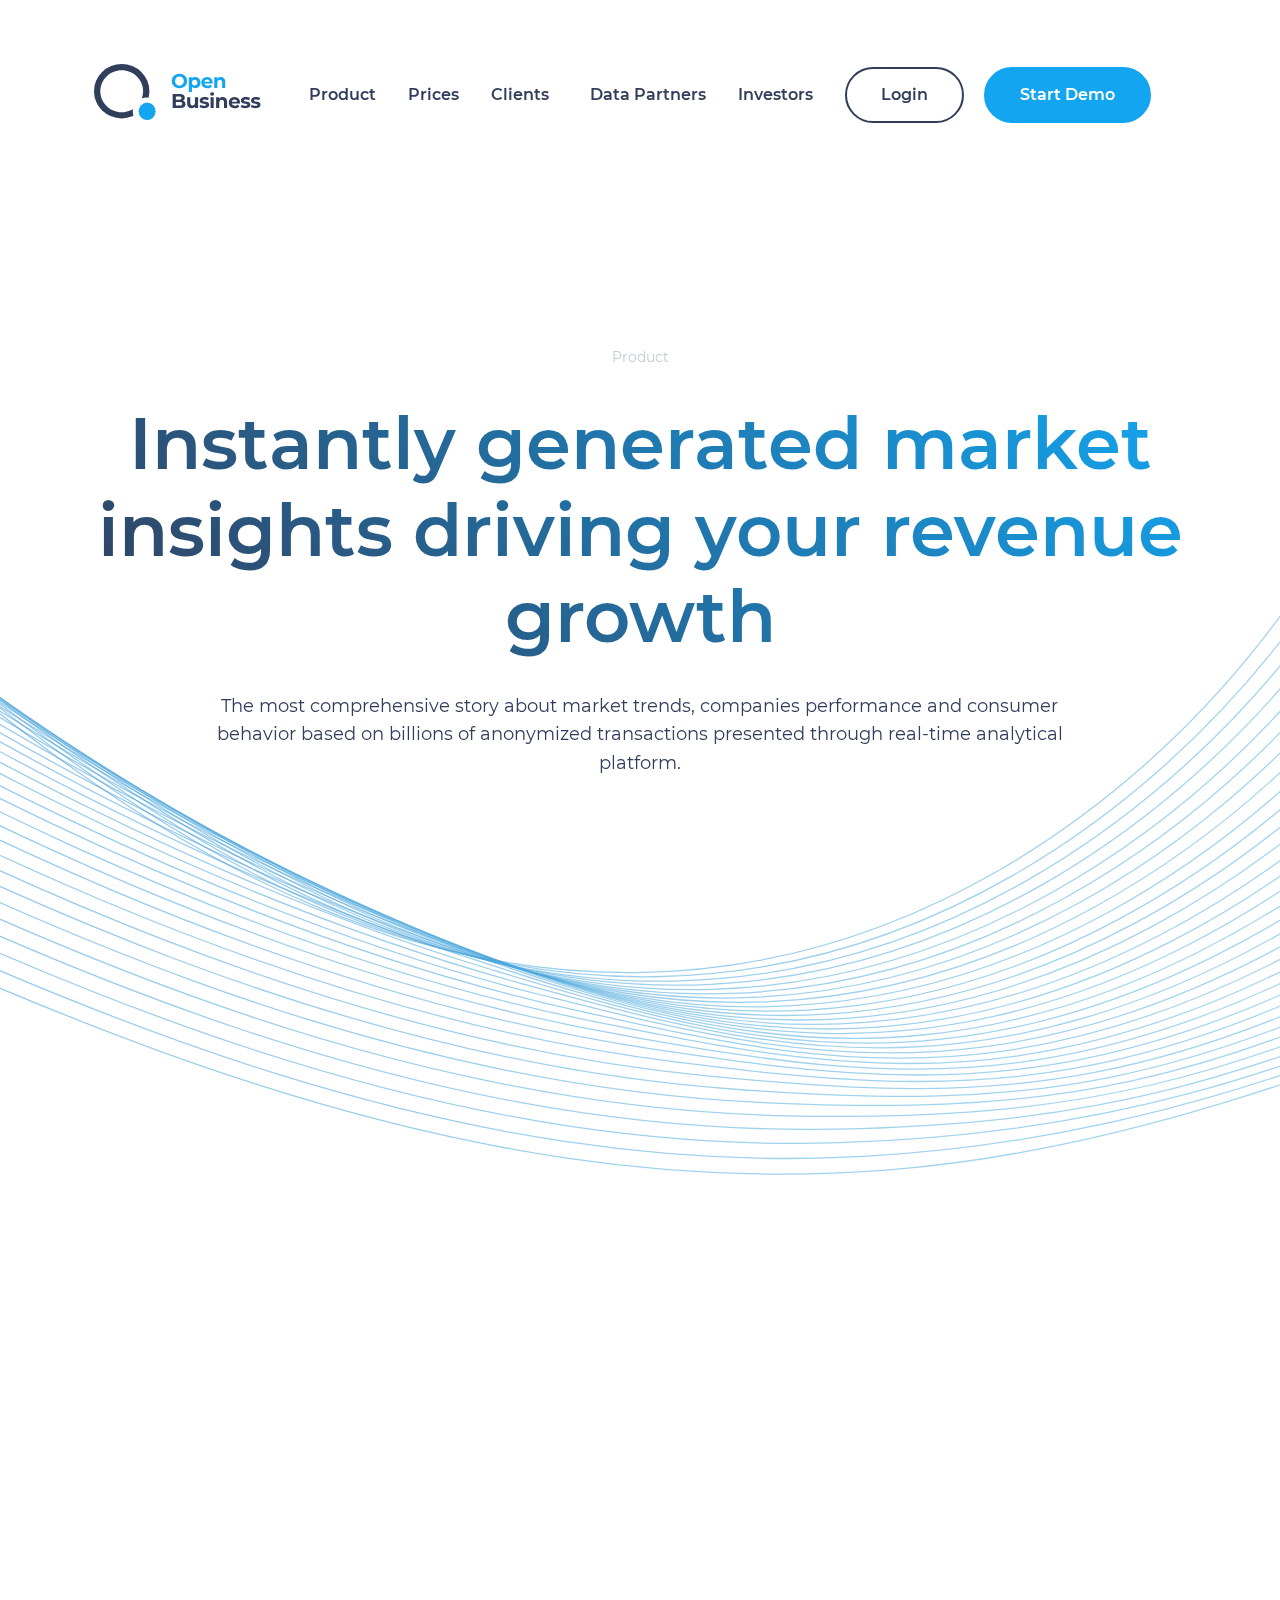
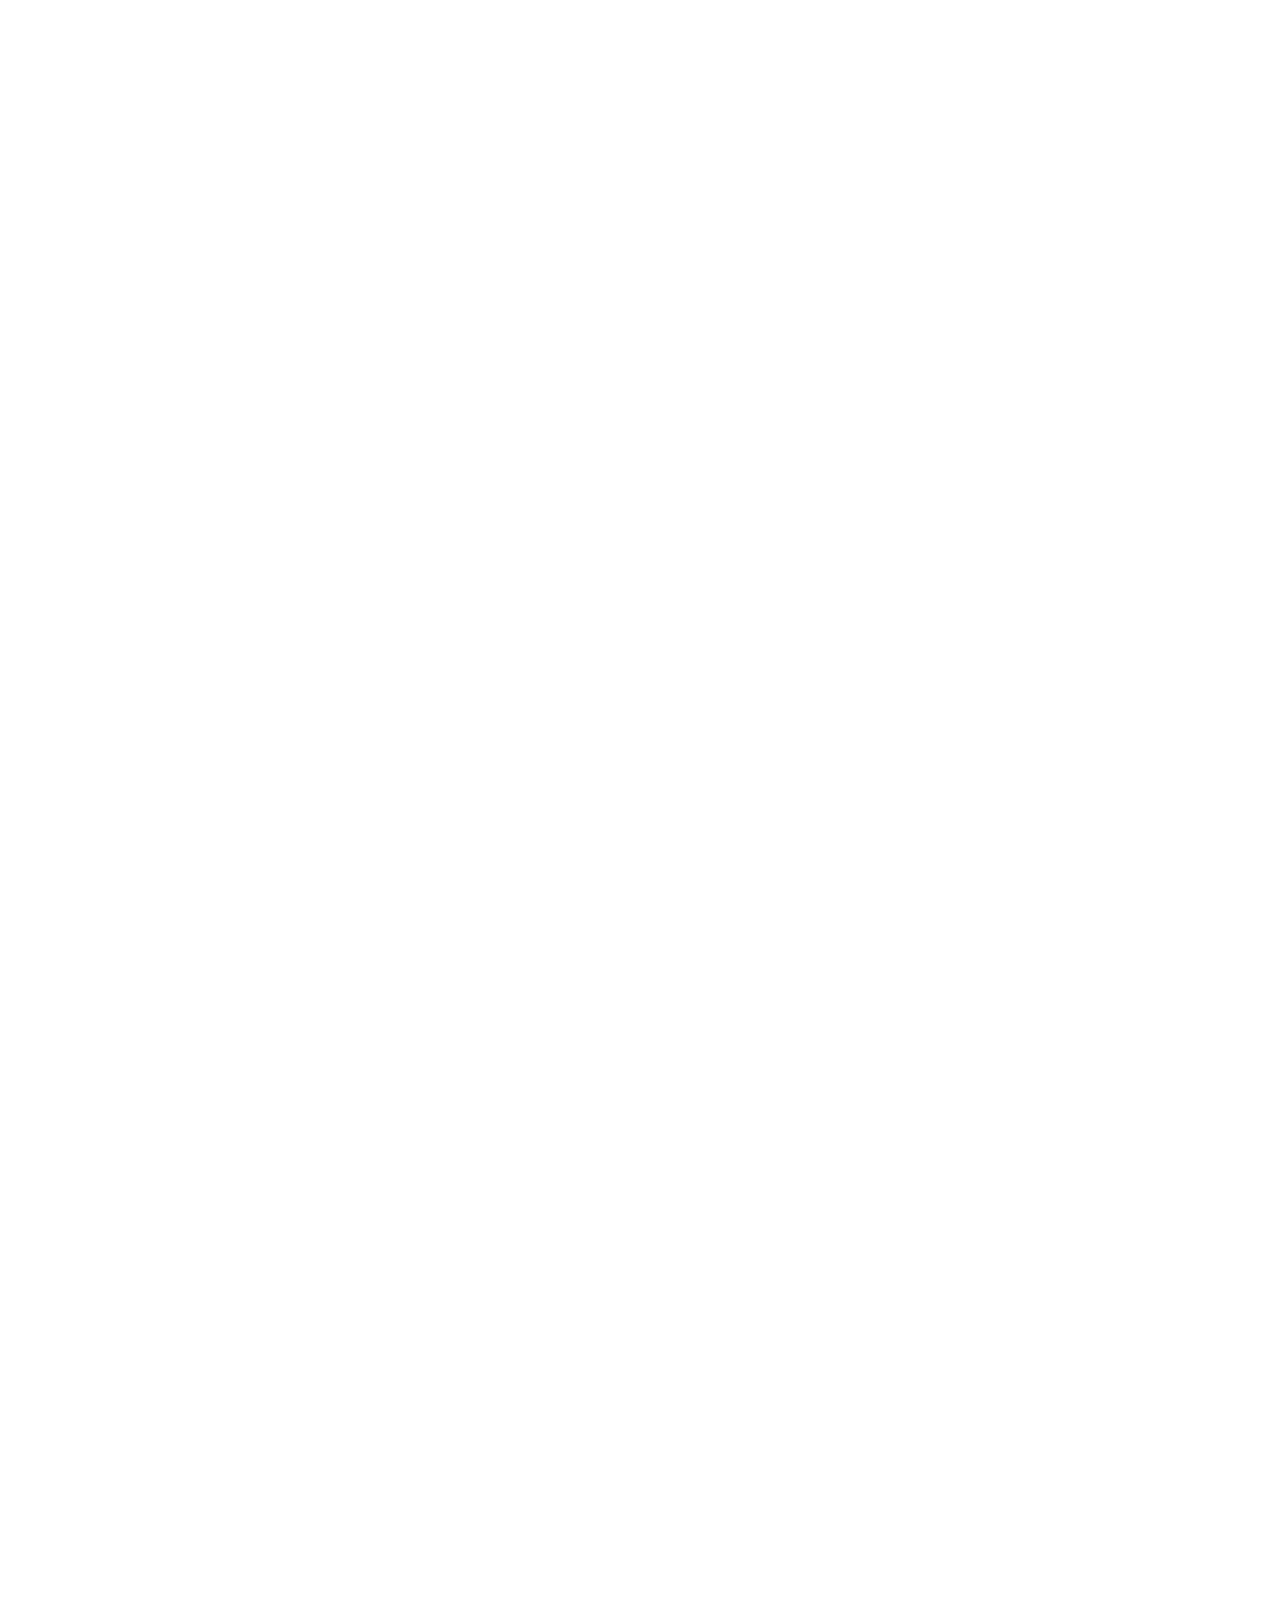
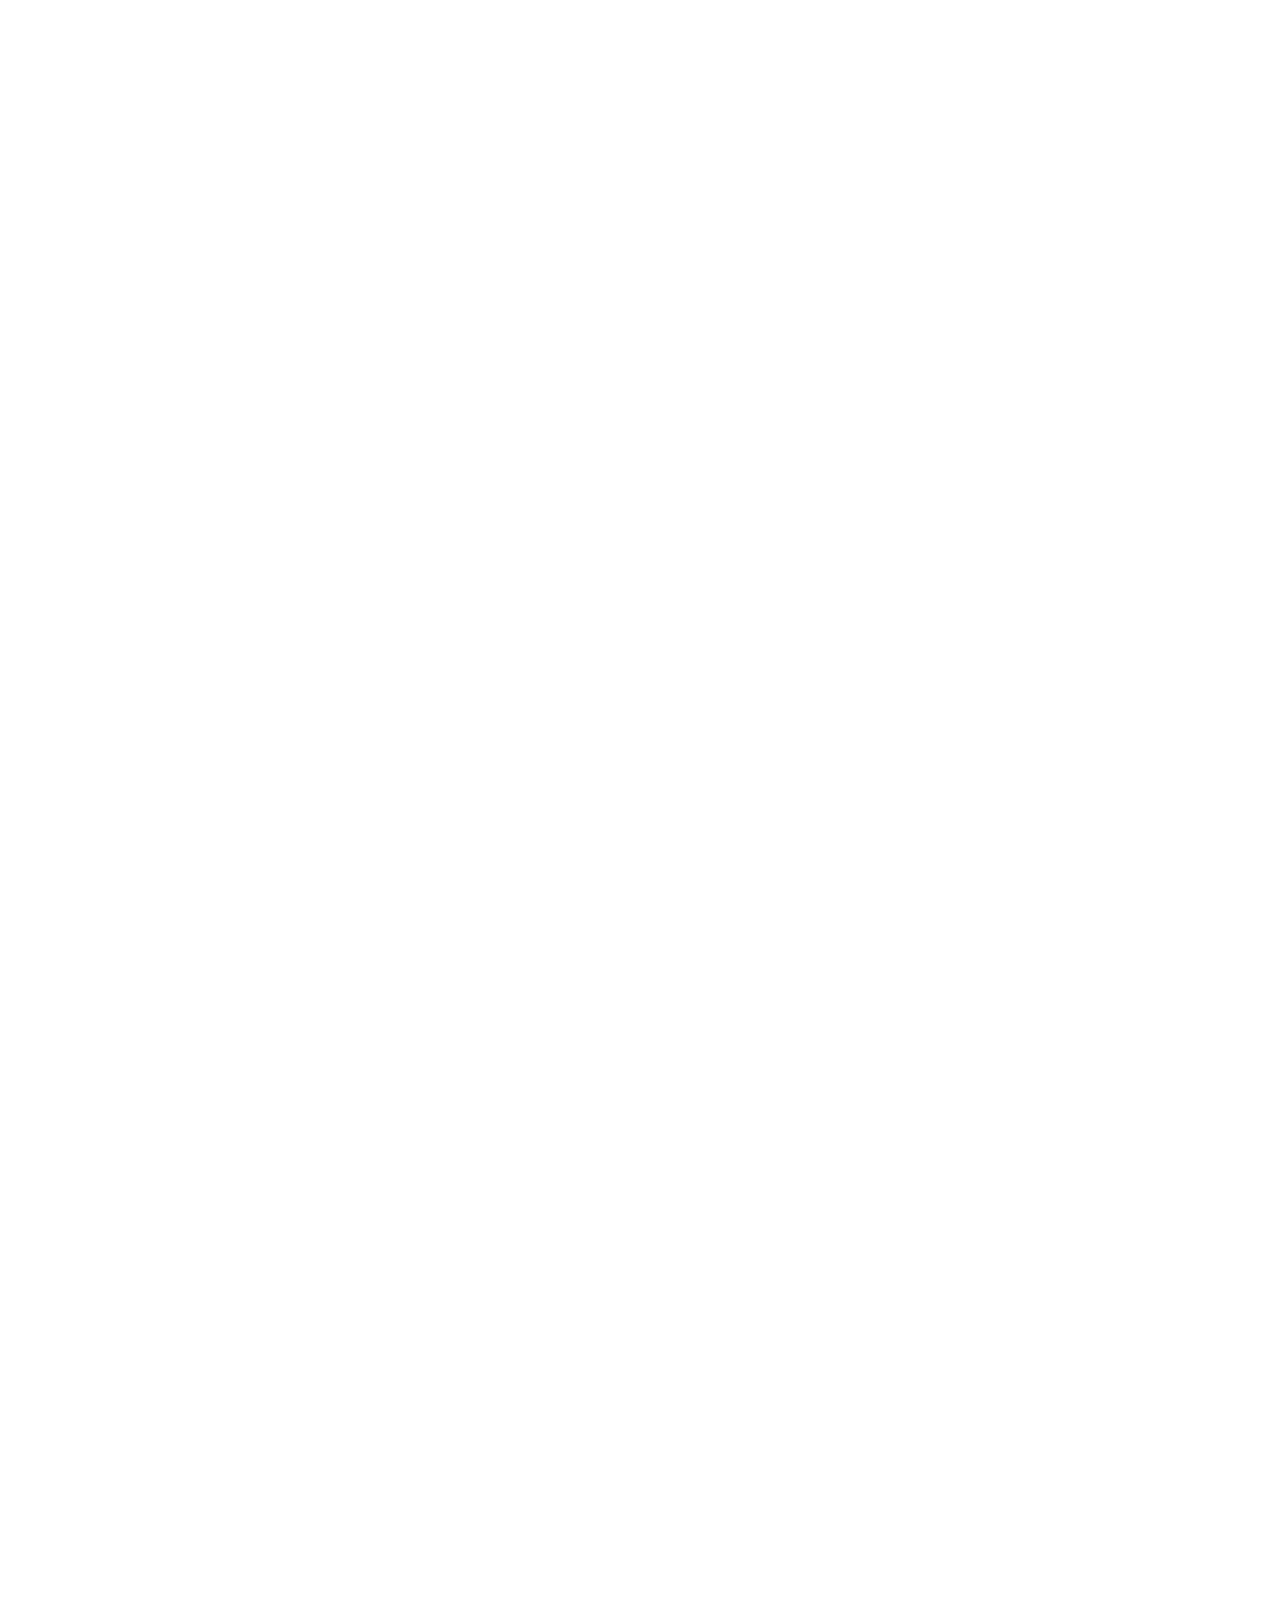
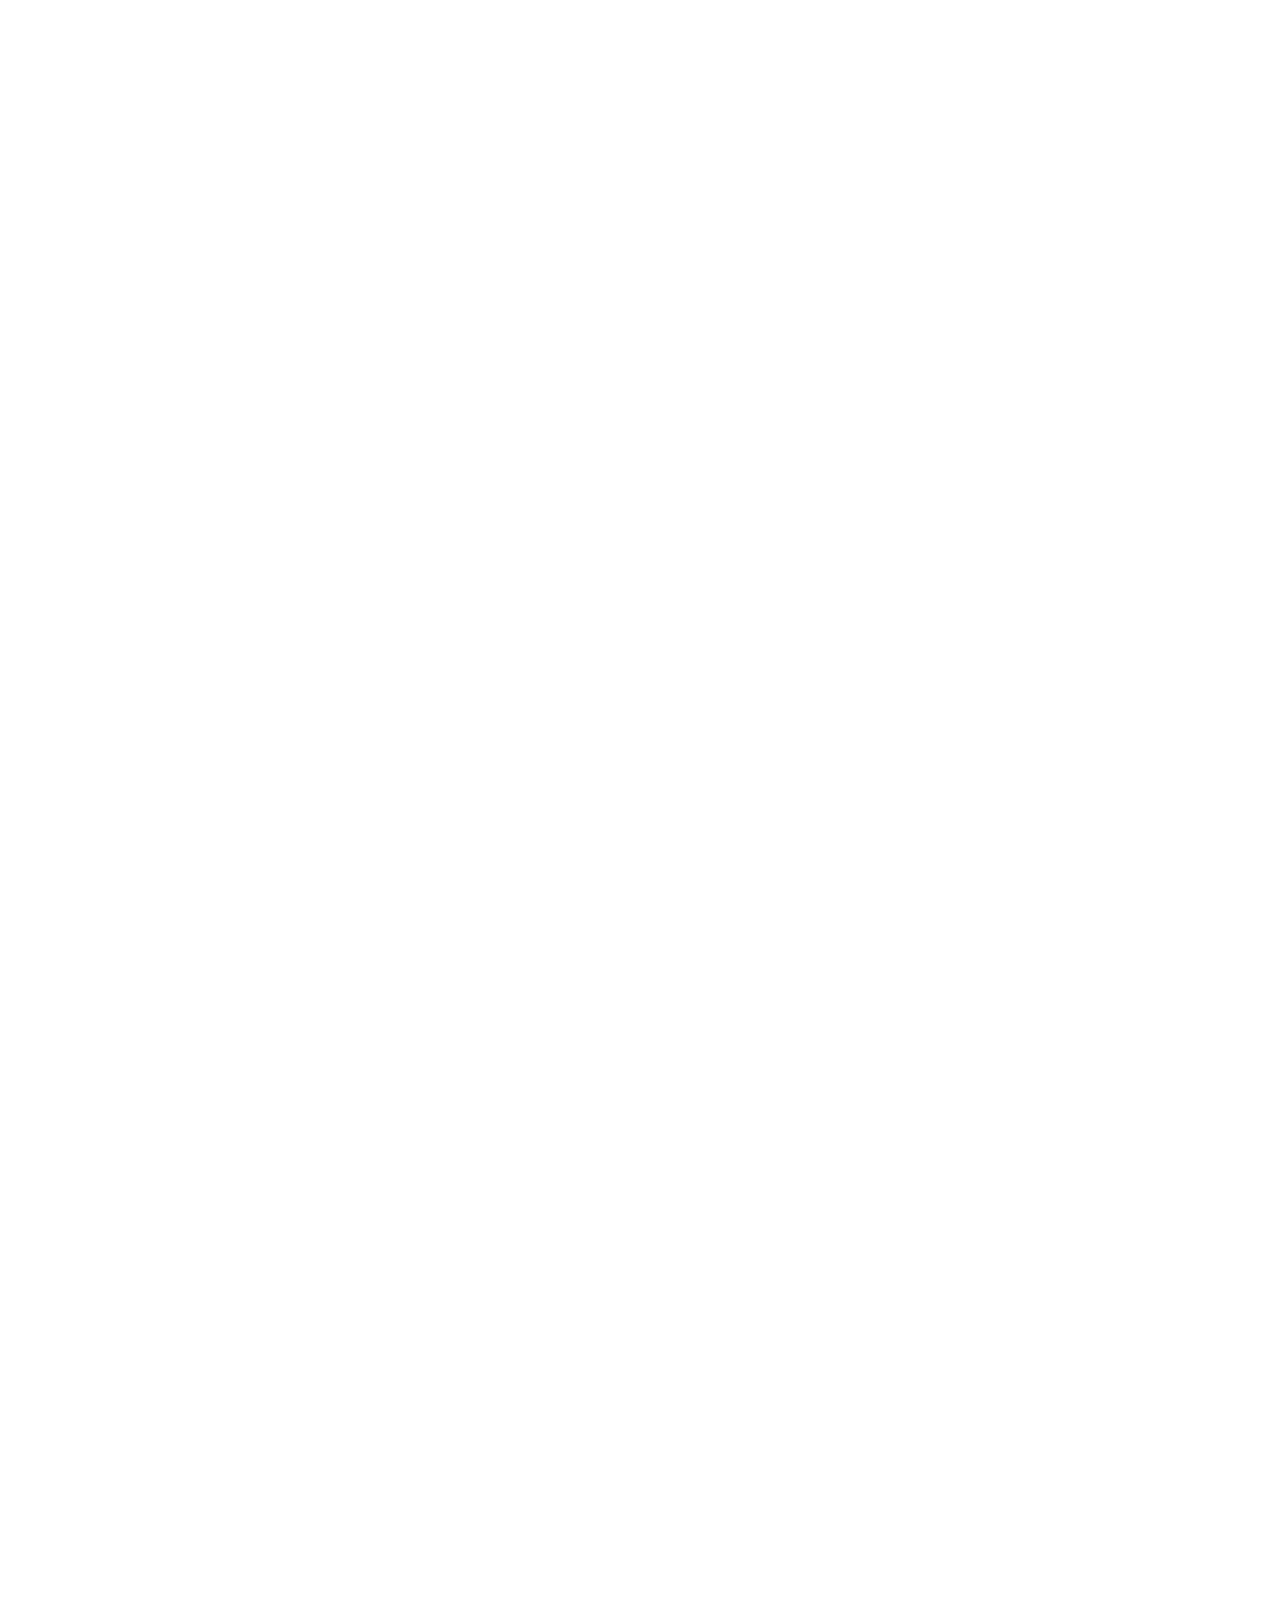
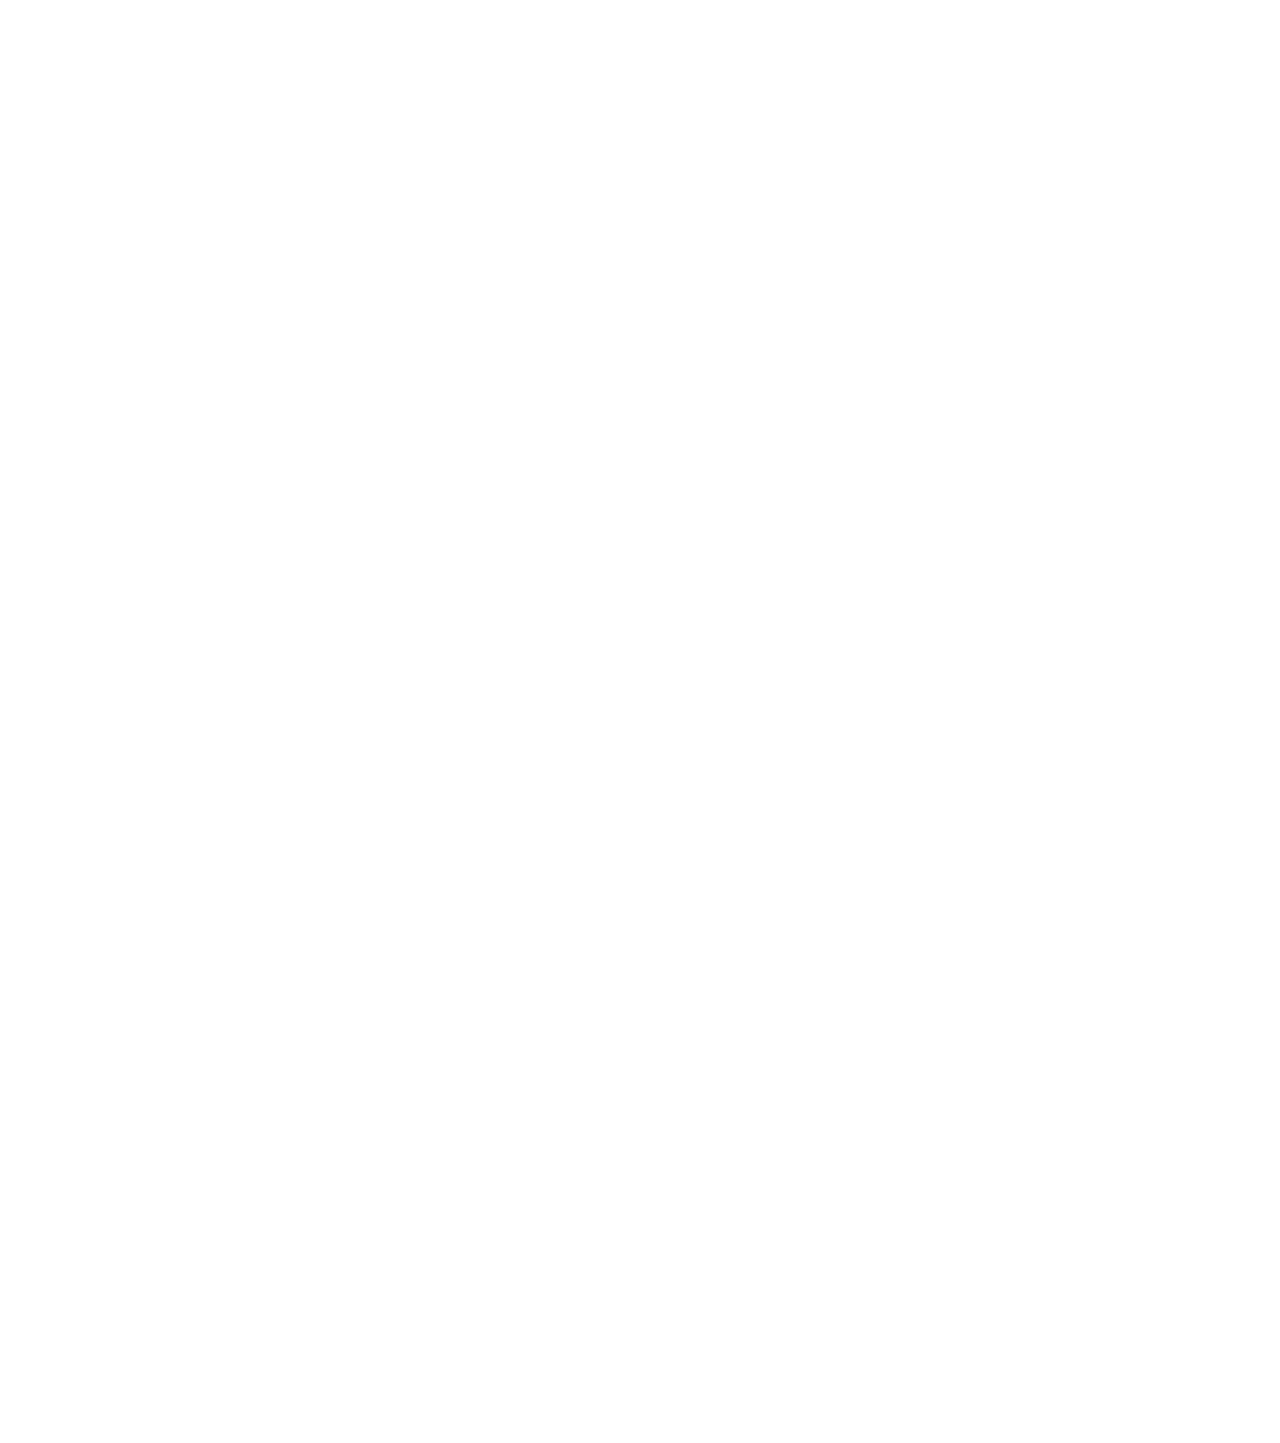
<file: product.html>
<!DOCTYPE html>
<html lang="en">
<head>
    <meta charset="UTF-8">
    <meta content="width=device-width, initial-scale=1.0" name="viewport">
    <meta content="" name="description">
    <meta content="" name="keywords">
    <link rel="apple-touch-icon" sizes="180x180" href="apple-touch-icon.png">
    <link rel="icon" type="image/png" sizes="32x32" href="favicon-32x32.png">
    <link rel="icon" type="image/png" sizes="16x16" href="favicon-16x16.png">
    <link rel="manifest" href="site.webmanifest">
    <link href="css/libs.min.css" rel="stylesheet">
    <link href="css/style.min.css" rel="stylesheet">
    <title>Product - Open Business</title>
</head>

<body>
	<header class="header mb-3 mt-lg-4 w-100 position-absolute">
    <div class="container">
        <div class="d-flex flex-wrap align-items-center navbar navbar-expand-xl">
            <a href="/" class="navbar-brand d-flex align-items-center py-0 text-dark text-decoration-none">
                <svg viewBox="0 0 167 62" fill="none" xmlns="http://www.w3.org/2000/svg">
<path d="M85.44 24.24C83.9867 24.24 82.6733 23.9267 81.5 23.3C80.34 22.6733 79.4267 21.8133 78.76 20.72C78.1067 19.6133 77.78 18.3733 77.78 17C77.78 15.6267 78.1067 14.3933 78.76 13.3C79.4267 12.1933 80.34 11.3267 81.5 10.7C82.6733 10.0733 83.9867 9.76 85.44 9.76C86.8933 9.76 88.2 10.0733 89.36 10.7C90.52 11.3267 91.4333 12.1933 92.1 13.3C92.7667 14.3933 93.1 15.6267 93.1 17C93.1 18.3733 92.7667 19.6133 92.1 20.72C91.4333 21.8133 90.52 22.6733 89.36 23.3C88.2 23.9267 86.8933 24.24 85.44 24.24ZM85.44 21.48C86.2667 21.48 87.0133 21.2933 87.68 20.92C88.3467 20.5333 88.8667 20 89.24 19.32C89.6267 18.64 89.82 17.8667 89.82 17C89.82 16.1333 89.6267 15.36 89.24 14.68C88.8667 14 88.3467 13.4733 87.68 13.1C87.0133 12.7133 86.2667 12.52 85.44 12.52C84.6133 12.52 83.8667 12.7133 83.2 13.1C82.5333 13.4733 82.0067 14 81.62 14.68C81.2467 15.36 81.06 16.1333 81.06 17C81.06 17.8667 81.2467 18.64 81.62 19.32C82.0067 20 82.5333 20.5333 83.2 20.92C83.8667 21.2933 84.6133 21.48 85.44 21.48ZM101.175 13.08C102.175 13.08 103.082 13.3133 103.895 13.78C104.722 14.2333 105.368 14.88 105.835 15.72C106.302 16.5467 106.535 17.5133 106.535 18.62C106.535 19.7267 106.302 20.7 105.835 21.54C105.368 22.3667 104.722 23.0133 103.895 23.48C103.082 23.9333 102.175 24.16 101.175 24.16C99.8017 24.16 98.7217 23.7267 97.935 22.86V27.88H94.815V13.24H97.795V14.48C98.5683 13.5467 99.695 13.08 101.175 13.08ZM100.635 21.6C101.435 21.6 102.088 21.3333 102.595 20.8C103.115 20.2533 103.375 19.5267 103.375 18.62C103.375 17.7133 103.115 16.9933 102.595 16.46C102.088 15.9133 101.435 15.64 100.635 15.64C99.835 15.64 99.175 15.9133 98.655 16.46C98.1483 16.9933 97.895 17.7133 97.895 18.62C97.895 19.5267 98.1483 20.2533 98.655 20.8C99.175 21.3333 99.835 21.6 100.635 21.6ZM118.664 18.66C118.664 18.7 118.644 18.98 118.604 19.5H110.464C110.61 20.1667 110.957 20.6933 111.504 21.08C112.05 21.4667 112.73 21.66 113.544 21.66C114.104 21.66 114.597 21.58 115.024 21.42C115.464 21.2467 115.87 20.98 116.244 20.62L117.904 22.42C116.89 23.58 115.41 24.16 113.464 24.16C112.25 24.16 111.177 23.9267 110.244 23.46C109.31 22.98 108.59 22.32 108.084 21.48C107.577 20.64 107.324 19.6867 107.324 18.62C107.324 17.5667 107.57 16.62 108.064 15.78C108.57 14.9267 109.257 14.2667 110.124 13.8C111.004 13.32 111.984 13.08 113.064 13.08C114.117 13.08 115.07 13.3067 115.924 13.76C116.777 14.2133 117.444 14.8667 117.924 15.72C118.417 16.56 118.664 17.54 118.664 18.66ZM113.084 15.44C112.377 15.44 111.784 15.64 111.304 16.04C110.824 16.44 110.53 16.9867 110.424 17.68H115.724C115.617 17 115.324 16.46 114.844 16.06C114.364 15.6467 113.777 15.44 113.084 15.44ZM126.781 13.08C128.114 13.08 129.187 13.48 130.001 14.28C130.827 15.08 131.241 16.2667 131.241 17.84V24H128.121V18.32C128.121 17.4667 127.934 16.8333 127.561 16.42C127.187 15.9933 126.647 15.78 125.941 15.78C125.154 15.78 124.527 16.0267 124.061 16.52C123.594 17 123.361 17.72 123.361 18.68V24H120.241V13.24H123.221V14.5C123.634 14.0467 124.147 13.7 124.761 13.46C125.374 13.2067 126.047 13.08 126.781 13.08Z" fill="#13A5EF"/>
<path d="M88.94 36.72C89.74 36.9733 90.3667 37.4 90.82 38C91.2733 38.5867 91.5 39.3133 91.5 40.18C91.5 41.4067 91.02 42.3533 90.06 43.02C89.1133 43.6733 87.7267 44 85.9 44H78.66V30H85.5C87.2067 30 88.5133 30.3267 89.42 30.98C90.34 31.6333 90.8 32.52 90.8 33.64C90.8 34.32 90.6333 34.9267 90.3 35.46C89.98 35.9933 89.5267 36.4133 88.94 36.72ZM81.88 32.44V35.74H85.1C85.9 35.74 86.5067 35.6 86.92 35.32C87.3333 35.04 87.54 34.6267 87.54 34.08C87.54 33.5333 87.3333 33.1267 86.92 32.86C86.5067 32.58 85.9 32.44 85.1 32.44H81.88ZM85.66 41.56C86.5133 41.56 87.1533 41.42 87.58 41.14C88.02 40.86 88.24 40.4267 88.24 39.84C88.24 38.68 87.38 38.1 85.66 38.1H81.88V41.56H85.66ZM104.073 33.24V44H101.113V42.72C100.7 43.1867 100.206 43.5467 99.633 43.8C99.0596 44.04 98.4396 44.16 97.773 44.16C96.3596 44.16 95.2396 43.7533 94.413 42.94C93.5863 42.1267 93.173 40.92 93.173 39.32V33.24H96.293V38.86C96.293 40.5933 97.0196 41.46 98.473 41.46C99.2196 41.46 99.8196 41.22 100.273 40.74C100.726 40.2467 100.953 39.52 100.953 38.56V33.24H104.073ZM110.083 44.16C109.19 44.16 108.317 44.0533 107.463 43.84C106.61 43.6133 105.93 43.3333 105.423 43L106.463 40.76C106.943 41.0667 107.523 41.32 108.203 41.52C108.883 41.7067 109.55 41.8 110.203 41.8C111.523 41.8 112.183 41.4733 112.183 40.82C112.183 40.5133 112.003 40.2933 111.643 40.16C111.283 40.0267 110.73 39.9133 109.983 39.82C109.103 39.6867 108.377 39.5333 107.803 39.36C107.23 39.1867 106.73 38.88 106.303 38.44C105.89 38 105.683 37.3733 105.683 36.56C105.683 35.88 105.877 35.28 106.263 34.76C106.663 34.2267 107.237 33.8133 107.983 33.52C108.743 33.2267 109.637 33.08 110.663 33.08C111.423 33.08 112.177 33.1667 112.923 33.34C113.683 33.5 114.31 33.7267 114.803 34.02L113.763 36.24C112.817 35.7067 111.783 35.44 110.663 35.44C109.997 35.44 109.497 35.5333 109.163 35.72C108.83 35.9067 108.663 36.1467 108.663 36.44C108.663 36.7733 108.843 37.0067 109.203 37.14C109.563 37.2733 110.137 37.4 110.923 37.52C111.803 37.6667 112.523 37.8267 113.083 38C113.643 38.16 114.13 38.46 114.543 38.9C114.957 39.34 115.163 39.9533 115.163 40.74C115.163 41.4067 114.963 42 114.563 42.52C114.163 43.04 113.577 43.4467 112.803 43.74C112.043 44.02 111.137 44.16 110.083 44.16ZM116.588 33.24H119.708V44H116.588V33.24ZM118.148 31.74C117.575 31.74 117.108 31.5733 116.748 31.24C116.388 30.9067 116.208 30.4933 116.208 30C116.208 29.5067 116.388 29.0933 116.748 28.76C117.108 28.4267 117.575 28.26 118.148 28.26C118.722 28.26 119.188 28.42 119.548 28.74C119.908 29.06 120.088 29.46 120.088 29.94C120.088 30.46 119.908 30.8933 119.548 31.24C119.188 31.5733 118.722 31.74 118.148 31.74ZM128.644 33.08C129.977 33.08 131.051 33.48 131.864 34.28C132.691 35.08 133.104 36.2667 133.104 37.84V44H129.984V38.32C129.984 37.4667 129.797 36.8333 129.424 36.42C129.051 35.9933 128.511 35.78 127.804 35.78C127.017 35.78 126.391 36.0267 125.924 36.52C125.457 37 125.224 37.72 125.224 38.68V44H122.104V33.24H125.084V34.5C125.497 34.0467 126.011 33.7 126.624 33.46C127.237 33.2067 127.911 33.08 128.644 33.08ZM146.089 38.66C146.089 38.7 146.069 38.98 146.029 39.5H137.889C138.036 40.1667 138.383 40.6933 138.929 41.08C139.476 41.4667 140.156 41.66 140.969 41.66C141.529 41.66 142.023 41.58 142.449 41.42C142.889 41.2467 143.296 40.98 143.669 40.62L145.329 42.42C144.316 43.58 142.836 44.16 140.889 44.16C139.676 44.16 138.603 43.9267 137.669 43.46C136.736 42.98 136.016 42.32 135.509 41.48C135.003 40.64 134.749 39.6867 134.749 38.62C134.749 37.5667 134.996 36.62 135.489 35.78C135.996 34.9267 136.683 34.2667 137.549 33.8C138.429 33.32 139.409 33.08 140.489 33.08C141.543 33.08 142.496 33.3067 143.349 33.76C144.203 34.2133 144.869 34.8667 145.349 35.72C145.843 36.56 146.089 37.54 146.089 38.66ZM140.509 35.44C139.803 35.44 139.209 35.64 138.729 36.04C138.249 36.44 137.956 36.9867 137.849 37.68H143.149C143.043 37 142.749 36.46 142.269 36.06C141.789 35.6467 141.203 35.44 140.509 35.44ZM151.287 44.16C150.393 44.16 149.52 44.0533 148.667 43.84C147.813 43.6133 147.133 43.3333 146.627 43L147.667 40.76C148.147 41.0667 148.727 41.32 149.407 41.52C150.087 41.7067 150.753 41.8 151.407 41.8C152.727 41.8 153.387 41.4733 153.387 40.82C153.387 40.5133 153.207 40.2933 152.847 40.16C152.487 40.0267 151.933 39.9133 151.187 39.82C150.307 39.6867 149.58 39.5333 149.007 39.36C148.433 39.1867 147.933 38.88 147.507 38.44C147.093 38 146.887 37.3733 146.887 36.56C146.887 35.88 147.08 35.28 147.467 34.76C147.867 34.2267 148.44 33.8133 149.187 33.52C149.947 33.2267 150.84 33.08 151.867 33.08C152.627 33.08 153.38 33.1667 154.127 33.34C154.887 33.5 155.513 33.7267 156.007 34.02L154.967 36.24C154.02 35.7067 152.987 35.44 151.867 35.44C151.2 35.44 150.7 35.5333 150.367 35.72C150.033 35.9067 149.867 36.1467 149.867 36.44C149.867 36.7733 150.047 37.0067 150.407 37.14C150.767 37.2733 151.34 37.4 152.127 37.52C153.007 37.6667 153.727 37.8267 154.287 38C154.847 38.16 155.333 38.46 155.747 38.9C156.16 39.34 156.367 39.9533 156.367 40.74C156.367 41.4067 156.167 42 155.767 42.52C155.367 43.04 154.78 43.4467 154.007 43.74C153.247 44.02 152.34 44.16 151.287 44.16ZM161.412 44.16C160.518 44.16 159.645 44.0533 158.792 43.84C157.938 43.6133 157.258 43.3333 156.752 43L157.792 40.76C158.272 41.0667 158.852 41.32 159.532 41.52C160.212 41.7067 160.878 41.8 161.532 41.8C162.852 41.8 163.512 41.4733 163.512 40.82C163.512 40.5133 163.332 40.2933 162.972 40.16C162.612 40.0267 162.058 39.9133 161.312 39.82C160.432 39.6867 159.705 39.5333 159.132 39.36C158.558 39.1867 158.058 38.88 157.632 38.44C157.218 38 157.012 37.3733 157.012 36.56C157.012 35.88 157.205 35.28 157.592 34.76C157.992 34.2267 158.565 33.8133 159.312 33.52C160.072 33.2267 160.965 33.08 161.992 33.08C162.752 33.08 163.505 33.1667 164.252 33.34C165.012 33.5 165.638 33.7267 166.132 34.02L165.092 36.24C164.145 35.7067 163.112 35.44 161.992 35.44C161.325 35.44 160.825 35.5333 160.492 35.72C160.158 35.9067 159.992 36.1467 159.992 36.44C159.992 36.7733 160.172 37.0067 160.532 37.14C160.892 37.2733 161.465 37.4 162.252 37.52C163.132 37.6667 163.852 37.8267 164.412 38C164.972 38.16 165.458 38.46 165.872 38.9C166.285 39.34 166.492 39.9533 166.492 40.74C166.492 41.4067 166.292 42 165.892 42.52C165.492 43.04 164.905 43.4467 164.132 43.74C163.372 44.02 162.465 44.16 161.412 44.16Z" fill="#313E5B"/>
<ellipse cx="27.6986" cy="27.2222" rx="27.6986" ry="27.2222" fill="#313E5B"/>
<path d="M49.0662 27.2221C49.0662 38.8201 39.4996 48.2221 27.6987 48.2221C15.8977 48.2221 6.33118 38.8201 6.33118 27.2221C6.33118 15.6242 15.8977 6.22214 27.6987 6.22214C39.4996 6.22214 49.0662 15.6242 49.0662 27.2221Z" fill="white"/>
<path d="M67.2681 47.4444C67.2681 55.1763 60.8904 61.4444 53.0231 61.4444C45.1558 61.4444 38.7781 55.1763 38.7781 47.4444C38.7781 39.7124 45.1558 33.4444 53.0231 33.4444C60.8904 33.4444 67.2681 39.7124 67.2681 47.4444Z" fill="white"/>
<ellipse cx="53.13" cy="47.2973" rx="8.47" ry="8.7027" fill="#13A5EF"/>
</svg>

            </a>

            <button class="btn btn-primary navbar-toggler" type="button" data-bs-toggle="offcanvas" data-bs-target="#offcanvas" aria-controls="offcanvas" aria-label="Toggle navigation"></button>

            <div class="offcanvas offcanvas-start <!--active show-->" tabindex="-1" id="offcanvas" aria-labelledby="offcanvasLabel">
                <button type="button" class="btn-close btn-close-white text-reset position-absolute end-0 top-0 mt-2 me-n4" data-bs-dismiss="offcanvas" aria-label="Close"></button>

                <div class="nav-mobile offcanvas-body d-flex align-items-xl-center flex-xl-row flex-column justify-content-between align-items-stretch pb-5 pb-xl-0">
                    <ul class="nav nav-bb col-12 col-lg mb-2 justify-content-start mb-md-0 ms-xl-2 flex-column flex-xl-row">
                        <li class="mx-lg-2 d-xl-none"><a href="/" class="nav-link px-0">Home</a></li>
                        <li class="mx-lg-2"><a href="product.html" class="nav-link px-0">Product</a></li>
                        <li class="mx-lg-2"><a href="prices.html" class="nav-link px-0">Prices</a></li>
                        <li class="mx-lg-2 me-lg-auto"><a href="clients.html" class="nav-link px-0">Clients</a></li>
                        <li class="mx-lg-2 d-sm-none"><a href="about-us.html" class="nav-link px-0">About Us</a></li>
                        <li class="mx-lg-2"><a href="data-partners.html" class="nav-link px-0">Data Partners</a></li>
                        <li class="mx-lg-2"><a href="investors.html" class="nav-link px-0">Investors</a></li>
                    </ul>

                    <div class="ms-lg-2 d-none d-xl-block">
<!--                        <a href="#modalForm" data-bs-toggle="modal" role="button" class="btn btn-outline-secondary rounded-pill me-2">Login</a>-->
                        <a href="https://my.openb24.com/auth/login" class="btn btn-outline-secondary rounded-pill me-2">Login</a>
                        <a href="#modalForm" class="btn btn-primary rounded-pill" data-bs-toggle="modal" role="button">Start Demo</a>
                    </div>

                    <ul class="nav-mobile__login nav col-12 col-xl justify-content-start flex-column d-xl-none">
                        <li><a href="https://my.openb24.com/auth/login" class="nav-link px-0"><svg class="icon icon-sprite--man me-2">
  <use xlink:href="img/sprite.svg#sprite--man" />
</svg>Login</a></li>
                        <li><a href="#modalSuccess" data-bs-toggle="modal" role="button" class="nav-link px-0"><svg class="icon icon-sprite--zap me-2">
  <use xlink:href="img/sprite.svg#sprite--zap" />
</svg>Start Demo</a></li>
                    </ul>

                    <div class="nav-mobile__bottom d-flex d-xl-none position-absolute bottom-0 start-0 end-0 text-center border-top">
                        <a href="" class="col d-flex justify-content-center align-items-center"><svg class="icon icon-sprite--phone">
  <use xlink:href="img/sprite.svg#sprite--phone" />
</svg></a>
                        <a href="" class="col d-flex justify-content-center align-items-center"><svg class="icon icon-sprite--telegram">
  <use xlink:href="img/sprite.svg#sprite--telegram" />
</svg></a>
                        <a href="" class="col d-flex justify-content-center align-items-center"><svg class="icon icon-sprite--whatsapp">
  <use xlink:href="img/sprite.svg#sprite--whatsapp" />
</svg></a>
                        <a href="" class="col d-flex justify-content-center align-items-center"><svg class="icon icon-sprite--mail">
  <use xlink:href="img/sprite.svg#sprite--mail" />
</svg>
                        </a>
                    </div>
                </div>
            </div>

        </div>
    </div>
</header>
<main class="main bg1 fullpage" data-aos="zoom-out-up">
    <div class="container pb-3 pb-lg-6">
        <div class="main__content d-flex flex-column justify-content-center align-items-start align-items-lg-center text-lg-center">
            
            <span class="small text-muted mb-2 mb-lg-3" data-aos="fade-up">Product</span>
            
            <h1 class="color-gradient" data-aos="fade-up" data-aos-delay="100">Instantly generated market insights driving your revenue growth</h1>
            <div class="col-lg-10 col-auto description mt-1 mt-lg-2" data-aos="fade-up" data-aos-delay="400"><p>The most comprehensive story about market trends, companies performance and consumer behavior based on billions of anonymized transactions presented through real-time analytical platform.</p></div>
            
        </div>
    </div>
</main>

	<section class="py-3 py-lg-6" data-aos="fade-up">
		<div class="container">
			<div class="row align-items-center">
				<div class="col-12 col-lg-6 align-self-baseline pe-lg-4" data-aos="fade-right">
					<picture class="d-flex justify-content-center align-items-center image-tilt">
    <source srcset="img/product1.webp" type="image/webp">
    <img class="img-fluid img-drop-shadow" src="img/product1.png" alt="product1">
</picture>
				</div>
				<div class="col-12 col-lg-6 mt-6 mt-lg-0" data-aos="fade-left">
					<div class="small text-secondary text-opacity-25 mb-2">Platform</div>
					<h3 data-aos="fade-up" data-aos-delay="300">Narrative analytics for effective decision-making in an intuitive interface</h3>
					<div class="description pt-1 pt-lg-2" data-aos="fade-up" data-aos-delay="600">
						<ul class="list-tick">
							<li class="mb-2 pb-1">More than 20 metrics for market study, competitive intelligence, growth strategy and consumer behavior analysis</li>
							<li class="mb-2 pb-1">Excellent quality companies’ performance prediction (up to 10% error)</li>
							<li class="mb-2 pb-1">Point of sale, brand, region or country references</li>
							<li class="mb-2 pb-1">24/7 updates</li>
						</ul>
					</div>
				</div>
			</div>
		</div>
	</section>

	<div class="bg4 position-absolute w-100 mt-6 d-none d-sm-block" style="z-index: -1" data-aos="zoom-out-right"></div>

	<section class="py-3 py-lg-6" data-aos="fade-up">
		<div class="container text-lg-center">
			<h2 class="text-lg-center color-gradient mb-8 mb-lg-3">Analytical platform that lets you look inside thousands of companies and brands</h2>

			<div class="row justify-content-xl-center" data-aos="fade-up" data-aos-delay="300">
				<div class="col-xl-10">
					<div class="description">
						<p>We give smart tools to unlock key business metrics, analyse trends in real time, evaluate uncertainty pressure on companies:</p>
					</div>
				</div>
			</div>

		</div>
	</section>


	<section class="py-3 py-lg-6" data-aos="fade-up">
		<div class="container">
			<div class="row align-items-center">
				<div class="col-12 col-lg-6 mt-6 mt-lg-0" data-aos="fade-right">
					<h3>Sales volume</h3>
					<div class="description pt-1 pt-lg-2">
						<p>A set of metrics that allows to determine the true position of a business with regard  to its competitors through key sales indicators.</p>
					</div>
					<a href="prices.html" class="btn btn-outline-primary rounded-pill mt-1 mt-lg-3 d-block d-lg-inline-block">Learn about pricing</a>
				</div>
				<div class="col-12 col-lg-6 order-first order-lg-0 ps-lg-4" data-aos="fade-left">
					<picture class="d-flex justify-content-center align-items-center image-tilt">
    <source srcset="img/sales-volume.webp" type="image/webp">
    <img class="img-fluid img-drop-shadow" src="img/sales-volume.png" alt="sales-volume">
</picture>
				</div>
			</div>
		</div>
	</section>

	<section class="py-3 py-lg-6" data-aos="fade-up">
		<div class="container">
			<div class="row pt-1 pt-lg-3 gy-1">
				<div class="col-lg-4">
					<div class="hover-block rounded border border-1 py-3 px-8 p-lg-3">
						<div class="hover-block__icon mb-2"><svg class="icon-sprite--growth-graph">
  <use xlink:href="img/sprite.svg#sprite--growth-graph" />
</svg></div>
						<div class="h4 fw-bold mb-2 mb-lg-3">Potential sales volume</div>
						<div class="mb-n2"><p>An indicator that directly reflects the success of a particular  POS or brand as a whole.</p></div>
					</div>
				</div>
				<div class="col-lg-4">
					<div class="hover-block rounded border border-1 py-3 px-8 p-lg-3">
						<div class="hover-block__icon mb-2"><svg class="icon-sprite--user-tick">
  <use xlink:href="img/sprite.svg#sprite--user-tick" />
</svg></div>
						<div class="h4 fw-bold mb-2 mb-lg-3">Number of  unique customers <br>(DAY, WAU, MAU)</div>
						<div class="mb-n2"><p>This metric will help you estimate how many unique customers the company has and how often they make purchases per day, week and month.</p></div>
					</div>
				</div>
				<div class="col-lg-4">
					<div class="hover-block rounded border border-1 py-3 px-8 p-lg-3">
						<div class="hover-block__icon mb-2"><svg class="icon-sprite--card">
  <use xlink:href="img/sprite.svg#sprite--card" />
</svg></div>
						<div class="h4 fw-bold mb-2 mb-lg-3">Number of transactions</div>
						<div class="mb-n2"><p>The total number of purchases, in other words, the demand that buyers have for goods or services at a particular point of sale.</p></div>
					</div>
				</div>
			</div>
		</div>
	</section>

	<section class="py-3 py-lg-6" data-aos="fade-up">
		<div class="container">
			<div class="row align-items-center">
				<div class="col-12 col-lg-6 align-self-baseline pe-lg-4" data-aos="fade-right">
					<picture class="d-flex justify-content-center align-items-center image-tilt">
    <source srcset="img/average-check.webp" type="image/webp">
    <img class="img-fluid img-drop-shadow" src="img/average-check.png" alt="average-check">
</picture>
				</div>
				<div class="col-12 col-lg-6 mt-6 mt-lg-0" data-aos="fade-left">
					<h3>Sales Efficiency</h3>
					<div class="description pt-1 pt-lg-2">
						<p>A set of metrics that allows you to evaluate the effectiveness of marketing in comparison with competitors by such indicators as average check, customer retention and LTV.</p>
					</div>
					<a href="prices.html" class="btn btn-outline-primary rounded-pill mt-1 mt-lg-3 d-block d-lg-inline-block">Learn about pricing</a>
				</div>

			</div>
		</div>
	</section>

	<section class="py-3 py-lg-6" data-aos="fade-up">
		<div class="container">
			<div class="row pt-1 pt-lg-3 gy-1 gy-lg-3">
				<div class="col-lg-6">
					<div class="hover-block rounded border border-1 py-3 px-8 p-lg-3">
						<div class="hover-block__icon mb-2 pb-lg-1"><svg class="icon-sprite--bill">
  <use xlink:href="img/sprite.svg#sprite--bill" />
</svg></div>
						<div class="h4 fw-bold mb-2">The average check</div>
						<div class="mb-n2"><p>The size of the average сheck reflects consumers' satisfaction and their willingness to part with money at certain stores.</p></div>
					</div>
				</div>
				<div class="col-lg-6">
					<div class="hover-block rounded border border-1 py-3 px-8 p-lg-3">
						<div class="hover-block__icon mb-2"><svg class="icon-sprite--people">
  <use xlink:href="img/sprite.svg#sprite--people" />
</svg></div>
						<div class="h4 fw-bold mb-2 mb-lg-3">Customer retention</div>
						<div class="mb-n2"><p>Customer retention refers to the ability of a company or product to retain its customers for a certain period. High customer retention means that the company's customers tend to come back, keep buying, or otherwise not move on to another product or business.</p></div>
					</div>
				</div>
				<div class="col-lg-6">
					<div class="hover-block rounded border border-1 py-3 px-8 p-lg-3">
						<div class="hover-block__icon mb-2"><svg class="icon-sprite--bag">
  <use xlink:href="img/sprite.svg#sprite--bag" />
</svg></div>
						<div class="h4 fw-bold mb-2 mb-lg-3">LTV</div>
						<div class="mb-n2"><p>Focusing on the "Lifetime value" indicator, you will be able to estimate the average revenue that a customer will generate throughout lifespan as your customer. This 'worth' of a customer can help determine many economic decisions including marketing budget, resources, profitability and forecasting.</p></div>
					</div>
				</div>
				<div class="col-lg-6">
					<div class="hover-block rounded border border-1 py-3 px-8 p-lg-3">
						<div class="hover-block__icon mb-2"><svg class="icon-sprite--money-2">
  <use xlink:href="img/sprite.svg#sprite--money-2" />
</svg></div>
						<div class="h4 fw-bold mb-2 mb-lg-3">Revenue per customer</div>
						<div class="mb-n2"><p>This metric measures the amount of money that a company can expect to generate from an individual customer. It is an integral component of an effective marketing and financial strategy.</p></div>
					</div>
				</div>
			</div>
		</div>
	</section>

	<section class="py-3 py-lg-6" data-aos="fade-up">
		<div class="container">
			<div class="row align-items-center">
				<div class="col-12 col-lg-6 mt-6 mt-lg-0">
					<h3>Customer analysis</h3>
					<div class="description pt-1 pt-lg-2" data-aos="fade-right">
						<p>A set of metrics that provides useful insights into the payment behavior of your and your competitors' customers, their spending patterns and how often and where they shop?</p>
					</div>
					<a href="prices.html" class="btn btn-outline-primary rounded-pill mt-1 mt-lg-3 d-block d-lg-inline-block" data-aos="fade-up" data-aos-delay="600">Learn about pricing</a>
				</div>
				<div class="col-12 col-lg-6 order-first order-lg-0 pe-lg-4" data-aos="fade-left">
					<picture class="d-flex justify-content-center align-items-center image-tilt">
    <source srcset="img/customer-analysis.webp" type="image/webp">
    <img class="img-fluid img-drop-shadow" src="img/customer-analysis.png" alt="customer-analysis">
</picture>
				</div>
			</div>
		</div>
	</section>

	<section class="py-3 py-lg-6" data-aos="fade-up">
		<div class="container">
			<div class="row pt-1 pt-lg-3 gy-1 gy-lg-3">
				<div class="col-lg-4">
					<div class="hover-block rounded border border-1 py-3 px-8 p-lg-3">
						<div class="hover-block__icon mb-2"><svg class="icon-sprite--bar-graph">
  <use xlink:href="img/sprite.svg#sprite--bar-graph" />
</svg></div>
						<div class="h4 fw-bold mb-2 mb-lg-3">Consumer segmentation based on their expenses</div>
						<div class="mb-n2"><p>The indicator allows you to see the distribution of the consumers within the brand, considering the characteristics of the monthly payment cards spending. Here we use our own clustering algorithm.</p></div>
					</div>
				</div>
				<div class="col-lg-4">
					<div class="hover-block rounded border border-1 py-3 px-8 p-lg-3">
						<div class="hover-block__icon mb-2"><svg class="icon-sprite--wallet">
  <use xlink:href="img/sprite.svg#sprite--wallet" />
</svg></div>
						<div class="h4 fw-bold mb-2 mb-lg-3">Brand customer spending structure</div>
						<div class="mb-n2"><p>The metric allows you to track how much customers of different income categories spend on different categories of goods and services (supermarkets, clothing, shoes, car fuel), considering customer segmentation  based on their non-cash expenditures. Useful for marketing collaborations with other brands and for  accurate advertising targeting.</p></div>
					</div>
				</div>
				<div class="col-lg-4">
					<div class="hover-block rounded border border-1 py-3 px-8 p-lg-3">
						<div class="hover-block__icon mb-2"><svg class="icon-sprite--add-book">
  <use xlink:href="img/sprite.svg#sprite--add-book" />
</svg></div>
						<div class="h4 fw-bold mb-2 mb-lg-3">Share of wallet</div>
						<div class="mb-n2"><p>Share of wallet (SOW) is the amount an existing customer spends regularly on a particular brand rather than  buying from competing brands in the same product category.</p></div>
					</div>
				</div>
				<div class="col-lg-6">
					<div class="hover-block rounded border border-1 py-3 px-8 p-lg-3">
						<div class="hover-block__icon mb-2"><svg class="icon-sprite--sitemap">
  <use xlink:href="img/sprite.svg#sprite--sitemap" />
</svg></div>
						<div class="h4 fw-bold mb-2 mb-lg-3">Audience intersection metrics</div>
						<div class="mb-n2"><p>A set of metrics that allows you  to see your and your competitors’ audience overlap. You can understand where your customers have shopped “before” and “after” their purchases in your brand's network, track the dynamics in your and competitors’ audience overlap. It also allows you to estimate the level of potential sales within the brand or a specific store.</p></div>
					</div>
				</div><div class="col-lg-6">
					<div class="hover-block rounded border border-1 py-3 px-8 p-lg-3">
						<div class="hover-block__icon mb-2"><svg class="icon-sprite--pie-chart">
  <use xlink:href="img/sprite.svg#sprite--pie-chart" />
</svg></div>
						<div class="h4 fw-bold mb-2 mb-lg-3">Collaborations</div>
						<div class="mb-n2"><p>By monitoring consumer payment behavior particularly interesting for your brand it is easy to determine a list of concrete brands from different industries for effective marketing  collaboration to attract more potentially loyal customers.</p></div>
					</div>
				</div>
			</div>
		</div>
	</section>

	<div class="bg3" data-aos="zoom-out"></div>

	<section class="py-6" data-aos="fade-up">
		<div class="container text-lg-center">
			<h2 class="color-gradient mb-3">Test it now and be ahead</h2>
			<div class="description" data-aos="fade-up" data-aos-delay="300">
				<p>Transactional data-collaboration is a driving force of our business. We build a unique ecosystem where traditional banks or fintechs share with us billions anonymized cardholders transactions in the most safe and efficient way.</p>
			</div>
			<a href="#modalForm" data-bs-toggle="modal" role="button" class="btn btn-primary rounded-pill mt-1 mt-lg-3 d-block d-sm-inline-block" data-aos="fade-up" data-aos-delay="600">Request a Demo</a>
		</div>
	</section>

	<footer class="footer pt-6 pb-2 pb-lg-6" data-aos="fade-up">
    <div class="container">
        <div class="row">
            <div class="col-12 col-lg-6">
                <a href="/" class="logo d-flex align-items-center py-0 text-dark text-decoration-none">
                    <svg viewBox="0 0 167 62" fill="none" xmlns="http://www.w3.org/2000/svg">
<path d="M85.44 24.24C83.9867 24.24 82.6733 23.9267 81.5 23.3C80.34 22.6733 79.4267 21.8133 78.76 20.72C78.1067 19.6133 77.78 18.3733 77.78 17C77.78 15.6267 78.1067 14.3933 78.76 13.3C79.4267 12.1933 80.34 11.3267 81.5 10.7C82.6733 10.0733 83.9867 9.76 85.44 9.76C86.8933 9.76 88.2 10.0733 89.36 10.7C90.52 11.3267 91.4333 12.1933 92.1 13.3C92.7667 14.3933 93.1 15.6267 93.1 17C93.1 18.3733 92.7667 19.6133 92.1 20.72C91.4333 21.8133 90.52 22.6733 89.36 23.3C88.2 23.9267 86.8933 24.24 85.44 24.24ZM85.44 21.48C86.2667 21.48 87.0133 21.2933 87.68 20.92C88.3467 20.5333 88.8667 20 89.24 19.32C89.6267 18.64 89.82 17.8667 89.82 17C89.82 16.1333 89.6267 15.36 89.24 14.68C88.8667 14 88.3467 13.4733 87.68 13.1C87.0133 12.7133 86.2667 12.52 85.44 12.52C84.6133 12.52 83.8667 12.7133 83.2 13.1C82.5333 13.4733 82.0067 14 81.62 14.68C81.2467 15.36 81.06 16.1333 81.06 17C81.06 17.8667 81.2467 18.64 81.62 19.32C82.0067 20 82.5333 20.5333 83.2 20.92C83.8667 21.2933 84.6133 21.48 85.44 21.48ZM101.175 13.08C102.175 13.08 103.082 13.3133 103.895 13.78C104.722 14.2333 105.368 14.88 105.835 15.72C106.302 16.5467 106.535 17.5133 106.535 18.62C106.535 19.7267 106.302 20.7 105.835 21.54C105.368 22.3667 104.722 23.0133 103.895 23.48C103.082 23.9333 102.175 24.16 101.175 24.16C99.8017 24.16 98.7217 23.7267 97.935 22.86V27.88H94.815V13.24H97.795V14.48C98.5683 13.5467 99.695 13.08 101.175 13.08ZM100.635 21.6C101.435 21.6 102.088 21.3333 102.595 20.8C103.115 20.2533 103.375 19.5267 103.375 18.62C103.375 17.7133 103.115 16.9933 102.595 16.46C102.088 15.9133 101.435 15.64 100.635 15.64C99.835 15.64 99.175 15.9133 98.655 16.46C98.1483 16.9933 97.895 17.7133 97.895 18.62C97.895 19.5267 98.1483 20.2533 98.655 20.8C99.175 21.3333 99.835 21.6 100.635 21.6ZM118.664 18.66C118.664 18.7 118.644 18.98 118.604 19.5H110.464C110.61 20.1667 110.957 20.6933 111.504 21.08C112.05 21.4667 112.73 21.66 113.544 21.66C114.104 21.66 114.597 21.58 115.024 21.42C115.464 21.2467 115.87 20.98 116.244 20.62L117.904 22.42C116.89 23.58 115.41 24.16 113.464 24.16C112.25 24.16 111.177 23.9267 110.244 23.46C109.31 22.98 108.59 22.32 108.084 21.48C107.577 20.64 107.324 19.6867 107.324 18.62C107.324 17.5667 107.57 16.62 108.064 15.78C108.57 14.9267 109.257 14.2667 110.124 13.8C111.004 13.32 111.984 13.08 113.064 13.08C114.117 13.08 115.07 13.3067 115.924 13.76C116.777 14.2133 117.444 14.8667 117.924 15.72C118.417 16.56 118.664 17.54 118.664 18.66ZM113.084 15.44C112.377 15.44 111.784 15.64 111.304 16.04C110.824 16.44 110.53 16.9867 110.424 17.68H115.724C115.617 17 115.324 16.46 114.844 16.06C114.364 15.6467 113.777 15.44 113.084 15.44ZM126.781 13.08C128.114 13.08 129.187 13.48 130.001 14.28C130.827 15.08 131.241 16.2667 131.241 17.84V24H128.121V18.32C128.121 17.4667 127.934 16.8333 127.561 16.42C127.187 15.9933 126.647 15.78 125.941 15.78C125.154 15.78 124.527 16.0267 124.061 16.52C123.594 17 123.361 17.72 123.361 18.68V24H120.241V13.24H123.221V14.5C123.634 14.0467 124.147 13.7 124.761 13.46C125.374 13.2067 126.047 13.08 126.781 13.08Z" fill="#13A5EF"/>
<path d="M88.94 36.72C89.74 36.9733 90.3667 37.4 90.82 38C91.2733 38.5867 91.5 39.3133 91.5 40.18C91.5 41.4067 91.02 42.3533 90.06 43.02C89.1133 43.6733 87.7267 44 85.9 44H78.66V30H85.5C87.2067 30 88.5133 30.3267 89.42 30.98C90.34 31.6333 90.8 32.52 90.8 33.64C90.8 34.32 90.6333 34.9267 90.3 35.46C89.98 35.9933 89.5267 36.4133 88.94 36.72ZM81.88 32.44V35.74H85.1C85.9 35.74 86.5067 35.6 86.92 35.32C87.3333 35.04 87.54 34.6267 87.54 34.08C87.54 33.5333 87.3333 33.1267 86.92 32.86C86.5067 32.58 85.9 32.44 85.1 32.44H81.88ZM85.66 41.56C86.5133 41.56 87.1533 41.42 87.58 41.14C88.02 40.86 88.24 40.4267 88.24 39.84C88.24 38.68 87.38 38.1 85.66 38.1H81.88V41.56H85.66ZM104.073 33.24V44H101.113V42.72C100.7 43.1867 100.206 43.5467 99.633 43.8C99.0596 44.04 98.4396 44.16 97.773 44.16C96.3596 44.16 95.2396 43.7533 94.413 42.94C93.5863 42.1267 93.173 40.92 93.173 39.32V33.24H96.293V38.86C96.293 40.5933 97.0196 41.46 98.473 41.46C99.2196 41.46 99.8196 41.22 100.273 40.74C100.726 40.2467 100.953 39.52 100.953 38.56V33.24H104.073ZM110.083 44.16C109.19 44.16 108.317 44.0533 107.463 43.84C106.61 43.6133 105.93 43.3333 105.423 43L106.463 40.76C106.943 41.0667 107.523 41.32 108.203 41.52C108.883 41.7067 109.55 41.8 110.203 41.8C111.523 41.8 112.183 41.4733 112.183 40.82C112.183 40.5133 112.003 40.2933 111.643 40.16C111.283 40.0267 110.73 39.9133 109.983 39.82C109.103 39.6867 108.377 39.5333 107.803 39.36C107.23 39.1867 106.73 38.88 106.303 38.44C105.89 38 105.683 37.3733 105.683 36.56C105.683 35.88 105.877 35.28 106.263 34.76C106.663 34.2267 107.237 33.8133 107.983 33.52C108.743 33.2267 109.637 33.08 110.663 33.08C111.423 33.08 112.177 33.1667 112.923 33.34C113.683 33.5 114.31 33.7267 114.803 34.02L113.763 36.24C112.817 35.7067 111.783 35.44 110.663 35.44C109.997 35.44 109.497 35.5333 109.163 35.72C108.83 35.9067 108.663 36.1467 108.663 36.44C108.663 36.7733 108.843 37.0067 109.203 37.14C109.563 37.2733 110.137 37.4 110.923 37.52C111.803 37.6667 112.523 37.8267 113.083 38C113.643 38.16 114.13 38.46 114.543 38.9C114.957 39.34 115.163 39.9533 115.163 40.74C115.163 41.4067 114.963 42 114.563 42.52C114.163 43.04 113.577 43.4467 112.803 43.74C112.043 44.02 111.137 44.16 110.083 44.16ZM116.588 33.24H119.708V44H116.588V33.24ZM118.148 31.74C117.575 31.74 117.108 31.5733 116.748 31.24C116.388 30.9067 116.208 30.4933 116.208 30C116.208 29.5067 116.388 29.0933 116.748 28.76C117.108 28.4267 117.575 28.26 118.148 28.26C118.722 28.26 119.188 28.42 119.548 28.74C119.908 29.06 120.088 29.46 120.088 29.94C120.088 30.46 119.908 30.8933 119.548 31.24C119.188 31.5733 118.722 31.74 118.148 31.74ZM128.644 33.08C129.977 33.08 131.051 33.48 131.864 34.28C132.691 35.08 133.104 36.2667 133.104 37.84V44H129.984V38.32C129.984 37.4667 129.797 36.8333 129.424 36.42C129.051 35.9933 128.511 35.78 127.804 35.78C127.017 35.78 126.391 36.0267 125.924 36.52C125.457 37 125.224 37.72 125.224 38.68V44H122.104V33.24H125.084V34.5C125.497 34.0467 126.011 33.7 126.624 33.46C127.237 33.2067 127.911 33.08 128.644 33.08ZM146.089 38.66C146.089 38.7 146.069 38.98 146.029 39.5H137.889C138.036 40.1667 138.383 40.6933 138.929 41.08C139.476 41.4667 140.156 41.66 140.969 41.66C141.529 41.66 142.023 41.58 142.449 41.42C142.889 41.2467 143.296 40.98 143.669 40.62L145.329 42.42C144.316 43.58 142.836 44.16 140.889 44.16C139.676 44.16 138.603 43.9267 137.669 43.46C136.736 42.98 136.016 42.32 135.509 41.48C135.003 40.64 134.749 39.6867 134.749 38.62C134.749 37.5667 134.996 36.62 135.489 35.78C135.996 34.9267 136.683 34.2667 137.549 33.8C138.429 33.32 139.409 33.08 140.489 33.08C141.543 33.08 142.496 33.3067 143.349 33.76C144.203 34.2133 144.869 34.8667 145.349 35.72C145.843 36.56 146.089 37.54 146.089 38.66ZM140.509 35.44C139.803 35.44 139.209 35.64 138.729 36.04C138.249 36.44 137.956 36.9867 137.849 37.68H143.149C143.043 37 142.749 36.46 142.269 36.06C141.789 35.6467 141.203 35.44 140.509 35.44ZM151.287 44.16C150.393 44.16 149.52 44.0533 148.667 43.84C147.813 43.6133 147.133 43.3333 146.627 43L147.667 40.76C148.147 41.0667 148.727 41.32 149.407 41.52C150.087 41.7067 150.753 41.8 151.407 41.8C152.727 41.8 153.387 41.4733 153.387 40.82C153.387 40.5133 153.207 40.2933 152.847 40.16C152.487 40.0267 151.933 39.9133 151.187 39.82C150.307 39.6867 149.58 39.5333 149.007 39.36C148.433 39.1867 147.933 38.88 147.507 38.44C147.093 38 146.887 37.3733 146.887 36.56C146.887 35.88 147.08 35.28 147.467 34.76C147.867 34.2267 148.44 33.8133 149.187 33.52C149.947 33.2267 150.84 33.08 151.867 33.08C152.627 33.08 153.38 33.1667 154.127 33.34C154.887 33.5 155.513 33.7267 156.007 34.02L154.967 36.24C154.02 35.7067 152.987 35.44 151.867 35.44C151.2 35.44 150.7 35.5333 150.367 35.72C150.033 35.9067 149.867 36.1467 149.867 36.44C149.867 36.7733 150.047 37.0067 150.407 37.14C150.767 37.2733 151.34 37.4 152.127 37.52C153.007 37.6667 153.727 37.8267 154.287 38C154.847 38.16 155.333 38.46 155.747 38.9C156.16 39.34 156.367 39.9533 156.367 40.74C156.367 41.4067 156.167 42 155.767 42.52C155.367 43.04 154.78 43.4467 154.007 43.74C153.247 44.02 152.34 44.16 151.287 44.16ZM161.412 44.16C160.518 44.16 159.645 44.0533 158.792 43.84C157.938 43.6133 157.258 43.3333 156.752 43L157.792 40.76C158.272 41.0667 158.852 41.32 159.532 41.52C160.212 41.7067 160.878 41.8 161.532 41.8C162.852 41.8 163.512 41.4733 163.512 40.82C163.512 40.5133 163.332 40.2933 162.972 40.16C162.612 40.0267 162.058 39.9133 161.312 39.82C160.432 39.6867 159.705 39.5333 159.132 39.36C158.558 39.1867 158.058 38.88 157.632 38.44C157.218 38 157.012 37.3733 157.012 36.56C157.012 35.88 157.205 35.28 157.592 34.76C157.992 34.2267 158.565 33.8133 159.312 33.52C160.072 33.2267 160.965 33.08 161.992 33.08C162.752 33.08 163.505 33.1667 164.252 33.34C165.012 33.5 165.638 33.7267 166.132 34.02L165.092 36.24C164.145 35.7067 163.112 35.44 161.992 35.44C161.325 35.44 160.825 35.5333 160.492 35.72C160.158 35.9067 159.992 36.1467 159.992 36.44C159.992 36.7733 160.172 37.0067 160.532 37.14C160.892 37.2733 161.465 37.4 162.252 37.52C163.132 37.6667 163.852 37.8267 164.412 38C164.972 38.16 165.458 38.46 165.872 38.9C166.285 39.34 166.492 39.9533 166.492 40.74C166.492 41.4067 166.292 42 165.892 42.52C165.492 43.04 164.905 43.4467 164.132 43.74C163.372 44.02 162.465 44.16 161.412 44.16Z" fill="#313E5B"/>
<ellipse cx="27.6986" cy="27.2222" rx="27.6986" ry="27.2222" fill="#313E5B"/>
<path d="M49.0662 27.2221C49.0662 38.8201 39.4996 48.2221 27.6987 48.2221C15.8977 48.2221 6.33118 38.8201 6.33118 27.2221C6.33118 15.6242 15.8977 6.22214 27.6987 6.22214C39.4996 6.22214 49.0662 15.6242 49.0662 27.2221Z" fill="white"/>
<path d="M67.2681 47.4444C67.2681 55.1763 60.8904 61.4444 53.0231 61.4444C45.1558 61.4444 38.7781 55.1763 38.7781 47.4444C38.7781 39.7124 45.1558 33.4444 53.0231 33.4444C60.8904 33.4444 67.2681 39.7124 67.2681 47.4444Z" fill="white"/>
<ellipse cx="53.13" cy="47.2973" rx="8.47" ry="8.7027" fill="#13A5EF"/>
</svg>

                </a>
                <div class="row justify-content-between mt-4">
                    <div class="col-12 col-xl-auto col-xxl-4 mb-3 mb-xl-0"><a href="tel:+375339109010" class="fw-bold text-nowrap"><svg class="icon icon-sprite--phone me-2">
  <use xlink:href="img/sprite.svg#sprite--phone" />
</svg>+375 33 910 90 10</a></div>
                    <div class="col-6 col-xl-auto col-xxl-4 text-xl-center"><a href="https://t.me/lokymayers137" class="fw-bold text-nowrap"><svg class="icon icon-sprite--telegram me-2">
  <use xlink:href="img/sprite.svg#sprite--telegram" />
</svg>Telegram</a></div>
                    <div class="col-6 col-xl-auto col-xxl-4"><a href="https://api.whatsapp.com/send?phone=375291639642&app=facebook&entry_point=page_cta" class="fw-bold text-nowrap"><svg class="icon icon-sprite--whatsapp me-2">
  <use xlink:href="img/sprite.svg#sprite--whatsapp" />
</svg>Watsapp</a></div>
                </div>
                <address class="d-flex mt-3">
                    <svg class="icon icon-sprite--home me-2">
  <use xlink:href="img/sprite.svg#sprite--home" />
</svg>
                    <div>
                        <span class="fw-bold">New York Head Office</span>
                        <div class="description mt-1">
                            220 E 23rd Street, #400, New York, NY 10010
                        </div>
                    </div>
                </address>
                <a href="mailto:info@openb24.com" class="fw-bold"><svg class="icon icon-sprite--mail me-2">
  <use xlink:href="img/sprite.svg#sprite--mail" />
</svg>info@openb24.com</a>
            </div>
            <div class="col-12 col-lg-2 mt-4 mt-lg-0 mb-2 mb-md-0">
                <ul class="list-unstyled row row-cols-2 row-cols-lg-1 gy-3">
                    <li><a href="product.html" class="fw-bold">Product</a></li>
                    <li><a href="about-us.html" class="fw-bold">About Us</a></li>
                    <li><a href="prices.html" class="fw-bold">Prices</a></li>
                    <li><a href="clients.html" class="fw-bold">Clients</a></li>
                    <li><a href="investors.html" class="fw-bold">Investors</a></li>
                    <li><a href="data-partners.html" class="fw-bold">Data-Partners</a></li>
                </ul>
            </div>
            <div class="col-6 col-lg-2 mt-4 mt-lg-0 mb-2 mb-md-0">
                <ul class="nav row row-cols-1 gy-3">
                    <li><span class="h6">Platform</span></li>
                    <li><a href="https://my.openb24.com/auth/register" class="fw-normal">Sign up</a></li>
                    <li><a href="https://my.openb24.com/auth/login" class="fw-normal">Sign in</a></li>
                </ul>
            </div>

            <div class="col-6 col-lg-2 mt-4 mt-lg-0 text-lg-end">
                <div class="h6">Social network</div>
                <div class="row justify-content-lg-end mt-3">
                    <div class="col-auto"><a class="link_icon me-2" href="https://web.facebook.com/openb24/" title="Facebook"><svg class="icon icon-sprite--facebook">
  <use xlink:href="img/sprite.svg#sprite--facebook" />
</svg></a>
                    </div>
                    <div class="col-auto"><a class="link_icon me-2" href="https://www.linkedin.com/company/open-business-analytics/" title="LinkedIn"><svg class="icon icon-sprite--linkedin">
  <use xlink:href="img/sprite.svg#sprite--linkedin" />
</svg></a>
                    </div>
                </div>
            </div>
        </div>
        <div class="copyright row small mt-6 text-secondary opacity-50 mb-1">
            <span class="me-md-auto col-12 col-md-auto">Copyright 2021 OpenBusiness. <br class="d-block d-sm-none">All Rights Reserved.</span>
            <!--<div class="d-none col-auto mt-3 mt-md-0">
                <a class="me-4 link-secondary" href="#">Term of use</a>
                <a class="link-secondary" href="#">Privacy policy</a>
            </div>-->
        </div>
    </div>
</footer>
	<div aria-hidden="true" aria-labelledby="modalFormLabel" class="modal fade" id="modalForm" tabindex="-1">
    <div class="modal-dialog modal-lg modal-dialog-centered align-items-end align-items-sm-center">
        <div class="modal-content">
            <button aria-label="Close" class="btn-close btn-close-white text-reset position-absolute end-0 top-0 mt-n3"
                    data-bs-dismiss="modal" type="button"></button>
            <div class="modal-body p-lg-6">
                <div class="modal-title fw-bold mb-2 mb-lg-3" id="modalFormLabel">Try now and get a step ahead!</div>

                <form action="" class="needs-validation" novalidate>
                    <div class="row gy-2 gy-lg-3">
                        <div class="col-12">
                            <div class="floating-label">
                                <input class="form-control" placeholder="Company" type="text">
                                <label>Company</label>
                            </div>
                        </div>
                        <div class="col-12 col-lg-6 floating-label">
                            <div class="floating-label">

                                <input class="form-control" placeholder="Name" type="text">
                                <label>Name</label>
                            </div>
                        </div>
                        <div class="col-12 col-lg-6 floating-label">
                            <div class="floating-label">

                                <input class="form-control" placeholder="Position title" type="text">
                                <label>Position title</label>
                            </div>
                        </div>
                        <div class="col-12 col-lg-6 floating-label">
                            <div class="floating-label">
                                <input class="form-control" placeholder="Your E-mail" type="email" value="">
                                <label>Your E-mail</label>
                            </div>
                        </div>
                        <div class="col-12 col-lg-6 floating-label">
                            <div class="floating-label">
                                <input class="form-control" placeholder="Phone number" type="text">
                                <label>Phone number</label>
                            </div>
                        </div>
                        <div class="col-12">
                            <div class="floating-label">
                                <textarea class="form-control" placeholder="Message"></textarea>
                                <label>Message</label>
                            </div>
                        </div>
                    </div>

                    <div class="row align-items-center mt-3">
                        <div class="col-12 col-sm-5">
                            <button class="btn btn-primary rounded-pill w-100" type="submit">Submit</button>
                        </div>
                        <div class="d-none text-danger small text-center text-sm-end mt-2 mt-sm-0 col-12 col-sm-7">Fill in all the fields</div>
                    </div>
                </form>


            </div>
        </div>
    </div>
</div>

<div aria-hidden="true" aria-labelledby="modalSuccessLabel" class="modal fade" id="modalSuccess" tabindex="-1">
    <div class="modal-dialog modal-dialog-centered align-items-end align-items-sm-center">
        <div class="modal-content">
            <button aria-label="Close" class="btn-close btn-close-white text-reset position-absolute end-0 top-0 mt-n3"
                    data-bs-dismiss="modal" type="button"></button>
            <div class="modal-body p-lg-6">
                <div class="modal-title h5 fw-bold mb-2" id="modalSuccessLabel">Request has been sent</div>

                <p>Thank you for your attention and your interest.<br>We will consider your request and will contact you
                    as soon as possible.</p>

                <div class="mt-3">
                    <button class="btn btn-primary rounded-pill col-12 col-sm-8" data-bs-dismiss="modal" type="button">OK</button>
                </div>
            </div>
        </div>
    </div>
</div>

<script src="js/libs.min.js"></script>
<script src="js/main.min.js"></script>

</body>
</html>
</file>
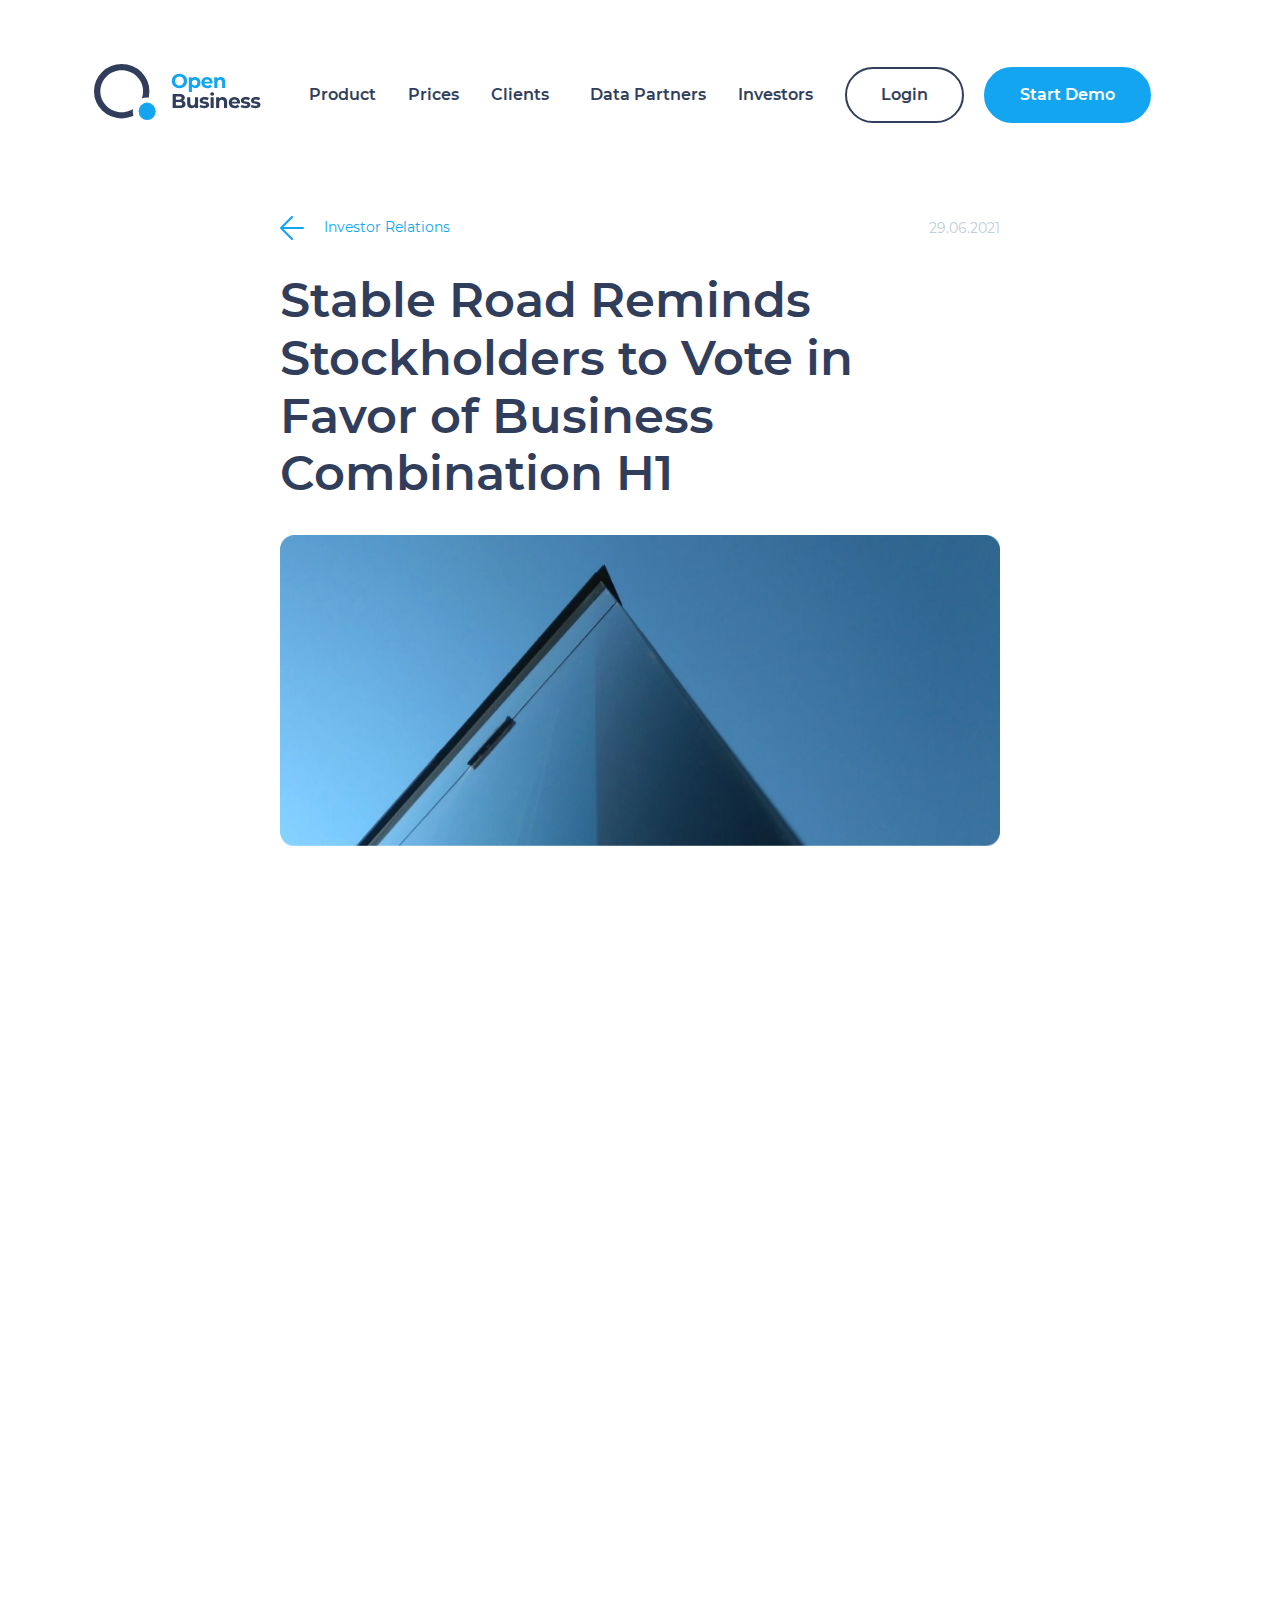
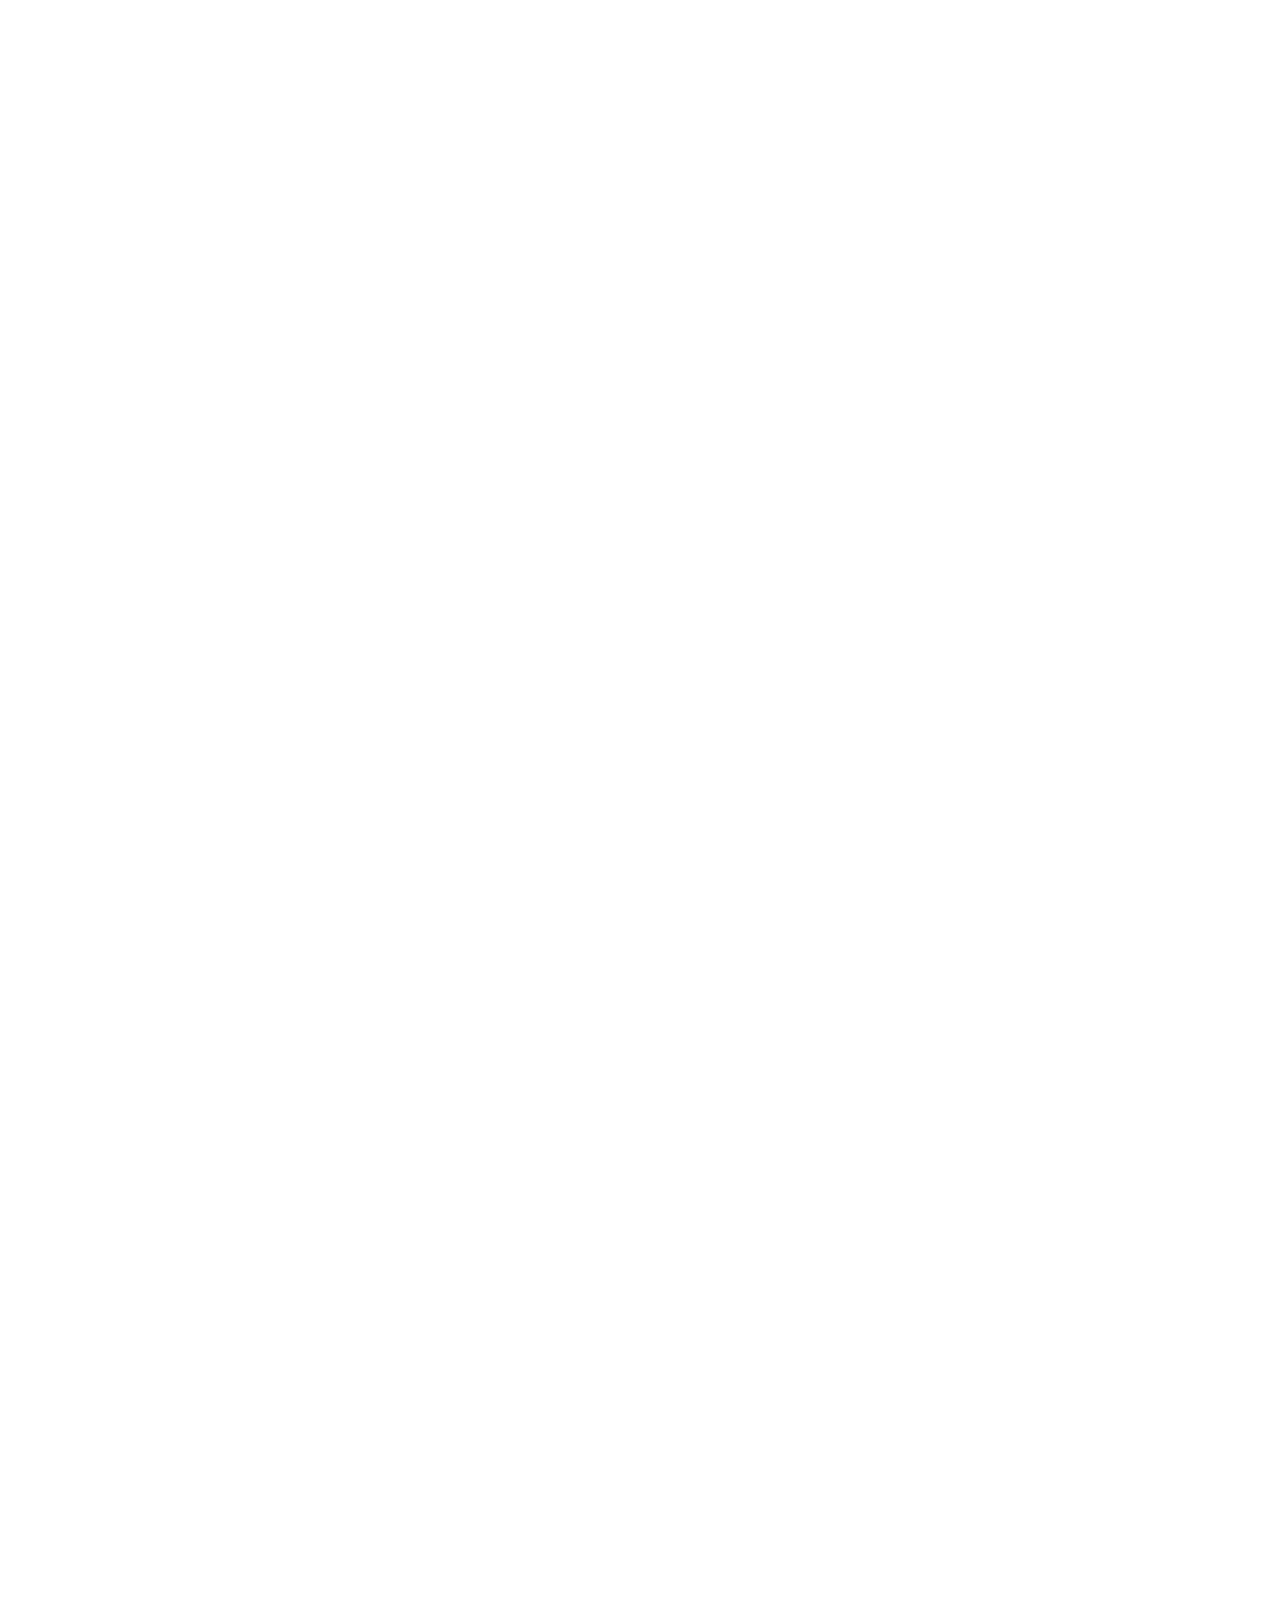
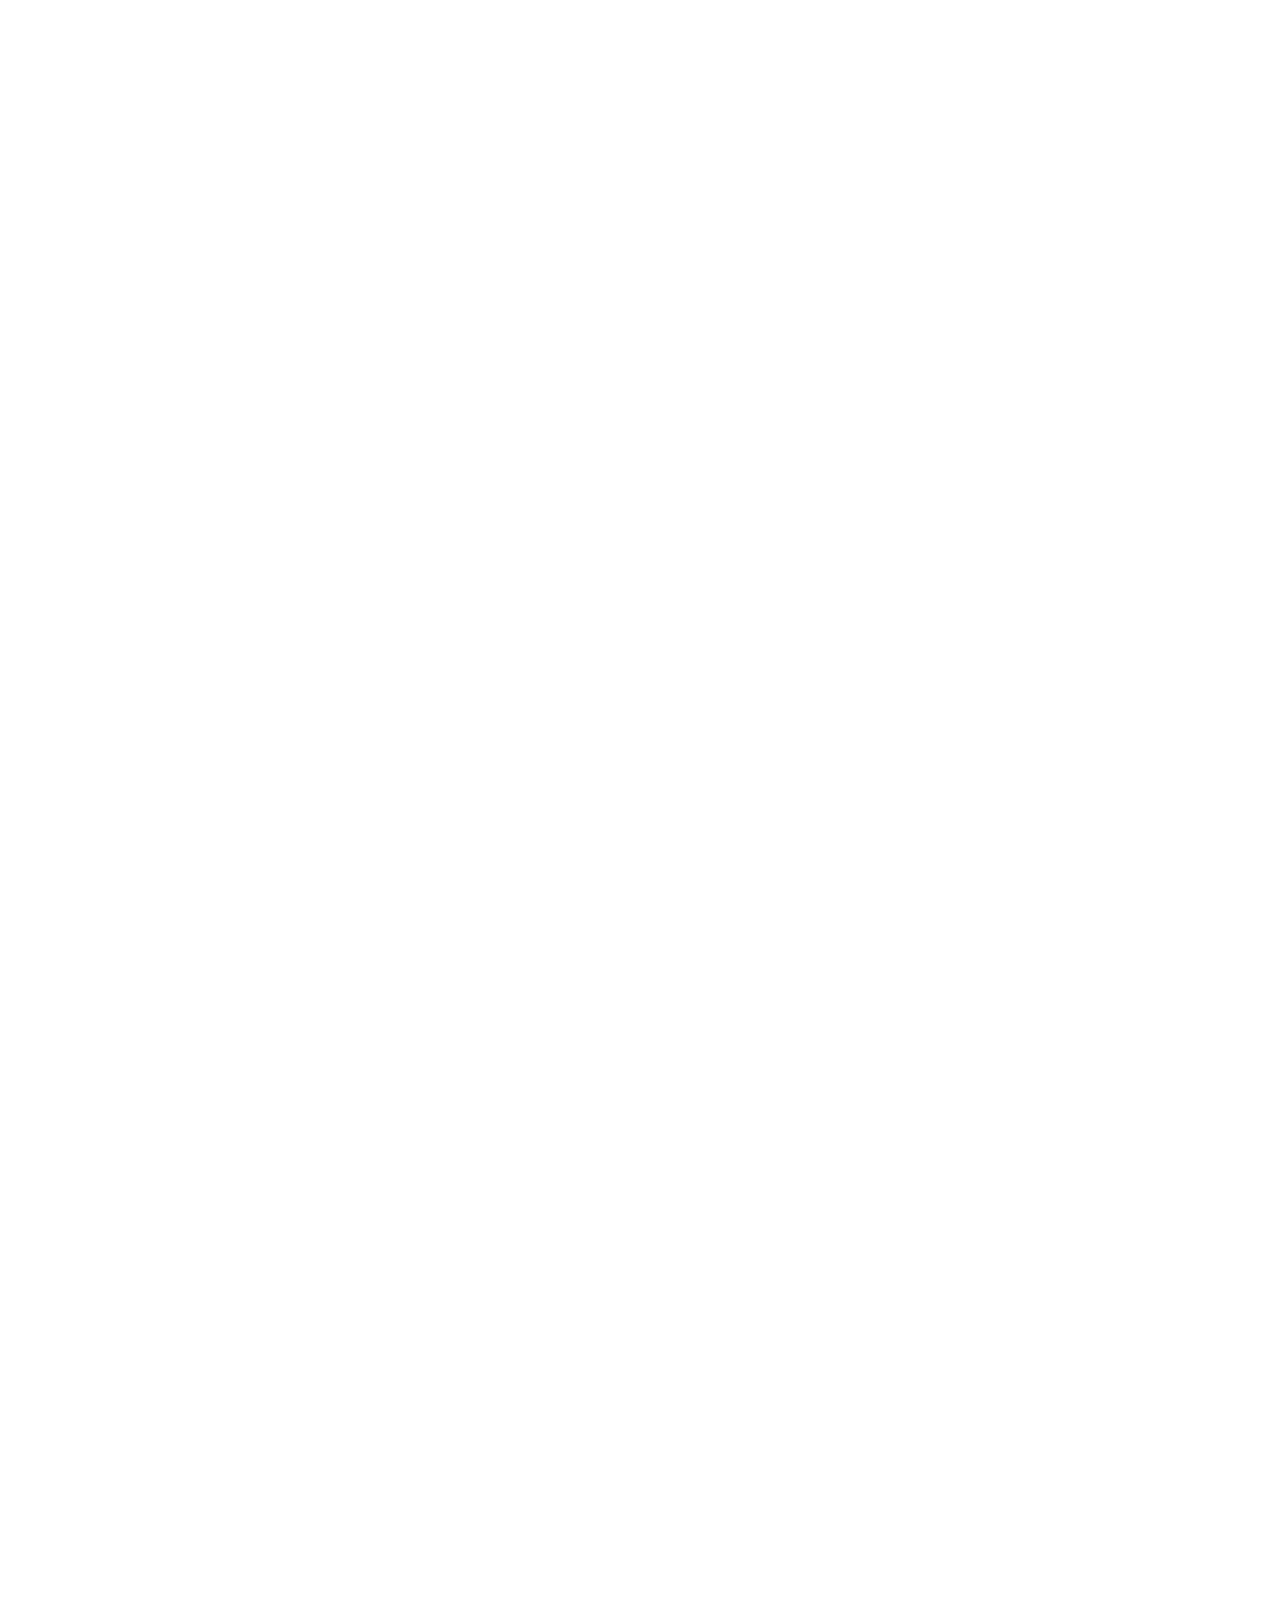
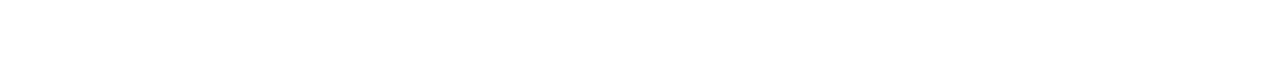
<file: releases.html>
<!DOCTYPE html>
<html lang="en">
<head>
    <meta charset="UTF-8">
    <meta content="width=device-width, initial-scale=1.0" name="viewport">
    <meta content="" name="description">
    <meta content="" name="keywords">
    <link rel="apple-touch-icon" sizes="180x180" href="apple-touch-icon.png">
    <link rel="icon" type="image/png" sizes="32x32" href="favicon-32x32.png">
    <link rel="icon" type="image/png" sizes="16x16" href="favicon-16x16.png">
    <link rel="manifest" href="site.webmanifest">
    <link href="css/libs.min.css" rel="stylesheet">
    <link href="css/style.min.css" rel="stylesheet">
    <title>Releases - Open Business</title>
</head>

<body>
	<header class="header mb-3 mt-lg-4 w-100 position-absolute">
    <div class="container">
        <div class="d-flex flex-wrap align-items-center navbar navbar-expand-xl">
            <a href="/" class="navbar-brand d-flex align-items-center py-0 text-dark text-decoration-none">
                <svg viewBox="0 0 167 62" fill="none" xmlns="http://www.w3.org/2000/svg">
<path d="M85.44 24.24C83.9867 24.24 82.6733 23.9267 81.5 23.3C80.34 22.6733 79.4267 21.8133 78.76 20.72C78.1067 19.6133 77.78 18.3733 77.78 17C77.78 15.6267 78.1067 14.3933 78.76 13.3C79.4267 12.1933 80.34 11.3267 81.5 10.7C82.6733 10.0733 83.9867 9.76 85.44 9.76C86.8933 9.76 88.2 10.0733 89.36 10.7C90.52 11.3267 91.4333 12.1933 92.1 13.3C92.7667 14.3933 93.1 15.6267 93.1 17C93.1 18.3733 92.7667 19.6133 92.1 20.72C91.4333 21.8133 90.52 22.6733 89.36 23.3C88.2 23.9267 86.8933 24.24 85.44 24.24ZM85.44 21.48C86.2667 21.48 87.0133 21.2933 87.68 20.92C88.3467 20.5333 88.8667 20 89.24 19.32C89.6267 18.64 89.82 17.8667 89.82 17C89.82 16.1333 89.6267 15.36 89.24 14.68C88.8667 14 88.3467 13.4733 87.68 13.1C87.0133 12.7133 86.2667 12.52 85.44 12.52C84.6133 12.52 83.8667 12.7133 83.2 13.1C82.5333 13.4733 82.0067 14 81.62 14.68C81.2467 15.36 81.06 16.1333 81.06 17C81.06 17.8667 81.2467 18.64 81.62 19.32C82.0067 20 82.5333 20.5333 83.2 20.92C83.8667 21.2933 84.6133 21.48 85.44 21.48ZM101.175 13.08C102.175 13.08 103.082 13.3133 103.895 13.78C104.722 14.2333 105.368 14.88 105.835 15.72C106.302 16.5467 106.535 17.5133 106.535 18.62C106.535 19.7267 106.302 20.7 105.835 21.54C105.368 22.3667 104.722 23.0133 103.895 23.48C103.082 23.9333 102.175 24.16 101.175 24.16C99.8017 24.16 98.7217 23.7267 97.935 22.86V27.88H94.815V13.24H97.795V14.48C98.5683 13.5467 99.695 13.08 101.175 13.08ZM100.635 21.6C101.435 21.6 102.088 21.3333 102.595 20.8C103.115 20.2533 103.375 19.5267 103.375 18.62C103.375 17.7133 103.115 16.9933 102.595 16.46C102.088 15.9133 101.435 15.64 100.635 15.64C99.835 15.64 99.175 15.9133 98.655 16.46C98.1483 16.9933 97.895 17.7133 97.895 18.62C97.895 19.5267 98.1483 20.2533 98.655 20.8C99.175 21.3333 99.835 21.6 100.635 21.6ZM118.664 18.66C118.664 18.7 118.644 18.98 118.604 19.5H110.464C110.61 20.1667 110.957 20.6933 111.504 21.08C112.05 21.4667 112.73 21.66 113.544 21.66C114.104 21.66 114.597 21.58 115.024 21.42C115.464 21.2467 115.87 20.98 116.244 20.62L117.904 22.42C116.89 23.58 115.41 24.16 113.464 24.16C112.25 24.16 111.177 23.9267 110.244 23.46C109.31 22.98 108.59 22.32 108.084 21.48C107.577 20.64 107.324 19.6867 107.324 18.62C107.324 17.5667 107.57 16.62 108.064 15.78C108.57 14.9267 109.257 14.2667 110.124 13.8C111.004 13.32 111.984 13.08 113.064 13.08C114.117 13.08 115.07 13.3067 115.924 13.76C116.777 14.2133 117.444 14.8667 117.924 15.72C118.417 16.56 118.664 17.54 118.664 18.66ZM113.084 15.44C112.377 15.44 111.784 15.64 111.304 16.04C110.824 16.44 110.53 16.9867 110.424 17.68H115.724C115.617 17 115.324 16.46 114.844 16.06C114.364 15.6467 113.777 15.44 113.084 15.44ZM126.781 13.08C128.114 13.08 129.187 13.48 130.001 14.28C130.827 15.08 131.241 16.2667 131.241 17.84V24H128.121V18.32C128.121 17.4667 127.934 16.8333 127.561 16.42C127.187 15.9933 126.647 15.78 125.941 15.78C125.154 15.78 124.527 16.0267 124.061 16.52C123.594 17 123.361 17.72 123.361 18.68V24H120.241V13.24H123.221V14.5C123.634 14.0467 124.147 13.7 124.761 13.46C125.374 13.2067 126.047 13.08 126.781 13.08Z" fill="#13A5EF"/>
<path d="M88.94 36.72C89.74 36.9733 90.3667 37.4 90.82 38C91.2733 38.5867 91.5 39.3133 91.5 40.18C91.5 41.4067 91.02 42.3533 90.06 43.02C89.1133 43.6733 87.7267 44 85.9 44H78.66V30H85.5C87.2067 30 88.5133 30.3267 89.42 30.98C90.34 31.6333 90.8 32.52 90.8 33.64C90.8 34.32 90.6333 34.9267 90.3 35.46C89.98 35.9933 89.5267 36.4133 88.94 36.72ZM81.88 32.44V35.74H85.1C85.9 35.74 86.5067 35.6 86.92 35.32C87.3333 35.04 87.54 34.6267 87.54 34.08C87.54 33.5333 87.3333 33.1267 86.92 32.86C86.5067 32.58 85.9 32.44 85.1 32.44H81.88ZM85.66 41.56C86.5133 41.56 87.1533 41.42 87.58 41.14C88.02 40.86 88.24 40.4267 88.24 39.84C88.24 38.68 87.38 38.1 85.66 38.1H81.88V41.56H85.66ZM104.073 33.24V44H101.113V42.72C100.7 43.1867 100.206 43.5467 99.633 43.8C99.0596 44.04 98.4396 44.16 97.773 44.16C96.3596 44.16 95.2396 43.7533 94.413 42.94C93.5863 42.1267 93.173 40.92 93.173 39.32V33.24H96.293V38.86C96.293 40.5933 97.0196 41.46 98.473 41.46C99.2196 41.46 99.8196 41.22 100.273 40.74C100.726 40.2467 100.953 39.52 100.953 38.56V33.24H104.073ZM110.083 44.16C109.19 44.16 108.317 44.0533 107.463 43.84C106.61 43.6133 105.93 43.3333 105.423 43L106.463 40.76C106.943 41.0667 107.523 41.32 108.203 41.52C108.883 41.7067 109.55 41.8 110.203 41.8C111.523 41.8 112.183 41.4733 112.183 40.82C112.183 40.5133 112.003 40.2933 111.643 40.16C111.283 40.0267 110.73 39.9133 109.983 39.82C109.103 39.6867 108.377 39.5333 107.803 39.36C107.23 39.1867 106.73 38.88 106.303 38.44C105.89 38 105.683 37.3733 105.683 36.56C105.683 35.88 105.877 35.28 106.263 34.76C106.663 34.2267 107.237 33.8133 107.983 33.52C108.743 33.2267 109.637 33.08 110.663 33.08C111.423 33.08 112.177 33.1667 112.923 33.34C113.683 33.5 114.31 33.7267 114.803 34.02L113.763 36.24C112.817 35.7067 111.783 35.44 110.663 35.44C109.997 35.44 109.497 35.5333 109.163 35.72C108.83 35.9067 108.663 36.1467 108.663 36.44C108.663 36.7733 108.843 37.0067 109.203 37.14C109.563 37.2733 110.137 37.4 110.923 37.52C111.803 37.6667 112.523 37.8267 113.083 38C113.643 38.16 114.13 38.46 114.543 38.9C114.957 39.34 115.163 39.9533 115.163 40.74C115.163 41.4067 114.963 42 114.563 42.52C114.163 43.04 113.577 43.4467 112.803 43.74C112.043 44.02 111.137 44.16 110.083 44.16ZM116.588 33.24H119.708V44H116.588V33.24ZM118.148 31.74C117.575 31.74 117.108 31.5733 116.748 31.24C116.388 30.9067 116.208 30.4933 116.208 30C116.208 29.5067 116.388 29.0933 116.748 28.76C117.108 28.4267 117.575 28.26 118.148 28.26C118.722 28.26 119.188 28.42 119.548 28.74C119.908 29.06 120.088 29.46 120.088 29.94C120.088 30.46 119.908 30.8933 119.548 31.24C119.188 31.5733 118.722 31.74 118.148 31.74ZM128.644 33.08C129.977 33.08 131.051 33.48 131.864 34.28C132.691 35.08 133.104 36.2667 133.104 37.84V44H129.984V38.32C129.984 37.4667 129.797 36.8333 129.424 36.42C129.051 35.9933 128.511 35.78 127.804 35.78C127.017 35.78 126.391 36.0267 125.924 36.52C125.457 37 125.224 37.72 125.224 38.68V44H122.104V33.24H125.084V34.5C125.497 34.0467 126.011 33.7 126.624 33.46C127.237 33.2067 127.911 33.08 128.644 33.08ZM146.089 38.66C146.089 38.7 146.069 38.98 146.029 39.5H137.889C138.036 40.1667 138.383 40.6933 138.929 41.08C139.476 41.4667 140.156 41.66 140.969 41.66C141.529 41.66 142.023 41.58 142.449 41.42C142.889 41.2467 143.296 40.98 143.669 40.62L145.329 42.42C144.316 43.58 142.836 44.16 140.889 44.16C139.676 44.16 138.603 43.9267 137.669 43.46C136.736 42.98 136.016 42.32 135.509 41.48C135.003 40.64 134.749 39.6867 134.749 38.62C134.749 37.5667 134.996 36.62 135.489 35.78C135.996 34.9267 136.683 34.2667 137.549 33.8C138.429 33.32 139.409 33.08 140.489 33.08C141.543 33.08 142.496 33.3067 143.349 33.76C144.203 34.2133 144.869 34.8667 145.349 35.72C145.843 36.56 146.089 37.54 146.089 38.66ZM140.509 35.44C139.803 35.44 139.209 35.64 138.729 36.04C138.249 36.44 137.956 36.9867 137.849 37.68H143.149C143.043 37 142.749 36.46 142.269 36.06C141.789 35.6467 141.203 35.44 140.509 35.44ZM151.287 44.16C150.393 44.16 149.52 44.0533 148.667 43.84C147.813 43.6133 147.133 43.3333 146.627 43L147.667 40.76C148.147 41.0667 148.727 41.32 149.407 41.52C150.087 41.7067 150.753 41.8 151.407 41.8C152.727 41.8 153.387 41.4733 153.387 40.82C153.387 40.5133 153.207 40.2933 152.847 40.16C152.487 40.0267 151.933 39.9133 151.187 39.82C150.307 39.6867 149.58 39.5333 149.007 39.36C148.433 39.1867 147.933 38.88 147.507 38.44C147.093 38 146.887 37.3733 146.887 36.56C146.887 35.88 147.08 35.28 147.467 34.76C147.867 34.2267 148.44 33.8133 149.187 33.52C149.947 33.2267 150.84 33.08 151.867 33.08C152.627 33.08 153.38 33.1667 154.127 33.34C154.887 33.5 155.513 33.7267 156.007 34.02L154.967 36.24C154.02 35.7067 152.987 35.44 151.867 35.44C151.2 35.44 150.7 35.5333 150.367 35.72C150.033 35.9067 149.867 36.1467 149.867 36.44C149.867 36.7733 150.047 37.0067 150.407 37.14C150.767 37.2733 151.34 37.4 152.127 37.52C153.007 37.6667 153.727 37.8267 154.287 38C154.847 38.16 155.333 38.46 155.747 38.9C156.16 39.34 156.367 39.9533 156.367 40.74C156.367 41.4067 156.167 42 155.767 42.52C155.367 43.04 154.78 43.4467 154.007 43.74C153.247 44.02 152.34 44.16 151.287 44.16ZM161.412 44.16C160.518 44.16 159.645 44.0533 158.792 43.84C157.938 43.6133 157.258 43.3333 156.752 43L157.792 40.76C158.272 41.0667 158.852 41.32 159.532 41.52C160.212 41.7067 160.878 41.8 161.532 41.8C162.852 41.8 163.512 41.4733 163.512 40.82C163.512 40.5133 163.332 40.2933 162.972 40.16C162.612 40.0267 162.058 39.9133 161.312 39.82C160.432 39.6867 159.705 39.5333 159.132 39.36C158.558 39.1867 158.058 38.88 157.632 38.44C157.218 38 157.012 37.3733 157.012 36.56C157.012 35.88 157.205 35.28 157.592 34.76C157.992 34.2267 158.565 33.8133 159.312 33.52C160.072 33.2267 160.965 33.08 161.992 33.08C162.752 33.08 163.505 33.1667 164.252 33.34C165.012 33.5 165.638 33.7267 166.132 34.02L165.092 36.24C164.145 35.7067 163.112 35.44 161.992 35.44C161.325 35.44 160.825 35.5333 160.492 35.72C160.158 35.9067 159.992 36.1467 159.992 36.44C159.992 36.7733 160.172 37.0067 160.532 37.14C160.892 37.2733 161.465 37.4 162.252 37.52C163.132 37.6667 163.852 37.8267 164.412 38C164.972 38.16 165.458 38.46 165.872 38.9C166.285 39.34 166.492 39.9533 166.492 40.74C166.492 41.4067 166.292 42 165.892 42.52C165.492 43.04 164.905 43.4467 164.132 43.74C163.372 44.02 162.465 44.16 161.412 44.16Z" fill="#313E5B"/>
<ellipse cx="27.6986" cy="27.2222" rx="27.6986" ry="27.2222" fill="#313E5B"/>
<path d="M49.0662 27.2221C49.0662 38.8201 39.4996 48.2221 27.6987 48.2221C15.8977 48.2221 6.33118 38.8201 6.33118 27.2221C6.33118 15.6242 15.8977 6.22214 27.6987 6.22214C39.4996 6.22214 49.0662 15.6242 49.0662 27.2221Z" fill="white"/>
<path d="M67.2681 47.4444C67.2681 55.1763 60.8904 61.4444 53.0231 61.4444C45.1558 61.4444 38.7781 55.1763 38.7781 47.4444C38.7781 39.7124 45.1558 33.4444 53.0231 33.4444C60.8904 33.4444 67.2681 39.7124 67.2681 47.4444Z" fill="white"/>
<ellipse cx="53.13" cy="47.2973" rx="8.47" ry="8.7027" fill="#13A5EF"/>
</svg>

            </a>

            <button class="btn btn-primary navbar-toggler" type="button" data-bs-toggle="offcanvas" data-bs-target="#offcanvas" aria-controls="offcanvas" aria-label="Toggle navigation"></button>

            <div class="offcanvas offcanvas-start <!--active show-->" tabindex="-1" id="offcanvas" aria-labelledby="offcanvasLabel">
                <button type="button" class="btn-close btn-close-white text-reset position-absolute end-0 top-0 mt-2 me-n4" data-bs-dismiss="offcanvas" aria-label="Close"></button>

                <div class="nav-mobile offcanvas-body d-flex align-items-xl-center flex-xl-row flex-column justify-content-between align-items-stretch pb-5 pb-xl-0">
                    <ul class="nav nav-bb col-12 col-lg mb-2 justify-content-start mb-md-0 ms-xl-2 flex-column flex-xl-row">
                        <li class="mx-lg-2 d-xl-none"><a href="/" class="nav-link px-0">Home</a></li>
                        <li class="mx-lg-2"><a href="product.html" class="nav-link px-0">Product</a></li>
                        <li class="mx-lg-2"><a href="prices.html" class="nav-link px-0">Prices</a></li>
                        <li class="mx-lg-2 me-lg-auto"><a href="clients.html" class="nav-link px-0">Clients</a></li>
                        <li class="mx-lg-2 d-sm-none"><a href="about-us.html" class="nav-link px-0">About Us</a></li>
                        <li class="mx-lg-2"><a href="data-partners.html" class="nav-link px-0">Data Partners</a></li>
                        <li class="mx-lg-2"><a href="investors.html" class="nav-link px-0">Investors</a></li>
                    </ul>

                    <div class="ms-lg-2 d-none d-xl-block">
<!--                        <a href="#modalForm" data-bs-toggle="modal" role="button" class="btn btn-outline-secondary rounded-pill me-2">Login</a>-->
                        <a href="https://my.openb24.com/auth/login" class="btn btn-outline-secondary rounded-pill me-2">Login</a>
                        <a href="#modalForm" class="btn btn-primary rounded-pill" data-bs-toggle="modal" role="button">Start Demo</a>
                    </div>

                    <ul class="nav-mobile__login nav col-12 col-xl justify-content-start flex-column d-xl-none">
                        <li><a href="https://my.openb24.com/auth/login" class="nav-link px-0"><svg class="icon icon-sprite--man me-2">
  <use xlink:href="img/sprite.svg#sprite--man" />
</svg>Login</a></li>
                        <li><a href="#modalSuccess" data-bs-toggle="modal" role="button" class="nav-link px-0"><svg class="icon icon-sprite--zap me-2">
  <use xlink:href="img/sprite.svg#sprite--zap" />
</svg>Start Demo</a></li>
                    </ul>

                    <div class="nav-mobile__bottom d-flex d-xl-none position-absolute bottom-0 start-0 end-0 text-center border-top">
                        <a href="" class="col d-flex justify-content-center align-items-center"><svg class="icon icon-sprite--phone">
  <use xlink:href="img/sprite.svg#sprite--phone" />
</svg></a>
                        <a href="" class="col d-flex justify-content-center align-items-center"><svg class="icon icon-sprite--telegram">
  <use xlink:href="img/sprite.svg#sprite--telegram" />
</svg></a>
                        <a href="" class="col d-flex justify-content-center align-items-center"><svg class="icon icon-sprite--whatsapp">
  <use xlink:href="img/sprite.svg#sprite--whatsapp" />
</svg></a>
                        <a href="" class="col d-flex justify-content-center align-items-center"><svg class="icon icon-sprite--mail">
  <use xlink:href="img/sprite.svg#sprite--mail" />
</svg>
                        </a>
                    </div>
                </div>
            </div>

        </div>
    </div>
</header>
	<main class="main pb-3 pb-lg-6 content-headings" data-aos="fade-up">
		<div class="container">
			<div class="row justify-content-xl-center">
				<div class="main__content col-xl-8">
					<div class="d-flex justify-content-between align-items-center mb-2 mb-lg-3 small">
						<a href="#" onclick="history.back(); return false;" class="text-primary text-decoration-none">
							<svg class="wh-15">
  <use xlink:href="img/sprite.svg#sprite--arrow-left" />
</svg> <span class="ms-2">Investor Relations</span>
						</a>
						<span class="text-muted">29.06.2021</span>
					</div>
					<h1 data-aos="fade-up" data-aos-delay="300">Stable Road Reminds Stockholders to Vote in Favor of Business Combination H1</h1>
					<div class="description pt-1 pt-lg-2" data-aos="fade-up" data-aos-delay="600">
						<div class="pb-1 mb-2 pb-lg-0 mb-lg-3">
						<picture class="d-flex justify-content-center align-items-center image-tilt">
    <source srcset="img/example-wide.webp" type="image/webp">
    <img class="img-fluid @@class" src="img/example-wide.png" alt="example-wide">
</picture>
						</div>
						<p data-aos="fade-up">If the Business Combination Proposal and related proposals are not approved, Stable Road will
							be unable to consummate the proposed business combination with Momentus and, in accordance
							with Stable Road’s charter, Stable Road will be required to dissolve and liquidate the trust
							account by returning the then-remaining funds in such account to stockholders.</p>
						<p data-aos="fade-up">Stable Road requests that all stockholders who held Stable Road shares as of the close of
							business on July 7, 2021 (the “Record Date”) vote as soon as possible, regardless of whether
							such stockholders subsequently sold their shares and do not own such shares as of the date
							they cast their vote. Every stockholder’s vote is important, regardless of the number of
							shares the stockholder holds.</p>
						<div class="row pt-2 pt-lg-4" data-aos="fade-up">
							<div class="col-lg-6 pb-1 mb-2 pb-lg-0 mb-lg-0 pe-lg-4" data-aos="fade-right">
								<picture class="d-flex justify-content-center align-items-center image-tilt">
    <source srcset="img/example-square.webp" type="image/webp">
    <img class="img-fluid @@class" src="img/example-square.png" alt="example-square">
</picture>
							</div>
							<div class="col-lg-6" data-aos="fade-left">
								<h2>We create mainstream instead of joining it H2</h2>
								<p data-aos="fade-up" data-aos-delay="300">Open Business Analytics is startup with headquater in New York whitch provides
									analytical tools for banks.</p>
								<p data-aos="fade-up" data-aos-delay="600">Busineses and investors based on consumers’ trancactional data.</p>
							</div>
						</div>
						<h2 class="pt-2 pt-lg-4 mb-2 mb-lg-3" data-aos="fade-up">We create mainstream instead of joining it H2</h2>
						<div class="pb-1 mb-2" data-aos="fade-up">
						<picture class="d-flex justify-content-center align-items-center image-tilt">
    <source srcset="img/example-wide.webp" type="image/webp">
    <img class="img-fluid @@class" src="img/example-wide.png" alt="example-wide">
</picture>
						</div>
						<p data-aos="fade-up">We believe that consumers’ payment behavior is the most reliable intelligence for businesses
							and investors. To <span class="text-primary">improve strategic</span> decision-making every
							day we transform billions of transactions into actionable business insights.</p>
						<p data-aos="fade-up">Get the essence of market opportunities easier than a weather forecast on our instantly
							updated analytical platform.</p>

						<h3 class="pt-2" data-aos="fade-up">Instead of joining it H3</h3>
						<ul class="list-tick mb-n2" data-aos="fade-up">
							<li class="mb-2 pb-1">Get the essence of market opportunities easier than a weather
								forecast
							</li>
							<li class="mb-2 pb-1">Our instantly updated analytical platform</li>
							<li class="mb-2 pb-1">We believe that consumers’ payment behavior is the most reliable
								intelligence for businesses and investors. To improve strategic decision-making every
								day we transform billions of transactions into actionable business insights.
							</li>
						</ul>
						
						<div class="mb-2">&nbsp;</div>
						<table class="table caption-top" data-aos="fade-up">
							<caption class="h5">We create mainstream instead of joining it H3</caption>
							<tbody>
							<tr>
								<td class="ps-0"><span class="fw-bold">We believe that consumers</span> payment behavior is the most
									reliable intelligence for businesses and investors.
								</td>
								<td class="pe-0">To improve strategic decision-making every day we transform billions of transactions
									into actionable business insights.
								</td>
							</tr>
							</tbody>
						</table>

						<div class="h4" data-aos="fade-up">Bold subtitle H4</div>
						<p data-aos="fade-up">Open Business Analytics is startup with headquater in New York whitch provides
							analytical tools for banks.</p>
						<p data-aos="fade-up">Busineses and investors based on consumers’ trancactional data. </p>

						<hr class="text-light" data-aos="fade-up">

						<div class="mb-1 mb-xl-3" data-aos="fade-up">
						<picture class="d-flex justify-content-center align-items-center image-tilt">
    <source srcset="img/example-wide.webp" type="image/webp">
    <img class="img-fluid @@class" src="img/example-wide.png" alt="example-wide">
</picture>
						</div>
						<div class="small text-secondary text-opacity-50" data-aos="fade-up">We  believe that consumers’ payment behavior is the most reliable intelligence for businesses and investors. To improve strategic decision-making every day.</div>

						<p class="mt-4" data-aos="fade-up">If the Business Combination Proposal and related proposals are not approved, Stable Road will be unable to consummate the proposed business combination with Momentus and, in accordance with Stable Road’s charter, Stable Road will be required to dissolve and liquidate the trust account by returning the then-remaining funds in such account to stockholders.</p>
						<p data-aos="fade-up">Stable Road requests that all stockholders who held Stable Road shares as of the close of business on July 7, 2021 (the “Record Date”) vote as soon as possible, regardless of whether such stockholders subsequently sold their shares and do not own such shares as of the date they cast their vote. Every stockholder’s vote is important, regardless of the number of shares the stockholder holds.</p>
					</div>
				</div>
			</div>
		</div>
	</main>

	<div class="bg3" data-aos="zoom-out"></div>
	
	<footer class="footer pt-6 pb-2 pb-lg-6" data-aos="fade-up">
    <div class="container">
        <div class="row">
            <div class="col-12 col-lg-6">
                <a href="/" class="logo d-flex align-items-center py-0 text-dark text-decoration-none">
                    <svg viewBox="0 0 167 62" fill="none" xmlns="http://www.w3.org/2000/svg">
<path d="M85.44 24.24C83.9867 24.24 82.6733 23.9267 81.5 23.3C80.34 22.6733 79.4267 21.8133 78.76 20.72C78.1067 19.6133 77.78 18.3733 77.78 17C77.78 15.6267 78.1067 14.3933 78.76 13.3C79.4267 12.1933 80.34 11.3267 81.5 10.7C82.6733 10.0733 83.9867 9.76 85.44 9.76C86.8933 9.76 88.2 10.0733 89.36 10.7C90.52 11.3267 91.4333 12.1933 92.1 13.3C92.7667 14.3933 93.1 15.6267 93.1 17C93.1 18.3733 92.7667 19.6133 92.1 20.72C91.4333 21.8133 90.52 22.6733 89.36 23.3C88.2 23.9267 86.8933 24.24 85.44 24.24ZM85.44 21.48C86.2667 21.48 87.0133 21.2933 87.68 20.92C88.3467 20.5333 88.8667 20 89.24 19.32C89.6267 18.64 89.82 17.8667 89.82 17C89.82 16.1333 89.6267 15.36 89.24 14.68C88.8667 14 88.3467 13.4733 87.68 13.1C87.0133 12.7133 86.2667 12.52 85.44 12.52C84.6133 12.52 83.8667 12.7133 83.2 13.1C82.5333 13.4733 82.0067 14 81.62 14.68C81.2467 15.36 81.06 16.1333 81.06 17C81.06 17.8667 81.2467 18.64 81.62 19.32C82.0067 20 82.5333 20.5333 83.2 20.92C83.8667 21.2933 84.6133 21.48 85.44 21.48ZM101.175 13.08C102.175 13.08 103.082 13.3133 103.895 13.78C104.722 14.2333 105.368 14.88 105.835 15.72C106.302 16.5467 106.535 17.5133 106.535 18.62C106.535 19.7267 106.302 20.7 105.835 21.54C105.368 22.3667 104.722 23.0133 103.895 23.48C103.082 23.9333 102.175 24.16 101.175 24.16C99.8017 24.16 98.7217 23.7267 97.935 22.86V27.88H94.815V13.24H97.795V14.48C98.5683 13.5467 99.695 13.08 101.175 13.08ZM100.635 21.6C101.435 21.6 102.088 21.3333 102.595 20.8C103.115 20.2533 103.375 19.5267 103.375 18.62C103.375 17.7133 103.115 16.9933 102.595 16.46C102.088 15.9133 101.435 15.64 100.635 15.64C99.835 15.64 99.175 15.9133 98.655 16.46C98.1483 16.9933 97.895 17.7133 97.895 18.62C97.895 19.5267 98.1483 20.2533 98.655 20.8C99.175 21.3333 99.835 21.6 100.635 21.6ZM118.664 18.66C118.664 18.7 118.644 18.98 118.604 19.5H110.464C110.61 20.1667 110.957 20.6933 111.504 21.08C112.05 21.4667 112.73 21.66 113.544 21.66C114.104 21.66 114.597 21.58 115.024 21.42C115.464 21.2467 115.87 20.98 116.244 20.62L117.904 22.42C116.89 23.58 115.41 24.16 113.464 24.16C112.25 24.16 111.177 23.9267 110.244 23.46C109.31 22.98 108.59 22.32 108.084 21.48C107.577 20.64 107.324 19.6867 107.324 18.62C107.324 17.5667 107.57 16.62 108.064 15.78C108.57 14.9267 109.257 14.2667 110.124 13.8C111.004 13.32 111.984 13.08 113.064 13.08C114.117 13.08 115.07 13.3067 115.924 13.76C116.777 14.2133 117.444 14.8667 117.924 15.72C118.417 16.56 118.664 17.54 118.664 18.66ZM113.084 15.44C112.377 15.44 111.784 15.64 111.304 16.04C110.824 16.44 110.53 16.9867 110.424 17.68H115.724C115.617 17 115.324 16.46 114.844 16.06C114.364 15.6467 113.777 15.44 113.084 15.44ZM126.781 13.08C128.114 13.08 129.187 13.48 130.001 14.28C130.827 15.08 131.241 16.2667 131.241 17.84V24H128.121V18.32C128.121 17.4667 127.934 16.8333 127.561 16.42C127.187 15.9933 126.647 15.78 125.941 15.78C125.154 15.78 124.527 16.0267 124.061 16.52C123.594 17 123.361 17.72 123.361 18.68V24H120.241V13.24H123.221V14.5C123.634 14.0467 124.147 13.7 124.761 13.46C125.374 13.2067 126.047 13.08 126.781 13.08Z" fill="#13A5EF"/>
<path d="M88.94 36.72C89.74 36.9733 90.3667 37.4 90.82 38C91.2733 38.5867 91.5 39.3133 91.5 40.18C91.5 41.4067 91.02 42.3533 90.06 43.02C89.1133 43.6733 87.7267 44 85.9 44H78.66V30H85.5C87.2067 30 88.5133 30.3267 89.42 30.98C90.34 31.6333 90.8 32.52 90.8 33.64C90.8 34.32 90.6333 34.9267 90.3 35.46C89.98 35.9933 89.5267 36.4133 88.94 36.72ZM81.88 32.44V35.74H85.1C85.9 35.74 86.5067 35.6 86.92 35.32C87.3333 35.04 87.54 34.6267 87.54 34.08C87.54 33.5333 87.3333 33.1267 86.92 32.86C86.5067 32.58 85.9 32.44 85.1 32.44H81.88ZM85.66 41.56C86.5133 41.56 87.1533 41.42 87.58 41.14C88.02 40.86 88.24 40.4267 88.24 39.84C88.24 38.68 87.38 38.1 85.66 38.1H81.88V41.56H85.66ZM104.073 33.24V44H101.113V42.72C100.7 43.1867 100.206 43.5467 99.633 43.8C99.0596 44.04 98.4396 44.16 97.773 44.16C96.3596 44.16 95.2396 43.7533 94.413 42.94C93.5863 42.1267 93.173 40.92 93.173 39.32V33.24H96.293V38.86C96.293 40.5933 97.0196 41.46 98.473 41.46C99.2196 41.46 99.8196 41.22 100.273 40.74C100.726 40.2467 100.953 39.52 100.953 38.56V33.24H104.073ZM110.083 44.16C109.19 44.16 108.317 44.0533 107.463 43.84C106.61 43.6133 105.93 43.3333 105.423 43L106.463 40.76C106.943 41.0667 107.523 41.32 108.203 41.52C108.883 41.7067 109.55 41.8 110.203 41.8C111.523 41.8 112.183 41.4733 112.183 40.82C112.183 40.5133 112.003 40.2933 111.643 40.16C111.283 40.0267 110.73 39.9133 109.983 39.82C109.103 39.6867 108.377 39.5333 107.803 39.36C107.23 39.1867 106.73 38.88 106.303 38.44C105.89 38 105.683 37.3733 105.683 36.56C105.683 35.88 105.877 35.28 106.263 34.76C106.663 34.2267 107.237 33.8133 107.983 33.52C108.743 33.2267 109.637 33.08 110.663 33.08C111.423 33.08 112.177 33.1667 112.923 33.34C113.683 33.5 114.31 33.7267 114.803 34.02L113.763 36.24C112.817 35.7067 111.783 35.44 110.663 35.44C109.997 35.44 109.497 35.5333 109.163 35.72C108.83 35.9067 108.663 36.1467 108.663 36.44C108.663 36.7733 108.843 37.0067 109.203 37.14C109.563 37.2733 110.137 37.4 110.923 37.52C111.803 37.6667 112.523 37.8267 113.083 38C113.643 38.16 114.13 38.46 114.543 38.9C114.957 39.34 115.163 39.9533 115.163 40.74C115.163 41.4067 114.963 42 114.563 42.52C114.163 43.04 113.577 43.4467 112.803 43.74C112.043 44.02 111.137 44.16 110.083 44.16ZM116.588 33.24H119.708V44H116.588V33.24ZM118.148 31.74C117.575 31.74 117.108 31.5733 116.748 31.24C116.388 30.9067 116.208 30.4933 116.208 30C116.208 29.5067 116.388 29.0933 116.748 28.76C117.108 28.4267 117.575 28.26 118.148 28.26C118.722 28.26 119.188 28.42 119.548 28.74C119.908 29.06 120.088 29.46 120.088 29.94C120.088 30.46 119.908 30.8933 119.548 31.24C119.188 31.5733 118.722 31.74 118.148 31.74ZM128.644 33.08C129.977 33.08 131.051 33.48 131.864 34.28C132.691 35.08 133.104 36.2667 133.104 37.84V44H129.984V38.32C129.984 37.4667 129.797 36.8333 129.424 36.42C129.051 35.9933 128.511 35.78 127.804 35.78C127.017 35.78 126.391 36.0267 125.924 36.52C125.457 37 125.224 37.72 125.224 38.68V44H122.104V33.24H125.084V34.5C125.497 34.0467 126.011 33.7 126.624 33.46C127.237 33.2067 127.911 33.08 128.644 33.08ZM146.089 38.66C146.089 38.7 146.069 38.98 146.029 39.5H137.889C138.036 40.1667 138.383 40.6933 138.929 41.08C139.476 41.4667 140.156 41.66 140.969 41.66C141.529 41.66 142.023 41.58 142.449 41.42C142.889 41.2467 143.296 40.98 143.669 40.62L145.329 42.42C144.316 43.58 142.836 44.16 140.889 44.16C139.676 44.16 138.603 43.9267 137.669 43.46C136.736 42.98 136.016 42.32 135.509 41.48C135.003 40.64 134.749 39.6867 134.749 38.62C134.749 37.5667 134.996 36.62 135.489 35.78C135.996 34.9267 136.683 34.2667 137.549 33.8C138.429 33.32 139.409 33.08 140.489 33.08C141.543 33.08 142.496 33.3067 143.349 33.76C144.203 34.2133 144.869 34.8667 145.349 35.72C145.843 36.56 146.089 37.54 146.089 38.66ZM140.509 35.44C139.803 35.44 139.209 35.64 138.729 36.04C138.249 36.44 137.956 36.9867 137.849 37.68H143.149C143.043 37 142.749 36.46 142.269 36.06C141.789 35.6467 141.203 35.44 140.509 35.44ZM151.287 44.16C150.393 44.16 149.52 44.0533 148.667 43.84C147.813 43.6133 147.133 43.3333 146.627 43L147.667 40.76C148.147 41.0667 148.727 41.32 149.407 41.52C150.087 41.7067 150.753 41.8 151.407 41.8C152.727 41.8 153.387 41.4733 153.387 40.82C153.387 40.5133 153.207 40.2933 152.847 40.16C152.487 40.0267 151.933 39.9133 151.187 39.82C150.307 39.6867 149.58 39.5333 149.007 39.36C148.433 39.1867 147.933 38.88 147.507 38.44C147.093 38 146.887 37.3733 146.887 36.56C146.887 35.88 147.08 35.28 147.467 34.76C147.867 34.2267 148.44 33.8133 149.187 33.52C149.947 33.2267 150.84 33.08 151.867 33.08C152.627 33.08 153.38 33.1667 154.127 33.34C154.887 33.5 155.513 33.7267 156.007 34.02L154.967 36.24C154.02 35.7067 152.987 35.44 151.867 35.44C151.2 35.44 150.7 35.5333 150.367 35.72C150.033 35.9067 149.867 36.1467 149.867 36.44C149.867 36.7733 150.047 37.0067 150.407 37.14C150.767 37.2733 151.34 37.4 152.127 37.52C153.007 37.6667 153.727 37.8267 154.287 38C154.847 38.16 155.333 38.46 155.747 38.9C156.16 39.34 156.367 39.9533 156.367 40.74C156.367 41.4067 156.167 42 155.767 42.52C155.367 43.04 154.78 43.4467 154.007 43.74C153.247 44.02 152.34 44.16 151.287 44.16ZM161.412 44.16C160.518 44.16 159.645 44.0533 158.792 43.84C157.938 43.6133 157.258 43.3333 156.752 43L157.792 40.76C158.272 41.0667 158.852 41.32 159.532 41.52C160.212 41.7067 160.878 41.8 161.532 41.8C162.852 41.8 163.512 41.4733 163.512 40.82C163.512 40.5133 163.332 40.2933 162.972 40.16C162.612 40.0267 162.058 39.9133 161.312 39.82C160.432 39.6867 159.705 39.5333 159.132 39.36C158.558 39.1867 158.058 38.88 157.632 38.44C157.218 38 157.012 37.3733 157.012 36.56C157.012 35.88 157.205 35.28 157.592 34.76C157.992 34.2267 158.565 33.8133 159.312 33.52C160.072 33.2267 160.965 33.08 161.992 33.08C162.752 33.08 163.505 33.1667 164.252 33.34C165.012 33.5 165.638 33.7267 166.132 34.02L165.092 36.24C164.145 35.7067 163.112 35.44 161.992 35.44C161.325 35.44 160.825 35.5333 160.492 35.72C160.158 35.9067 159.992 36.1467 159.992 36.44C159.992 36.7733 160.172 37.0067 160.532 37.14C160.892 37.2733 161.465 37.4 162.252 37.52C163.132 37.6667 163.852 37.8267 164.412 38C164.972 38.16 165.458 38.46 165.872 38.9C166.285 39.34 166.492 39.9533 166.492 40.74C166.492 41.4067 166.292 42 165.892 42.52C165.492 43.04 164.905 43.4467 164.132 43.74C163.372 44.02 162.465 44.16 161.412 44.16Z" fill="#313E5B"/>
<ellipse cx="27.6986" cy="27.2222" rx="27.6986" ry="27.2222" fill="#313E5B"/>
<path d="M49.0662 27.2221C49.0662 38.8201 39.4996 48.2221 27.6987 48.2221C15.8977 48.2221 6.33118 38.8201 6.33118 27.2221C6.33118 15.6242 15.8977 6.22214 27.6987 6.22214C39.4996 6.22214 49.0662 15.6242 49.0662 27.2221Z" fill="white"/>
<path d="M67.2681 47.4444C67.2681 55.1763 60.8904 61.4444 53.0231 61.4444C45.1558 61.4444 38.7781 55.1763 38.7781 47.4444C38.7781 39.7124 45.1558 33.4444 53.0231 33.4444C60.8904 33.4444 67.2681 39.7124 67.2681 47.4444Z" fill="white"/>
<ellipse cx="53.13" cy="47.2973" rx="8.47" ry="8.7027" fill="#13A5EF"/>
</svg>

                </a>
                <div class="row justify-content-between mt-4">
                    <div class="col-12 col-xl-auto col-xxl-4 mb-3 mb-xl-0"><a href="tel:+375339109010" class="fw-bold text-nowrap"><svg class="icon icon-sprite--phone me-2">
  <use xlink:href="img/sprite.svg#sprite--phone" />
</svg>+375 33 910 90 10</a></div>
                    <div class="col-6 col-xl-auto col-xxl-4 text-xl-center"><a href="https://t.me/lokymayers137" class="fw-bold text-nowrap"><svg class="icon icon-sprite--telegram me-2">
  <use xlink:href="img/sprite.svg#sprite--telegram" />
</svg>Telegram</a></div>
                    <div class="col-6 col-xl-auto col-xxl-4"><a href="https://api.whatsapp.com/send?phone=375291639642&app=facebook&entry_point=page_cta" class="fw-bold text-nowrap"><svg class="icon icon-sprite--whatsapp me-2">
  <use xlink:href="img/sprite.svg#sprite--whatsapp" />
</svg>Watsapp</a></div>
                </div>
                <address class="d-flex mt-3">
                    <svg class="icon icon-sprite--home me-2">
  <use xlink:href="img/sprite.svg#sprite--home" />
</svg>
                    <div>
                        <span class="fw-bold">New York Head Office</span>
                        <div class="description mt-1">
                            220 E 23rd Street, #400, New York, NY 10010
                        </div>
                    </div>
                </address>
                <a href="mailto:info@openb24.com" class="fw-bold"><svg class="icon icon-sprite--mail me-2">
  <use xlink:href="img/sprite.svg#sprite--mail" />
</svg>info@openb24.com</a>
            </div>
            <div class="col-12 col-lg-2 mt-4 mt-lg-0 mb-2 mb-md-0">
                <ul class="list-unstyled row row-cols-2 row-cols-lg-1 gy-3">
                    <li><a href="product.html" class="fw-bold">Product</a></li>
                    <li><a href="about-us.html" class="fw-bold">About Us</a></li>
                    <li><a href="prices.html" class="fw-bold">Prices</a></li>
                    <li><a href="clients.html" class="fw-bold">Clients</a></li>
                    <li><a href="investors.html" class="fw-bold">Investors</a></li>
                    <li><a href="data-partners.html" class="fw-bold">Data-Partners</a></li>
                </ul>
            </div>
            <div class="col-6 col-lg-2 mt-4 mt-lg-0 mb-2 mb-md-0">
                <ul class="nav row row-cols-1 gy-3">
                    <li><span class="h6">Platform</span></li>
                    <li><a href="https://my.openb24.com/auth/register" class="fw-normal">Sign up</a></li>
                    <li><a href="https://my.openb24.com/auth/login" class="fw-normal">Sign in</a></li>
                </ul>
            </div>

            <div class="col-6 col-lg-2 mt-4 mt-lg-0 text-lg-end">
                <div class="h6">Social network</div>
                <div class="row justify-content-lg-end mt-3">
                    <div class="col-auto"><a class="link_icon me-2" href="https://web.facebook.com/openb24/" title="Facebook"><svg class="icon icon-sprite--facebook">
  <use xlink:href="img/sprite.svg#sprite--facebook" />
</svg></a>
                    </div>
                    <div class="col-auto"><a class="link_icon me-2" href="https://www.linkedin.com/company/open-business-analytics/" title="LinkedIn"><svg class="icon icon-sprite--linkedin">
  <use xlink:href="img/sprite.svg#sprite--linkedin" />
</svg></a>
                    </div>
                </div>
            </div>
        </div>
        <div class="copyright row small mt-6 text-secondary opacity-50 mb-1">
            <span class="me-md-auto col-12 col-md-auto">Copyright 2021 OpenBusiness. <br class="d-block d-sm-none">All Rights Reserved.</span>
            <!--<div class="d-none col-auto mt-3 mt-md-0">
                <a class="me-4 link-secondary" href="#">Term of use</a>
                <a class="link-secondary" href="#">Privacy policy</a>
            </div>-->
        </div>
    </div>
</footer>
	<div aria-hidden="true" aria-labelledby="modalFormLabel" class="modal fade" id="modalForm" tabindex="-1">
    <div class="modal-dialog modal-lg modal-dialog-centered align-items-end align-items-sm-center">
        <div class="modal-content">
            <button aria-label="Close" class="btn-close btn-close-white text-reset position-absolute end-0 top-0 mt-n3"
                    data-bs-dismiss="modal" type="button"></button>
            <div class="modal-body p-lg-6">
                <div class="modal-title fw-bold mb-2 mb-lg-3" id="modalFormLabel">Try now and get a step ahead!</div>

                <form action="" class="needs-validation" novalidate>
                    <div class="row gy-2 gy-lg-3">
                        <div class="col-12">
                            <div class="floating-label">
                                <input class="form-control" placeholder="Company" type="text">
                                <label>Company</label>
                            </div>
                        </div>
                        <div class="col-12 col-lg-6 floating-label">
                            <div class="floating-label">

                                <input class="form-control" placeholder="Name" type="text">
                                <label>Name</label>
                            </div>
                        </div>
                        <div class="col-12 col-lg-6 floating-label">
                            <div class="floating-label">

                                <input class="form-control" placeholder="Position title" type="text">
                                <label>Position title</label>
                            </div>
                        </div>
                        <div class="col-12 col-lg-6 floating-label">
                            <div class="floating-label">
                                <input class="form-control" placeholder="Your E-mail" type="email" value="">
                                <label>Your E-mail</label>
                            </div>
                        </div>
                        <div class="col-12 col-lg-6 floating-label">
                            <div class="floating-label">
                                <input class="form-control" placeholder="Phone number" type="text">
                                <label>Phone number</label>
                            </div>
                        </div>
                        <div class="col-12">
                            <div class="floating-label">
                                <textarea class="form-control" placeholder="Message"></textarea>
                                <label>Message</label>
                            </div>
                        </div>
                    </div>

                    <div class="row align-items-center mt-3">
                        <div class="col-12 col-sm-5">
                            <button class="btn btn-primary rounded-pill w-100" type="submit">Submit</button>
                        </div>
                        <div class="d-none text-danger small text-center text-sm-end mt-2 mt-sm-0 col-12 col-sm-7">Fill in all the fields</div>
                    </div>
                </form>


            </div>
        </div>
    </div>
</div>

<div aria-hidden="true" aria-labelledby="modalSuccessLabel" class="modal fade" id="modalSuccess" tabindex="-1">
    <div class="modal-dialog modal-dialog-centered align-items-end align-items-sm-center">
        <div class="modal-content">
            <button aria-label="Close" class="btn-close btn-close-white text-reset position-absolute end-0 top-0 mt-n3"
                    data-bs-dismiss="modal" type="button"></button>
            <div class="modal-body p-lg-6">
                <div class="modal-title h5 fw-bold mb-2" id="modalSuccessLabel">Request has been sent</div>

                <p>Thank you for your attention and your interest.<br>We will consider your request and will contact you
                    as soon as possible.</p>

                <div class="mt-3">
                    <button class="btn btn-primary rounded-pill col-12 col-sm-8" data-bs-dismiss="modal" type="button">OK</button>
                </div>
            </div>
        </div>
    </div>
</div>

<script src="js/libs.min.js"></script>
<script src="js/main.min.js"></script>

</body>
</html>
</file>
<file: css/style.min.css>
@-webkit-keyframes text-focus-in{0%{-webkit-filter:blur(12px);filter:blur(12px);opacity:0}100%{-webkit-filter:blur(0);filter:blur(0);opacity:1}}@font-face{font-family:Montserrat;src:local("Montserrat-Regular"),url(../fonts/Montserrat-Regular.woff2) format("woff2"),url(../fonts/Montserrat-Regular.woff) format("woff");font-weight:400;font-style:normal;font-display:swap}@font-face{font-family:Montserrat;src:local("Montserrat-Italic"),url(../fonts/Montserrat-Italic.woff2) format("woff2"),url(../fonts/Montserrat-Italic.woff) format("woff");font-weight:400;font-style:italic;font-display:swap}@font-face{font-family:Montserrat;src:local("Montserrat-SemiBold"),url(../fonts/Montserrat-SemiBold.woff2) format("woff2"),url(../fonts/Montserrat-SemiBold.woff) format("woff");font-weight:600;font-style:normal;font-display:swap}@font-face{font-family:Montserrat;src:local("Montserrat-SemiBoldItalic"),url(../fonts/Montserrat-SemiBoldItalic.woff2) format("woff2"),url(../fonts/Montserrat-SemiBoldItalic.woff) format("woff");font-weight:600;font-style:italic;font-display:swap}@use "sass:math";@font-face{font-family:Montserrat-Black;src:local("Montserrat-Black"),url(../fonts/Montserrat-Black.woff2) format("woff2"),url(../fonts/Montserrat-Black.woff) format("woff");font-weight:400;font-style:normal;font-display:swap}@font-face{font-family:Montserrat-Bold;src:local("Montserrat-Bold"),url(../fonts/Montserrat-Bold.woff2) format("woff2"),url(../fonts/Montserrat-Bold.woff) format("woff");font-weight:400;font-style:normal;font-display:swap}@font-face{font-family:Montserrat-BlackItalic;src:local("Montserrat-BlackItalic"),url(../fonts/Montserrat-BlackItalic.woff2) format("woff2"),url(../fonts/Montserrat-BlackItalic.woff) format("woff");font-weight:400;font-style:normal;font-display:swap}@font-face{font-family:Montserrat-BoldItalic;src:local("Montserrat-BoldItalic"),url(../fonts/Montserrat-BoldItalic.woff2) format("woff2"),url(../fonts/Montserrat-BoldItalic.woff) format("woff");font-weight:400;font-style:normal;font-display:swap}@font-face{font-family:Montserrat-ExtraBold;src:local("Montserrat-ExtraBold"),url(../fonts/Montserrat-ExtraBold.woff2) format("woff2"),url(../fonts/Montserrat-ExtraBold.woff) format("woff");font-weight:400;font-style:normal;font-display:swap}@font-face{font-family:Montserrat-ExtraBoldItalic;src:local("Montserrat-ExtraBoldItalic"),url(../fonts/Montserrat-ExtraBoldItalic.woff2) format("woff2"),url(../fonts/Montserrat-ExtraBoldItalic.woff) format("woff");font-weight:400;font-style:normal;font-display:swap}@font-face{font-family:Montserrat-ExtraLight;src:local("Montserrat-ExtraLight"),url(../fonts/Montserrat-ExtraLight.woff2) format("woff2"),url(../fonts/Montserrat-ExtraLight.woff) format("woff");font-weight:400;font-style:normal;font-display:swap}@font-face{font-family:Montserrat-Italic;src:local("Montserrat-Italic"),url(../fonts/Montserrat-Italic.woff2) format("woff2"),url(../fonts/Montserrat-Italic.woff) format("woff");font-weight:400;font-style:normal;font-display:swap}@font-face{font-family:Montserrat-ExtraLightItalic;src:local("Montserrat-ExtraLightItalic"),url(../fonts/Montserrat-ExtraLightItalic.woff2) format("woff2"),url(../fonts/Montserrat-ExtraLightItalic.woff) format("woff");font-weight:400;font-style:normal;font-display:swap}@font-face{font-family:Montserrat-Light;src:local("Montserrat-Light"),url(../fonts/Montserrat-Light.woff2) format("woff2"),url(../fonts/Montserrat-Light.woff) format("woff");font-weight:400;font-style:normal;font-display:swap}@font-face{font-family:Montserrat-Medium;src:local("Montserrat-Medium"),url(../fonts/Montserrat-Medium.woff2) format("woff2"),url(../fonts/Montserrat-Medium.woff) format("woff");font-weight:400;font-style:normal;font-display:swap}@font-face{font-family:Montserrat-LightItalic;src:local("Montserrat-LightItalic"),url(../fonts/Montserrat-LightItalic.woff2) format("woff2"),url(../fonts/Montserrat-LightItalic.woff) format("woff");font-weight:400;font-style:normal;font-display:swap}@font-face{font-family:Montserrat-MediumItalic;src:local("Montserrat-MediumItalic"),url(../fonts/Montserrat-MediumItalic.woff2) format("woff2"),url(../fonts/Montserrat-MediumItalic.woff) format("woff");font-weight:400;font-style:normal;font-display:swap}@font-face{font-family:Montserrat-SemiBold;src:local("Montserrat-SemiBold"),url(../fonts/Montserrat-SemiBold.woff2) format("woff2"),url(../fonts/Montserrat-SemiBold.woff) format("woff");font-weight:400;font-style:normal;font-display:swap}@font-face{font-family:Montserrat-Regular;src:local("Montserrat-Regular"),url(../fonts/Montserrat-Regular.woff2) format("woff2"),url(../fonts/Montserrat-Regular.woff) format("woff");font-weight:400;font-style:normal;font-display:swap}@font-face{font-family:Montserrat-SemiBoldItalic;src:local("Montserrat-SemiBoldItalic"),url(../fonts/Montserrat-SemiBoldItalic.woff2) format("woff2"),url(../fonts/Montserrat-SemiBoldItalic.woff) format("woff");font-weight:400;font-style:normal;font-display:swap}@font-face{font-family:Montserrat-Thin;src:local("Montserrat-Thin"),url(../fonts/Montserrat-Thin.woff2) format("woff2"),url(../fonts/Montserrat-Thin.woff) format("woff");font-weight:400;font-style:normal;font-display:swap}@font-face{font-family:Montserrat-ThinItalic;src:local("Montserrat-ThinItalic"),url(../fonts/Montserrat-ThinItalic.woff2) format("woff2"),url(../fonts/Montserrat-ThinItalic.woff) format("woff");font-weight:400;font-style:normal;font-display:swap}@keyframes text-focus-in{0%{-webkit-filter:blur(12px);filter:blur(12px);opacity:0}100%{-webkit-filter:blur(0);filter:blur(0);opacity:1}}.text-focus-in{-webkit-animation:1s cubic-bezier(.55,.085,.68,.53) both text-focus-in;animation:1s cubic-bezier(.55,.085,.68,.53) both text-focus-in}html{overflow-x:hidden}body{font-family:Montserrat,sans-serif;position:relative;width:100%;overflow:hidden}.color-gradient{background:-o-linear-gradient(45deg,#313e5b 0,#13a5ef 100%);background:linear-gradient(45deg,#313e5b 0,#13a5ef 100%);-webkit-background-clip:text;-webkit-text-fill-color:transparent}.img-drop-shadow{-webkit-filter:drop-shadow(0 30px 100px rgba(16,53,135,.15));filter:drop-shadow(0 30px 100px rgba(16,53,135,.15))}a:hover .icon{color:#13a5ef}@media (min-width:1200px){.nav-bb .nav-link,.nav-bb a{position:relative;display:inline-block}.nav-bb .nav-link:after,.nav-bb a:after{content:'';position:absolute;height:4px;width:100%;border-radius:4px;background:#13a5ef;opacity:0;-webkit-transition:opacity .15s ease-in-out;-o-transition:opacity .15s ease-in-out;transition:opacity .15s ease-in-out;left:0;bottom:0}.nav-bb .nav-link:hover:after,.nav-bb a:hover:after{opacity:1}}.link_icon{position:relative;display:inline-block}.link_icon:after{content:'';position:absolute;height:4px;width:100%;border-radius:4px;background:#13a5ef;opacity:0;-webkit-transition:opacity .15s ease-in-out;-o-transition:opacity .15s ease-in-out;transition:opacity .15s ease-in-out;left:0;bottom:-10px}.link_icon:hover:after{opacity:1}.overflow-x-scroll{overflow:scroll hidden}.disable-scrollbars{scrollbar-width:none;-ms-overflow-style:none}.disable-scrollbars::-webkit-scrollbar{background:0 0;width:0;height:0}.main{position:relative;padding-top:134px}.fullpage{padding-bottom:256px}.bg0{background:url(../img/bg0.svg) center top/cover no-repeat}@media (min-width:1400px){.bg0{background-size:100%}}.bg1{background:url(../img/bg1.svg) center bottom 20px/cover no-repeat}.bg2{background:url(../img/bg2.svg) right center no-repeat}.bg3:after{content:'';margin-top:4rem;display:block;width:100%;height:0;min-height:150px;padding-top:22.55208%;background:url(../img/bg3.svg) center bottom/cover no-repeat}.bg4{background:url(../img/bg4.svg) left bottom/contain no-repeat;max-height:620px}.bg4:after{content:'';display:block;width:100%;height:0;padding-top:32.29167%}.bg5{max-height:583px;background:url(../img/bg5.svg) center bottom/cover no-repeat;min-height:166px}@media (min-width:1400px){.bg5{background-size:100% 100%}}.bg5:after{content:'';display:block;width:100%;height:0;padding-top:30.36458%}.bg6{min-height:166px;background:url(../img/bg6.svg) center bottom/cover no-repeat}.bg6:after{content:'';display:block;width:100%;height:0;padding-top:28.80208%}.bop-8{border-color:rgba(19,165,239,.08)!important}@media (min-width:992px){body{font-size:1.125rem}.main{padding-top:216px}.fullpage{padding-top:346px;padding-bottom:346px}.bg4{margin-top:-14rem!important;margin-bottom:-10rem!important}.welcome{height:956px}}@media (max-width:575.98px){.swiper-slide{width:80%}}.swiper-pagination-bullet{display:inline-block;width:8px;height:8px;border-radius:100%;background-color:rgba(49,62,91,.24);margin:0 12px}.swiper-pagination-bullet.swiper-pagination-bullet-active{background-color:#13a5ef}.swiper-button{display:inline-block;width:52px;height:52px;color:#13a5ef}.swiper-button .icon{width:32px;height:32px}.swiper-button.swiper-button-disabled{color:#313e5b}.square{padding-bottom:100%}.hover-block:active,.hover-block:focus,.hover-block:hover{-webkit-box-shadow:0 30px 100px rgba(16,53,135,.15);box-shadow:0 30px 100px rgba(16,53,135,.15)}.hover-block__title{font-size:1.5rem}.hover-block__icon{color:#13a5ef}.list-tick{padding-left:0;list-style:none}.list-tick.list-inline>li:before{top:50%;margin-top:-.75rem}.list-tick>li{padding-left:2.5rem;position:relative}.list-tick>li:before{content:'';position:absolute;left:0;display:inline-block;height:1.5rem;width:1.5rem;background:url(../img/tick.svg) 0 0/contain no-repeat}.person__image{max-width:104px;-webkit-filter:drop-shadow(0 15px 30px rgba(49,62,91,.15));filter:drop-shadow(0 15px 30px rgba(49,62,91,.15))}@media (min-width:992px){.swiper-button{width:72px;height:72px}.swiper-button .icon{width:42px;height:42px}.hover-block__title{font-size:3rem}.person__image{max-width:none}}.person__title{font-size:1.25rem;line-height:1.4}@media (min-width:992px){.person__title{font-size:1.5rem}}.person__post{font-size:1rem}.wh-15{width:1.5rem;height:1.5rem}.form-control.is-invalid+label,.was-validated .form-control:invalid+label{color:#e44545}.form-control.is-valid+label,.was-validated .form-control:valid+label{color:#4bae3b}@use "sass:math";.icon{display:inline-block;width:1em;height:1em;fill:currentColor}.icon-sprite--add-book,.icon-sprite--add-location{width:56px;height:56px}.icon-sprite--arrow-left,.icon-sprite--arrow-right{width:46px;height:46px}.icon-sprite--atom,.icon-sprite--bag,.icon-sprite--bag-alt,.icon-sprite--bar-graph,.icon-sprite--bill,.icon-sprite--card,.icon-sprite--cloud-computing,.icon-sprite--cloud-connection{width:56px;height:56px}.icon-sprite--cross{width:24px;height:24px}.icon-sprite--desktop-cloud-alt,.icon-sprite--diagram{width:56px;height:56px}.icon-sprite--document{width:48px;height:48px}.icon-sprite--facebook{width:24px;height:24px}.icon-sprite--gold{width:56px;height:56px}.icon-sprite--growth-graph{width:55px;height:55px}.icon-sprite--home{width:24px;height:24px}.icon-sprite--honeycomb,.icon-sprite--house,.icon-sprite--lamp{width:56px;height:56px}.icon-sprite--linkedin,.icon-sprite--mail{width:24px;height:24px}.icon-sprite--man{width:20px;height:22px}.icon-sprite--minus{width:48px;height:48px}.icon-sprite--money,.icon-sprite--money-2,.icon-sprite--panel-add,.icon-sprite--people{width:56px;height:56px}.icon-sprite--phone{width:22px;height:22px}.icon-sprite--pie-chart{width:56px;height:56px}.icon-sprite--plus{width:48px;height:48px}.icon-sprite--puzzle-piece,.icon-sprite--server,.icon-sprite--ship,.icon-sprite--sitemap,.icon-sprite--store,.icon-sprite--study{width:56px;height:56px}.icon-sprite--telegram{width:22px;height:22px}.icon-sprite--user-check{width:56px;height:56px}.icon-sprite--user-tick{width:55px;height:55px}.icon-sprite--wallet{width:56px;height:56px}.icon-sprite--whatsapp{width:22px;height:22px}.icon-sprite--zap{width:20px;height:22px}.case-study-slider__item{background:-o-linear-gradient(298.38deg,#13a5ef 0,#4079ff 99.09%);background:linear-gradient(151.62deg,#13a5ef 0,#4079ff 99.09%);background-size:cover!important}.case-study-slider__item:after{content:'';display:block;padding-bottom:135%}@media (min-width:992px){.person__post{font-size:inherit}.case-study-slider__item:after{padding-bottom:100%}}.case-study-slider__item:hover .case-study-slider__description{max-height:500px}.case-study-slider__description{max-height:0;-webkit-transition:max-height .45s ease-in-out;-o-transition:max-height .45s ease-in-out;transition:max-height .45s ease-in-out;overflow:hidden}.clients-slider__item.collapsed{border-color:#13a5ef}.clients-slider__name{font-size:.875rem}@media (min-width:992px){.clients-slider__name{font-size:1.5rem}}.clients-slider__post{font-size:.75rem;opacity:.6}.clients-slider__picture{background:-webkit-gradient(linear,left bottom,left top,from(#f3f4f7),to(#f3f4f7));background:-o-linear-gradient(bottom,#f3f4f7,#f3f4f7);background:linear-gradient(0deg,#f3f4f7,#f3f4f7);width:56px;height:56px}@media (min-width:992px){.clients-slider__post{font-size:1.125rem}.clients-slider__picture{width:128px;height:128px}}.clients-slider__description:not(.show){height:156px;display:block}.clients-slider__description-toggle{color:#838b9d}.clients-slider__description-toggle:active,.clients-slider__description-toggle:focus{color:#838b9d;text-decoration:initial}.clients-slider__description-toggle:not(.collapsed){font-size:0;color:#13a5ef}.clients-slider__description-toggle:not(.collapsed):after{content:'Read less';font-size:initial}.footer{font-size:1rem}.footer .logo svg{height:56px}.header{font-size:1rem;z-index:1}.header.fixed-top{margin-top:0!important;position:fixed!important;background-color:#fff;z-index:2}.header.fixed-top .navbar-brand svg{height:30px}.header .navbar-brand svg{height:62px;-webkit-transition:height .3s ease-in-out;-o-transition:height .3s ease-in-out;transition:height .3s ease-in-out}@media (max-width:1199.98px){.header .navbar-brand svg{height:50px}}.header .navbar-toggler{background:url(../img/menu.svg) center center no-repeat;height:24px;border:none}.header .navbar-toggler:focus{-webkit-box-shadow:none;box-shadow:none}.nav-mobile__login .icon{color:#13a5ef}.nav-mobile__bottom a{height:72px;opacity:.3}.nav-mobile__bottom a:active,.nav-mobile__bottom a:focus,.nav-mobile__bottom a:hover{opacity:1}.nav-mobile__bottom a:active .icon,.nav-mobile__bottom a:focus .icon,.nav-mobile__bottom a:hover .icon{color:#13a5ef}.nav-mobile__bottom a .icon{height:24px;width:24px}
/*# sourceMappingURL=../sourcemaps/style.min.css.map */
</file>
